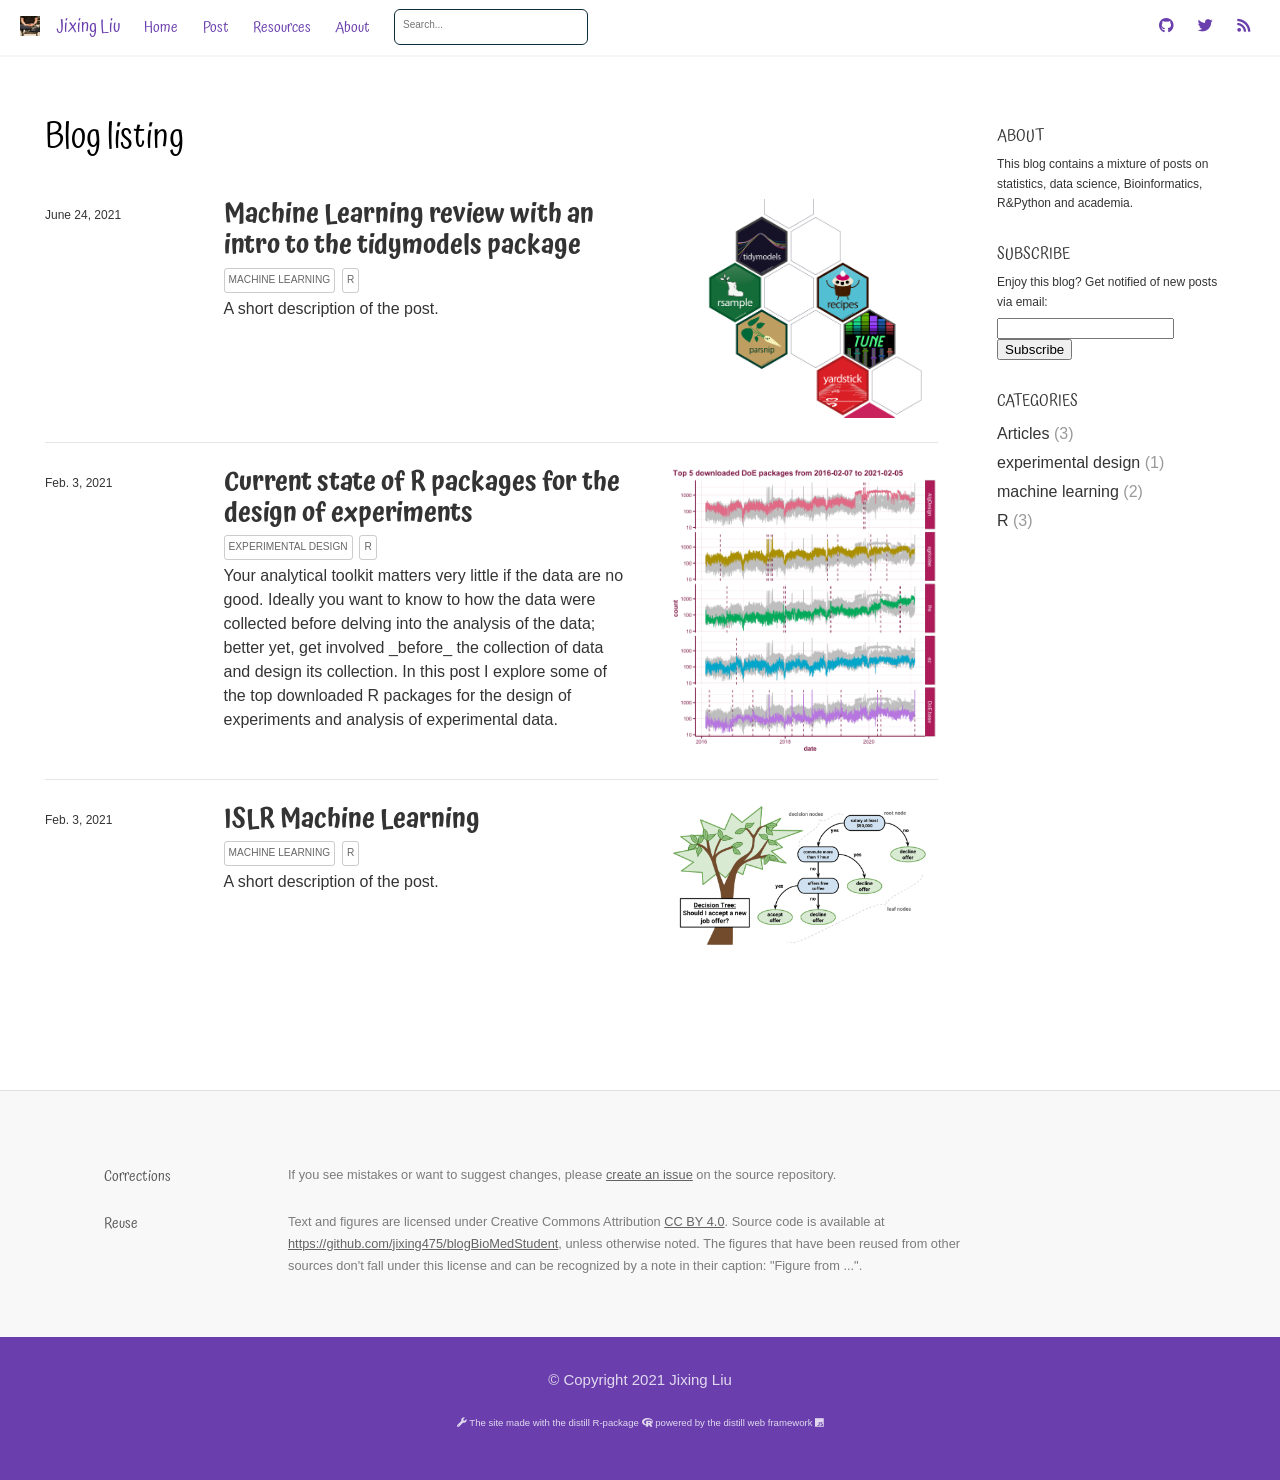
<file: docs/blog.html>
<!DOCTYPE html>

<html xmlns="http://www.w3.org/1999/xhtml" lang="" xml:lang="">

<head>
  <meta charset="utf-8"/>
  <meta name="viewport" content="width=device-width, initial-scale=1"/>
  <meta http-equiv="X-UA-Compatible" content="IE=Edge,chrome=1"/>
  <meta name="generator" content="distill" />
  <link rel="alternate" type="application/rss+xml" href="https://jixing475.github.io/blogBioMedStudent/blog.xml" />

  <style type="text/css">
  /* Hide doc at startup (prevent jankiness while JS renders/transforms) */
  body {
    visibility: hidden;
  }
  </style>

 <!--radix_placeholder_import_source-->
 <!--/radix_placeholder_import_source-->

<style type="text/css">code{white-space: pre;}</style>
<style type="text/css" data-origin="pandoc">
pre > code.sourceCode { white-space: pre; position: relative; }
pre > code.sourceCode > span { display: inline-block; line-height: 1.25; }
pre > code.sourceCode > span:empty { height: 1.2em; }
.sourceCode { overflow: visible; }
code.sourceCode > span { color: inherit; text-decoration: inherit; }
div.sourceCode { margin: 1em 0; }
pre.sourceCode { margin: 0; }
@media screen {
div.sourceCode { overflow: auto; }
}
@media print {
pre > code.sourceCode { white-space: pre-wrap; }
pre > code.sourceCode > span { text-indent: -5em; padding-left: 5em; }
}
pre.numberSource code
  { counter-reset: source-line 0; }
pre.numberSource code > span
  { position: relative; left: -4em; counter-increment: source-line; }
pre.numberSource code > span > a:first-child::before
  { content: counter(source-line);
    position: relative; left: -1em; text-align: right; vertical-align: baseline;
    border: none; display: inline-block;
    -webkit-touch-callout: none; -webkit-user-select: none;
    -khtml-user-select: none; -moz-user-select: none;
    -ms-user-select: none; user-select: none;
    padding: 0 4px; width: 4em;
    color: #aaaaaa;
  }
pre.numberSource { margin-left: 3em; border-left: 1px solid #aaaaaa;  padding-left: 4px; }
div.sourceCode
  {   }
@media screen {
pre > code.sourceCode > span > a:first-child::before { text-decoration: underline; }
}
code span.al { color: #ad0000; } /* Alert */
code span.an { color: #5e5e5e; } /* Annotation */
code span.at { color: #20794d; } /* Attribute */
code span.bn { color: #ad0000; } /* BaseN */
code span.bu { } /* BuiltIn */
code span.cf { color: #007ba5; } /* ControlFlow */
code span.ch { color: #20794d; } /* Char */
code span.cn { color: #8f5902; } /* Constant */
code span.co { color: #5e5e5e; } /* Comment */
code span.cv { color: #5e5e5e; font-style: italic; } /* CommentVar */
code span.do { color: #5e5e5e; font-style: italic; } /* Documentation */
code span.dt { color: #ad0000; } /* DataType */
code span.dv { color: #ad0000; } /* DecVal */
code span.er { color: #ad0000; } /* Error */
code span.ex { } /* Extension */
code span.fl { color: #ad0000; } /* Float */
code span.fu { color: #4758ab; } /* Function */
code span.im { } /* Import */
code span.in { color: #5e5e5e; } /* Information */
code span.kw { color: #007ba5; } /* Keyword */
code span.op { color: #5e5e5e; } /* Operator */
code span.ot { color: #007ba5; } /* Other */
code span.pp { color: #ad0000; } /* Preprocessor */
code span.sc { color: #20794d; } /* SpecialChar */
code span.ss { color: #20794d; } /* SpecialString */
code span.st { color: #20794d; } /* String */
code span.va { color: #111111; } /* Variable */
code span.vs { color: #20794d; } /* VerbatimString */
code span.wa { color: #5e5e5e; font-style: italic; } /* Warning */
</style>

  <!--radix_placeholder_meta_tags-->
  <title>Jixing Liu: Blog listing</title>

  <meta property="description" itemprop="description" content="This blog contains a mixture of posts on statistics, data science, Bioinformatics, R&amp;Python and academia."/>

  <link rel="license" href="https://creativecommons.org/licenses/by/4.0/"/>
  <link rel="icon" type="image/png" href="images/avatar.png"/>


  <!--  https://developers.facebook.com/docs/sharing/webmasters#markup -->
  <meta property="og:title" content="Jixing Liu: Blog listing"/>
  <meta property="og:type" content="article"/>
  <meta property="og:description" content="This blog contains a mixture of posts on statistics, data science, Bioinformatics, R&amp;Python and academia."/>
  <meta property="og:locale" content="en_US"/>
  <meta property="og:site_name" content="Jixing Liu"/>

  <!--  https://dev.twitter.com/cards/types/summary -->
  <meta property="twitter:card" content="summary"/>
  <meta property="twitter:title" content="Jixing Liu: Blog listing"/>
  <meta property="twitter:description" content="This blog contains a mixture of posts on statistics, data science, Bioinformatics, R&amp;Python and academia."/>
  <meta property="twitter:site" content="@statsgen"/>

  <!--/radix_placeholder_meta_tags-->
  <!--radix_placeholder_rmarkdown_metadata-->

  <script type="text/json" id="radix-rmarkdown-metadata">
  {"type":"list","attributes":{"names":{"type":"character","attributes":{},"value":["title","description","listing"]}},"value":[{"type":"character","attributes":{},"value":["Blog listing"]},{"type":"character","attributes":{},"value":["This blog contains a mixture of posts on statistics, data science, Bioinformatics, R&Python and academia. \n"]},{"type":"character","attributes":{},"value":["posts"]}]}
  </script>
  <!--/radix_placeholder_rmarkdown_metadata-->
  <!--radix_placeholder_navigation_in_header-->
  <meta name="distill:offset" content=""/>

  <script type="application/javascript">

    window.headroom_prevent_pin = false;

    window.document.addEventListener("DOMContentLoaded", function (event) {

      // initialize headroom for banner
      var header = $('header').get(0);
      var headerHeight = header.offsetHeight;
      var headroom = new Headroom(header, {
        tolerance: 5,
        onPin : function() {
          if (window.headroom_prevent_pin) {
            window.headroom_prevent_pin = false;
            headroom.unpin();
          }
        }
      });
      headroom.init();
      if(window.location.hash)
        headroom.unpin();
      $(header).addClass('headroom--transition');

      // offset scroll location for banner on hash change
      // (see: https://github.com/WickyNilliams/headroom.js/issues/38)
      window.addEventListener("hashchange", function(event) {
        window.scrollTo(0, window.pageYOffset - (headerHeight + 25));
      });

      // responsive menu
      $('.distill-site-header').each(function(i, val) {
        var topnav = $(this);
        var toggle = topnav.find('.nav-toggle');
        toggle.on('click', function() {
          topnav.toggleClass('responsive');
        });
      });

      // nav dropdowns
      $('.nav-dropbtn').click(function(e) {
        $(this).next('.nav-dropdown-content').toggleClass('nav-dropdown-active');
        $(this).parent().siblings('.nav-dropdown')
           .children('.nav-dropdown-content').removeClass('nav-dropdown-active');
      });
      $("body").click(function(e){
        $('.nav-dropdown-content').removeClass('nav-dropdown-active');
      });
      $(".nav-dropdown").click(function(e){
        e.stopPropagation();
      });
    });
  </script>

  <style type="text/css">

  /* Theme (user-documented overrideables for nav appearance) */

  .distill-site-nav {
    color: rgba(255, 255, 255, 0.8);
    background-color: #0F2E3D;
    font-size: 15px;
    font-weight: 300;
  }

  .distill-site-nav a {
    color: inherit;
    text-decoration: none;
  }

  .distill-site-nav a:hover {
    color: white;
  }

  @media print {
    .distill-site-nav {
      display: none;
    }
  }

  .distill-site-header {

  }

  .distill-site-footer {

  }


  /* Site Header */

  .distill-site-header {
    width: 100%;
    box-sizing: border-box;
    z-index: 3;
  }

  .distill-site-header .nav-left {
    display: inline-block;
    margin-left: 8px;
  }

  @media screen and (max-width: 768px) {
    .distill-site-header .nav-left {
      margin-left: 0;
    }
  }


  .distill-site-header .nav-right {
    float: right;
    margin-right: 8px;
  }

  .distill-site-header a,
  .distill-site-header .title {
    display: inline-block;
    text-align: center;
    padding: 14px 10px 14px 10px;
  }

  .distill-site-header .title {
    font-size: 18px;
    min-width: 150px;
  }

  .distill-site-header .logo {
    padding: 0;
  }

  .distill-site-header .logo img {
    display: none;
    max-height: 20px;
    width: auto;
    margin-bottom: -4px;
  }

  .distill-site-header .nav-image img {
    max-height: 18px;
    width: auto;
    display: inline-block;
    margin-bottom: -3px;
  }



  @media screen and (min-width: 1000px) {
    .distill-site-header .logo img {
      display: inline-block;
    }
    .distill-site-header .nav-left {
      margin-left: 20px;
    }
    .distill-site-header .nav-right {
      margin-right: 20px;
    }
    .distill-site-header .title {
      padding-left: 12px;
    }
  }


  .distill-site-header .nav-toggle {
    display: none;
  }

  .nav-dropdown {
    display: inline-block;
    position: relative;
  }

  .nav-dropdown .nav-dropbtn {
    border: none;
    outline: none;
    color: rgba(255, 255, 255, 0.8);
    padding: 16px 10px;
    background-color: transparent;
    font-family: inherit;
    font-size: inherit;
    font-weight: inherit;
    margin: 0;
    margin-top: 1px;
    z-index: 2;
  }

  .nav-dropdown-content {
    display: none;
    position: absolute;
    background-color: white;
    min-width: 200px;
    border: 1px solid rgba(0,0,0,0.15);
    border-radius: 4px;
    box-shadow: 0px 8px 16px 0px rgba(0,0,0,0.1);
    z-index: 1;
    margin-top: 2px;
    white-space: nowrap;
    padding-top: 4px;
    padding-bottom: 4px;
  }

  .nav-dropdown-content hr {
    margin-top: 4px;
    margin-bottom: 4px;
    border: none;
    border-bottom: 1px solid rgba(0, 0, 0, 0.1);
  }

  .nav-dropdown-active {
    display: block;
  }

  .nav-dropdown-content a, .nav-dropdown-content .nav-dropdown-header {
    color: black;
    padding: 6px 24px;
    text-decoration: none;
    display: block;
    text-align: left;
  }

  .nav-dropdown-content .nav-dropdown-header {
    display: block;
    padding: 5px 24px;
    padding-bottom: 0;
    text-transform: uppercase;
    font-size: 14px;
    color: #999999;
    white-space: nowrap;
  }

  .nav-dropdown:hover .nav-dropbtn {
    color: white;
  }

  .nav-dropdown-content a:hover {
    background-color: #ddd;
    color: black;
  }

  .nav-right .nav-dropdown-content {
    margin-left: -45%;
    right: 0;
  }

  @media screen and (max-width: 768px) {
    .distill-site-header a, .distill-site-header .nav-dropdown  {display: none;}
    .distill-site-header a.nav-toggle {
      float: right;
      display: block;
    }
    .distill-site-header .title {
      margin-left: 0;
    }
    .distill-site-header .nav-right {
      margin-right: 0;
    }
    .distill-site-header {
      overflow: hidden;
    }
    .nav-right .nav-dropdown-content {
      margin-left: 0;
    }
  }


  @media screen and (max-width: 768px) {
    .distill-site-header.responsive {position: relative; min-height: 500px; }
    .distill-site-header.responsive a.nav-toggle {
      position: absolute;
      right: 0;
      top: 0;
    }
    .distill-site-header.responsive a,
    .distill-site-header.responsive .nav-dropdown {
      display: block;
      text-align: left;
    }
    .distill-site-header.responsive .nav-left,
    .distill-site-header.responsive .nav-right {
      width: 100%;
    }
    .distill-site-header.responsive .nav-dropdown {float: none;}
    .distill-site-header.responsive .nav-dropdown-content {position: relative;}
    .distill-site-header.responsive .nav-dropdown .nav-dropbtn {
      display: block;
      width: 100%;
      text-align: left;
    }
  }

  /* Site Footer */

  .distill-site-footer {
    width: 100%;
    overflow: hidden;
    box-sizing: border-box;
    z-index: 3;
    margin-top: 30px;
    padding-top: 30px;
    padding-bottom: 30px;
    text-align: center;
  }

  /* Headroom */

  d-title {
    padding-top: 6rem;
  }

  @media print {
    d-title {
      padding-top: 4rem;
    }
  }

  .headroom {
    z-index: 1000;
    position: fixed;
    top: 0;
    left: 0;
    right: 0;
  }

  .headroom--transition {
    transition: all .4s ease-in-out;
  }

  .headroom--unpinned {
    top: -100px;
  }

  .headroom--pinned {
    top: 0;
  }

  /* adjust viewport for navbar height */
  /* helps vertically center bootstrap (non-distill) content */
  .min-vh-100 {
    min-height: calc(100vh - 100px) !important;
  }

  </style>

  <script src="site_libs/jquery-1.11.3/jquery.min.js"></script>
  <link href="site_libs/font-awesome-5.1.0/css/all.css" rel="stylesheet"/>
  <link href="site_libs/font-awesome-5.1.0/css/v4-shims.css" rel="stylesheet"/>
  <script src="site_libs/headroom-0.9.4/headroom.min.js"></script>
  <script src="site_libs/autocomplete-0.37.1/autocomplete.min.js"></script>
  <script src="site_libs/fuse-6.4.1/fuse.min.js"></script>

  <script type="application/javascript">

  function getMeta(metaName) {
    var metas = document.getElementsByTagName('meta');
    for (let i = 0; i < metas.length; i++) {
      if (metas[i].getAttribute('name') === metaName) {
        return metas[i].getAttribute('content');
      }
    }
    return '';
  }

  function offsetURL(url) {
    var offset = getMeta('distill:offset');
    return offset ? offset + '/' + url : url;
  }

  function createFuseIndex() {

    // create fuse index
    var options = {
      keys: [
        { name: 'title', weight: 20 },
        { name: 'categories', weight: 15 },
        { name: 'description', weight: 10 },
        { name: 'contents', weight: 5 },
      ],
      ignoreLocation: true,
      threshold: 0
    };
    var fuse = new window.Fuse([], options);

    // fetch the main search.json
    return fetch(offsetURL('search.json'))
      .then(function(response) {
        if (response.status == 200) {
          return response.json().then(function(json) {
            // index main articles
            json.articles.forEach(function(article) {
              fuse.add(article);
            });
            // download collections and index their articles
            return Promise.all(json.collections.map(function(collection) {
              return fetch(offsetURL(collection)).then(function(response) {
                if (response.status === 200) {
                  return response.json().then(function(articles) {
                    articles.forEach(function(article) {
                      fuse.add(article);
                    });
                  })
                } else {
                  return Promise.reject(
                    new Error('Unexpected status from search index request: ' +
                              response.status)
                  );
                }
              });
            })).then(function() {
              return fuse;
            });
          });

        } else {
          return Promise.reject(
            new Error('Unexpected status from search index request: ' +
                        response.status)
          );
        }
      });
  }

  window.document.addEventListener("DOMContentLoaded", function (event) {

    // get search element (bail if we don't have one)
    var searchEl = window.document.getElementById('distill-search');
    if (!searchEl)
      return;

    createFuseIndex()
      .then(function(fuse) {

        // make search box visible
        searchEl.classList.remove('hidden');

        // initialize autocomplete
        var options = {
          autoselect: true,
          hint: false,
          minLength: 2,
        };
        window.autocomplete(searchEl, options, [{
          source: function(query, callback) {
            const searchOptions = {
              isCaseSensitive: false,
              shouldSort: true,
              minMatchCharLength: 2,
              limit: 10,
            };
            var results = fuse.search(query, searchOptions);
            callback(results
              .map(function(result) { return result.item; })
            );
          },
          templates: {
            suggestion: function(suggestion) {
              var img = suggestion.preview && Object.keys(suggestion.preview).length > 0
                ? `<img src="${offsetURL(suggestion.preview)}"</img>`
                : '';
              var html = `
                <div class="search-item">
                  <h3>${suggestion.title}</h3>
                  <div class="search-item-description">
                    ${suggestion.description || ''}
                  </div>
                  <div class="search-item-preview">
                    ${img}
                  </div>
                </div>
              `;
              return html;
            }
          }
        }]).on('autocomplete:selected', function(event, suggestion) {
          window.location.href = offsetURL(suggestion.path);
        });
        // remove inline display style on autocompleter (we want to
        // manage responsive display via css)
        $('.algolia-autocomplete').css("display", "");
      })
      .catch(function(error) {
        console.log(error);
      });

  });

  </script>

  <style type="text/css">

  .nav-search {
    font-size: x-small;
  }

  /* Algolioa Autocomplete */

  .algolia-autocomplete {
    display: inline-block;
    margin-left: 10px;
    vertical-align: sub;
    background-color: white;
    color: black;
    padding: 6px;
    padding-top: 8px;
    padding-bottom: 0;
    border-radius: 6px;
    border: 1px #0F2E3D solid;
    width: 180px;
  }


  @media screen and (max-width: 768px) {
    .distill-site-nav .algolia-autocomplete {
      display: none;
      visibility: hidden;
    }
    .distill-site-nav.responsive .algolia-autocomplete {
      display: inline-block;
      visibility: visible;
    }
    .distill-site-nav.responsive .algolia-autocomplete .aa-dropdown-menu {
      margin-left: 0;
      width: 400px;
      max-height: 400px;
    }
  }

  .algolia-autocomplete .aa-input, .algolia-autocomplete .aa-hint {
    width: 90%;
    outline: none;
    border: none;
  }

  .algolia-autocomplete .aa-hint {
    color: #999;
  }
  .algolia-autocomplete .aa-dropdown-menu {
    width: 550px;
    max-height: 70vh;
    overflow-x: visible;
    overflow-y: scroll;
    padding: 5px;
    margin-top: 3px;
    margin-left: -150px;
    background-color: #fff;
    border-radius: 5px;
    border: 1px solid #999;
    border-top: none;
  }

  .algolia-autocomplete .aa-dropdown-menu .aa-suggestion {
    cursor: pointer;
    padding: 5px 4px;
    border-bottom: 1px solid #eee;
  }

  .algolia-autocomplete .aa-dropdown-menu .aa-suggestion:last-of-type {
    border-bottom: none;
    margin-bottom: 2px;
  }

  .algolia-autocomplete .aa-dropdown-menu .aa-suggestion .search-item {
    overflow: hidden;
    font-size: 0.8em;
    line-height: 1.4em;
  }

  .algolia-autocomplete .aa-dropdown-menu .aa-suggestion .search-item h3 {
    font-size: 1rem;
    margin-block-start: 0;
    margin-block-end: 5px;
  }

  .algolia-autocomplete .aa-dropdown-menu .aa-suggestion .search-item-description {
    display: inline-block;
    overflow: hidden;
    height: 2.8em;
    width: 80%;
    margin-right: 4%;
  }

  .algolia-autocomplete .aa-dropdown-menu .aa-suggestion .search-item-preview {
    display: inline-block;
    width: 15%;
  }

  .algolia-autocomplete .aa-dropdown-menu .aa-suggestion .search-item-preview img {
    height: 3em;
    width: auto;
    display: none;
  }

  .algolia-autocomplete .aa-dropdown-menu .aa-suggestion .search-item-preview img[src] {
    display: initial;
  }

  .algolia-autocomplete .aa-dropdown-menu .aa-suggestion.aa-cursor {
    background-color: #eee;
  }
  .algolia-autocomplete .aa-dropdown-menu .aa-suggestion em {
    font-weight: bold;
    font-style: normal;
  }

  </style>


  <!--/radix_placeholder_navigation_in_header-->
  <!--radix_placeholder_distill-->

  <style type="text/css">

  body {
    background-color: white;
  }

  .pandoc-table {
    width: 100%;
  }

  .pandoc-table>caption {
    margin-bottom: 10px;
  }

  .pandoc-table th:not([align]) {
    text-align: left;
  }

  .pagedtable-footer {
    font-size: 15px;
  }

  d-byline .byline {
    grid-template-columns: 2fr 2fr;
  }

  d-byline .byline h3 {
    margin-block-start: 1.5em;
  }

  d-byline .byline .authors-affiliations h3 {
    margin-block-start: 0.5em;
  }

  .authors-affiliations .orcid-id {
    width: 16px;
    height:16px;
    margin-left: 4px;
    margin-right: 4px;
    vertical-align: middle;
    padding-bottom: 2px;
  }

  d-title .dt-tags {
    margin-top: 1em;
    grid-column: text;
  }

  .dt-tags .dt-tag {
    text-decoration: none;
    display: inline-block;
    color: rgba(0,0,0,0.6);
    padding: 0em 0.4em;
    margin-right: 0.5em;
    margin-bottom: 0.4em;
    font-size: 70%;
    border: 1px solid rgba(0,0,0,0.2);
    border-radius: 3px;
    text-transform: uppercase;
    font-weight: 500;
  }

  d-article table.gt_table td,
  d-article table.gt_table th {
    border-bottom: none;
  }

  .html-widget {
    margin-bottom: 2.0em;
  }

  .l-screen-inset {
    padding-right: 16px;
  }

  .l-screen .caption {
    margin-left: 10px;
  }

  .shaded {
    background: rgb(247, 247, 247);
    padding-top: 20px;
    padding-bottom: 20px;
    border-top: 1px solid rgba(0, 0, 0, 0.1);
    border-bottom: 1px solid rgba(0, 0, 0, 0.1);
  }

  .shaded .html-widget {
    margin-bottom: 0;
    border: 1px solid rgba(0, 0, 0, 0.1);
  }

  .shaded .shaded-content {
    background: white;
  }

  .text-output {
    margin-top: 0;
    line-height: 1.5em;
  }

  .hidden {
    display: none !important;
  }

  d-article {
    padding-top: 2.5rem;
    padding-bottom: 30px;
  }

  d-appendix {
    padding-top: 30px;
  }

  d-article>p>img {
    width: 100%;
  }

  d-article h2 {
    margin: 1rem 0 1.5rem 0;
  }

  d-article h3 {
    margin-top: 1.5rem;
  }

  d-article iframe {
    border: 1px solid rgba(0, 0, 0, 0.1);
    margin-bottom: 2.0em;
    width: 100%;
  }

  /* Tweak code blocks */

  d-article div.sourceCode code,
  d-article pre code {
    font-family: Consolas, Monaco, 'Andale Mono', 'Ubuntu Mono', monospace;
  }

  d-article pre,
  d-article div.sourceCode,
  d-article div.sourceCode pre {
    overflow: auto;
  }

  d-article div.sourceCode {
    background-color: white;
  }

  d-article div.sourceCode pre {
    padding-left: 10px;
    font-size: 12px;
    border-left: 2px solid rgba(0,0,0,0.1);
  }

  d-article pre {
    font-size: 12px;
    color: black;
    background: none;
    margin-top: 0;
    text-align: left;
    white-space: pre;
    word-spacing: normal;
    word-break: normal;
    word-wrap: normal;
    line-height: 1.5;

    -moz-tab-size: 4;
    -o-tab-size: 4;
    tab-size: 4;

    -webkit-hyphens: none;
    -moz-hyphens: none;
    -ms-hyphens: none;
    hyphens: none;
  }

  d-article pre a {
    border-bottom: none;
  }

  d-article pre a:hover {
    border-bottom: none;
    text-decoration: underline;
  }

  d-article details {
    grid-column: text;
    margin-bottom: 0.8em;
  }

  @media(min-width: 768px) {

  d-article pre,
  d-article div.sourceCode,
  d-article div.sourceCode pre {
    overflow: visible !important;
  }

  d-article div.sourceCode pre {
    padding-left: 18px;
    font-size: 14px;
  }

  d-article pre {
    font-size: 14px;
  }

  }

  figure img.external {
    background: white;
    border: 1px solid rgba(0, 0, 0, 0.1);
    box-shadow: 0 1px 8px rgba(0, 0, 0, 0.1);
    padding: 18px;
    box-sizing: border-box;
  }

  /* CSS for d-contents */

  .d-contents {
    grid-column: text;
    color: rgba(0,0,0,0.8);
    font-size: 0.9em;
    padding-bottom: 1em;
    margin-bottom: 1em;
    padding-bottom: 0.5em;
    margin-bottom: 1em;
    padding-left: 0.25em;
    justify-self: start;
  }

  @media(min-width: 1000px) {
    .d-contents.d-contents-float {
      height: 0;
      grid-column-start: 1;
      grid-column-end: 4;
      justify-self: center;
      padding-right: 3em;
      padding-left: 2em;
    }
  }

  .d-contents nav h3 {
    font-size: 18px;
    margin-top: 0;
    margin-bottom: 1em;
  }

  .d-contents li {
    list-style-type: none
  }

  .d-contents nav > ul {
    padding-left: 0;
  }

  .d-contents ul {
    padding-left: 1em
  }

  .d-contents nav ul li {
    margin-top: 0.6em;
    margin-bottom: 0.2em;
  }

  .d-contents nav a {
    font-size: 13px;
    border-bottom: none;
    text-decoration: none
    color: rgba(0, 0, 0, 0.8);
  }

  .d-contents nav a:hover {
    text-decoration: underline solid rgba(0, 0, 0, 0.6)
  }

  .d-contents nav > ul > li > a {
    font-weight: 600;
  }

  .d-contents nav > ul > li > ul {
    font-weight: inherit;
  }

  .d-contents nav > ul > li > ul > li {
    margin-top: 0.2em;
  }


  .d-contents nav ul {
    margin-top: 0;
    margin-bottom: 0.25em;
  }

  .d-article-with-toc h2:nth-child(2) {
    margin-top: 0;
  }


  /* Figure */

  .figure {
    position: relative;
    margin-bottom: 2.5em;
    margin-top: 1.5em;
  }

  .figure img {
    width: 100%;
  }

  .figure .caption {
    color: rgba(0, 0, 0, 0.6);
    font-size: 12px;
    line-height: 1.5em;
  }

  .figure img.external {
    background: white;
    border: 1px solid rgba(0, 0, 0, 0.1);
    box-shadow: 0 1px 8px rgba(0, 0, 0, 0.1);
    padding: 18px;
    box-sizing: border-box;
  }

  .figure .caption a {
    color: rgba(0, 0, 0, 0.6);
  }

  .figure .caption b,
  .figure .caption strong, {
    font-weight: 600;
    color: rgba(0, 0, 0, 1.0);
  }

  /* Citations */

  d-article .citation {
    color: inherit;
    cursor: inherit;
  }

  div.hanging-indent{
    margin-left: 1em; text-indent: -1em;
  }

  /* Citation hover box */

  .tippy-box[data-theme~=light-border] {
    background-color: rgba(250, 250, 250, 0.95);
  }

  .tippy-content > p {
    margin-bottom: 0;
    padding: 2px;
  }


  /* Tweak 1000px media break to show more text */

  @media(min-width: 1000px) {
    .base-grid,
    distill-header,
    d-title,
    d-abstract,
    d-article,
    d-appendix,
    distill-appendix,
    d-byline,
    d-footnote-list,
    d-citation-list,
    distill-footer {
      grid-template-columns: [screen-start] 1fr [page-start kicker-start] 80px [middle-start] 50px [text-start kicker-end] 65px 65px 65px 65px 65px 65px 65px 65px [text-end gutter-start] 65px [middle-end] 65px [page-end gutter-end] 1fr [screen-end];
      grid-column-gap: 16px;
    }

    .grid {
      grid-column-gap: 16px;
    }

    d-article {
      font-size: 1.06rem;
      line-height: 1.7em;
    }
    figure .caption, .figure .caption, figure figcaption {
      font-size: 13px;
    }
  }

  @media(min-width: 1180px) {
    .base-grid,
    distill-header,
    d-title,
    d-abstract,
    d-article,
    d-appendix,
    distill-appendix,
    d-byline,
    d-footnote-list,
    d-citation-list,
    distill-footer {
      grid-template-columns: [screen-start] 1fr [page-start kicker-start] 60px [middle-start] 60px [text-start kicker-end] 60px 60px 60px 60px 60px 60px 60px 60px [text-end gutter-start] 60px [middle-end] 60px [page-end gutter-end] 1fr [screen-end];
      grid-column-gap: 32px;
    }

    .grid {
      grid-column-gap: 32px;
    }
  }


  /* Get the citation styles for the appendix (not auto-injected on render since
     we do our own rendering of the citation appendix) */

  d-appendix .citation-appendix,
  .d-appendix .citation-appendix {
    font-size: 11px;
    line-height: 15px;
    border-left: 1px solid rgba(0, 0, 0, 0.1);
    padding-left: 18px;
    border: 1px solid rgba(0,0,0,0.1);
    background: rgba(0, 0, 0, 0.02);
    padding: 10px 18px;
    border-radius: 3px;
    color: rgba(150, 150, 150, 1);
    overflow: hidden;
    margin-top: -12px;
    white-space: pre-wrap;
    word-wrap: break-word;
  }

  /* Include appendix styles here so they can be overridden */

  d-appendix {
    contain: layout style;
    font-size: 0.8em;
    line-height: 1.7em;
    margin-top: 60px;
    margin-bottom: 0;
    border-top: 1px solid rgba(0, 0, 0, 0.1);
    color: rgba(0,0,0,0.5);
    padding-top: 60px;
    padding-bottom: 48px;
  }

  d-appendix h3 {
    grid-column: page-start / text-start;
    font-size: 15px;
    font-weight: 500;
    margin-top: 1em;
    margin-bottom: 0;
    color: rgba(0,0,0,0.65);
  }

  d-appendix h3 + * {
    margin-top: 1em;
  }

  d-appendix ol {
    padding: 0 0 0 15px;
  }

  @media (min-width: 768px) {
    d-appendix ol {
      padding: 0 0 0 30px;
      margin-left: -30px;
    }
  }

  d-appendix li {
    margin-bottom: 1em;
  }

  d-appendix a {
    color: rgba(0, 0, 0, 0.6);
  }

  d-appendix > * {
    grid-column: text;
  }

  d-appendix > d-footnote-list,
  d-appendix > d-citation-list,
  d-appendix > distill-appendix {
    grid-column: screen;
  }

  /* Include footnote styles here so they can be overridden */

  d-footnote-list {
    contain: layout style;
  }

  d-footnote-list > * {
    grid-column: text;
  }

  d-footnote-list a.footnote-backlink {
    color: rgba(0,0,0,0.3);
    padding-left: 0.5em;
  }



  /* Anchor.js */

  .anchorjs-link {
    /*transition: all .25s linear; */
    text-decoration: none;
    border-bottom: none;
  }
  *:hover > .anchorjs-link {
    margin-left: -1.125em !important;
    text-decoration: none;
    border-bottom: none;
  }

  /* Social footer */

  .social_footer {
    margin-top: 30px;
    margin-bottom: 0;
    color: rgba(0,0,0,0.67);
  }

  .disqus-comments {
    margin-right: 30px;
  }

  .disqus-comment-count {
    border-bottom: 1px solid rgba(0, 0, 0, 0.4);
    cursor: pointer;
  }

  #disqus_thread {
    margin-top: 30px;
  }

  .article-sharing a {
    border-bottom: none;
    margin-right: 8px;
  }

  .article-sharing a:hover {
    border-bottom: none;
  }

  .sidebar-section.subscribe {
    font-size: 12px;
    line-height: 1.6em;
  }

  .subscribe p {
    margin-bottom: 0.5em;
  }


  .article-footer .subscribe {
    font-size: 15px;
    margin-top: 45px;
  }


  .sidebar-section.custom {
    font-size: 12px;
    line-height: 1.6em;
  }

  .custom p {
    margin-bottom: 0.5em;
  }

  /* Styles for listing layout (hide title) */
  .layout-listing d-title, .layout-listing .d-title {
    display: none;
  }

  /* Styles for posts lists (not auto-injected) */


  .posts-with-sidebar {
    padding-left: 45px;
    padding-right: 45px;
  }

  .posts-list .description h2,
  .posts-list .description p {
    font-family: -apple-system, BlinkMacSystemFont, "Segoe UI", Roboto, Oxygen, Ubuntu, Cantarell, "Fira Sans", "Droid Sans", "Helvetica Neue", Arial, sans-serif;
  }

  .posts-list .description h2 {
    font-weight: 700;
    border-bottom: none;
    padding-bottom: 0;
  }

  .posts-list h2.post-tag {
    border-bottom: 1px solid rgba(0, 0, 0, 0.2);
    padding-bottom: 12px;
  }
  .posts-list {
    margin-top: 60px;
    margin-bottom: 24px;
  }

  .posts-list .post-preview {
    text-decoration: none;
    overflow: hidden;
    display: block;
    border-bottom: 1px solid rgba(0, 0, 0, 0.1);
    padding: 24px 0;
  }

  .post-preview-last {
    border-bottom: none !important;
  }

  .posts-list .posts-list-caption {
    grid-column: screen;
    font-weight: 400;
  }

  .posts-list .post-preview h2 {
    margin: 0 0 6px 0;
    line-height: 1.2em;
    font-style: normal;
    font-size: 24px;
  }

  .posts-list .post-preview p {
    margin: 0 0 12px 0;
    line-height: 1.4em;
    font-size: 16px;
  }

  .posts-list .post-preview .thumbnail {
    box-sizing: border-box;
    margin-bottom: 24px;
    position: relative;
    max-width: 500px;
  }
  .posts-list .post-preview img {
    width: 100%;
    display: block;
  }

  .posts-list .metadata {
    font-size: 12px;
    line-height: 1.4em;
    margin-bottom: 18px;
  }

  .posts-list .metadata > * {
    display: inline-block;
  }

  .posts-list .metadata .publishedDate {
    margin-right: 2em;
  }

  .posts-list .metadata .dt-authors {
    display: block;
    margin-top: 0.3em;
    margin-right: 2em;
  }

  .posts-list .dt-tags {
    display: block;
    line-height: 1em;
  }

  .posts-list .dt-tags .dt-tag {
    display: inline-block;
    color: rgba(0,0,0,0.6);
    padding: 0.3em 0.4em;
    margin-right: 0.2em;
    margin-bottom: 0.4em;
    font-size: 60%;
    border: 1px solid rgba(0,0,0,0.2);
    border-radius: 3px;
    text-transform: uppercase;
    font-weight: 500;
  }

  .posts-list img {
    opacity: 1;
  }

  .posts-list img[data-src] {
    opacity: 0;
  }

  .posts-more {
    clear: both;
  }


  .posts-sidebar {
    font-size: 16px;
  }

  .posts-sidebar h3 {
    font-size: 16px;
    margin-top: 0;
    margin-bottom: 0.5em;
    font-weight: 400;
    text-transform: uppercase;
  }

  .sidebar-section {
    margin-bottom: 30px;
  }

  .categories ul {
    list-style-type: none;
    margin: 0;
    padding: 0;
  }

  .categories li {
    color: rgba(0, 0, 0, 0.8);
    margin-bottom: 0;
  }

  .categories li>a {
    border-bottom: none;
  }

  .categories li>a:hover {
    border-bottom: 1px solid rgba(0, 0, 0, 0.4);
  }

  .categories .active {
    font-weight: 600;
  }

  .categories .category-count {
    color: rgba(0, 0, 0, 0.4);
  }


  @media(min-width: 768px) {
    .posts-list .post-preview h2 {
      font-size: 26px;
    }
    .posts-list .post-preview .thumbnail {
      float: right;
      width: 30%;
      margin-bottom: 0;
    }
    .posts-list .post-preview .description {
      float: left;
      width: 45%;
    }
    .posts-list .post-preview .metadata {
      float: left;
      width: 20%;
      margin-top: 8px;
    }
    .posts-list .post-preview p {
      margin: 0 0 12px 0;
      line-height: 1.5em;
      font-size: 16px;
    }
    .posts-with-sidebar .posts-list {
      float: left;
      width: 75%;
    }
    .posts-with-sidebar .posts-sidebar {
      float: right;
      width: 20%;
      margin-top: 60px;
      padding-top: 24px;
      padding-bottom: 24px;
    }
  }


  /* Improve display for browsers without grid (IE/Edge <= 15) */

  .downlevel {
    line-height: 1.6em;
    font-family: -apple-system, BlinkMacSystemFont, "Segoe UI", Roboto, Oxygen, Ubuntu, Cantarell, "Fira Sans", "Droid Sans", "Helvetica Neue", Arial, sans-serif;
    margin: 0;
  }

  .downlevel .d-title {
    padding-top: 6rem;
    padding-bottom: 1.5rem;
  }

  .downlevel .d-title h1 {
    font-size: 50px;
    font-weight: 700;
    line-height: 1.1em;
    margin: 0 0 0.5rem;
  }

  .downlevel .d-title p {
    font-weight: 300;
    font-size: 1.2rem;
    line-height: 1.55em;
    margin-top: 0;
  }

  .downlevel .d-byline {
    padding-top: 0.8em;
    padding-bottom: 0.8em;
    font-size: 0.8rem;
    line-height: 1.8em;
  }

  .downlevel .section-separator {
    border: none;
    border-top: 1px solid rgba(0, 0, 0, 0.1);
  }

  .downlevel .d-article {
    font-size: 1.06rem;
    line-height: 1.7em;
    padding-top: 1rem;
    padding-bottom: 2rem;
  }


  .downlevel .d-appendix {
    padding-left: 0;
    padding-right: 0;
    max-width: none;
    font-size: 0.8em;
    line-height: 1.7em;
    margin-bottom: 0;
    color: rgba(0,0,0,0.5);
    padding-top: 40px;
    padding-bottom: 48px;
  }

  .downlevel .footnotes ol {
    padding-left: 13px;
  }

  .downlevel .base-grid,
  .downlevel .distill-header,
  .downlevel .d-title,
  .downlevel .d-abstract,
  .downlevel .d-article,
  .downlevel .d-appendix,
  .downlevel .distill-appendix,
  .downlevel .d-byline,
  .downlevel .d-footnote-list,
  .downlevel .d-citation-list,
  .downlevel .distill-footer,
  .downlevel .appendix-bottom,
  .downlevel .posts-container {
    padding-left: 40px;
    padding-right: 40px;
  }

  @media(min-width: 768px) {
    .downlevel .base-grid,
    .downlevel .distill-header,
    .downlevel .d-title,
    .downlevel .d-abstract,
    .downlevel .d-article,
    .downlevel .d-appendix,
    .downlevel .distill-appendix,
    .downlevel .d-byline,
    .downlevel .d-footnote-list,
    .downlevel .d-citation-list,
    .downlevel .distill-footer,
    .downlevel .appendix-bottom,
    .downlevel .posts-container {
    padding-left: 150px;
    padding-right: 150px;
    max-width: 900px;
  }
  }

  .downlevel pre code {
    display: block;
    border-left: 2px solid rgba(0, 0, 0, .1);
    padding: 0 0 0 20px;
    font-size: 14px;
  }

  .downlevel code, .downlevel pre {
    color: black;
    background: none;
    font-family: Consolas, Monaco, 'Andale Mono', 'Ubuntu Mono', monospace;
    text-align: left;
    white-space: pre;
    word-spacing: normal;
    word-break: normal;
    word-wrap: normal;
    line-height: 1.5;

    -moz-tab-size: 4;
    -o-tab-size: 4;
    tab-size: 4;

    -webkit-hyphens: none;
    -moz-hyphens: none;
    -ms-hyphens: none;
    hyphens: none;
  }

  .downlevel .posts-list .post-preview {
    color: inherit;
  }



  </style>

  <script type="application/javascript">

  function is_downlevel_browser() {
    if (bowser.isUnsupportedBrowser({ msie: "12", msedge: "16"},
                                   window.navigator.userAgent)) {
      return true;
    } else {
      return window.load_distill_framework === undefined;
    }
  }

  // show body when load is complete
  function on_load_complete() {

    // add anchors
    if (window.anchors) {
      window.anchors.options.placement = 'left';
      window.anchors.add('d-article > h2, d-article > h3, d-article > h4, d-article > h5');
    }


    // set body to visible
    document.body.style.visibility = 'visible';

    // force redraw for leaflet widgets
    if (window.HTMLWidgets) {
      var maps = window.HTMLWidgets.findAll(".leaflet");
      $.each(maps, function(i, el) {
        var map = this.getMap();
        map.invalidateSize();
        map.eachLayer(function(layer) {
          if (layer instanceof L.TileLayer)
            layer.redraw();
        });
      });
    }

    // trigger 'shown' so htmlwidgets resize
    $('d-article').trigger('shown');
  }

  function init_distill() {

    init_common();

    // create front matter
    var front_matter = $('<d-front-matter></d-front-matter>');
    $('#distill-front-matter').wrap(front_matter);

    // create d-title
    $('.d-title').changeElementType('d-title');

    // create d-byline
    var byline = $('<d-byline></d-byline>');
    $('.d-byline').replaceWith(byline);

    // create d-article
    var article = $('<d-article></d-article>');
    $('.d-article').wrap(article).children().unwrap();

    // move posts container into article
    $('.posts-container').appendTo($('d-article'));

    // create d-appendix
    $('.d-appendix').changeElementType('d-appendix');

    // flag indicating that we have appendix items
    var appendix = $('.appendix-bottom').children('h3').length > 0;

    // replace footnotes with <d-footnote>
    $('.footnote-ref').each(function(i, val) {
      appendix = true;
      var href = $(this).attr('href');
      var id = href.replace('#', '');
      var fn = $('#' + id);
      var fn_p = $('#' + id + '>p');
      fn_p.find('.footnote-back').remove();
      var text = fn_p.html();
      var dtfn = $('<d-footnote></d-footnote>');
      dtfn.html(text);
      $(this).replaceWith(dtfn);
    });
    // remove footnotes
    $('.footnotes').remove();

    // move refs into #references-listing
    $('#references-listing').replaceWith($('#refs'));

    $('h1.appendix, h2.appendix').each(function(i, val) {
      $(this).changeElementType('h3');
    });
    $('h3.appendix').each(function(i, val) {
      var id = $(this).attr('id');
      $('.d-contents a[href="#' + id + '"]').parent().remove();
      appendix = true;
      $(this).nextUntil($('h1, h2, h3')).addBack().appendTo($('d-appendix'));
    });

    // show d-appendix if we have appendix content
    $("d-appendix").css('display', appendix ? 'grid' : 'none');

    // localize layout chunks to just output
    $('.layout-chunk').each(function(i, val) {

      // capture layout
      var layout = $(this).attr('data-layout');

      // apply layout to markdown level block elements
      var elements = $(this).children().not('details, div.sourceCode, pre, script');
      elements.each(function(i, el) {
        var layout_div = $('<div class="' + layout + '"></div>');
        if (layout_div.hasClass('shaded')) {
          var shaded_content = $('<div class="shaded-content"></div>');
          $(this).wrap(shaded_content);
          $(this).parent().wrap(layout_div);
        } else {
          $(this).wrap(layout_div);
        }
      });


      // unwrap the layout-chunk div
      $(this).children().unwrap();
    });

    // remove code block used to force  highlighting css
    $('.distill-force-highlighting-css').parent().remove();

    // remove empty line numbers inserted by pandoc when using a
    // custom syntax highlighting theme
    $('code.sourceCode a:empty').remove();

    // load distill framework
    load_distill_framework();

    // wait for window.distillRunlevel == 4 to do post processing
    function distill_post_process() {

      if (!window.distillRunlevel || window.distillRunlevel < 4)
        return;

      // hide author/affiliations entirely if we have no authors
      var front_matter = JSON.parse($("#distill-front-matter").html());
      var have_authors = front_matter.authors && front_matter.authors.length > 0;
      if (!have_authors)
        $('d-byline').addClass('hidden');

      // article with toc class
      $('.d-contents').parent().addClass('d-article-with-toc');

      // strip links that point to #
      $('.authors-affiliations').find('a[href="#"]').removeAttr('href');

      // add orcid ids
      $('.authors-affiliations').find('.author').each(function(i, el) {
        var orcid_id = front_matter.authors[i].orcidID;
        if (orcid_id) {
          var a = $('<a></a>');
          a.attr('href', 'https://orcid.org/' + orcid_id);
          var img = $('<img></img>');
          img.addClass('orcid-id');
          img.attr('alt', 'ORCID ID');
          img.attr('src','[data-uri]');
          a.append(img);
          $(this).append(a);
        }
      });

      // hide elements of author/affiliations grid that have no value
      function hide_byline_column(caption) {
        $('d-byline').find('h3:contains("' + caption + '")').parent().css('visibility', 'hidden');
      }

      // affiliations
      var have_affiliations = false;
      for (var i = 0; i<front_matter.authors.length; ++i) {
        var author = front_matter.authors[i];
        if (author.affiliation !== "&nbsp;") {
          have_affiliations = true;
          break;
        }
      }
      if (!have_affiliations)
        $('d-byline').find('h3:contains("Affiliations")').css('visibility', 'hidden');

      // published date
      if (!front_matter.publishedDate)
        hide_byline_column("Published");

      // document object identifier
      var doi = $('d-byline').find('h3:contains("DOI")');
      var doi_p = doi.next().empty();
      if (!front_matter.doi) {
        // if we have a citation and valid citationText then link to that
        if ($('#citation').length > 0 && front_matter.citationText) {
          doi.html('Citation');
          $('<a href="#citation"></a>')
            .text(front_matter.citationText)
            .appendTo(doi_p);
        } else {
          hide_byline_column("DOI");
        }
      } else {
        $('<a></a>')
           .attr('href', "https://doi.org/" + front_matter.doi)
           .html(front_matter.doi)
           .appendTo(doi_p);
      }

       // change plural form of authors/affiliations
      if (front_matter.authors.length === 1) {
        var grid = $('.authors-affiliations');
        grid.children('h3:contains("Authors")').text('Author');
        grid.children('h3:contains("Affiliations")').text('Affiliation');
      }

      // remove d-appendix and d-footnote-list local styles
      $('d-appendix > style:first-child').remove();
      $('d-footnote-list > style:first-child').remove();

      // move appendix-bottom entries to the bottom
      $('.appendix-bottom').appendTo('d-appendix').children().unwrap();
      $('.appendix-bottom').remove();

      // hoverable references
      $('span.citation[data-cites]').each(function() {
        var refHtml = $('#ref-' + $(this).attr('data-cites')).html();
        window.tippy(this, {
          allowHTML: true,
          content: refHtml,
          maxWidth: 500,
          interactive: true,
          interactiveBorder: 10,
          theme: 'light-border',
          placement: 'bottom-start'
        });
      });

      // clear polling timer
      clearInterval(tid);

      // show body now that everything is ready
      on_load_complete();
    }

    var tid = setInterval(distill_post_process, 50);
    distill_post_process();

  }

  function init_downlevel() {

    init_common();

     // insert hr after d-title
    $('.d-title').after($('<hr class="section-separator"/>'));

    // check if we have authors
    var front_matter = JSON.parse($("#distill-front-matter").html());
    var have_authors = front_matter.authors && front_matter.authors.length > 0;

    // manage byline/border
    if (!have_authors)
      $('.d-byline').remove();
    $('.d-byline').after($('<hr class="section-separator"/>'));
    $('.d-byline a').remove();

    // remove toc
    $('.d-contents').remove();

    // move appendix elements
    $('h1.appendix, h2.appendix').each(function(i, val) {
      $(this).changeElementType('h3');
    });
    $('h3.appendix').each(function(i, val) {
      $(this).nextUntil($('h1, h2, h3')).addBack().appendTo($('.d-appendix'));
    });


    // inject headers into references and footnotes
    var refs_header = $('<h3></h3>');
    refs_header.text('References');
    $('#refs').prepend(refs_header);

    var footnotes_header = $('<h3></h3');
    footnotes_header.text('Footnotes');
    $('.footnotes').children('hr').first().replaceWith(footnotes_header);

    // move appendix-bottom entries to the bottom
    $('.appendix-bottom').appendTo('.d-appendix').children().unwrap();
    $('.appendix-bottom').remove();

    // remove appendix if it's empty
    if ($('.d-appendix').children().length === 0)
      $('.d-appendix').remove();

    // prepend separator above appendix
    $('.d-appendix').before($('<hr class="section-separator" style="clear: both"/>'));

    // trim code
    $('pre>code').each(function(i, val) {
      $(this).html($.trim($(this).html()));
    });

    // move posts-container right before article
    $('.posts-container').insertBefore($('.d-article'));

    $('body').addClass('downlevel');

    on_load_complete();
  }


  function init_common() {

    // jquery plugin to change element types
    (function($) {
      $.fn.changeElementType = function(newType) {
        var attrs = {};

        $.each(this[0].attributes, function(idx, attr) {
          attrs[attr.nodeName] = attr.nodeValue;
        });

        this.replaceWith(function() {
          return $("<" + newType + "/>", attrs).append($(this).contents());
        });
      };
    })(jQuery);

    // prevent underline for linked images
    $('a > img').parent().css({'border-bottom' : 'none'});

    // mark non-body figures created by knitr chunks as 100% width
    $('.layout-chunk').each(function(i, val) {
      var figures = $(this).find('img, .html-widget');
      if ($(this).attr('data-layout') !== "l-body") {
        figures.css('width', '100%');
      } else {
        figures.css('max-width', '100%');
        figures.filter("[width]").each(function(i, val) {
          var fig = $(this);
          fig.css('width', fig.attr('width') + 'px');
        });

      }
    });

    // auto-append index.html to post-preview links in file: protocol
    // and in rstudio ide preview
    $('.post-preview').each(function(i, val) {
      if (window.location.protocol === "file:")
        $(this).attr('href', $(this).attr('href') + "index.html");
    });

    // get rid of index.html references in header
    if (window.location.protocol !== "file:") {
      $('.distill-site-header a[href]').each(function(i,val) {
        $(this).attr('href', $(this).attr('href').replace("index.html", "./"));
      });
    }

    // add class to pandoc style tables
    $('tr.header').parent('thead').parent('table').addClass('pandoc-table');
    $('.kable-table').children('table').addClass('pandoc-table');

    // add figcaption style to table captions
    $('caption').parent('table').addClass("figcaption");

    // initialize posts list
    if (window.init_posts_list)
      window.init_posts_list();

    // implmement disqus comment link
    $('.disqus-comment-count').click(function() {
      window.headroom_prevent_pin = true;
      $('#disqus_thread').toggleClass('hidden');
      if (!$('#disqus_thread').hasClass('hidden')) {
        var offset = $(this).offset();
        $(window).resize();
        $('html, body').animate({
          scrollTop: offset.top - 35
        });
      }
    });
  }

  document.addEventListener('DOMContentLoaded', function() {
    if (is_downlevel_browser())
      init_downlevel();
    else
      window.addEventListener('WebComponentsReady', init_distill);
  });

  </script>

  <style type="text/css">
  /* base variables */

  /* Edit the CSS properties in this file to create a custom
     Distill theme. Only edit values in the right column
     for each row; values shown are the CSS defaults.
     To return any property to the default,
     you may set its value to: unset
     All rows must end with a semi-colon.                      */

  /* Optional: embed custom fonts here with `@import`          */
  /* This must remain at the top of this file.                 */



  html {
    /*-- Main font sizes --*/
    --title-size:      50px;
    --body-size:       1.06rem;
    --code-size:       14px;
    --aside-size:      12px;
    --fig-cap-size:    13px;
    /*-- Main font colors --*/
    --title-color:     #000000;
    --header-color:    rgba(0, 0, 0, 0.8);
    --body-color:      rgba(0, 0, 0, 0.8);
    --aside-color:     rgba(0, 0, 0, 0.6);
    --fig-cap-color:   rgba(0, 0, 0, 0.6);
    /*-- Specify custom fonts ~~~ must be imported above   --*/
    --heading-font:    sans-serif;
    --mono-font:       monospace;
    --body-font:       sans-serif;
    --navbar-font:     sans-serif;  /* websites + blogs only */
  }

  /*-- ARTICLE METADATA --*/
  d-byline {
    --heading-size:    0.6rem;
    --heading-color:   rgba(0, 0, 0, 0.5);
    --body-size:       0.8rem;
    --body-color:      rgba(0, 0, 0, 0.8);
  }

  /*-- ARTICLE TABLE OF CONTENTS --*/
  .d-contents {
    --heading-size:    18px;
    --contents-size:   13px;
  }

  /*-- ARTICLE APPENDIX --*/
  d-appendix {
    --heading-size:    15px;
    --heading-color:   rgba(0, 0, 0, 0.65);
    --text-size:       0.8em;
    --text-color:      rgba(0, 0, 0, 0.5);
  }

  /*-- WEBSITE HEADER + FOOTER --*/
  /* These properties only apply to Distill sites and blogs  */

  .distill-site-header {
    --title-size:       18px;
    --text-color:       rgba(255, 255, 255, 0.8);
    --text-size:        15px;
    --hover-color:      white;
    --bkgd-color:       #0F2E3D;
  }

  .distill-site-footer {
    --text-color:       rgba(255, 255, 255, 0.8);
    --text-size:        15px;
    --hover-color:      white;
    --bkgd-color:       #0F2E3D;
  }

  /*-- Additional custom styles --*/
  /* Add any additional CSS rules below                      */
  </style>
  <style type="text/css">/* atma-regular - latin */
    @font-face {
      font-family: 'Atma';
      font-style: normal;
      font-weight: 400;
      src: url('../fonts/atma-v6-latin-regular.eot'); /* IE9 Compat Modes */
        src: local(''),
      url('../fonts/atma-v6-latin-regular.eot?#iefix') format('embedded-opentype'), /* IE6-IE8 */
        url('../fonts/atma-v6-latin-regular.woff2') format('woff2'), /* Super Modern Browsers */
        url('../fonts/atma-v6-latin-regular.woff') format('woff'), /* Modern Browsers */
        url('../fonts/atma-v6-latin-regular.ttf') format('truetype'), /* Safari, Android, iOS */
        url('../fonts/atma-v6-latin-regular.svg#Atma') format('svg'); /* Legacy iOS */
    }
  /* atma-600 - latin */
    @font-face {
      font-family: 'Atma';
      font-style: normal;
      font-weight: 600;
      src: url('../fonts/atma-v6-latin-600.eot'); /* IE9 Compat Modes */
        src: local(''),
      url('../fonts/atma-v6-latin-600.eot?#iefix') format('embedded-opentype'), /* IE6-IE8 */
        url('../fonts/atma-v6-latin-600.woff2') format('woff2'), /* Super Modern Browsers */
        url('../fonts/atma-v6-latin-600.woff') format('woff'), /* Modern Browsers */
        url('../fonts/atma-v6-latin-600.ttf') format('truetype'), /* Safari, Android, iOS */
        url('../fonts/atma-v6-latin-600.svg#Atma') format('svg'); /* Legacy iOS */
    }

  /* base variables */
    
    /* Edit the CSS properties in this file to create a custom
  Distill theme. Only edit values in the right column
  for each row; values shown are the CSS defaults.
  To return any property to the default,
  you may set its value to: unset
  All rows must end with a semi-colon.                      */
    
    /* Optional: embed custom fonts here with `@import`          */
    /* This must remain at the top of this file.                 */
    
    
    
    html {
      /*-- Main font sizes --*/
      --title-size:      50px;
      --body-size:       1.06rem;
      --code-size:       14px;
      --aside-size:      12px;
      --fig-cap-size:    13px;
      /*-- Main font colors --*/
      --title-color:     white;
      --header-color:    rgba(0, 0, 0, 0.8);
      --body-color:      rgba(0, 0, 0, 0.8);
      --aside-color:     rgba(0, 0, 0, 0.6);
      --fig-cap-color:   rgba(0, 0, 0, 0.6);
      /*-- Specify custom fonts ~~~ must be imported above   --*/
        --heading-font:    Atma;
      --mono-font:       monospace;
      --body-font:       sans-serif;
      --navbar-font:     Atma;  /* websites + blogs only */
    }

  /*-- ARTICLE METADATA --*/
    d-byline {
      --heading-size:    0.6rem;
      --heading-color:   rgba(173, 0, 89, 0.5);
      --body-size:       0.8rem;
      --body-color:      rgba(173, 0, 89, 0.8);
    }

  /*-- ARTICLE TABLE OF CONTENTS --*/
    .d-contents {
      --heading-size:    18px;
      --contents-size:   13px;
    }

  /*-- ARTICLE APPENDIX --*/
    d-appendix {
      --heading-size:    15px;
      --heading-color:   rgba(0, 0, 0, 0.65);
      --text-size:       0.8em;
      --text-color:      rgba(0, 0, 0, 0.5);
    }

  /*-- WEBSITE HEADER + FOOTER --*/
    /* These properties only apply to Distill sites and blogs  */
    
    .distill-site-header {
      --title-size:       18px;
      --text-color:       #6A3FAD;
      --text-size:        15px;
      --hover-color:      black;
      --bkgd-color:       white;
    }

  .distill-site-footer {
    --text-color:       rgba(255, 255, 255, 0.8);
    --text-size:        15px;
    --hover-color:      rgba(0, 0, 0, 1);
    --bkgd-color:       #6A3FAD;
  }

  /*-- Additional custom styles --*/
    /* Add any additional CSS rules below                      */
    
    nav {
      border-bottom: 2px solid rgba(222, 222, 222, 0.3);
    }


  .distill-site-header .title {
    min-width: 0px;
  }
  /*原主题颜色: rgba(106, 63, 173, 1)*/
  /*原主题颜色: #6A3FAD  */
  /*现主题颜色: #6A3FAD */

  /*更换步骤: 1: rgba(106, 63, 173, 1)  ➡  rgba(106, 63, 173, 1)*/
  /*更换步骤: 2: #6A3FAD  ➡  #6A3FAD */
  d-title {
    background-color: rgba(106, 63, 173, 1);
    color: white;
  }

  .posts-list > h1 {
    color: black!important;
  }

  d-title a {
    color: white;
  }

  d-byline {
    background-color: #f6e5ee;
  }

  d-appendix {
    background-color: #F8F8F8;
  }

  d-appendix .citation-appendix {
    color: black;
  }

  .distill-site-footer {
    margin-top: 0;
  }

  @media print {
    d-byline {
      --heading-color:   rgba(0, 0, 0, 0.5);
      --body-color:      rgba(0, 0, 0, 0.8);
    }
    d-title {
      --title-color: rgba(0, 0, 0, 1);
      color: rgba(0, 0, 0, 0.8);
    }
  }

  /*  category tag color  */ 
    .dt-tags .dt-tag {
      color: rgba(255, 255, 255, 0.6);
      border-color: rgba(255, 255, 255, 0.6);
    }

  /*  code color highlights and bg */ 
    d-article div.sourceCode pre {
      border-left: 2px solid rgba(121,0,62,0.1);
      background-color: #fff5f6!important;
        padding-top: 10px;
      padding-bottom: 10px;
      overflow-x: auto!important;
    }

  /* scroll bar color */
    
    ::-webkit-scrollbar {
      width: 8px;
      height: 8px;
    }

  ::-webkit-scrollbar-track {
    -webkit-box-shadow: inset 0 0 6px rgba(0,0,0,0.3); 
    -webkit-border-radius: 5px;
    border-radius: 5px;
  }

  ::-webkit-scrollbar-thumb {
    -webkit-border-radius: 5px;
    border-radius: 5px;
    background: rgba(173, 0, 89, 0.8); 
    -webkit-box-shadow: inset 0 0 6px rgba(0,0,0,0.5); 
  }

  /* end scroll bar color */
    
    d-article pre {
      background-color: #e3e3e3;
        padding: 10px;
    }

  code span.fu, code span.kw {
    color: #6A3FAD;
  }

  div.sourceCode {
    margin: 0;
  }

  pre, d-article pre {
    margin: 0;
  }</style>
  <style type="text/css">
  /* base style */

  /* FONT FAMILIES */

  :root {
    --heading-default: -apple-system, BlinkMacSystemFont, "Segoe UI", Roboto, Oxygen, Ubuntu, Cantarell, "Fira Sans", "Droid Sans", "Helvetica Neue", Arial, sans-serif;
    --mono-default: Consolas, Monaco, 'Andale Mono', 'Ubuntu Mono', monospace;
    --body-default: -apple-system, BlinkMacSystemFont, "Segoe UI", Roboto, Oxygen, Ubuntu, Cantarell, "Fira Sans", "Droid Sans", "Helvetica Neue", Arial, sans-serif;
  }

  body,
  .posts-list .post-preview p,
  .posts-list .description p {
    font-family: var(--body-font), var(--body-default);
  }

  h1, h2, h3, h4, h5, h6,
  .posts-list .post-preview h2,
  .posts-list .description h2 {
    font-family: var(--heading-font), var(--heading-default);
  }

  d-article div.sourceCode code,
  d-article pre code {
    font-family: var(--mono-font), var(--mono-default);
  }


  /*-- TITLE --*/
  d-title h1,
  .posts-list > h1 {
    color: var(--title-color, black);
  }

  d-title h1 {
    font-size: var(--title-size, 50px);
  }

  /*-- HEADERS --*/
  d-article h1,
  d-article h2,
  d-article h3,
  d-article h4,
  d-article h5,
  d-article h6 {
    color: var(--header-color, rgba(0, 0, 0, 0.8));
  }

  /*-- BODY --*/
  d-article > p,  /* only text inside of <p> tags */
  d-article > ul, /* lists */
  d-article > ol {
    color: var(--body-color, rgba(0, 0, 0, 0.8));
    font-size: var(--body-size, 1.06rem);
  }


  /*-- CODE --*/
  d-article div.sourceCode code,
  d-article pre code {
    font-size: var(--code-size, 14px);
  }

  /*-- ASIDE --*/
  d-article aside {
    font-size: var(--aside-size, 12px);
    color: var(--aside-color, rgba(0, 0, 0, 0.6));
  }

  /*-- FIGURE CAPTIONS --*/
  figure .caption,
  figure figcaption,
  .figure .caption {
    font-size: var(--fig-cap-size, 13px);
    color: var(--fig-cap-color, rgba(0, 0, 0, 0.6));
  }

  /*-- METADATA --*/
  d-byline h3 {
    font-size: var(--heading-size, 0.6rem);
    color: var(--heading-color, rgba(0, 0, 0, 0.5));
  }

  d-byline {
    font-size: var(--body-size, 0.8rem);
    color: var(--body-color, rgba(0, 0, 0, 0.8));
  }

  d-byline a,
  d-article d-byline a {
    color: var(--body-color, rgba(0, 0, 0, 0.8));
  }

  /*-- TABLE OF CONTENTS --*/
  .d-contents nav h3 {
    font-size: var(--heading-size, 18px);
  }

  .d-contents nav a {
    font-size: var(--contents-size, 13px);
  }

  /*-- APPENDIX --*/
  d-appendix h3 {
    font-size: var(--heading-size, 15px);
    color: var(--heading-color, rgba(0, 0, 0, 0.65));
  }

  d-appendix {
    font-size: var(--text-size, 0.8em);
    color: var(--text-color, rgba(0, 0, 0, 0.5));
  }

  d-appendix d-footnote-list a.footnote-backlink {
    color: var(--text-color, rgba(0, 0, 0, 0.5));
  }

  /*-- WEBSITE HEADER + FOOTER --*/
  .distill-site-header .title {
    font-size: var(--title-size, 18px);
    font-family: var(--navbar-font), var(--heading-default);
  }

  .distill-site-header a,
  .nav-dropdown .nav-dropbtn {
    font-family: var(--navbar-font), var(--heading-default);
  }

  .nav-dropdown .nav-dropbtn {
    color: var(--text-color, rgba(255, 255, 255, 0.8));
    font-size: var(--text-size, 15px);
  }

  .distill-site-header a:hover,
  .nav-dropdown:hover .nav-dropbtn {
    color: var(--hover-color, white);
  }

  .distill-site-header {
    font-size: var(--text-size, 15px);
    color: var(--text-color, rgba(255, 255, 255, 0.8));
    background-color: var(--bkgd-color, #0F2E3D);
  }

  .distill-site-footer {
    font-size: var(--text-size, 15px);
    color: var(--text-color, rgba(255, 255, 255, 0.8));
    background-color: var(--bkgd-color, #0F2E3D);
  }

  .distill-site-footer a:hover {
    color: var(--hover-color, white);
  }</style>
  <!--/radix_placeholder_distill-->
  <script src="site_libs/header-attrs-2.9.1/header-attrs.js"></script>
  <script src="site_libs/popper-2.6.0/popper.min.js"></script>
  <link href="site_libs/tippy-6.2.7/tippy.css" rel="stylesheet" />
  <link href="site_libs/tippy-6.2.7/tippy-light-border.css" rel="stylesheet" />
  <script src="site_libs/tippy-6.2.7/tippy.umd.min.js"></script>
  <script src="site_libs/anchor-4.2.2/anchor.min.js"></script>
  <script src="site_libs/bowser-1.9.3/bowser.min.js"></script>
  <script src="site_libs/webcomponents-2.0.0/webcomponents.js"></script>
  <script src="site_libs/distill-2.2.21/template.v2.js"></script>
  <!--radix_placeholder_site_in_header-->
  <script type="text/javascript" cookie-consent="tracking" async src="https://www.googletagmanager.com/gtag/js?id=UA-77195073-2"></script>
  <script type="text/javascript" cookie-consent="tracking">
  window.dataLayer = window.dataLayer || [];
  function gtag(){dataLayer.push(arguments);}
  gtag('js', new Date());
  gtag('config', 'UA-77195073-2');
  </script>
  <!--/radix_placeholder_site_in_header-->


</head>

<body class="layout-listing">

<!--radix_placeholder_front_matter-->

<script id="distill-front-matter" type="text/json">
{"title":"Blog listing","description":"This blog contains a mixture of posts on statistics, data science, Bioinformatics, R&Python and academia.","authors":[]}
</script>

<!--/radix_placeholder_front_matter-->
<!--radix_placeholder_navigation_before_body-->
<header class="header header--fixed" role="banner">
<nav class="distill-site-nav distill-site-header">
<div class="nav-left">
<a class="logo" href="https://jixing.org/">
<img src="images/avatar.png" alt="Logo"/>
</a>
<a href="index.html" class="title">Jixing Liu</a>
<a href="index.html">Home</a>
<a href="blog.html">Post</a>
<a href="resources.html">Resources</a>
<a href="about.html">About</a>
<input id="distill-search" class="nav-search hidden" type="text" placeholder="Search..."/>
</div>
<div class="nav-right">
<a href="https://github.com/jixing475">
<i class="fab fa-github" aria-hidden="true"></i>
</a>
<a href="https://twitter.com/studentZero475">
<i class="fab fa-twitter" aria-hidden="true"></i>
</a>
<a href="blog.xml">
<i class="fa fa-rss" aria-hidden="true"></i>
</a>
<a href="javascript:void(0);" class="nav-toggle">&#9776;</a>
</div>
</nav>
</header>
<!--/radix_placeholder_navigation_before_body-->
<!--radix_placeholder_site_before_body-->
<!--/radix_placeholder_site_before_body-->
<!--radix_placeholder_article_listing-->


<script type="application/javascript">

function init_posts_list() {

  function load_image(img) {
    var src = $(img).attr('data-src');
    if (src) {
      $(img).attr('src', src);
      $(img).load(function() {
        img.removeAttribute('data-src');
      });
    }
  }

  function set_posts_visible(posts, visible) {
    if (visible) {

      // show bottom border by default
      $(posts).removeClass('post-preview-last');

      // apply limits if need be
      var max_posts = 25;
      var apply_limits = $('.posts-container').hasClass('posts-apply-limit');
      if (apply_limits && posts.length > max_posts) {
        posts = $(posts).slice(0, max_posts);
      } else {
        $('.posts-more a').addClass('hidden');
      }

      // apply last style
      $(posts.slice(-1)[0]).addClass('post-preview-last');

      $(posts).removeClass('hidden');
      $(posts).find('img[data-src]').each(function(i, img) {
        load_image(img);
      });
    } else {
      $(posts).addClass('hidden');
    }
  }

  function apply_hash_filter() {

    // clear active state
    $('.categories .active').removeClass('active');

    // mark all posts invisible to start
    set_posts_visible($('.posts-list').children('a'), false);

    // if we have a hash filter
    if (window.location.hash && window.location.hash.startsWith("#category:")) {

      // mark posts that match the category visible
      var page_category = window.location.hash.replace(/^#category:/, "");
      var posts = $('.post-metadata').map(function(idx, script) {
        var metadata = $.parseJSON($(script).html());
        var post = null;
        $.each(metadata.categories, function(idx, category) {
          category = category.replace(/ /g,"_");
          if ((page_category || '').toLowerCase() === "articles" || category === page_category) {
            post = $(script).parent().get();
            return false;
          }
        });
        return post;
      });
      set_posts_visible(posts, true);

      // mark the hash active
      $('.categories li>a[href="' + window.location.hash + '"]').addClass('active');

      // update the list_caption
      var list_caption = $('.posts-list-caption');
      var caption = (page_category || '').toLowerCase() === "articles"
        ? list_caption.attr('data-caption')
        : ('Category: ' + page_category.replace(/_/g," "));
      list_caption.text(caption);

    } else {

      // no hash filter, make all posts visible (subject to max display)
      set_posts_visible($('.posts-list').children(), true);

      // reset list caption
      var list_caption = $('.posts-list-caption');
      list_caption.text(list_caption.attr('data-caption'));


    }
  }

  // more articles
  function apply_post_limits(apply) {
    if (apply) {
      $('.posts-container').addClass('posts-apply-limit');
      $('.posts-more a').removeClass('hidden');
    } else {
      $('.posts-container').removeClass('posts-apply-limit');
      $('.posts-more a').addClass('hidden');
    }
  }

  // click handling for tags
  $('.dt-tag').click(function(ev) {
    window.location.hash = '#category:' + $(this).text().replace(/ /g, "_");
    return false;
  })

  // hash filter handling
  apply_hash_filter();
  $(window).on('hashchange',function() {
    apply_post_limits(true);
    apply_hash_filter();
  });

  // more articles link
  $('.posts-more a').click(function(e) {
    e.preventDefault();
    apply_post_limits(false);
    apply_hash_filter();
    return false;
  });

}

</script>



<div class="posts-container posts-with-sidebar posts-apply-limit l-screen-inset">
<div class="posts-list">
<h1 class="posts-list-caption" data-caption="Blog listing">Blog listing</h1>
<a href="posts/2021-06-24-ml-review/" class="post-preview">
<script class="post-metadata" type="text/json">{"categories":["machine learning","R"]}</script>
<div class="metadata">
<div class="publishedDate">June 24, 2021</div>
</div>
<div class="thumbnail">
<img src="posts/2021-06-24-ml-review/ml-review_images/image-20210624170933171.png"/>
</div>
<div class="description">
<h2>Machine Learning review with an intro to the tidymodels package</h2>
<div class="dt-tags">
<div class="dt-tag">machine learning</div>
<div class="dt-tag">R</div>
</div>
<p>A short description of the post.</p>
</div>
</a>
<a href="posts/2021-02-03-current-state-of-experimental-design-r-packages/" class="post-preview">
<script class="post-metadata" type="text/json">{"categories":["experimental design","R"]}</script>
<div class="metadata">
<div class="publishedDate">Feb. 3, 2021</div>
</div>
<div class="thumbnail">
<img src="posts/2021-02-03-current-state-of-experimental-design-r-packages/figures/download-timeplot-1.png"/>
</div>
<div class="description">
<h2>Current state of R packages for the design of experiments</h2>
<div class="dt-tags">
<div class="dt-tag">experimental design</div>
<div class="dt-tag">R</div>
</div>
<p>Your analytical toolkit matters very little if the data are no good. Ideally you want to know to how the data were collected before delving into the analysis of the data; better yet, get involved _before_ the collection of data and design its collection. In this post I explore some of the top downloaded R packages for the design of experiments and analysis of experimental data.</p>
</div>
</a>
<a href="posts/2021-06-17-islrtreebasedmethods/" class="post-preview">
<script class="post-metadata" type="text/json">{"categories":["machine learning","R"]}</script>
<div class="metadata">
<div class="publishedDate">Feb. 3, 2021</div>
</div>
<div class="thumbnail">
<img src="posts/2021-06-17-islrtreebasedmethods/islrtreebasedmethods_photo/image-20210617171443567.png"/>
</div>
<div class="description">
<h2>ISLR Machine Learning </h2>
<div class="dt-tags">
<div class="dt-tag">machine learning</div>
<div class="dt-tag">R</div>
</div>
<p>A short description of the post.</p>
</div>
</a>
</div>
<div class="posts-sidebar">
<div><div class="sidebar-section custom">
  <h3>About</h3>
  This blog contains a mixture of 
  posts on statistics, data science, 
  Bioinformatics, R&Python and academia.
</div></div>
<div class="sidebar-section subscribe">
<h3>Subscribe</h3>
<form method='post' action='https://blogtrottr.com'>
  <p>Enjoy this blog? Get notified of new posts via email:</p>
  <input type='text' name='btr_email' />
  <input type='hidden' name='btr_url'
         value='https://emitanaka.org/blog.xml'/>
  <input type='hidden' name='schedule_type' value='0' />
  <input type='submit' value='Subscribe' />
</form>
</div>
<div class="sidebar-section categories">
<h3>Categories</h3>
<ul>
<li>
<a href="#category:Articles">Articles</a>
<span class="category-count">(3)</span>
</li>
<li>
<a href="#category:experimental_design">experimental design</a>
<span class="category-count">(1)</span>
</li>
<li>
<a href="#category:machine_learning">machine learning</a>
<span class="category-count">(2)</span>
</li>
<li>
<a href="#category:R">R</a>
<span class="category-count">(3)</span>
</li>
</ul>
</div>
</div>
<div class="posts-more">
<a href="#">More articles &raquo;</a>
</div>
</div>
<!--/radix_placeholder_article_listing-->

<div class="d-title">
<h1>Blog listing</h1>
<!--radix_placeholder_categories-->
<!--/radix_placeholder_categories-->
<p><p>This blog contains a mixture of posts on statistics, data science, Bioinformatics, R&amp;Python and academia.</p></p>
</div>


<div class="d-article">
<div class="sourceCode" id="cb1"><pre class="sourceCode r distill-force-highlighting-css"><code class="sourceCode r"></code></pre></div>
<!--radix_placeholder_article_footer-->
<!--/radix_placeholder_article_footer-->
</div>

<div class="d-appendix">
</div>


<!--radix_placeholder_site_after_body-->
<!--/radix_placeholder_site_after_body-->
<!--radix_placeholder_appendices-->
<div class="appendix-bottom">
<h3 id="updates-and-corrections">Corrections</h3>
<p>If you see mistakes or want to suggest changes, please <a href="https://github.com/jixing475/blogBioMedStudent/issues/new">create an issue</a> on the source repository.</p>
<h3 id="reuse">Reuse</h3>
<p>Text and figures are licensed under Creative Commons Attribution <a rel="license" href="https://creativecommons.org/licenses/by/4.0/">CC BY 4.0</a>. Source code is available at <a href="https://github.com/jixing475/blogBioMedStudent">https://github.com/jixing475/blogBioMedStudent</a>, unless otherwise noted. The figures that have been reused from other sources don't fall under this license and can be recognized by a note in their caption: "Figure from ...".</p>
</div>
<!--/radix_placeholder_appendices-->
<!--radix_placeholder_navigation_after_body-->
<div class="distill-site-nav distill-site-footer">
<p>© Copyright 2021 Jixing Liu</p>
<p><span style="font-size:0.6rem;"><i class="fas fa-wrench"></i> The site made with the distill R-package <i class="fab fa-r-project"></i> powered by the distill web framework <i class="fab fa-js"></i></span></p>
</div>
<!--/radix_placeholder_navigation_after_body-->


</body>

</html>
</file>
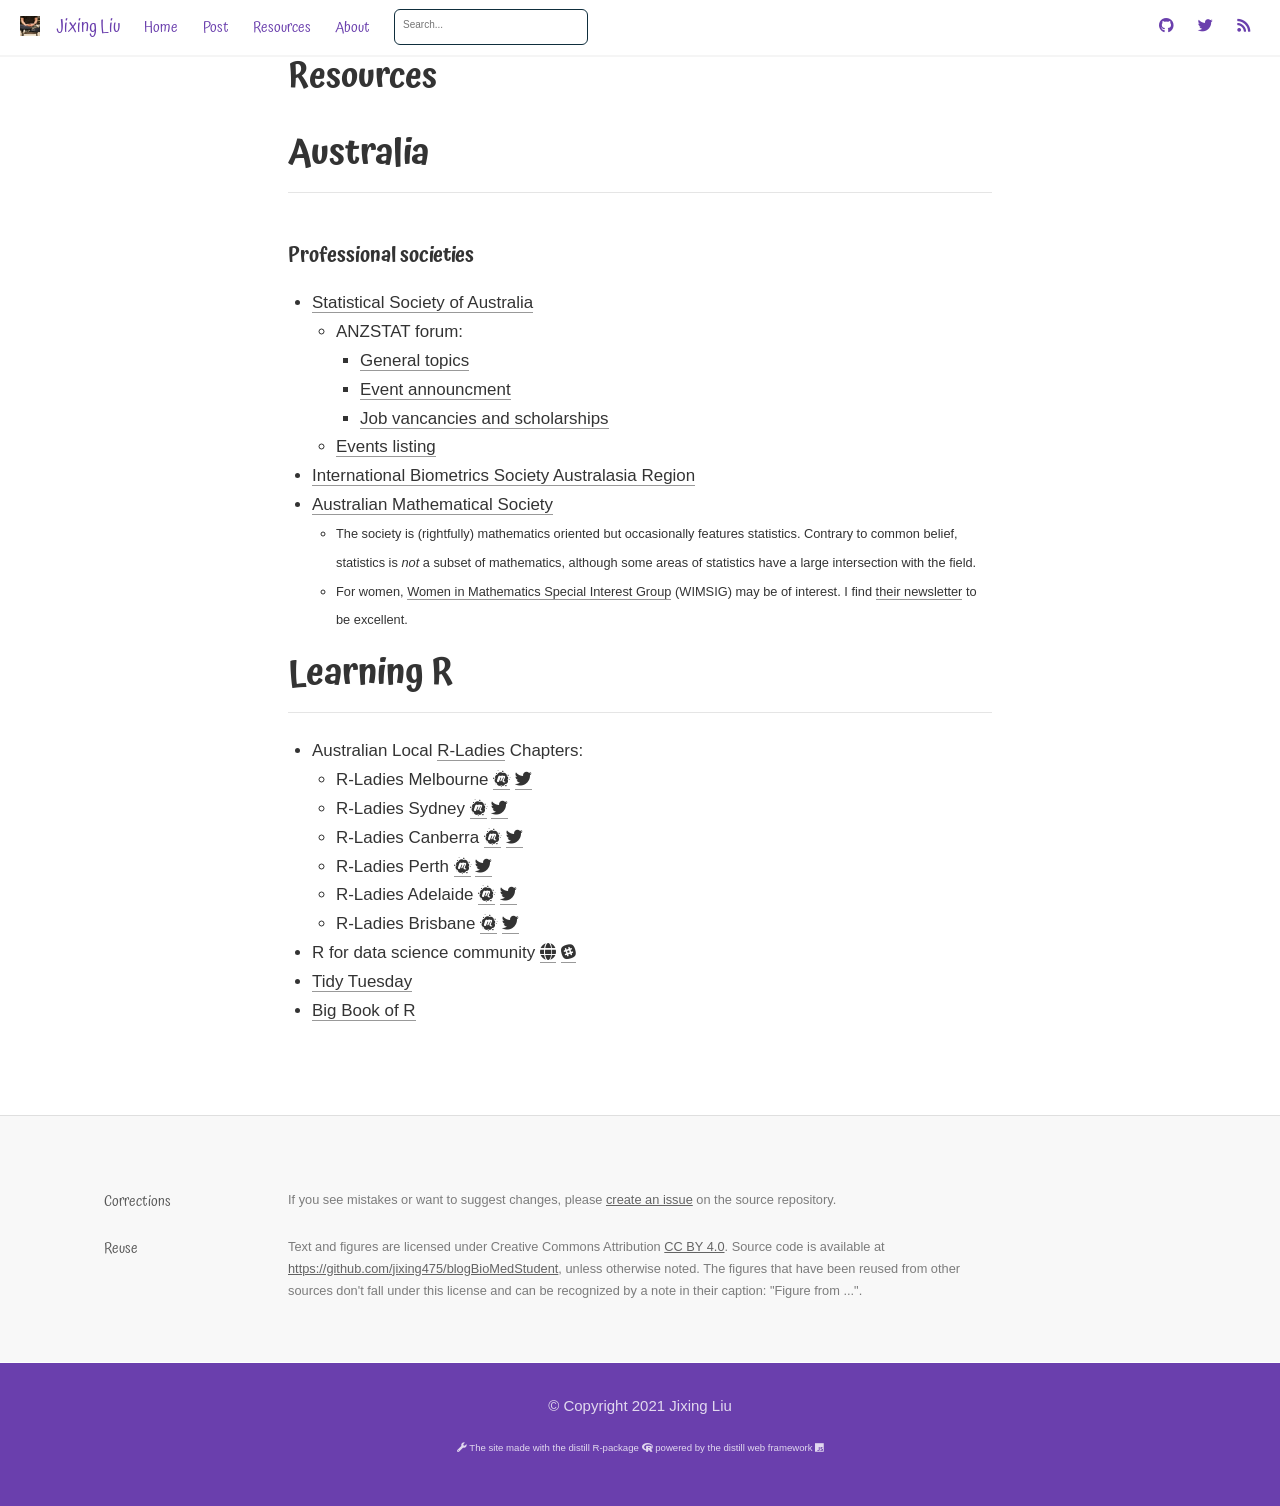
<file: docs/resources.html>
<!DOCTYPE html>

<html xmlns="http://www.w3.org/1999/xhtml" lang="" xml:lang="">

<head>
  <meta charset="utf-8"/>
  <meta name="viewport" content="width=device-width, initial-scale=1"/>
  <meta http-equiv="X-UA-Compatible" content="IE=Edge,chrome=1"/>
  <meta name="generator" content="distill" />

  <style type="text/css">
  /* Hide doc at startup (prevent jankiness while JS renders/transforms) */
  body {
    visibility: hidden;
  }
  </style>

 <!--radix_placeholder_import_source-->
 <!--/radix_placeholder_import_source-->

<style type="text/css">code{white-space: pre;}</style>
<style type="text/css" data-origin="pandoc">
pre > code.sourceCode { white-space: pre; position: relative; }
pre > code.sourceCode > span { display: inline-block; line-height: 1.25; }
pre > code.sourceCode > span:empty { height: 1.2em; }
.sourceCode { overflow: visible; }
code.sourceCode > span { color: inherit; text-decoration: inherit; }
div.sourceCode { margin: 1em 0; }
pre.sourceCode { margin: 0; }
@media screen {
div.sourceCode { overflow: auto; }
}
@media print {
pre > code.sourceCode { white-space: pre-wrap; }
pre > code.sourceCode > span { text-indent: -5em; padding-left: 5em; }
}
pre.numberSource code
  { counter-reset: source-line 0; }
pre.numberSource code > span
  { position: relative; left: -4em; counter-increment: source-line; }
pre.numberSource code > span > a:first-child::before
  { content: counter(source-line);
    position: relative; left: -1em; text-align: right; vertical-align: baseline;
    border: none; display: inline-block;
    -webkit-touch-callout: none; -webkit-user-select: none;
    -khtml-user-select: none; -moz-user-select: none;
    -ms-user-select: none; user-select: none;
    padding: 0 4px; width: 4em;
    color: #aaaaaa;
  }
pre.numberSource { margin-left: 3em; border-left: 1px solid #aaaaaa;  padding-left: 4px; }
div.sourceCode
  {   }
@media screen {
pre > code.sourceCode > span > a:first-child::before { text-decoration: underline; }
}
code span.al { color: #ad0000; } /* Alert */
code span.an { color: #5e5e5e; } /* Annotation */
code span.at { color: #20794d; } /* Attribute */
code span.bn { color: #ad0000; } /* BaseN */
code span.bu { } /* BuiltIn */
code span.cf { color: #007ba5; } /* ControlFlow */
code span.ch { color: #20794d; } /* Char */
code span.cn { color: #8f5902; } /* Constant */
code span.co { color: #5e5e5e; } /* Comment */
code span.cv { color: #5e5e5e; font-style: italic; } /* CommentVar */
code span.do { color: #5e5e5e; font-style: italic; } /* Documentation */
code span.dt { color: #ad0000; } /* DataType */
code span.dv { color: #ad0000; } /* DecVal */
code span.er { color: #ad0000; } /* Error */
code span.ex { } /* Extension */
code span.fl { color: #ad0000; } /* Float */
code span.fu { color: #4758ab; } /* Function */
code span.im { } /* Import */
code span.in { color: #5e5e5e; } /* Information */
code span.kw { color: #007ba5; } /* Keyword */
code span.op { color: #5e5e5e; } /* Operator */
code span.ot { color: #007ba5; } /* Other */
code span.pp { color: #ad0000; } /* Preprocessor */
code span.sc { color: #20794d; } /* SpecialChar */
code span.ss { color: #20794d; } /* SpecialString */
code span.st { color: #20794d; } /* String */
code span.va { color: #111111; } /* Variable */
code span.vs { color: #20794d; } /* VerbatimString */
code span.wa { color: #5e5e5e; font-style: italic; } /* Warning */
</style>

  <!--radix_placeholder_meta_tags-->
  <title>Jixing Liu: Resources</title>

  <meta property="description" itemprop="description" content="This section contains some resources that are perhaps useful for others."/>

  <link rel="license" href="https://creativecommons.org/licenses/by/4.0/"/>
  <link rel="icon" type="image/png" href="images/avatar.png"/>


  <!--  https://developers.facebook.com/docs/sharing/webmasters#markup -->
  <meta property="og:title" content="Jixing Liu: Resources"/>
  <meta property="og:type" content="article"/>
  <meta property="og:description" content="This section contains some resources that are perhaps useful for others."/>
  <meta property="og:locale" content="en_US"/>
  <meta property="og:site_name" content="Jixing Liu"/>

  <!--  https://dev.twitter.com/cards/types/summary -->
  <meta property="twitter:card" content="summary"/>
  <meta property="twitter:title" content="Jixing Liu: Resources"/>
  <meta property="twitter:description" content="This section contains some resources that are perhaps useful for others."/>
  <meta property="twitter:site" content="@statsgen"/>

  <!--/radix_placeholder_meta_tags-->
  <!--radix_placeholder_rmarkdown_metadata-->

  <script type="text/json" id="radix-rmarkdown-metadata">
  {"type":"list","attributes":{"names":{"type":"character","attributes":{},"value":["title","description"]}},"value":[{"type":"character","attributes":{},"value":["Resources"]},{"type":"character","attributes":{},"value":["This section contains some resources that are perhaps useful for others."]}]}
  </script>
  <!--/radix_placeholder_rmarkdown_metadata-->
  <!--radix_placeholder_navigation_in_header-->
  <meta name="distill:offset" content=""/>

  <script type="application/javascript">

    window.headroom_prevent_pin = false;

    window.document.addEventListener("DOMContentLoaded", function (event) {

      // initialize headroom for banner
      var header = $('header').get(0);
      var headerHeight = header.offsetHeight;
      var headroom = new Headroom(header, {
        tolerance: 5,
        onPin : function() {
          if (window.headroom_prevent_pin) {
            window.headroom_prevent_pin = false;
            headroom.unpin();
          }
        }
      });
      headroom.init();
      if(window.location.hash)
        headroom.unpin();
      $(header).addClass('headroom--transition');

      // offset scroll location for banner on hash change
      // (see: https://github.com/WickyNilliams/headroom.js/issues/38)
      window.addEventListener("hashchange", function(event) {
        window.scrollTo(0, window.pageYOffset - (headerHeight + 25));
      });

      // responsive menu
      $('.distill-site-header').each(function(i, val) {
        var topnav = $(this);
        var toggle = topnav.find('.nav-toggle');
        toggle.on('click', function() {
          topnav.toggleClass('responsive');
        });
      });

      // nav dropdowns
      $('.nav-dropbtn').click(function(e) {
        $(this).next('.nav-dropdown-content').toggleClass('nav-dropdown-active');
        $(this).parent().siblings('.nav-dropdown')
           .children('.nav-dropdown-content').removeClass('nav-dropdown-active');
      });
      $("body").click(function(e){
        $('.nav-dropdown-content').removeClass('nav-dropdown-active');
      });
      $(".nav-dropdown").click(function(e){
        e.stopPropagation();
      });
    });
  </script>

  <style type="text/css">

  /* Theme (user-documented overrideables for nav appearance) */

  .distill-site-nav {
    color: rgba(255, 255, 255, 0.8);
    background-color: #0F2E3D;
    font-size: 15px;
    font-weight: 300;
  }

  .distill-site-nav a {
    color: inherit;
    text-decoration: none;
  }

  .distill-site-nav a:hover {
    color: white;
  }

  @media print {
    .distill-site-nav {
      display: none;
    }
  }

  .distill-site-header {

  }

  .distill-site-footer {

  }


  /* Site Header */

  .distill-site-header {
    width: 100%;
    box-sizing: border-box;
    z-index: 3;
  }

  .distill-site-header .nav-left {
    display: inline-block;
    margin-left: 8px;
  }

  @media screen and (max-width: 768px) {
    .distill-site-header .nav-left {
      margin-left: 0;
    }
  }


  .distill-site-header .nav-right {
    float: right;
    margin-right: 8px;
  }

  .distill-site-header a,
  .distill-site-header .title {
    display: inline-block;
    text-align: center;
    padding: 14px 10px 14px 10px;
  }

  .distill-site-header .title {
    font-size: 18px;
    min-width: 150px;
  }

  .distill-site-header .logo {
    padding: 0;
  }

  .distill-site-header .logo img {
    display: none;
    max-height: 20px;
    width: auto;
    margin-bottom: -4px;
  }

  .distill-site-header .nav-image img {
    max-height: 18px;
    width: auto;
    display: inline-block;
    margin-bottom: -3px;
  }



  @media screen and (min-width: 1000px) {
    .distill-site-header .logo img {
      display: inline-block;
    }
    .distill-site-header .nav-left {
      margin-left: 20px;
    }
    .distill-site-header .nav-right {
      margin-right: 20px;
    }
    .distill-site-header .title {
      padding-left: 12px;
    }
  }


  .distill-site-header .nav-toggle {
    display: none;
  }

  .nav-dropdown {
    display: inline-block;
    position: relative;
  }

  .nav-dropdown .nav-dropbtn {
    border: none;
    outline: none;
    color: rgba(255, 255, 255, 0.8);
    padding: 16px 10px;
    background-color: transparent;
    font-family: inherit;
    font-size: inherit;
    font-weight: inherit;
    margin: 0;
    margin-top: 1px;
    z-index: 2;
  }

  .nav-dropdown-content {
    display: none;
    position: absolute;
    background-color: white;
    min-width: 200px;
    border: 1px solid rgba(0,0,0,0.15);
    border-radius: 4px;
    box-shadow: 0px 8px 16px 0px rgba(0,0,0,0.1);
    z-index: 1;
    margin-top: 2px;
    white-space: nowrap;
    padding-top: 4px;
    padding-bottom: 4px;
  }

  .nav-dropdown-content hr {
    margin-top: 4px;
    margin-bottom: 4px;
    border: none;
    border-bottom: 1px solid rgba(0, 0, 0, 0.1);
  }

  .nav-dropdown-active {
    display: block;
  }

  .nav-dropdown-content a, .nav-dropdown-content .nav-dropdown-header {
    color: black;
    padding: 6px 24px;
    text-decoration: none;
    display: block;
    text-align: left;
  }

  .nav-dropdown-content .nav-dropdown-header {
    display: block;
    padding: 5px 24px;
    padding-bottom: 0;
    text-transform: uppercase;
    font-size: 14px;
    color: #999999;
    white-space: nowrap;
  }

  .nav-dropdown:hover .nav-dropbtn {
    color: white;
  }

  .nav-dropdown-content a:hover {
    background-color: #ddd;
    color: black;
  }

  .nav-right .nav-dropdown-content {
    margin-left: -45%;
    right: 0;
  }

  @media screen and (max-width: 768px) {
    .distill-site-header a, .distill-site-header .nav-dropdown  {display: none;}
    .distill-site-header a.nav-toggle {
      float: right;
      display: block;
    }
    .distill-site-header .title {
      margin-left: 0;
    }
    .distill-site-header .nav-right {
      margin-right: 0;
    }
    .distill-site-header {
      overflow: hidden;
    }
    .nav-right .nav-dropdown-content {
      margin-left: 0;
    }
  }


  @media screen and (max-width: 768px) {
    .distill-site-header.responsive {position: relative; min-height: 500px; }
    .distill-site-header.responsive a.nav-toggle {
      position: absolute;
      right: 0;
      top: 0;
    }
    .distill-site-header.responsive a,
    .distill-site-header.responsive .nav-dropdown {
      display: block;
      text-align: left;
    }
    .distill-site-header.responsive .nav-left,
    .distill-site-header.responsive .nav-right {
      width: 100%;
    }
    .distill-site-header.responsive .nav-dropdown {float: none;}
    .distill-site-header.responsive .nav-dropdown-content {position: relative;}
    .distill-site-header.responsive .nav-dropdown .nav-dropbtn {
      display: block;
      width: 100%;
      text-align: left;
    }
  }

  /* Site Footer */

  .distill-site-footer {
    width: 100%;
    overflow: hidden;
    box-sizing: border-box;
    z-index: 3;
    margin-top: 30px;
    padding-top: 30px;
    padding-bottom: 30px;
    text-align: center;
  }

  /* Headroom */

  d-title {
    padding-top: 6rem;
  }

  @media print {
    d-title {
      padding-top: 4rem;
    }
  }

  .headroom {
    z-index: 1000;
    position: fixed;
    top: 0;
    left: 0;
    right: 0;
  }

  .headroom--transition {
    transition: all .4s ease-in-out;
  }

  .headroom--unpinned {
    top: -100px;
  }

  .headroom--pinned {
    top: 0;
  }

  /* adjust viewport for navbar height */
  /* helps vertically center bootstrap (non-distill) content */
  .min-vh-100 {
    min-height: calc(100vh - 100px) !important;
  }

  </style>

  <script src="site_libs/jquery-1.11.3/jquery.min.js"></script>
  <link href="site_libs/font-awesome-5.1.0/css/all.css" rel="stylesheet"/>
  <link href="site_libs/font-awesome-5.1.0/css/v4-shims.css" rel="stylesheet"/>
  <script src="site_libs/headroom-0.9.4/headroom.min.js"></script>
  <script src="site_libs/autocomplete-0.37.1/autocomplete.min.js"></script>
  <script src="site_libs/fuse-6.4.1/fuse.min.js"></script>

  <script type="application/javascript">

  function getMeta(metaName) {
    var metas = document.getElementsByTagName('meta');
    for (let i = 0; i < metas.length; i++) {
      if (metas[i].getAttribute('name') === metaName) {
        return metas[i].getAttribute('content');
      }
    }
    return '';
  }

  function offsetURL(url) {
    var offset = getMeta('distill:offset');
    return offset ? offset + '/' + url : url;
  }

  function createFuseIndex() {

    // create fuse index
    var options = {
      keys: [
        { name: 'title', weight: 20 },
        { name: 'categories', weight: 15 },
        { name: 'description', weight: 10 },
        { name: 'contents', weight: 5 },
      ],
      ignoreLocation: true,
      threshold: 0
    };
    var fuse = new window.Fuse([], options);

    // fetch the main search.json
    return fetch(offsetURL('search.json'))
      .then(function(response) {
        if (response.status == 200) {
          return response.json().then(function(json) {
            // index main articles
            json.articles.forEach(function(article) {
              fuse.add(article);
            });
            // download collections and index their articles
            return Promise.all(json.collections.map(function(collection) {
              return fetch(offsetURL(collection)).then(function(response) {
                if (response.status === 200) {
                  return response.json().then(function(articles) {
                    articles.forEach(function(article) {
                      fuse.add(article);
                    });
                  })
                } else {
                  return Promise.reject(
                    new Error('Unexpected status from search index request: ' +
                              response.status)
                  );
                }
              });
            })).then(function() {
              return fuse;
            });
          });

        } else {
          return Promise.reject(
            new Error('Unexpected status from search index request: ' +
                        response.status)
          );
        }
      });
  }

  window.document.addEventListener("DOMContentLoaded", function (event) {

    // get search element (bail if we don't have one)
    var searchEl = window.document.getElementById('distill-search');
    if (!searchEl)
      return;

    createFuseIndex()
      .then(function(fuse) {

        // make search box visible
        searchEl.classList.remove('hidden');

        // initialize autocomplete
        var options = {
          autoselect: true,
          hint: false,
          minLength: 2,
        };
        window.autocomplete(searchEl, options, [{
          source: function(query, callback) {
            const searchOptions = {
              isCaseSensitive: false,
              shouldSort: true,
              minMatchCharLength: 2,
              limit: 10,
            };
            var results = fuse.search(query, searchOptions);
            callback(results
              .map(function(result) { return result.item; })
            );
          },
          templates: {
            suggestion: function(suggestion) {
              var img = suggestion.preview && Object.keys(suggestion.preview).length > 0
                ? `<img src="${offsetURL(suggestion.preview)}"</img>`
                : '';
              var html = `
                <div class="search-item">
                  <h3>${suggestion.title}</h3>
                  <div class="search-item-description">
                    ${suggestion.description || ''}
                  </div>
                  <div class="search-item-preview">
                    ${img}
                  </div>
                </div>
              `;
              return html;
            }
          }
        }]).on('autocomplete:selected', function(event, suggestion) {
          window.location.href = offsetURL(suggestion.path);
        });
        // remove inline display style on autocompleter (we want to
        // manage responsive display via css)
        $('.algolia-autocomplete').css("display", "");
      })
      .catch(function(error) {
        console.log(error);
      });

  });

  </script>

  <style type="text/css">

  .nav-search {
    font-size: x-small;
  }

  /* Algolioa Autocomplete */

  .algolia-autocomplete {
    display: inline-block;
    margin-left: 10px;
    vertical-align: sub;
    background-color: white;
    color: black;
    padding: 6px;
    padding-top: 8px;
    padding-bottom: 0;
    border-radius: 6px;
    border: 1px #0F2E3D solid;
    width: 180px;
  }


  @media screen and (max-width: 768px) {
    .distill-site-nav .algolia-autocomplete {
      display: none;
      visibility: hidden;
    }
    .distill-site-nav.responsive .algolia-autocomplete {
      display: inline-block;
      visibility: visible;
    }
    .distill-site-nav.responsive .algolia-autocomplete .aa-dropdown-menu {
      margin-left: 0;
      width: 400px;
      max-height: 400px;
    }
  }

  .algolia-autocomplete .aa-input, .algolia-autocomplete .aa-hint {
    width: 90%;
    outline: none;
    border: none;
  }

  .algolia-autocomplete .aa-hint {
    color: #999;
  }
  .algolia-autocomplete .aa-dropdown-menu {
    width: 550px;
    max-height: 70vh;
    overflow-x: visible;
    overflow-y: scroll;
    padding: 5px;
    margin-top: 3px;
    margin-left: -150px;
    background-color: #fff;
    border-radius: 5px;
    border: 1px solid #999;
    border-top: none;
  }

  .algolia-autocomplete .aa-dropdown-menu .aa-suggestion {
    cursor: pointer;
    padding: 5px 4px;
    border-bottom: 1px solid #eee;
  }

  .algolia-autocomplete .aa-dropdown-menu .aa-suggestion:last-of-type {
    border-bottom: none;
    margin-bottom: 2px;
  }

  .algolia-autocomplete .aa-dropdown-menu .aa-suggestion .search-item {
    overflow: hidden;
    font-size: 0.8em;
    line-height: 1.4em;
  }

  .algolia-autocomplete .aa-dropdown-menu .aa-suggestion .search-item h3 {
    font-size: 1rem;
    margin-block-start: 0;
    margin-block-end: 5px;
  }

  .algolia-autocomplete .aa-dropdown-menu .aa-suggestion .search-item-description {
    display: inline-block;
    overflow: hidden;
    height: 2.8em;
    width: 80%;
    margin-right: 4%;
  }

  .algolia-autocomplete .aa-dropdown-menu .aa-suggestion .search-item-preview {
    display: inline-block;
    width: 15%;
  }

  .algolia-autocomplete .aa-dropdown-menu .aa-suggestion .search-item-preview img {
    height: 3em;
    width: auto;
    display: none;
  }

  .algolia-autocomplete .aa-dropdown-menu .aa-suggestion .search-item-preview img[src] {
    display: initial;
  }

  .algolia-autocomplete .aa-dropdown-menu .aa-suggestion.aa-cursor {
    background-color: #eee;
  }
  .algolia-autocomplete .aa-dropdown-menu .aa-suggestion em {
    font-weight: bold;
    font-style: normal;
  }

  </style>


  <!--/radix_placeholder_navigation_in_header-->
  <!--radix_placeholder_distill-->

  <style type="text/css">

  body {
    background-color: white;
  }

  .pandoc-table {
    width: 100%;
  }

  .pandoc-table>caption {
    margin-bottom: 10px;
  }

  .pandoc-table th:not([align]) {
    text-align: left;
  }

  .pagedtable-footer {
    font-size: 15px;
  }

  d-byline .byline {
    grid-template-columns: 2fr 2fr;
  }

  d-byline .byline h3 {
    margin-block-start: 1.5em;
  }

  d-byline .byline .authors-affiliations h3 {
    margin-block-start: 0.5em;
  }

  .authors-affiliations .orcid-id {
    width: 16px;
    height:16px;
    margin-left: 4px;
    margin-right: 4px;
    vertical-align: middle;
    padding-bottom: 2px;
  }

  d-title .dt-tags {
    margin-top: 1em;
    grid-column: text;
  }

  .dt-tags .dt-tag {
    text-decoration: none;
    display: inline-block;
    color: rgba(0,0,0,0.6);
    padding: 0em 0.4em;
    margin-right: 0.5em;
    margin-bottom: 0.4em;
    font-size: 70%;
    border: 1px solid rgba(0,0,0,0.2);
    border-radius: 3px;
    text-transform: uppercase;
    font-weight: 500;
  }

  d-article table.gt_table td,
  d-article table.gt_table th {
    border-bottom: none;
  }

  .html-widget {
    margin-bottom: 2.0em;
  }

  .l-screen-inset {
    padding-right: 16px;
  }

  .l-screen .caption {
    margin-left: 10px;
  }

  .shaded {
    background: rgb(247, 247, 247);
    padding-top: 20px;
    padding-bottom: 20px;
    border-top: 1px solid rgba(0, 0, 0, 0.1);
    border-bottom: 1px solid rgba(0, 0, 0, 0.1);
  }

  .shaded .html-widget {
    margin-bottom: 0;
    border: 1px solid rgba(0, 0, 0, 0.1);
  }

  .shaded .shaded-content {
    background: white;
  }

  .text-output {
    margin-top: 0;
    line-height: 1.5em;
  }

  .hidden {
    display: none !important;
  }

  d-article {
    padding-top: 2.5rem;
    padding-bottom: 30px;
  }

  d-appendix {
    padding-top: 30px;
  }

  d-article>p>img {
    width: 100%;
  }

  d-article h2 {
    margin: 1rem 0 1.5rem 0;
  }

  d-article h3 {
    margin-top: 1.5rem;
  }

  d-article iframe {
    border: 1px solid rgba(0, 0, 0, 0.1);
    margin-bottom: 2.0em;
    width: 100%;
  }

  /* Tweak code blocks */

  d-article div.sourceCode code,
  d-article pre code {
    font-family: Consolas, Monaco, 'Andale Mono', 'Ubuntu Mono', monospace;
  }

  d-article pre,
  d-article div.sourceCode,
  d-article div.sourceCode pre {
    overflow: auto;
  }

  d-article div.sourceCode {
    background-color: white;
  }

  d-article div.sourceCode pre {
    padding-left: 10px;
    font-size: 12px;
    border-left: 2px solid rgba(0,0,0,0.1);
  }

  d-article pre {
    font-size: 12px;
    color: black;
    background: none;
    margin-top: 0;
    text-align: left;
    white-space: pre;
    word-spacing: normal;
    word-break: normal;
    word-wrap: normal;
    line-height: 1.5;

    -moz-tab-size: 4;
    -o-tab-size: 4;
    tab-size: 4;

    -webkit-hyphens: none;
    -moz-hyphens: none;
    -ms-hyphens: none;
    hyphens: none;
  }

  d-article pre a {
    border-bottom: none;
  }

  d-article pre a:hover {
    border-bottom: none;
    text-decoration: underline;
  }

  d-article details {
    grid-column: text;
    margin-bottom: 0.8em;
  }

  @media(min-width: 768px) {

  d-article pre,
  d-article div.sourceCode,
  d-article div.sourceCode pre {
    overflow: visible !important;
  }

  d-article div.sourceCode pre {
    padding-left: 18px;
    font-size: 14px;
  }

  d-article pre {
    font-size: 14px;
  }

  }

  figure img.external {
    background: white;
    border: 1px solid rgba(0, 0, 0, 0.1);
    box-shadow: 0 1px 8px rgba(0, 0, 0, 0.1);
    padding: 18px;
    box-sizing: border-box;
  }

  /* CSS for d-contents */

  .d-contents {
    grid-column: text;
    color: rgba(0,0,0,0.8);
    font-size: 0.9em;
    padding-bottom: 1em;
    margin-bottom: 1em;
    padding-bottom: 0.5em;
    margin-bottom: 1em;
    padding-left: 0.25em;
    justify-self: start;
  }

  @media(min-width: 1000px) {
    .d-contents.d-contents-float {
      height: 0;
      grid-column-start: 1;
      grid-column-end: 4;
      justify-self: center;
      padding-right: 3em;
      padding-left: 2em;
    }
  }

  .d-contents nav h3 {
    font-size: 18px;
    margin-top: 0;
    margin-bottom: 1em;
  }

  .d-contents li {
    list-style-type: none
  }

  .d-contents nav > ul {
    padding-left: 0;
  }

  .d-contents ul {
    padding-left: 1em
  }

  .d-contents nav ul li {
    margin-top: 0.6em;
    margin-bottom: 0.2em;
  }

  .d-contents nav a {
    font-size: 13px;
    border-bottom: none;
    text-decoration: none
    color: rgba(0, 0, 0, 0.8);
  }

  .d-contents nav a:hover {
    text-decoration: underline solid rgba(0, 0, 0, 0.6)
  }

  .d-contents nav > ul > li > a {
    font-weight: 600;
  }

  .d-contents nav > ul > li > ul {
    font-weight: inherit;
  }

  .d-contents nav > ul > li > ul > li {
    margin-top: 0.2em;
  }


  .d-contents nav ul {
    margin-top: 0;
    margin-bottom: 0.25em;
  }

  .d-article-with-toc h2:nth-child(2) {
    margin-top: 0;
  }


  /* Figure */

  .figure {
    position: relative;
    margin-bottom: 2.5em;
    margin-top: 1.5em;
  }

  .figure img {
    width: 100%;
  }

  .figure .caption {
    color: rgba(0, 0, 0, 0.6);
    font-size: 12px;
    line-height: 1.5em;
  }

  .figure img.external {
    background: white;
    border: 1px solid rgba(0, 0, 0, 0.1);
    box-shadow: 0 1px 8px rgba(0, 0, 0, 0.1);
    padding: 18px;
    box-sizing: border-box;
  }

  .figure .caption a {
    color: rgba(0, 0, 0, 0.6);
  }

  .figure .caption b,
  .figure .caption strong, {
    font-weight: 600;
    color: rgba(0, 0, 0, 1.0);
  }

  /* Citations */

  d-article .citation {
    color: inherit;
    cursor: inherit;
  }

  div.hanging-indent{
    margin-left: 1em; text-indent: -1em;
  }

  /* Citation hover box */

  .tippy-box[data-theme~=light-border] {
    background-color: rgba(250, 250, 250, 0.95);
  }

  .tippy-content > p {
    margin-bottom: 0;
    padding: 2px;
  }


  /* Tweak 1000px media break to show more text */

  @media(min-width: 1000px) {
    .base-grid,
    distill-header,
    d-title,
    d-abstract,
    d-article,
    d-appendix,
    distill-appendix,
    d-byline,
    d-footnote-list,
    d-citation-list,
    distill-footer {
      grid-template-columns: [screen-start] 1fr [page-start kicker-start] 80px [middle-start] 50px [text-start kicker-end] 65px 65px 65px 65px 65px 65px 65px 65px [text-end gutter-start] 65px [middle-end] 65px [page-end gutter-end] 1fr [screen-end];
      grid-column-gap: 16px;
    }

    .grid {
      grid-column-gap: 16px;
    }

    d-article {
      font-size: 1.06rem;
      line-height: 1.7em;
    }
    figure .caption, .figure .caption, figure figcaption {
      font-size: 13px;
    }
  }

  @media(min-width: 1180px) {
    .base-grid,
    distill-header,
    d-title,
    d-abstract,
    d-article,
    d-appendix,
    distill-appendix,
    d-byline,
    d-footnote-list,
    d-citation-list,
    distill-footer {
      grid-template-columns: [screen-start] 1fr [page-start kicker-start] 60px [middle-start] 60px [text-start kicker-end] 60px 60px 60px 60px 60px 60px 60px 60px [text-end gutter-start] 60px [middle-end] 60px [page-end gutter-end] 1fr [screen-end];
      grid-column-gap: 32px;
    }

    .grid {
      grid-column-gap: 32px;
    }
  }


  /* Get the citation styles for the appendix (not auto-injected on render since
     we do our own rendering of the citation appendix) */

  d-appendix .citation-appendix,
  .d-appendix .citation-appendix {
    font-size: 11px;
    line-height: 15px;
    border-left: 1px solid rgba(0, 0, 0, 0.1);
    padding-left: 18px;
    border: 1px solid rgba(0,0,0,0.1);
    background: rgba(0, 0, 0, 0.02);
    padding: 10px 18px;
    border-radius: 3px;
    color: rgba(150, 150, 150, 1);
    overflow: hidden;
    margin-top: -12px;
    white-space: pre-wrap;
    word-wrap: break-word;
  }

  /* Include appendix styles here so they can be overridden */

  d-appendix {
    contain: layout style;
    font-size: 0.8em;
    line-height: 1.7em;
    margin-top: 60px;
    margin-bottom: 0;
    border-top: 1px solid rgba(0, 0, 0, 0.1);
    color: rgba(0,0,0,0.5);
    padding-top: 60px;
    padding-bottom: 48px;
  }

  d-appendix h3 {
    grid-column: page-start / text-start;
    font-size: 15px;
    font-weight: 500;
    margin-top: 1em;
    margin-bottom: 0;
    color: rgba(0,0,0,0.65);
  }

  d-appendix h3 + * {
    margin-top: 1em;
  }

  d-appendix ol {
    padding: 0 0 0 15px;
  }

  @media (min-width: 768px) {
    d-appendix ol {
      padding: 0 0 0 30px;
      margin-left: -30px;
    }
  }

  d-appendix li {
    margin-bottom: 1em;
  }

  d-appendix a {
    color: rgba(0, 0, 0, 0.6);
  }

  d-appendix > * {
    grid-column: text;
  }

  d-appendix > d-footnote-list,
  d-appendix > d-citation-list,
  d-appendix > distill-appendix {
    grid-column: screen;
  }

  /* Include footnote styles here so they can be overridden */

  d-footnote-list {
    contain: layout style;
  }

  d-footnote-list > * {
    grid-column: text;
  }

  d-footnote-list a.footnote-backlink {
    color: rgba(0,0,0,0.3);
    padding-left: 0.5em;
  }



  /* Anchor.js */

  .anchorjs-link {
    /*transition: all .25s linear; */
    text-decoration: none;
    border-bottom: none;
  }
  *:hover > .anchorjs-link {
    margin-left: -1.125em !important;
    text-decoration: none;
    border-bottom: none;
  }

  /* Social footer */

  .social_footer {
    margin-top: 30px;
    margin-bottom: 0;
    color: rgba(0,0,0,0.67);
  }

  .disqus-comments {
    margin-right: 30px;
  }

  .disqus-comment-count {
    border-bottom: 1px solid rgba(0, 0, 0, 0.4);
    cursor: pointer;
  }

  #disqus_thread {
    margin-top: 30px;
  }

  .article-sharing a {
    border-bottom: none;
    margin-right: 8px;
  }

  .article-sharing a:hover {
    border-bottom: none;
  }

  .sidebar-section.subscribe {
    font-size: 12px;
    line-height: 1.6em;
  }

  .subscribe p {
    margin-bottom: 0.5em;
  }


  .article-footer .subscribe {
    font-size: 15px;
    margin-top: 45px;
  }


  .sidebar-section.custom {
    font-size: 12px;
    line-height: 1.6em;
  }

  .custom p {
    margin-bottom: 0.5em;
  }

  /* Styles for listing layout (hide title) */
  .layout-listing d-title, .layout-listing .d-title {
    display: none;
  }

  /* Styles for posts lists (not auto-injected) */


  .posts-with-sidebar {
    padding-left: 45px;
    padding-right: 45px;
  }

  .posts-list .description h2,
  .posts-list .description p {
    font-family: -apple-system, BlinkMacSystemFont, "Segoe UI", Roboto, Oxygen, Ubuntu, Cantarell, "Fira Sans", "Droid Sans", "Helvetica Neue", Arial, sans-serif;
  }

  .posts-list .description h2 {
    font-weight: 700;
    border-bottom: none;
    padding-bottom: 0;
  }

  .posts-list h2.post-tag {
    border-bottom: 1px solid rgba(0, 0, 0, 0.2);
    padding-bottom: 12px;
  }
  .posts-list {
    margin-top: 60px;
    margin-bottom: 24px;
  }

  .posts-list .post-preview {
    text-decoration: none;
    overflow: hidden;
    display: block;
    border-bottom: 1px solid rgba(0, 0, 0, 0.1);
    padding: 24px 0;
  }

  .post-preview-last {
    border-bottom: none !important;
  }

  .posts-list .posts-list-caption {
    grid-column: screen;
    font-weight: 400;
  }

  .posts-list .post-preview h2 {
    margin: 0 0 6px 0;
    line-height: 1.2em;
    font-style: normal;
    font-size: 24px;
  }

  .posts-list .post-preview p {
    margin: 0 0 12px 0;
    line-height: 1.4em;
    font-size: 16px;
  }

  .posts-list .post-preview .thumbnail {
    box-sizing: border-box;
    margin-bottom: 24px;
    position: relative;
    max-width: 500px;
  }
  .posts-list .post-preview img {
    width: 100%;
    display: block;
  }

  .posts-list .metadata {
    font-size: 12px;
    line-height: 1.4em;
    margin-bottom: 18px;
  }

  .posts-list .metadata > * {
    display: inline-block;
  }

  .posts-list .metadata .publishedDate {
    margin-right: 2em;
  }

  .posts-list .metadata .dt-authors {
    display: block;
    margin-top: 0.3em;
    margin-right: 2em;
  }

  .posts-list .dt-tags {
    display: block;
    line-height: 1em;
  }

  .posts-list .dt-tags .dt-tag {
    display: inline-block;
    color: rgba(0,0,0,0.6);
    padding: 0.3em 0.4em;
    margin-right: 0.2em;
    margin-bottom: 0.4em;
    font-size: 60%;
    border: 1px solid rgba(0,0,0,0.2);
    border-radius: 3px;
    text-transform: uppercase;
    font-weight: 500;
  }

  .posts-list img {
    opacity: 1;
  }

  .posts-list img[data-src] {
    opacity: 0;
  }

  .posts-more {
    clear: both;
  }


  .posts-sidebar {
    font-size: 16px;
  }

  .posts-sidebar h3 {
    font-size: 16px;
    margin-top: 0;
    margin-bottom: 0.5em;
    font-weight: 400;
    text-transform: uppercase;
  }

  .sidebar-section {
    margin-bottom: 30px;
  }

  .categories ul {
    list-style-type: none;
    margin: 0;
    padding: 0;
  }

  .categories li {
    color: rgba(0, 0, 0, 0.8);
    margin-bottom: 0;
  }

  .categories li>a {
    border-bottom: none;
  }

  .categories li>a:hover {
    border-bottom: 1px solid rgba(0, 0, 0, 0.4);
  }

  .categories .active {
    font-weight: 600;
  }

  .categories .category-count {
    color: rgba(0, 0, 0, 0.4);
  }


  @media(min-width: 768px) {
    .posts-list .post-preview h2 {
      font-size: 26px;
    }
    .posts-list .post-preview .thumbnail {
      float: right;
      width: 30%;
      margin-bottom: 0;
    }
    .posts-list .post-preview .description {
      float: left;
      width: 45%;
    }
    .posts-list .post-preview .metadata {
      float: left;
      width: 20%;
      margin-top: 8px;
    }
    .posts-list .post-preview p {
      margin: 0 0 12px 0;
      line-height: 1.5em;
      font-size: 16px;
    }
    .posts-with-sidebar .posts-list {
      float: left;
      width: 75%;
    }
    .posts-with-sidebar .posts-sidebar {
      float: right;
      width: 20%;
      margin-top: 60px;
      padding-top: 24px;
      padding-bottom: 24px;
    }
  }


  /* Improve display for browsers without grid (IE/Edge <= 15) */

  .downlevel {
    line-height: 1.6em;
    font-family: -apple-system, BlinkMacSystemFont, "Segoe UI", Roboto, Oxygen, Ubuntu, Cantarell, "Fira Sans", "Droid Sans", "Helvetica Neue", Arial, sans-serif;
    margin: 0;
  }

  .downlevel .d-title {
    padding-top: 6rem;
    padding-bottom: 1.5rem;
  }

  .downlevel .d-title h1 {
    font-size: 50px;
    font-weight: 700;
    line-height: 1.1em;
    margin: 0 0 0.5rem;
  }

  .downlevel .d-title p {
    font-weight: 300;
    font-size: 1.2rem;
    line-height: 1.55em;
    margin-top: 0;
  }

  .downlevel .d-byline {
    padding-top: 0.8em;
    padding-bottom: 0.8em;
    font-size: 0.8rem;
    line-height: 1.8em;
  }

  .downlevel .section-separator {
    border: none;
    border-top: 1px solid rgba(0, 0, 0, 0.1);
  }

  .downlevel .d-article {
    font-size: 1.06rem;
    line-height: 1.7em;
    padding-top: 1rem;
    padding-bottom: 2rem;
  }


  .downlevel .d-appendix {
    padding-left: 0;
    padding-right: 0;
    max-width: none;
    font-size: 0.8em;
    line-height: 1.7em;
    margin-bottom: 0;
    color: rgba(0,0,0,0.5);
    padding-top: 40px;
    padding-bottom: 48px;
  }

  .downlevel .footnotes ol {
    padding-left: 13px;
  }

  .downlevel .base-grid,
  .downlevel .distill-header,
  .downlevel .d-title,
  .downlevel .d-abstract,
  .downlevel .d-article,
  .downlevel .d-appendix,
  .downlevel .distill-appendix,
  .downlevel .d-byline,
  .downlevel .d-footnote-list,
  .downlevel .d-citation-list,
  .downlevel .distill-footer,
  .downlevel .appendix-bottom,
  .downlevel .posts-container {
    padding-left: 40px;
    padding-right: 40px;
  }

  @media(min-width: 768px) {
    .downlevel .base-grid,
    .downlevel .distill-header,
    .downlevel .d-title,
    .downlevel .d-abstract,
    .downlevel .d-article,
    .downlevel .d-appendix,
    .downlevel .distill-appendix,
    .downlevel .d-byline,
    .downlevel .d-footnote-list,
    .downlevel .d-citation-list,
    .downlevel .distill-footer,
    .downlevel .appendix-bottom,
    .downlevel .posts-container {
    padding-left: 150px;
    padding-right: 150px;
    max-width: 900px;
  }
  }

  .downlevel pre code {
    display: block;
    border-left: 2px solid rgba(0, 0, 0, .1);
    padding: 0 0 0 20px;
    font-size: 14px;
  }

  .downlevel code, .downlevel pre {
    color: black;
    background: none;
    font-family: Consolas, Monaco, 'Andale Mono', 'Ubuntu Mono', monospace;
    text-align: left;
    white-space: pre;
    word-spacing: normal;
    word-break: normal;
    word-wrap: normal;
    line-height: 1.5;

    -moz-tab-size: 4;
    -o-tab-size: 4;
    tab-size: 4;

    -webkit-hyphens: none;
    -moz-hyphens: none;
    -ms-hyphens: none;
    hyphens: none;
  }

  .downlevel .posts-list .post-preview {
    color: inherit;
  }



  </style>

  <script type="application/javascript">

  function is_downlevel_browser() {
    if (bowser.isUnsupportedBrowser({ msie: "12", msedge: "16"},
                                   window.navigator.userAgent)) {
      return true;
    } else {
      return window.load_distill_framework === undefined;
    }
  }

  // show body when load is complete
  function on_load_complete() {

    // add anchors
    if (window.anchors) {
      window.anchors.options.placement = 'left';
      window.anchors.add('d-article > h2, d-article > h3, d-article > h4, d-article > h5');
    }


    // set body to visible
    document.body.style.visibility = 'visible';

    // force redraw for leaflet widgets
    if (window.HTMLWidgets) {
      var maps = window.HTMLWidgets.findAll(".leaflet");
      $.each(maps, function(i, el) {
        var map = this.getMap();
        map.invalidateSize();
        map.eachLayer(function(layer) {
          if (layer instanceof L.TileLayer)
            layer.redraw();
        });
      });
    }

    // trigger 'shown' so htmlwidgets resize
    $('d-article').trigger('shown');
  }

  function init_distill() {

    init_common();

    // create front matter
    var front_matter = $('<d-front-matter></d-front-matter>');
    $('#distill-front-matter').wrap(front_matter);

    // create d-title
    $('.d-title').changeElementType('d-title');

    // create d-byline
    var byline = $('<d-byline></d-byline>');
    $('.d-byline').replaceWith(byline);

    // create d-article
    var article = $('<d-article></d-article>');
    $('.d-article').wrap(article).children().unwrap();

    // move posts container into article
    $('.posts-container').appendTo($('d-article'));

    // create d-appendix
    $('.d-appendix').changeElementType('d-appendix');

    // flag indicating that we have appendix items
    var appendix = $('.appendix-bottom').children('h3').length > 0;

    // replace footnotes with <d-footnote>
    $('.footnote-ref').each(function(i, val) {
      appendix = true;
      var href = $(this).attr('href');
      var id = href.replace('#', '');
      var fn = $('#' + id);
      var fn_p = $('#' + id + '>p');
      fn_p.find('.footnote-back').remove();
      var text = fn_p.html();
      var dtfn = $('<d-footnote></d-footnote>');
      dtfn.html(text);
      $(this).replaceWith(dtfn);
    });
    // remove footnotes
    $('.footnotes').remove();

    // move refs into #references-listing
    $('#references-listing').replaceWith($('#refs'));

    $('h1.appendix, h2.appendix').each(function(i, val) {
      $(this).changeElementType('h3');
    });
    $('h3.appendix').each(function(i, val) {
      var id = $(this).attr('id');
      $('.d-contents a[href="#' + id + '"]').parent().remove();
      appendix = true;
      $(this).nextUntil($('h1, h2, h3')).addBack().appendTo($('d-appendix'));
    });

    // show d-appendix if we have appendix content
    $("d-appendix").css('display', appendix ? 'grid' : 'none');

    // localize layout chunks to just output
    $('.layout-chunk').each(function(i, val) {

      // capture layout
      var layout = $(this).attr('data-layout');

      // apply layout to markdown level block elements
      var elements = $(this).children().not('details, div.sourceCode, pre, script');
      elements.each(function(i, el) {
        var layout_div = $('<div class="' + layout + '"></div>');
        if (layout_div.hasClass('shaded')) {
          var shaded_content = $('<div class="shaded-content"></div>');
          $(this).wrap(shaded_content);
          $(this).parent().wrap(layout_div);
        } else {
          $(this).wrap(layout_div);
        }
      });


      // unwrap the layout-chunk div
      $(this).children().unwrap();
    });

    // remove code block used to force  highlighting css
    $('.distill-force-highlighting-css').parent().remove();

    // remove empty line numbers inserted by pandoc when using a
    // custom syntax highlighting theme
    $('code.sourceCode a:empty').remove();

    // load distill framework
    load_distill_framework();

    // wait for window.distillRunlevel == 4 to do post processing
    function distill_post_process() {

      if (!window.distillRunlevel || window.distillRunlevel < 4)
        return;

      // hide author/affiliations entirely if we have no authors
      var front_matter = JSON.parse($("#distill-front-matter").html());
      var have_authors = front_matter.authors && front_matter.authors.length > 0;
      if (!have_authors)
        $('d-byline').addClass('hidden');

      // article with toc class
      $('.d-contents').parent().addClass('d-article-with-toc');

      // strip links that point to #
      $('.authors-affiliations').find('a[href="#"]').removeAttr('href');

      // add orcid ids
      $('.authors-affiliations').find('.author').each(function(i, el) {
        var orcid_id = front_matter.authors[i].orcidID;
        if (orcid_id) {
          var a = $('<a></a>');
          a.attr('href', 'https://orcid.org/' + orcid_id);
          var img = $('<img></img>');
          img.addClass('orcid-id');
          img.attr('alt', 'ORCID ID');
          img.attr('src','[data-uri]');
          a.append(img);
          $(this).append(a);
        }
      });

      // hide elements of author/affiliations grid that have no value
      function hide_byline_column(caption) {
        $('d-byline').find('h3:contains("' + caption + '")').parent().css('visibility', 'hidden');
      }

      // affiliations
      var have_affiliations = false;
      for (var i = 0; i<front_matter.authors.length; ++i) {
        var author = front_matter.authors[i];
        if (author.affiliation !== "&nbsp;") {
          have_affiliations = true;
          break;
        }
      }
      if (!have_affiliations)
        $('d-byline').find('h3:contains("Affiliations")').css('visibility', 'hidden');

      // published date
      if (!front_matter.publishedDate)
        hide_byline_column("Published");

      // document object identifier
      var doi = $('d-byline').find('h3:contains("DOI")');
      var doi_p = doi.next().empty();
      if (!front_matter.doi) {
        // if we have a citation and valid citationText then link to that
        if ($('#citation').length > 0 && front_matter.citationText) {
          doi.html('Citation');
          $('<a href="#citation"></a>')
            .text(front_matter.citationText)
            .appendTo(doi_p);
        } else {
          hide_byline_column("DOI");
        }
      } else {
        $('<a></a>')
           .attr('href', "https://doi.org/" + front_matter.doi)
           .html(front_matter.doi)
           .appendTo(doi_p);
      }

       // change plural form of authors/affiliations
      if (front_matter.authors.length === 1) {
        var grid = $('.authors-affiliations');
        grid.children('h3:contains("Authors")').text('Author');
        grid.children('h3:contains("Affiliations")').text('Affiliation');
      }

      // remove d-appendix and d-footnote-list local styles
      $('d-appendix > style:first-child').remove();
      $('d-footnote-list > style:first-child').remove();

      // move appendix-bottom entries to the bottom
      $('.appendix-bottom').appendTo('d-appendix').children().unwrap();
      $('.appendix-bottom').remove();

      // hoverable references
      $('span.citation[data-cites]').each(function() {
        var refHtml = $('#ref-' + $(this).attr('data-cites')).html();
        window.tippy(this, {
          allowHTML: true,
          content: refHtml,
          maxWidth: 500,
          interactive: true,
          interactiveBorder: 10,
          theme: 'light-border',
          placement: 'bottom-start'
        });
      });

      // clear polling timer
      clearInterval(tid);

      // show body now that everything is ready
      on_load_complete();
    }

    var tid = setInterval(distill_post_process, 50);
    distill_post_process();

  }

  function init_downlevel() {

    init_common();

     // insert hr after d-title
    $('.d-title').after($('<hr class="section-separator"/>'));

    // check if we have authors
    var front_matter = JSON.parse($("#distill-front-matter").html());
    var have_authors = front_matter.authors && front_matter.authors.length > 0;

    // manage byline/border
    if (!have_authors)
      $('.d-byline').remove();
    $('.d-byline').after($('<hr class="section-separator"/>'));
    $('.d-byline a').remove();

    // remove toc
    $('.d-contents').remove();

    // move appendix elements
    $('h1.appendix, h2.appendix').each(function(i, val) {
      $(this).changeElementType('h3');
    });
    $('h3.appendix').each(function(i, val) {
      $(this).nextUntil($('h1, h2, h3')).addBack().appendTo($('.d-appendix'));
    });


    // inject headers into references and footnotes
    var refs_header = $('<h3></h3>');
    refs_header.text('References');
    $('#refs').prepend(refs_header);

    var footnotes_header = $('<h3></h3');
    footnotes_header.text('Footnotes');
    $('.footnotes').children('hr').first().replaceWith(footnotes_header);

    // move appendix-bottom entries to the bottom
    $('.appendix-bottom').appendTo('.d-appendix').children().unwrap();
    $('.appendix-bottom').remove();

    // remove appendix if it's empty
    if ($('.d-appendix').children().length === 0)
      $('.d-appendix').remove();

    // prepend separator above appendix
    $('.d-appendix').before($('<hr class="section-separator" style="clear: both"/>'));

    // trim code
    $('pre>code').each(function(i, val) {
      $(this).html($.trim($(this).html()));
    });

    // move posts-container right before article
    $('.posts-container').insertBefore($('.d-article'));

    $('body').addClass('downlevel');

    on_load_complete();
  }


  function init_common() {

    // jquery plugin to change element types
    (function($) {
      $.fn.changeElementType = function(newType) {
        var attrs = {};

        $.each(this[0].attributes, function(idx, attr) {
          attrs[attr.nodeName] = attr.nodeValue;
        });

        this.replaceWith(function() {
          return $("<" + newType + "/>", attrs).append($(this).contents());
        });
      };
    })(jQuery);

    // prevent underline for linked images
    $('a > img').parent().css({'border-bottom' : 'none'});

    // mark non-body figures created by knitr chunks as 100% width
    $('.layout-chunk').each(function(i, val) {
      var figures = $(this).find('img, .html-widget');
      if ($(this).attr('data-layout') !== "l-body") {
        figures.css('width', '100%');
      } else {
        figures.css('max-width', '100%');
        figures.filter("[width]").each(function(i, val) {
          var fig = $(this);
          fig.css('width', fig.attr('width') + 'px');
        });

      }
    });

    // auto-append index.html to post-preview links in file: protocol
    // and in rstudio ide preview
    $('.post-preview').each(function(i, val) {
      if (window.location.protocol === "file:")
        $(this).attr('href', $(this).attr('href') + "index.html");
    });

    // get rid of index.html references in header
    if (window.location.protocol !== "file:") {
      $('.distill-site-header a[href]').each(function(i,val) {
        $(this).attr('href', $(this).attr('href').replace("index.html", "./"));
      });
    }

    // add class to pandoc style tables
    $('tr.header').parent('thead').parent('table').addClass('pandoc-table');
    $('.kable-table').children('table').addClass('pandoc-table');

    // add figcaption style to table captions
    $('caption').parent('table').addClass("figcaption");

    // initialize posts list
    if (window.init_posts_list)
      window.init_posts_list();

    // implmement disqus comment link
    $('.disqus-comment-count').click(function() {
      window.headroom_prevent_pin = true;
      $('#disqus_thread').toggleClass('hidden');
      if (!$('#disqus_thread').hasClass('hidden')) {
        var offset = $(this).offset();
        $(window).resize();
        $('html, body').animate({
          scrollTop: offset.top - 35
        });
      }
    });
  }

  document.addEventListener('DOMContentLoaded', function() {
    if (is_downlevel_browser())
      init_downlevel();
    else
      window.addEventListener('WebComponentsReady', init_distill);
  });

  </script>

  <style type="text/css">
  /* base variables */

  /* Edit the CSS properties in this file to create a custom
     Distill theme. Only edit values in the right column
     for each row; values shown are the CSS defaults.
     To return any property to the default,
     you may set its value to: unset
     All rows must end with a semi-colon.                      */

  /* Optional: embed custom fonts here with `@import`          */
  /* This must remain at the top of this file.                 */



  html {
    /*-- Main font sizes --*/
    --title-size:      50px;
    --body-size:       1.06rem;
    --code-size:       14px;
    --aside-size:      12px;
    --fig-cap-size:    13px;
    /*-- Main font colors --*/
    --title-color:     #000000;
    --header-color:    rgba(0, 0, 0, 0.8);
    --body-color:      rgba(0, 0, 0, 0.8);
    --aside-color:     rgba(0, 0, 0, 0.6);
    --fig-cap-color:   rgba(0, 0, 0, 0.6);
    /*-- Specify custom fonts ~~~ must be imported above   --*/
    --heading-font:    sans-serif;
    --mono-font:       monospace;
    --body-font:       sans-serif;
    --navbar-font:     sans-serif;  /* websites + blogs only */
  }

  /*-- ARTICLE METADATA --*/
  d-byline {
    --heading-size:    0.6rem;
    --heading-color:   rgba(0, 0, 0, 0.5);
    --body-size:       0.8rem;
    --body-color:      rgba(0, 0, 0, 0.8);
  }

  /*-- ARTICLE TABLE OF CONTENTS --*/
  .d-contents {
    --heading-size:    18px;
    --contents-size:   13px;
  }

  /*-- ARTICLE APPENDIX --*/
  d-appendix {
    --heading-size:    15px;
    --heading-color:   rgba(0, 0, 0, 0.65);
    --text-size:       0.8em;
    --text-color:      rgba(0, 0, 0, 0.5);
  }

  /*-- WEBSITE HEADER + FOOTER --*/
  /* These properties only apply to Distill sites and blogs  */

  .distill-site-header {
    --title-size:       18px;
    --text-color:       rgba(255, 255, 255, 0.8);
    --text-size:        15px;
    --hover-color:      white;
    --bkgd-color:       #0F2E3D;
  }

  .distill-site-footer {
    --text-color:       rgba(255, 255, 255, 0.8);
    --text-size:        15px;
    --hover-color:      white;
    --bkgd-color:       #0F2E3D;
  }

  /*-- Additional custom styles --*/
  /* Add any additional CSS rules below                      */
  </style>
  <style type="text/css">/* atma-regular - latin */
    @font-face {
      font-family: 'Atma';
      font-style: normal;
      font-weight: 400;
      src: url('../fonts/atma-v6-latin-regular.eot'); /* IE9 Compat Modes */
        src: local(''),
      url('../fonts/atma-v6-latin-regular.eot?#iefix') format('embedded-opentype'), /* IE6-IE8 */
        url('../fonts/atma-v6-latin-regular.woff2') format('woff2'), /* Super Modern Browsers */
        url('../fonts/atma-v6-latin-regular.woff') format('woff'), /* Modern Browsers */
        url('../fonts/atma-v6-latin-regular.ttf') format('truetype'), /* Safari, Android, iOS */
        url('../fonts/atma-v6-latin-regular.svg#Atma') format('svg'); /* Legacy iOS */
    }
  /* atma-600 - latin */
    @font-face {
      font-family: 'Atma';
      font-style: normal;
      font-weight: 600;
      src: url('../fonts/atma-v6-latin-600.eot'); /* IE9 Compat Modes */
        src: local(''),
      url('../fonts/atma-v6-latin-600.eot?#iefix') format('embedded-opentype'), /* IE6-IE8 */
        url('../fonts/atma-v6-latin-600.woff2') format('woff2'), /* Super Modern Browsers */
        url('../fonts/atma-v6-latin-600.woff') format('woff'), /* Modern Browsers */
        url('../fonts/atma-v6-latin-600.ttf') format('truetype'), /* Safari, Android, iOS */
        url('../fonts/atma-v6-latin-600.svg#Atma') format('svg'); /* Legacy iOS */
    }

  /* base variables */
    
    /* Edit the CSS properties in this file to create a custom
  Distill theme. Only edit values in the right column
  for each row; values shown are the CSS defaults.
  To return any property to the default,
  you may set its value to: unset
  All rows must end with a semi-colon.                      */
    
    /* Optional: embed custom fonts here with `@import`          */
    /* This must remain at the top of this file.                 */
    
    
    
    html {
      /*-- Main font sizes --*/
      --title-size:      50px;
      --body-size:       1.06rem;
      --code-size:       14px;
      --aside-size:      12px;
      --fig-cap-size:    13px;
      /*-- Main font colors --*/
      --title-color:     white;
      --header-color:    rgba(0, 0, 0, 0.8);
      --body-color:      rgba(0, 0, 0, 0.8);
      --aside-color:     rgba(0, 0, 0, 0.6);
      --fig-cap-color:   rgba(0, 0, 0, 0.6);
      /*-- Specify custom fonts ~~~ must be imported above   --*/
        --heading-font:    Atma;
      --mono-font:       monospace;
      --body-font:       sans-serif;
      --navbar-font:     Atma;  /* websites + blogs only */
    }

  /*-- ARTICLE METADATA --*/
    d-byline {
      --heading-size:    0.6rem;
      --heading-color:   rgba(173, 0, 89, 0.5);
      --body-size:       0.8rem;
      --body-color:      rgba(173, 0, 89, 0.8);
    }

  /*-- ARTICLE TABLE OF CONTENTS --*/
    .d-contents {
      --heading-size:    18px;
      --contents-size:   13px;
    }

  /*-- ARTICLE APPENDIX --*/
    d-appendix {
      --heading-size:    15px;
      --heading-color:   rgba(0, 0, 0, 0.65);
      --text-size:       0.8em;
      --text-color:      rgba(0, 0, 0, 0.5);
    }

  /*-- WEBSITE HEADER + FOOTER --*/
    /* These properties only apply to Distill sites and blogs  */
    
    .distill-site-header {
      --title-size:       18px;
      --text-color:       #6A3FAD;
      --text-size:        15px;
      --hover-color:      black;
      --bkgd-color:       white;
    }

  .distill-site-footer {
    --text-color:       rgba(255, 255, 255, 0.8);
    --text-size:        15px;
    --hover-color:      rgba(0, 0, 0, 1);
    --bkgd-color:       #6A3FAD;
  }

  /*-- Additional custom styles --*/
    /* Add any additional CSS rules below                      */
    
    nav {
      border-bottom: 2px solid rgba(222, 222, 222, 0.3);
    }


  .distill-site-header .title {
    min-width: 0px;
  }
  /*原主题颜色: rgba(106, 63, 173, 1)*/
  /*原主题颜色: #6A3FAD  */
  /*现主题颜色: #6A3FAD */

  /*更换步骤: 1: rgba(106, 63, 173, 1)  ➡  rgba(106, 63, 173, 1)*/
  /*更换步骤: 2: #6A3FAD  ➡  #6A3FAD */
  d-title {
    background-color: rgba(106, 63, 173, 1);
    color: white;
  }

  .posts-list > h1 {
    color: black!important;
  }

  d-title a {
    color: white;
  }

  d-byline {
    background-color: #f6e5ee;
  }

  d-appendix {
    background-color: #F8F8F8;
  }

  d-appendix .citation-appendix {
    color: black;
  }

  .distill-site-footer {
    margin-top: 0;
  }

  @media print {
    d-byline {
      --heading-color:   rgba(0, 0, 0, 0.5);
      --body-color:      rgba(0, 0, 0, 0.8);
    }
    d-title {
      --title-color: rgba(0, 0, 0, 1);
      color: rgba(0, 0, 0, 0.8);
    }
  }

  /*  category tag color  */ 
    .dt-tags .dt-tag {
      color: rgba(255, 255, 255, 0.6);
      border-color: rgba(255, 255, 255, 0.6);
    }

  /*  code color highlights and bg */ 
    d-article div.sourceCode pre {
      border-left: 2px solid rgba(121,0,62,0.1);
      background-color: #fff5f6!important;
        padding-top: 10px;
      padding-bottom: 10px;
      overflow-x: auto!important;
    }

  /* scroll bar color */
    
    ::-webkit-scrollbar {
      width: 8px;
      height: 8px;
    }

  ::-webkit-scrollbar-track {
    -webkit-box-shadow: inset 0 0 6px rgba(0,0,0,0.3); 
    -webkit-border-radius: 5px;
    border-radius: 5px;
  }

  ::-webkit-scrollbar-thumb {
    -webkit-border-radius: 5px;
    border-radius: 5px;
    background: rgba(173, 0, 89, 0.8); 
    -webkit-box-shadow: inset 0 0 6px rgba(0,0,0,0.5); 
  }

  /* end scroll bar color */
    
    d-article pre {
      background-color: #e3e3e3;
        padding: 10px;
    }

  code span.fu, code span.kw {
    color: #6A3FAD;
  }

  div.sourceCode {
    margin: 0;
  }

  pre, d-article pre {
    margin: 0;
  }</style>
  <style type="text/css">
  /* base style */

  /* FONT FAMILIES */

  :root {
    --heading-default: -apple-system, BlinkMacSystemFont, "Segoe UI", Roboto, Oxygen, Ubuntu, Cantarell, "Fira Sans", "Droid Sans", "Helvetica Neue", Arial, sans-serif;
    --mono-default: Consolas, Monaco, 'Andale Mono', 'Ubuntu Mono', monospace;
    --body-default: -apple-system, BlinkMacSystemFont, "Segoe UI", Roboto, Oxygen, Ubuntu, Cantarell, "Fira Sans", "Droid Sans", "Helvetica Neue", Arial, sans-serif;
  }

  body,
  .posts-list .post-preview p,
  .posts-list .description p {
    font-family: var(--body-font), var(--body-default);
  }

  h1, h2, h3, h4, h5, h6,
  .posts-list .post-preview h2,
  .posts-list .description h2 {
    font-family: var(--heading-font), var(--heading-default);
  }

  d-article div.sourceCode code,
  d-article pre code {
    font-family: var(--mono-font), var(--mono-default);
  }


  /*-- TITLE --*/
  d-title h1,
  .posts-list > h1 {
    color: var(--title-color, black);
  }

  d-title h1 {
    font-size: var(--title-size, 50px);
  }

  /*-- HEADERS --*/
  d-article h1,
  d-article h2,
  d-article h3,
  d-article h4,
  d-article h5,
  d-article h6 {
    color: var(--header-color, rgba(0, 0, 0, 0.8));
  }

  /*-- BODY --*/
  d-article > p,  /* only text inside of <p> tags */
  d-article > ul, /* lists */
  d-article > ol {
    color: var(--body-color, rgba(0, 0, 0, 0.8));
    font-size: var(--body-size, 1.06rem);
  }


  /*-- CODE --*/
  d-article div.sourceCode code,
  d-article pre code {
    font-size: var(--code-size, 14px);
  }

  /*-- ASIDE --*/
  d-article aside {
    font-size: var(--aside-size, 12px);
    color: var(--aside-color, rgba(0, 0, 0, 0.6));
  }

  /*-- FIGURE CAPTIONS --*/
  figure .caption,
  figure figcaption,
  .figure .caption {
    font-size: var(--fig-cap-size, 13px);
    color: var(--fig-cap-color, rgba(0, 0, 0, 0.6));
  }

  /*-- METADATA --*/
  d-byline h3 {
    font-size: var(--heading-size, 0.6rem);
    color: var(--heading-color, rgba(0, 0, 0, 0.5));
  }

  d-byline {
    font-size: var(--body-size, 0.8rem);
    color: var(--body-color, rgba(0, 0, 0, 0.8));
  }

  d-byline a,
  d-article d-byline a {
    color: var(--body-color, rgba(0, 0, 0, 0.8));
  }

  /*-- TABLE OF CONTENTS --*/
  .d-contents nav h3 {
    font-size: var(--heading-size, 18px);
  }

  .d-contents nav a {
    font-size: var(--contents-size, 13px);
  }

  /*-- APPENDIX --*/
  d-appendix h3 {
    font-size: var(--heading-size, 15px);
    color: var(--heading-color, rgba(0, 0, 0, 0.65));
  }

  d-appendix {
    font-size: var(--text-size, 0.8em);
    color: var(--text-color, rgba(0, 0, 0, 0.5));
  }

  d-appendix d-footnote-list a.footnote-backlink {
    color: var(--text-color, rgba(0, 0, 0, 0.5));
  }

  /*-- WEBSITE HEADER + FOOTER --*/
  .distill-site-header .title {
    font-size: var(--title-size, 18px);
    font-family: var(--navbar-font), var(--heading-default);
  }

  .distill-site-header a,
  .nav-dropdown .nav-dropbtn {
    font-family: var(--navbar-font), var(--heading-default);
  }

  .nav-dropdown .nav-dropbtn {
    color: var(--text-color, rgba(255, 255, 255, 0.8));
    font-size: var(--text-size, 15px);
  }

  .distill-site-header a:hover,
  .nav-dropdown:hover .nav-dropbtn {
    color: var(--hover-color, white);
  }

  .distill-site-header {
    font-size: var(--text-size, 15px);
    color: var(--text-color, rgba(255, 255, 255, 0.8));
    background-color: var(--bkgd-color, #0F2E3D);
  }

  .distill-site-footer {
    font-size: var(--text-size, 15px);
    color: var(--text-color, rgba(255, 255, 255, 0.8));
    background-color: var(--bkgd-color, #0F2E3D);
  }

  .distill-site-footer a:hover {
    color: var(--hover-color, white);
  }</style>
  <!--/radix_placeholder_distill-->
  <script src="site_libs/header-attrs-2.9.1/header-attrs.js"></script>
  <script src="site_libs/popper-2.6.0/popper.min.js"></script>
  <link href="site_libs/tippy-6.2.7/tippy.css" rel="stylesheet" />
  <link href="site_libs/tippy-6.2.7/tippy-light-border.css" rel="stylesheet" />
  <script src="site_libs/tippy-6.2.7/tippy.umd.min.js"></script>
  <script src="site_libs/anchor-4.2.2/anchor.min.js"></script>
  <script src="site_libs/bowser-1.9.3/bowser.min.js"></script>
  <script src="site_libs/webcomponents-2.0.0/webcomponents.js"></script>
  <script src="site_libs/distill-2.2.21/template.v2.js"></script>
  <!--radix_placeholder_site_in_header-->
  <script type="text/javascript" cookie-consent="tracking" async src="https://www.googletagmanager.com/gtag/js?id=UA-77195073-2"></script>
  <script type="text/javascript" cookie-consent="tracking">
  window.dataLayer = window.dataLayer || [];
  function gtag(){dataLayer.push(arguments);}
  gtag('js', new Date());
  gtag('config', 'UA-77195073-2');
  </script>
  <!--/radix_placeholder_site_in_header-->


</head>

<body>

<!--radix_placeholder_front_matter-->

<script id="distill-front-matter" type="text/json">
{"title":"Resources","description":"This section contains some resources that are perhaps useful for others.","authors":[]}
</script>

<!--/radix_placeholder_front_matter-->
<!--radix_placeholder_navigation_before_body-->
<header class="header header--fixed" role="banner">
<nav class="distill-site-nav distill-site-header">
<div class="nav-left">
<a class="logo" href="https://jixing.org/">
<img src="images/avatar.png" alt="Logo"/>
</a>
<a href="index.html" class="title">Jixing Liu</a>
<a href="index.html">Home</a>
<a href="blog.html">Post</a>
<a href="resources.html">Resources</a>
<a href="about.html">About</a>
<input id="distill-search" class="nav-search hidden" type="text" placeholder="Search..."/>
</div>
<div class="nav-right">
<a href="https://github.com/jixing475">
<i class="fab fa-github" aria-hidden="true"></i>
</a>
<a href="https://twitter.com/studentZero475">
<i class="fab fa-twitter" aria-hidden="true"></i>
</a>
<a href="blog.xml">
<i class="fa fa-rss" aria-hidden="true"></i>
</a>
<a href="javascript:void(0);" class="nav-toggle">&#9776;</a>
</div>
</nav>
</header>
<!--/radix_placeholder_navigation_before_body-->
<!--radix_placeholder_site_before_body-->
<!--/radix_placeholder_site_before_body-->

<div class="d-title">
<h1>Resources</h1>
<!--radix_placeholder_categories-->
<!--/radix_placeholder_categories-->
<p><p>This section contains some resources that are perhaps useful for others.</p></p>
</div>


<div class="d-article">
<style>
d-title {
 display:none;
}
d-article li, d-article ul {
  margin-bottom: 0em;
}
.small {
  font-size: 0.8rem;
}
</style>
<h1 id="resources">Resources</h1>
<h2 id="australia">Australia</h2>
<h3 id="professional-societies">Professional societies</h3>
<ul>
<li><a href="https://www.statsoc.org.au/">Statistical Society of Australia</a>
<ul>
<li>ANZSTAT forum:
<ul>
<li><a href="https://www.statsoc.org.au/Forum-general-topics">General topics</a></li>
<li><a href="https://www.statsoc.org.au/forum-event-announcements">Event announcment</a></li>
<li><a href="https://www.statsoc.org.au/forum-job-vacancies">Job vancancies and scholarships</a></li>
</ul></li>
<li><a href="https://www.statsoc.org.au/Events-listing">Events listing</a></li>
</ul></li>
<li><a href="http://biometrics.org.au/">International Biometrics Society Australasia Region</a></li>
<li><a href="https://austms.org.au/">Australian Mathematical Society</a>
<div class="small">
<ul>
<li>The society is (rightfully) mathematics oriented but occasionally features statistics. Contrary to common belief, statistics is <em>not</em> a subset of mathematics, although some areas of statistics have a large intersection with the field.</li>
<li>For women, <a href="https://austms.org.au/special-interest-groups/wimsig/">Women in Mathematics Special Interest Group</a> (WIMSIG) may be of interest. I find <a href="https://austms.org.au/special-interest-groups/wimsig/wimsig-news/">their newsletter</a> to be excellent.</li>
</ul>
</div></li>
</ul>
<h2 id="learning-r">Learning R</h2>
<ul>
<li>Australian Local <a href="https://rladies.org/">R-Ladies</a> Chapters:
<ul>
<li>R-Ladies Melbourne <a href="https://www.meetup.com/en-AU/rladies-melbourne/"><i class="fab fa-meetup"></i></a> <a href="https://twitter.com/RLadiesMelb"><i class="fab fa-twitter"></i></a></li>
<li>R-Ladies Sydney <a href="https://www.meetup.com/en-AU/rladies-sydney/"><i class="fab fa-meetup"></i></a> <a href="https://twitter.com/RLadiesSydney"><i class="fab fa-twitter"></i></a></li>
<li>R-Ladies Canberra <a href="https://www.meetup.com/en-AU/rladies-canberra/"><i class="fab fa-meetup"></i></a> <a href="https://twitter.com/RLadiesCanberra"><i class="fab fa-twitter"></i></a></li>
<li>R-Ladies Perth <a href="https://www.meetup.com/en-AU/rladies-perth/"><i class="fab fa-meetup"></i></a> <a href="https://twitter.com/RLadiesPerth"><i class="fab fa-twitter"></i></a></li>
<li>R-Ladies Adelaide <a href="https://www.meetup.com/en-AU/rladies-adelaide/"><i class="fab fa-meetup"></i></a> <a href="https://twitter.com/RLadiesAdelaide"><i class="fab fa-twitter"></i></a></li>
<li>R-Ladies Brisbane <a href="https://www.meetup.com/en-AU/rladies-brisbane/"><i class="fab fa-meetup"></i></a> <a href="https://twitter.com/RLadiesBrisbane"><i class="fab fa-twitter"></i></a></li>
</ul></li>
<li>R for data science community <a href="https://www.rfordatasci.com/"><i class="fas fa-globe"></i></a> <a href="https://rfordatascience.slack.com/join/shared_invite/zt-n46lijeb-2RRzQ70U34eH530~PyZsmg#/shared-invite/email"><i class="fab fa-slack"></i></a></li>
<li><a href="https://github.com/rfordatascience/tidytuesday">Tidy Tuesday</a></li>
<li><a href="https://www.bigbookofr.com/">Big Book of R</a></li>
</ul>
<div class="sourceCode" id="cb1"><pre class="sourceCode r distill-force-highlighting-css"><code class="sourceCode r"></code></pre></div>
<!--radix_placeholder_article_footer-->
<!--/radix_placeholder_article_footer-->
</div>

<div class="d-appendix">
</div>


<!--radix_placeholder_site_after_body-->
<!--/radix_placeholder_site_after_body-->
<!--radix_placeholder_appendices-->
<div class="appendix-bottom">
<h3 id="updates-and-corrections">Corrections</h3>
<p>If you see mistakes or want to suggest changes, please <a href="https://github.com/jixing475/blogBioMedStudent/issues/new">create an issue</a> on the source repository.</p>
<h3 id="reuse">Reuse</h3>
<p>Text and figures are licensed under Creative Commons Attribution <a rel="license" href="https://creativecommons.org/licenses/by/4.0/">CC BY 4.0</a>. Source code is available at <a href="https://github.com/jixing475/blogBioMedStudent">https://github.com/jixing475/blogBioMedStudent</a>, unless otherwise noted. The figures that have been reused from other sources don't fall under this license and can be recognized by a note in their caption: "Figure from ...".</p>
</div>
<!--/radix_placeholder_appendices-->
<!--radix_placeholder_navigation_after_body-->
<div class="distill-site-nav distill-site-footer">
<p>© Copyright 2021 Jixing Liu</p>
<p><span style="font-size:0.6rem;"><i class="fas fa-wrench"></i> The site made with the distill R-package <i class="fab fa-r-project"></i> powered by the distill web framework <i class="fab fa-js"></i></span></p>
</div>
<!--/radix_placeholder_navigation_after_body-->


</body>

</html>
</file>
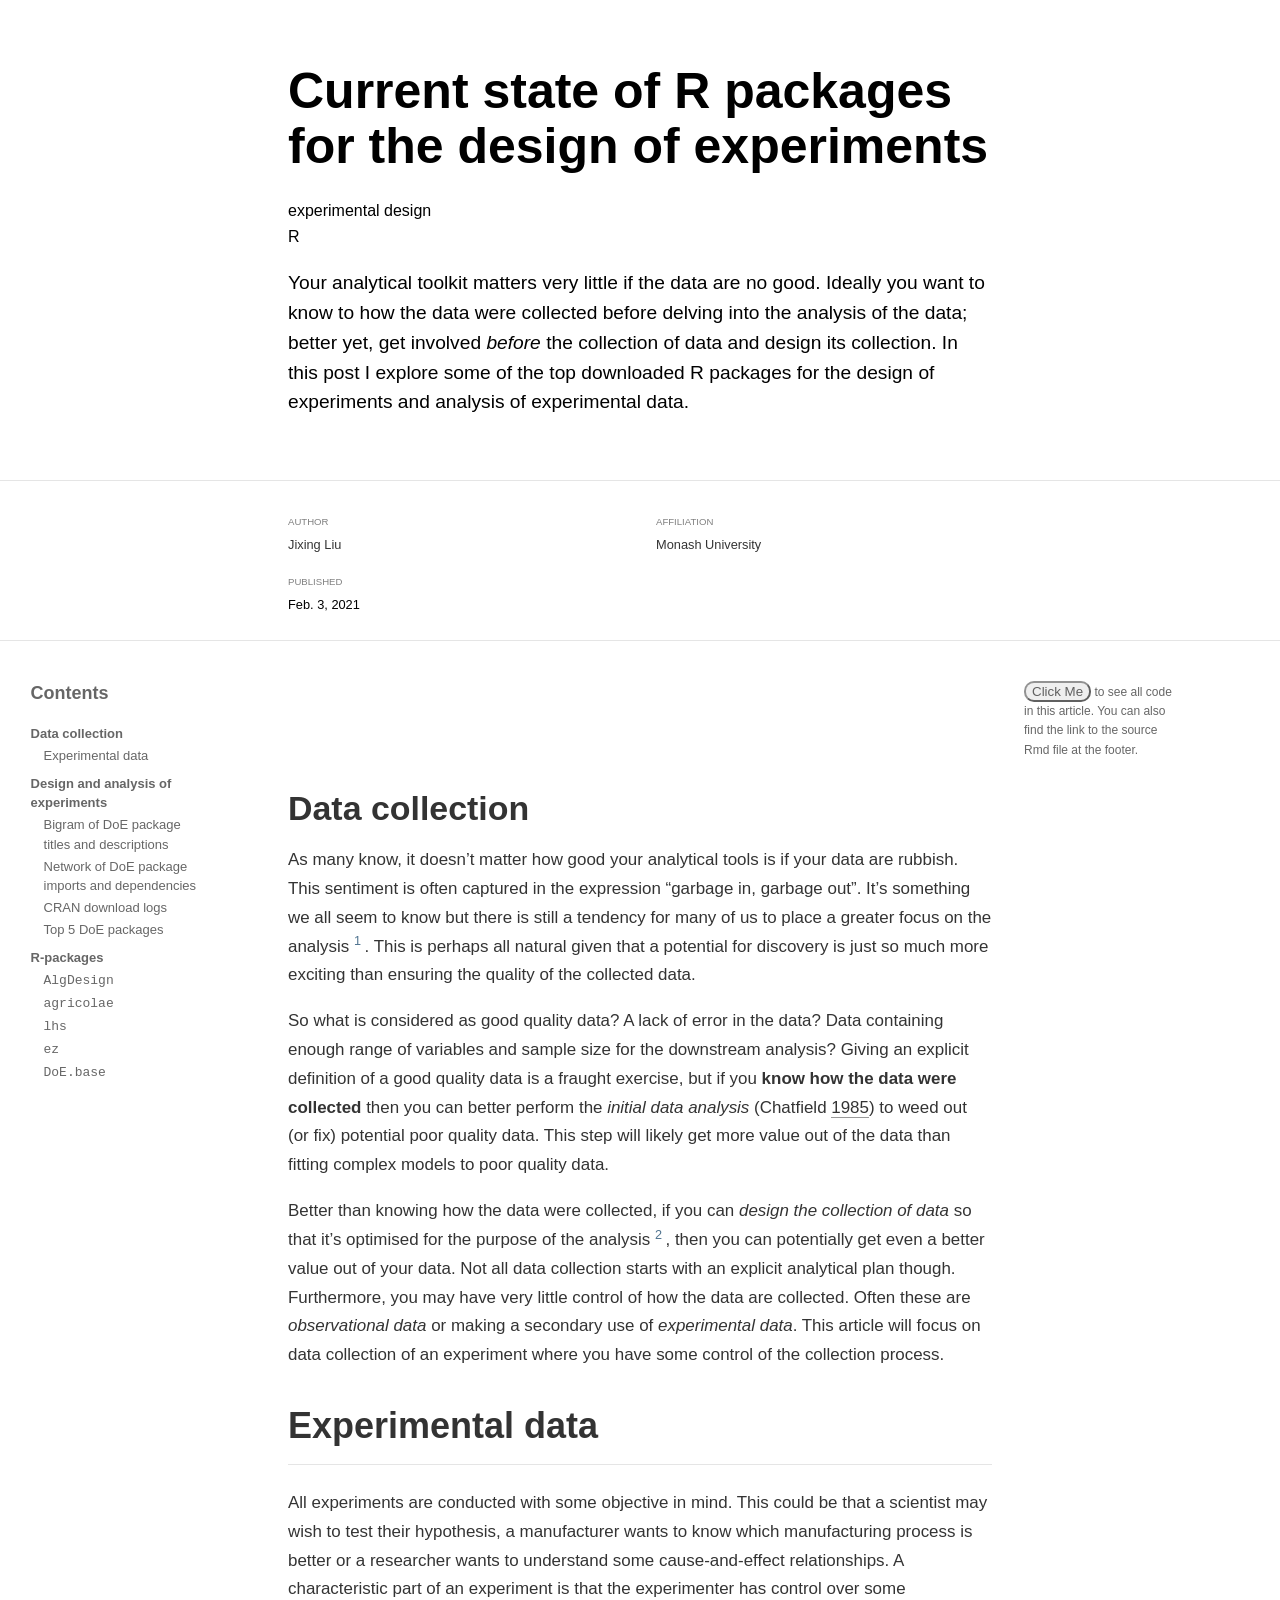
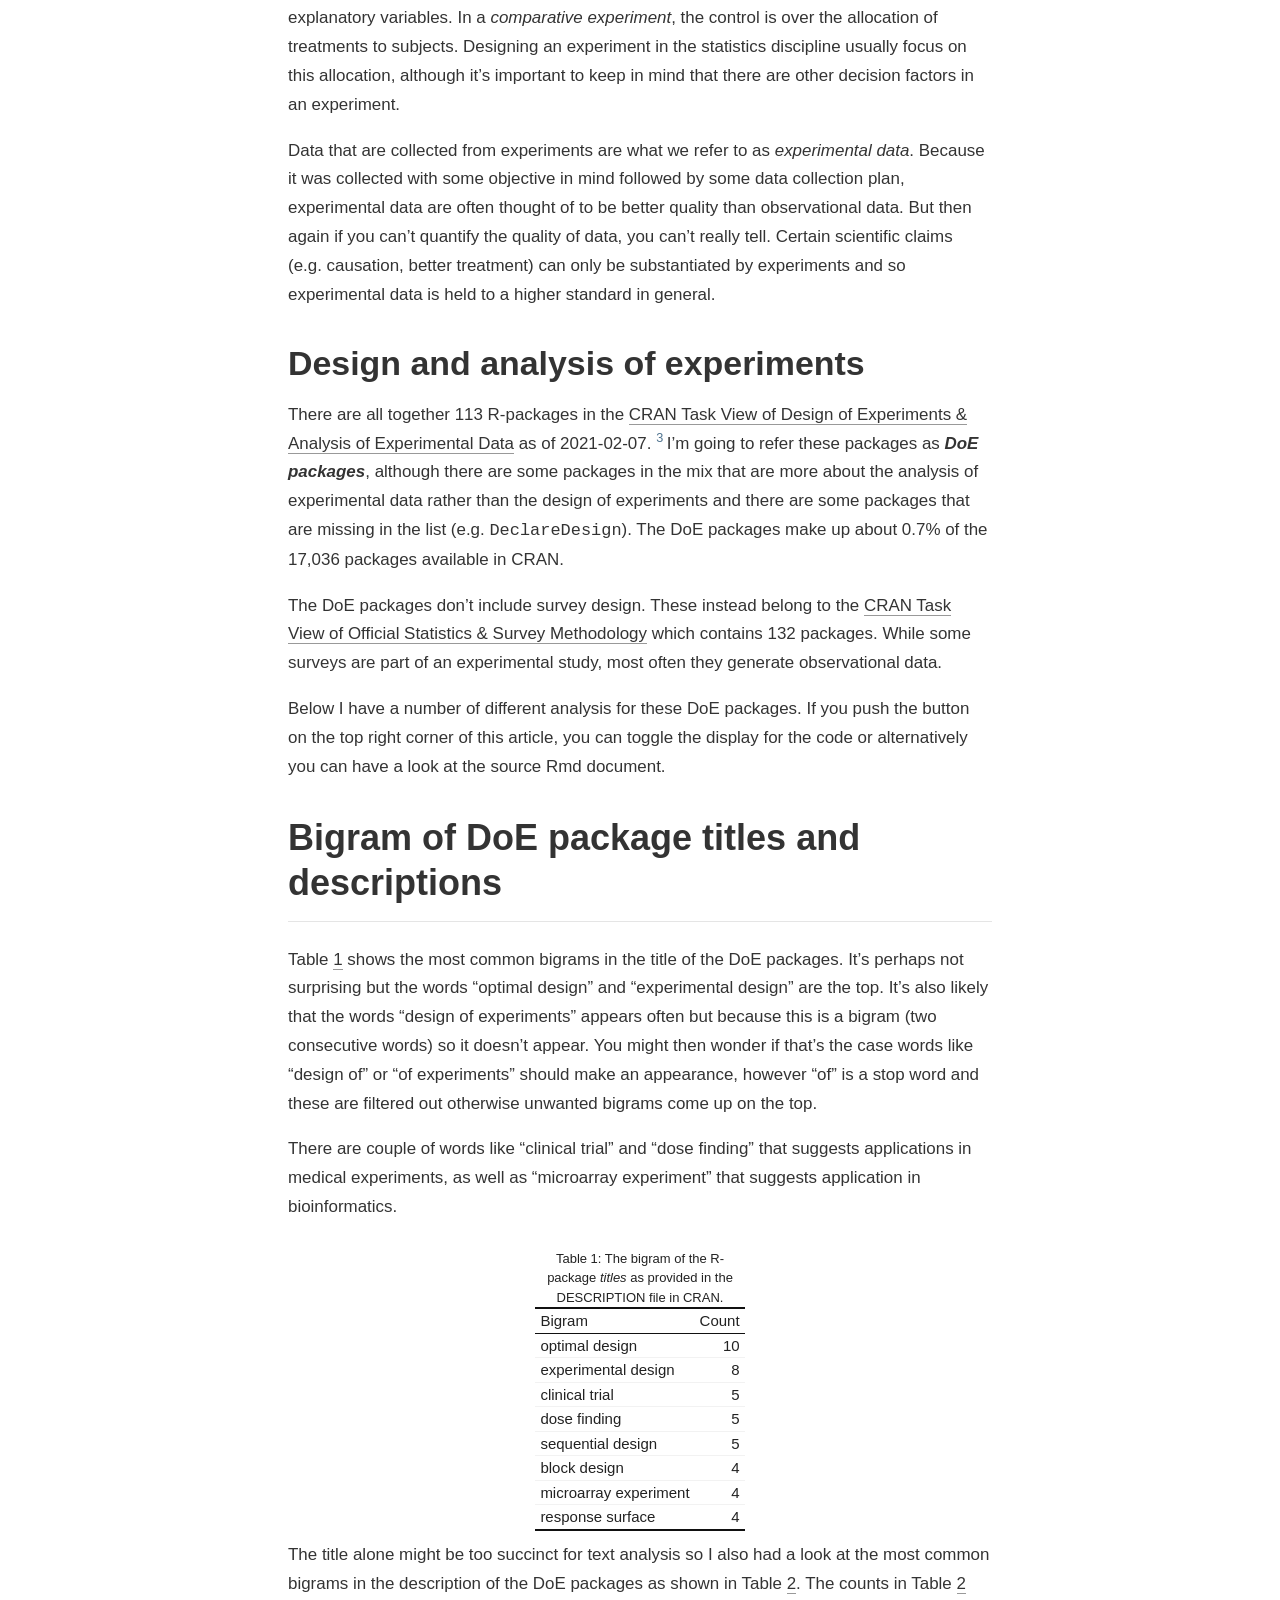
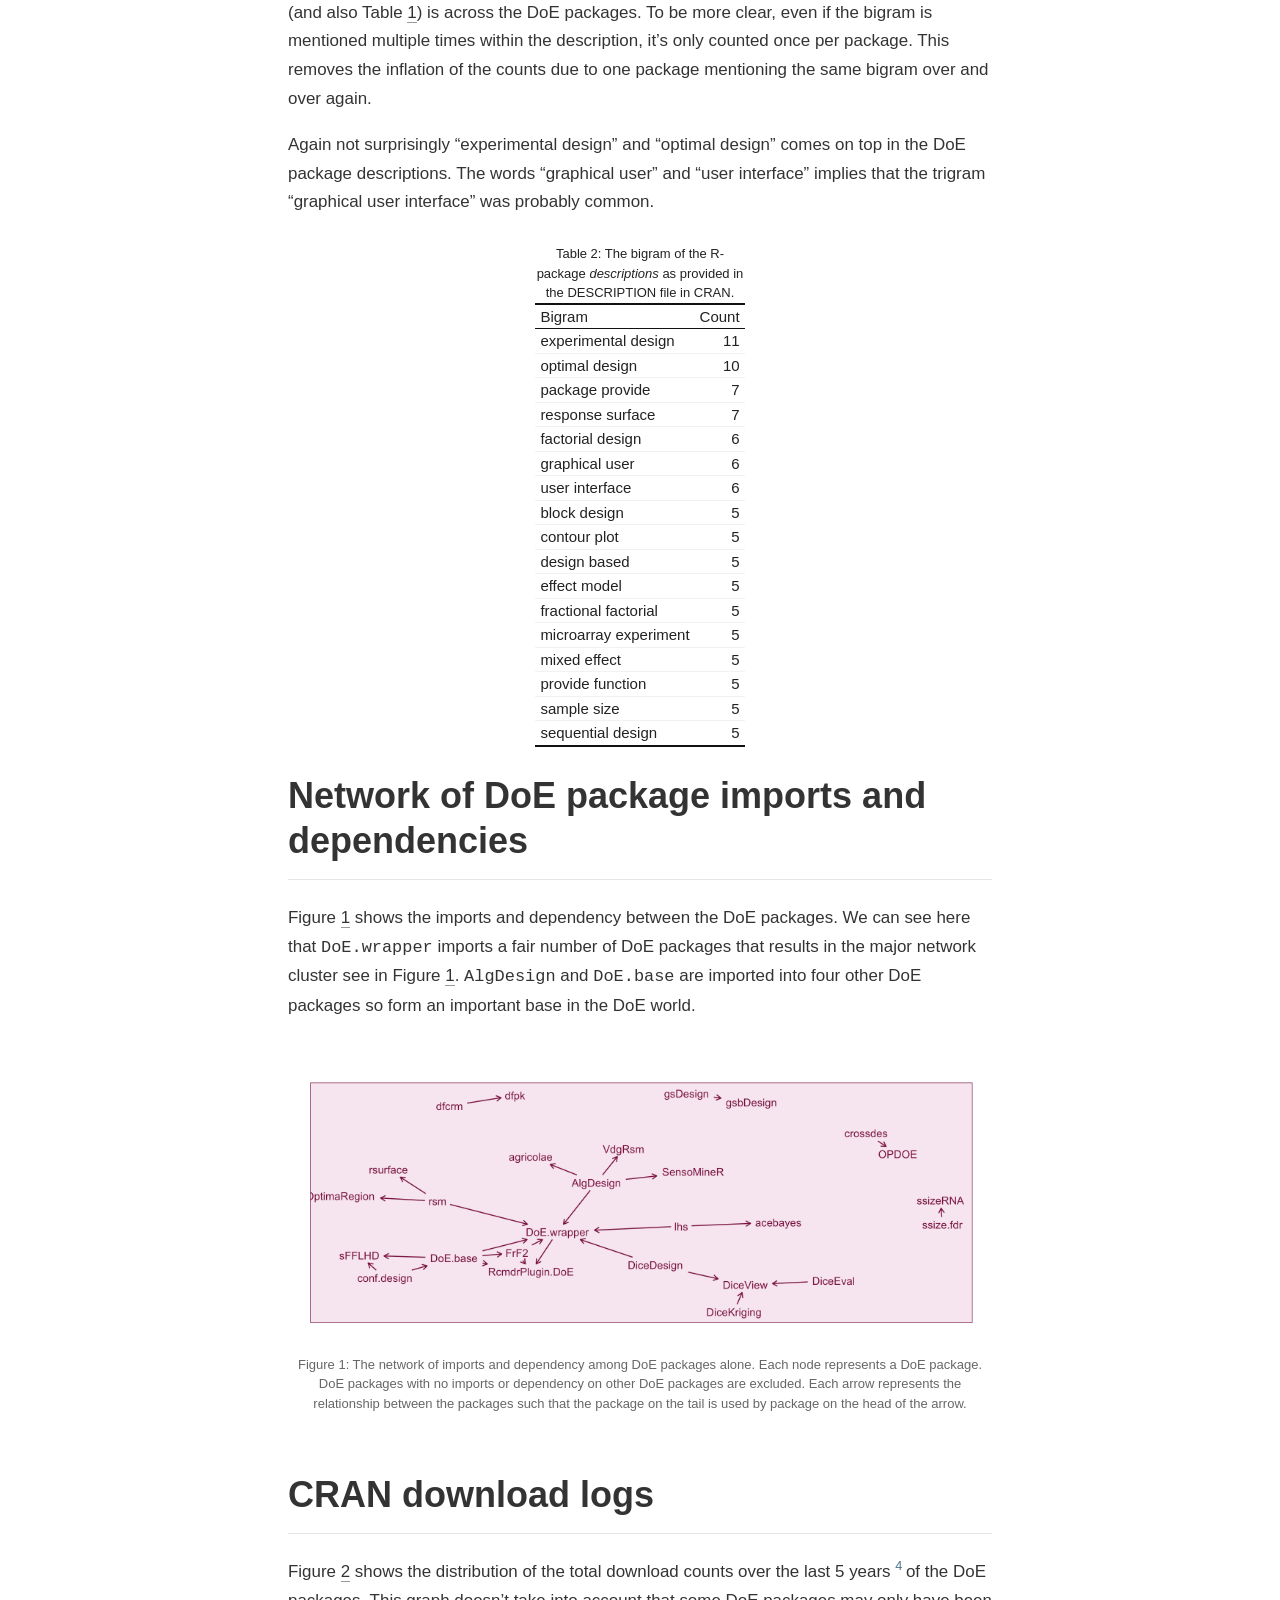
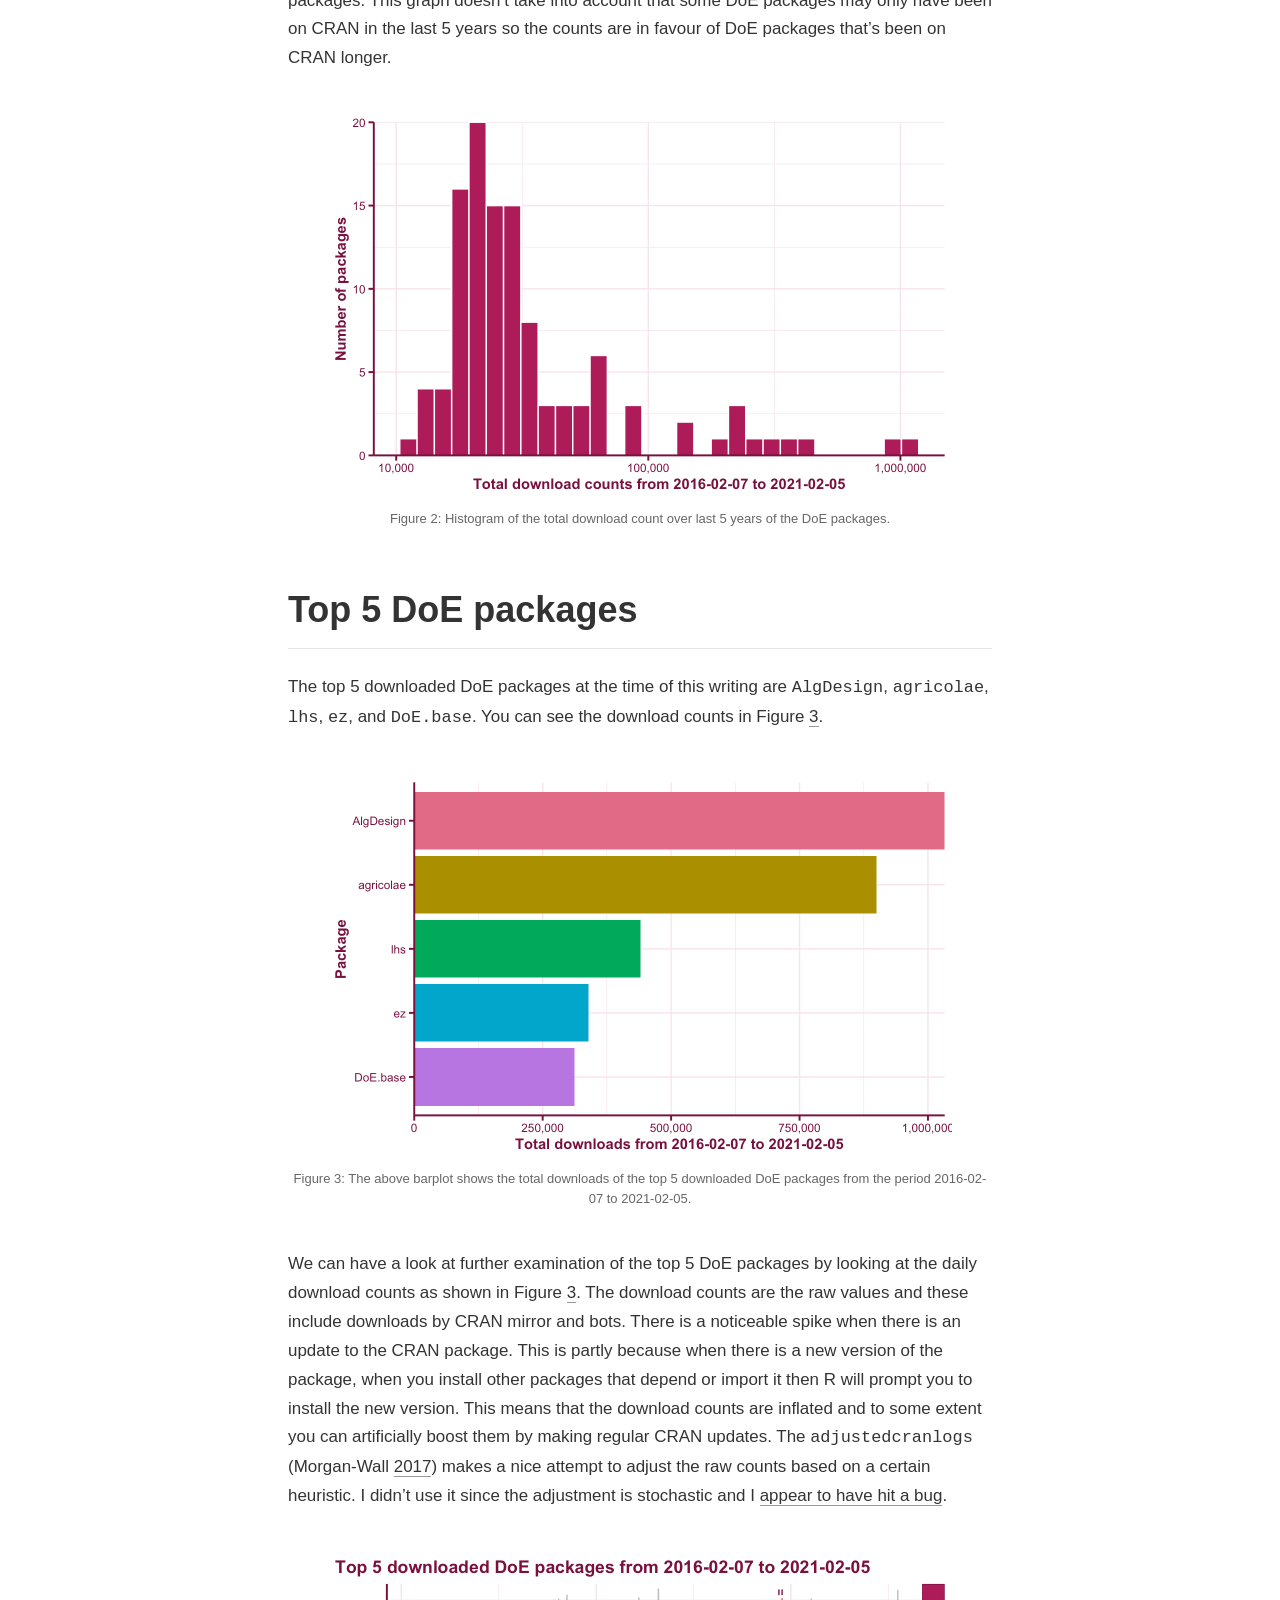
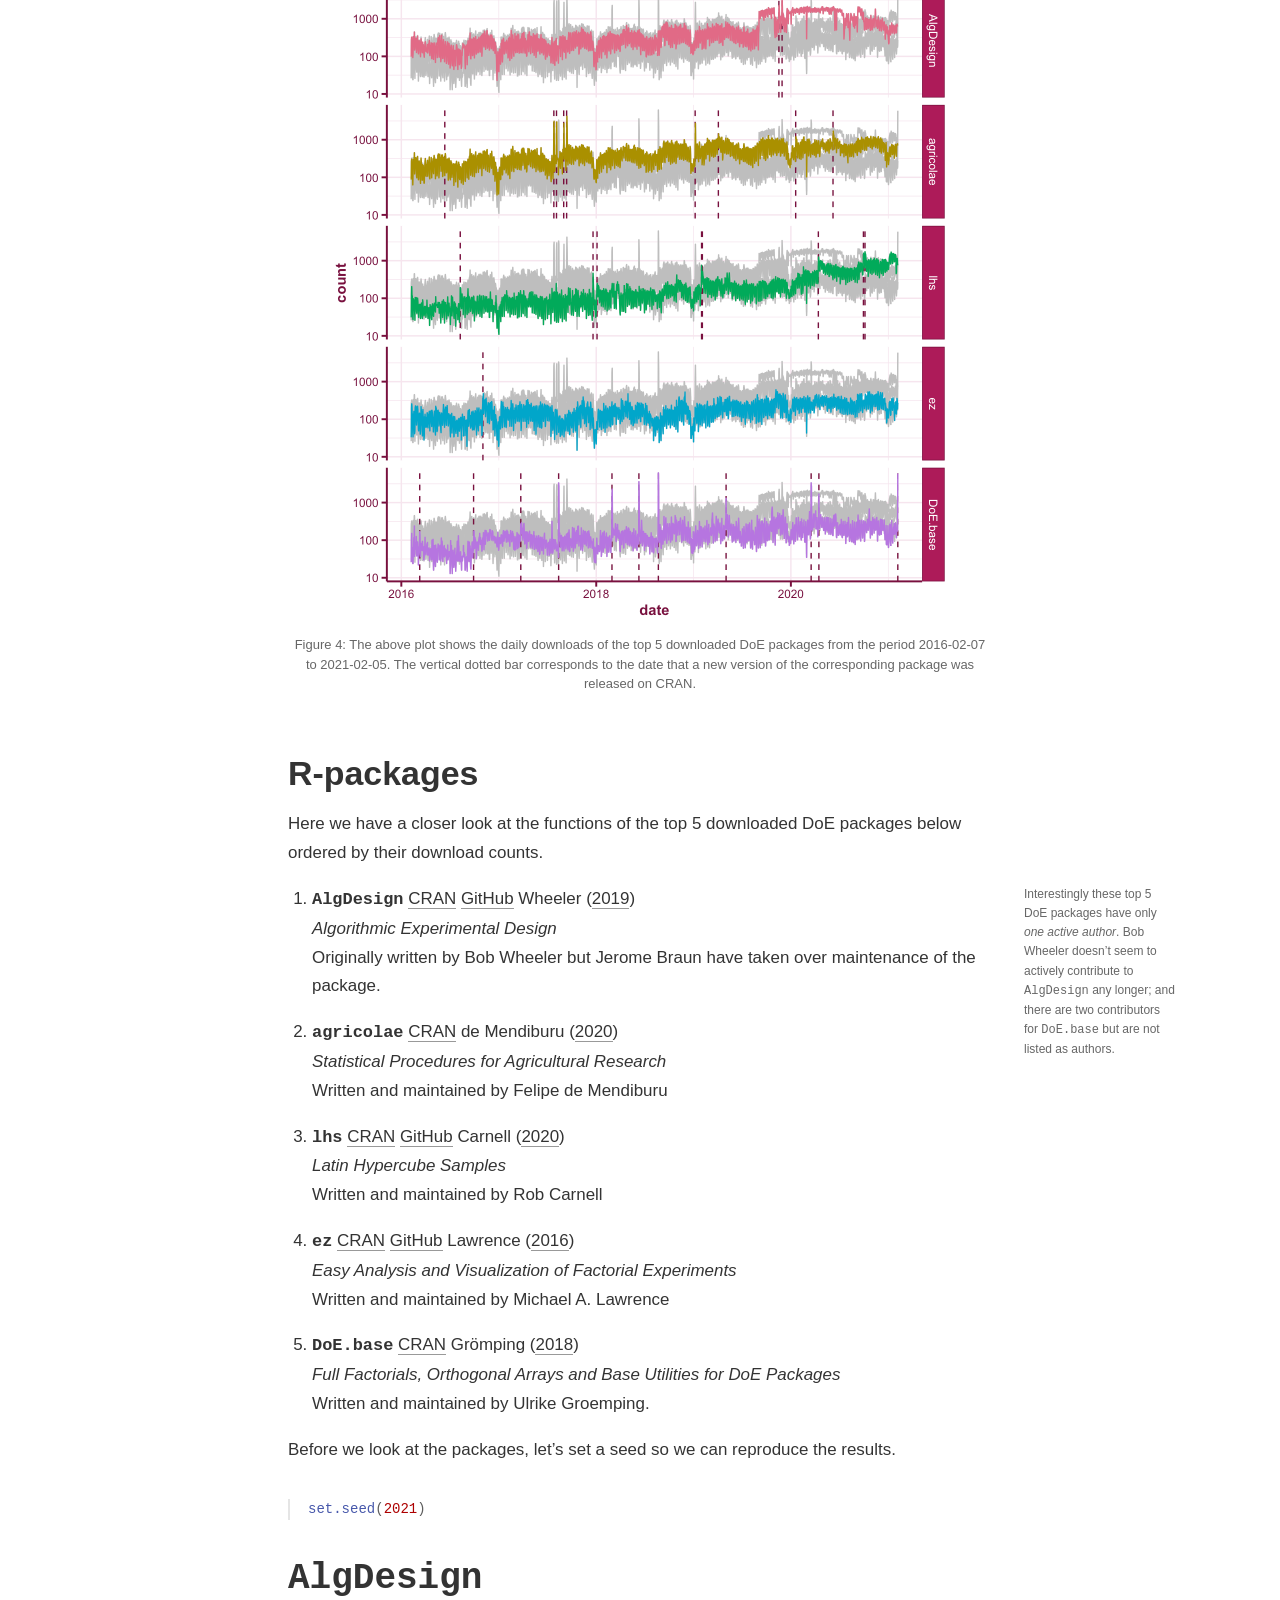
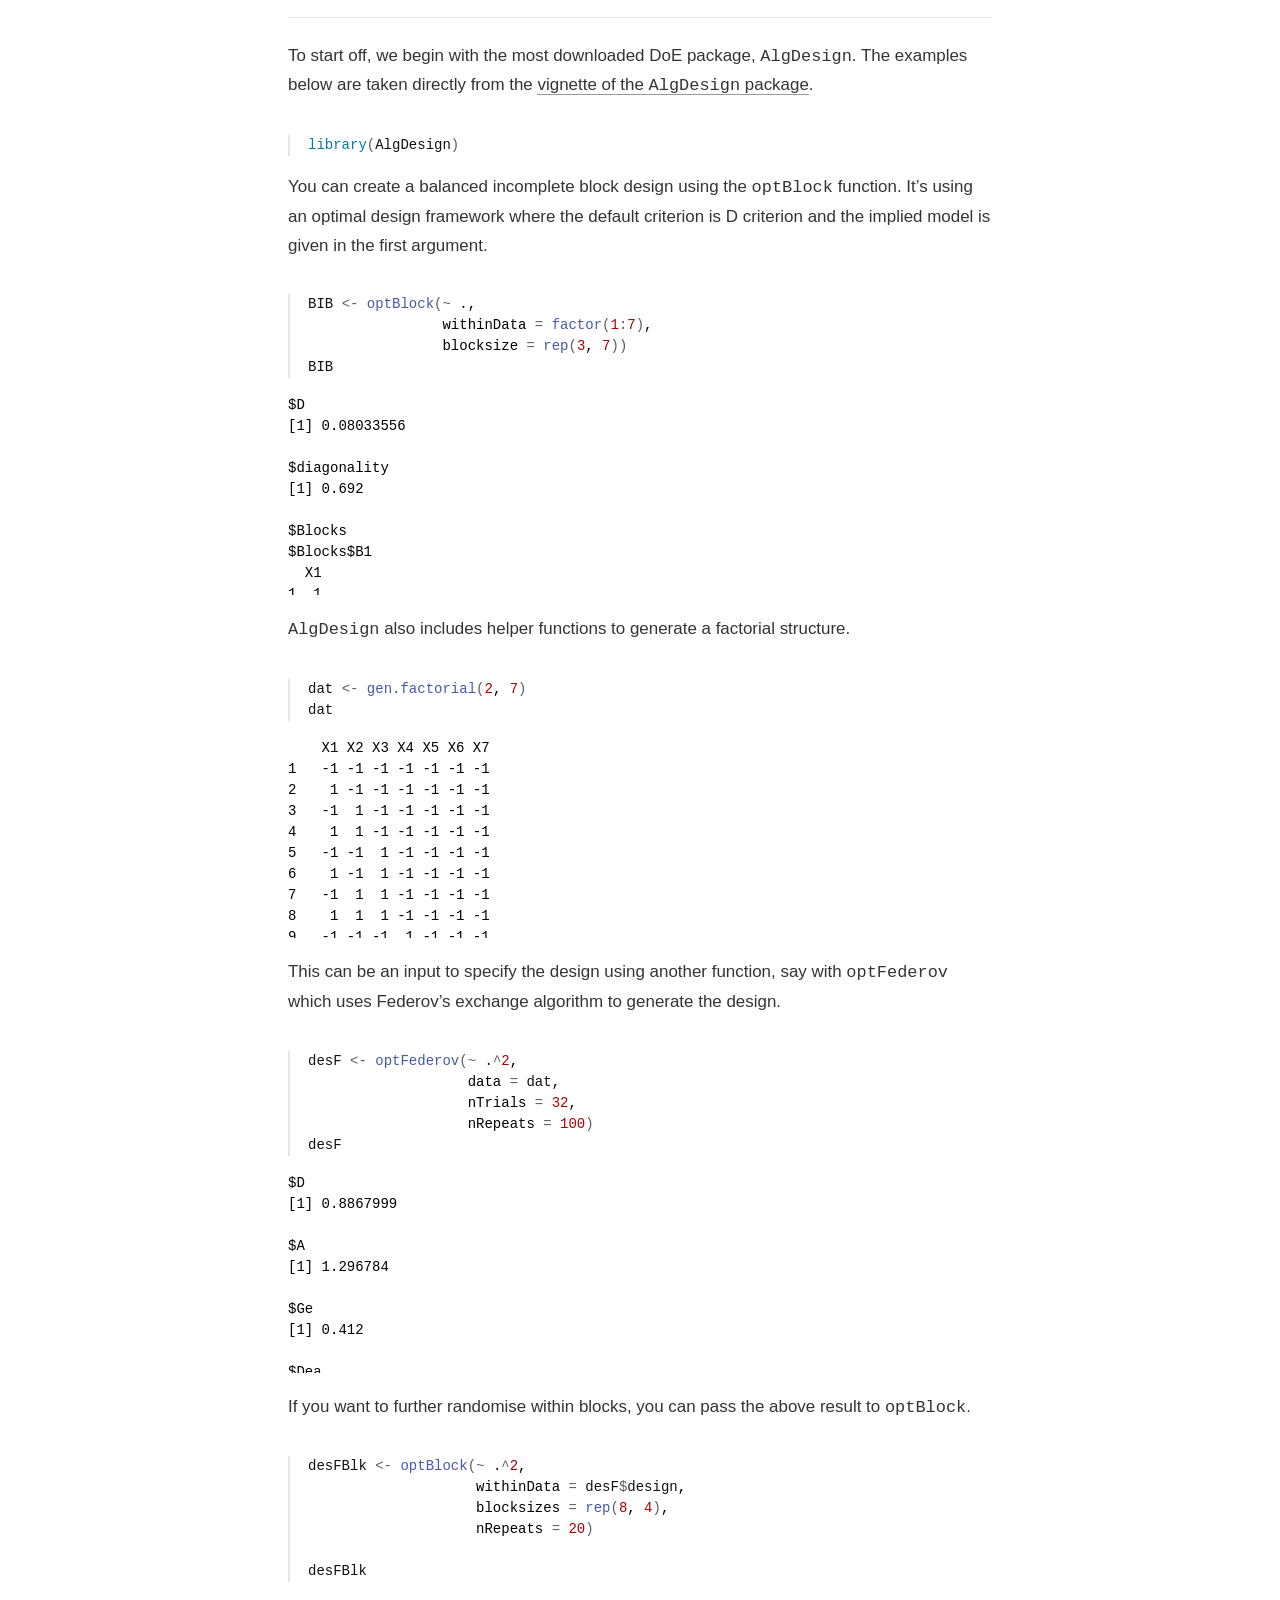
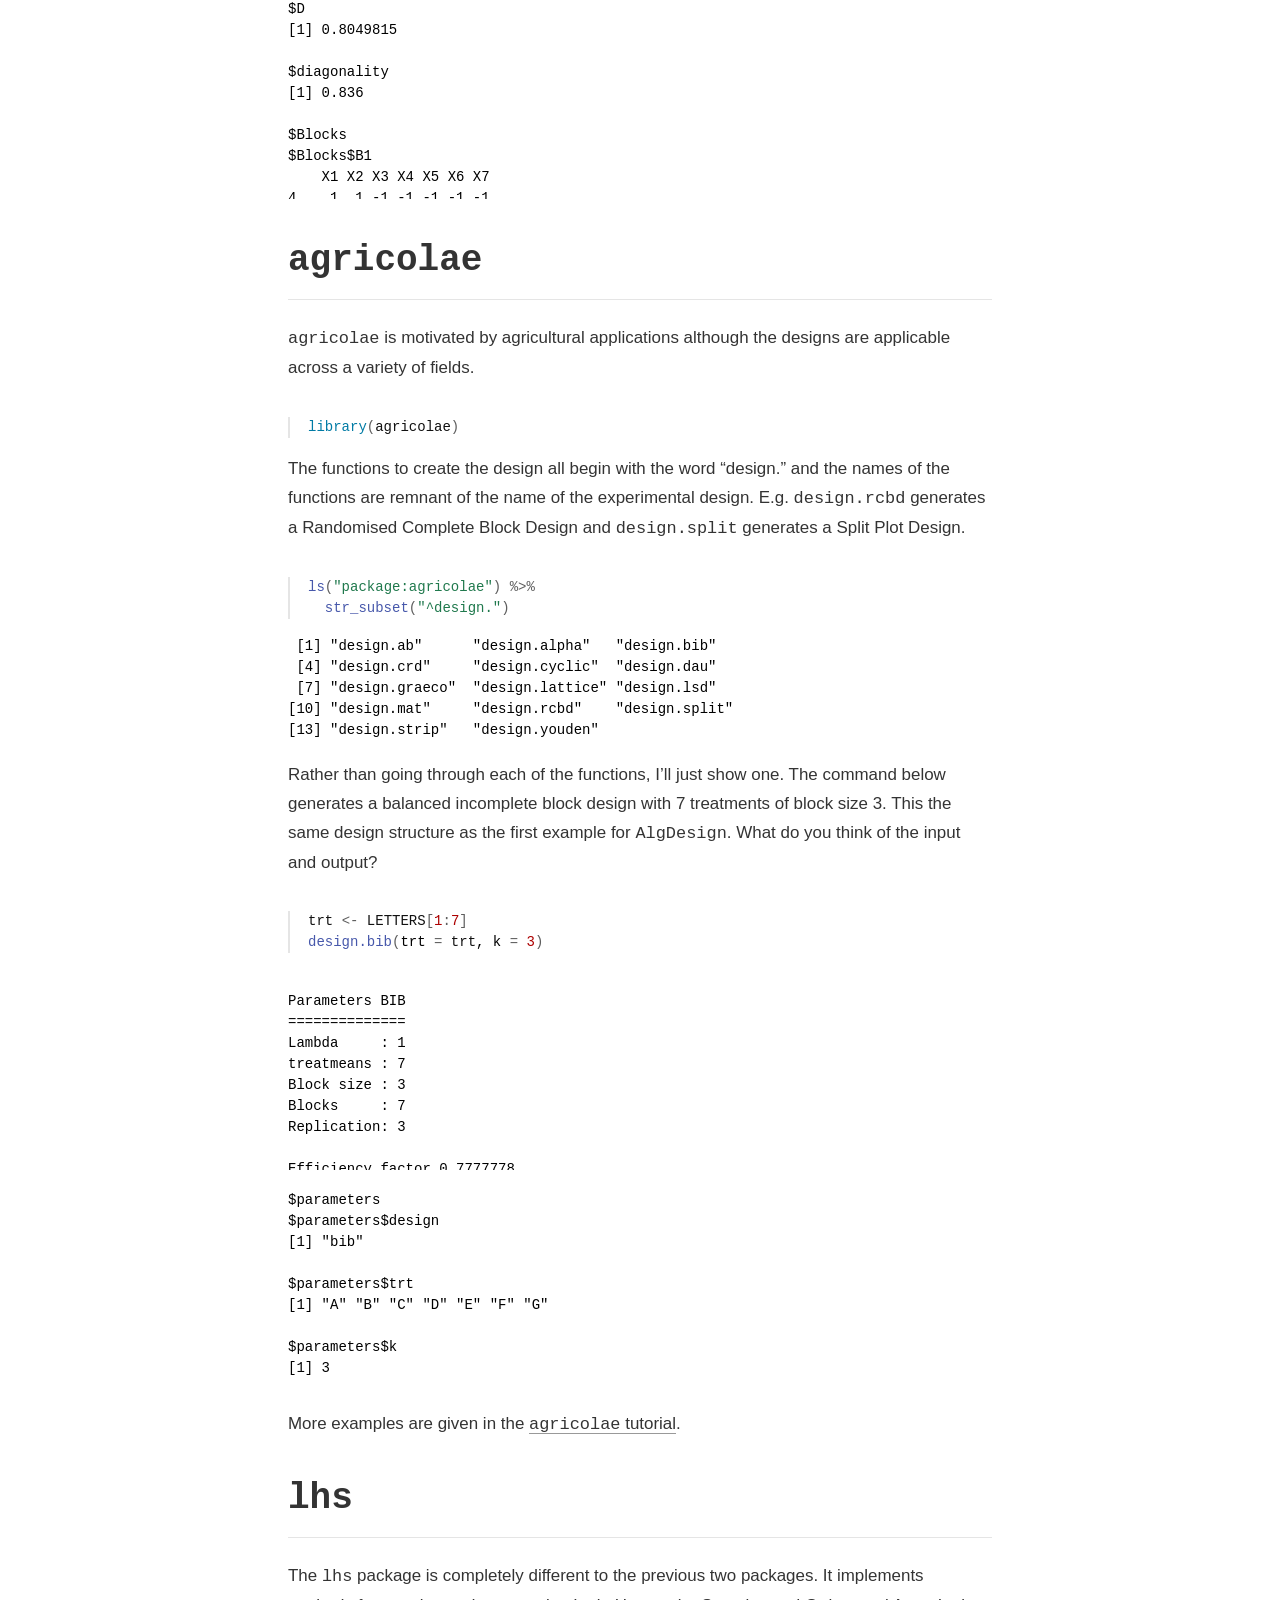
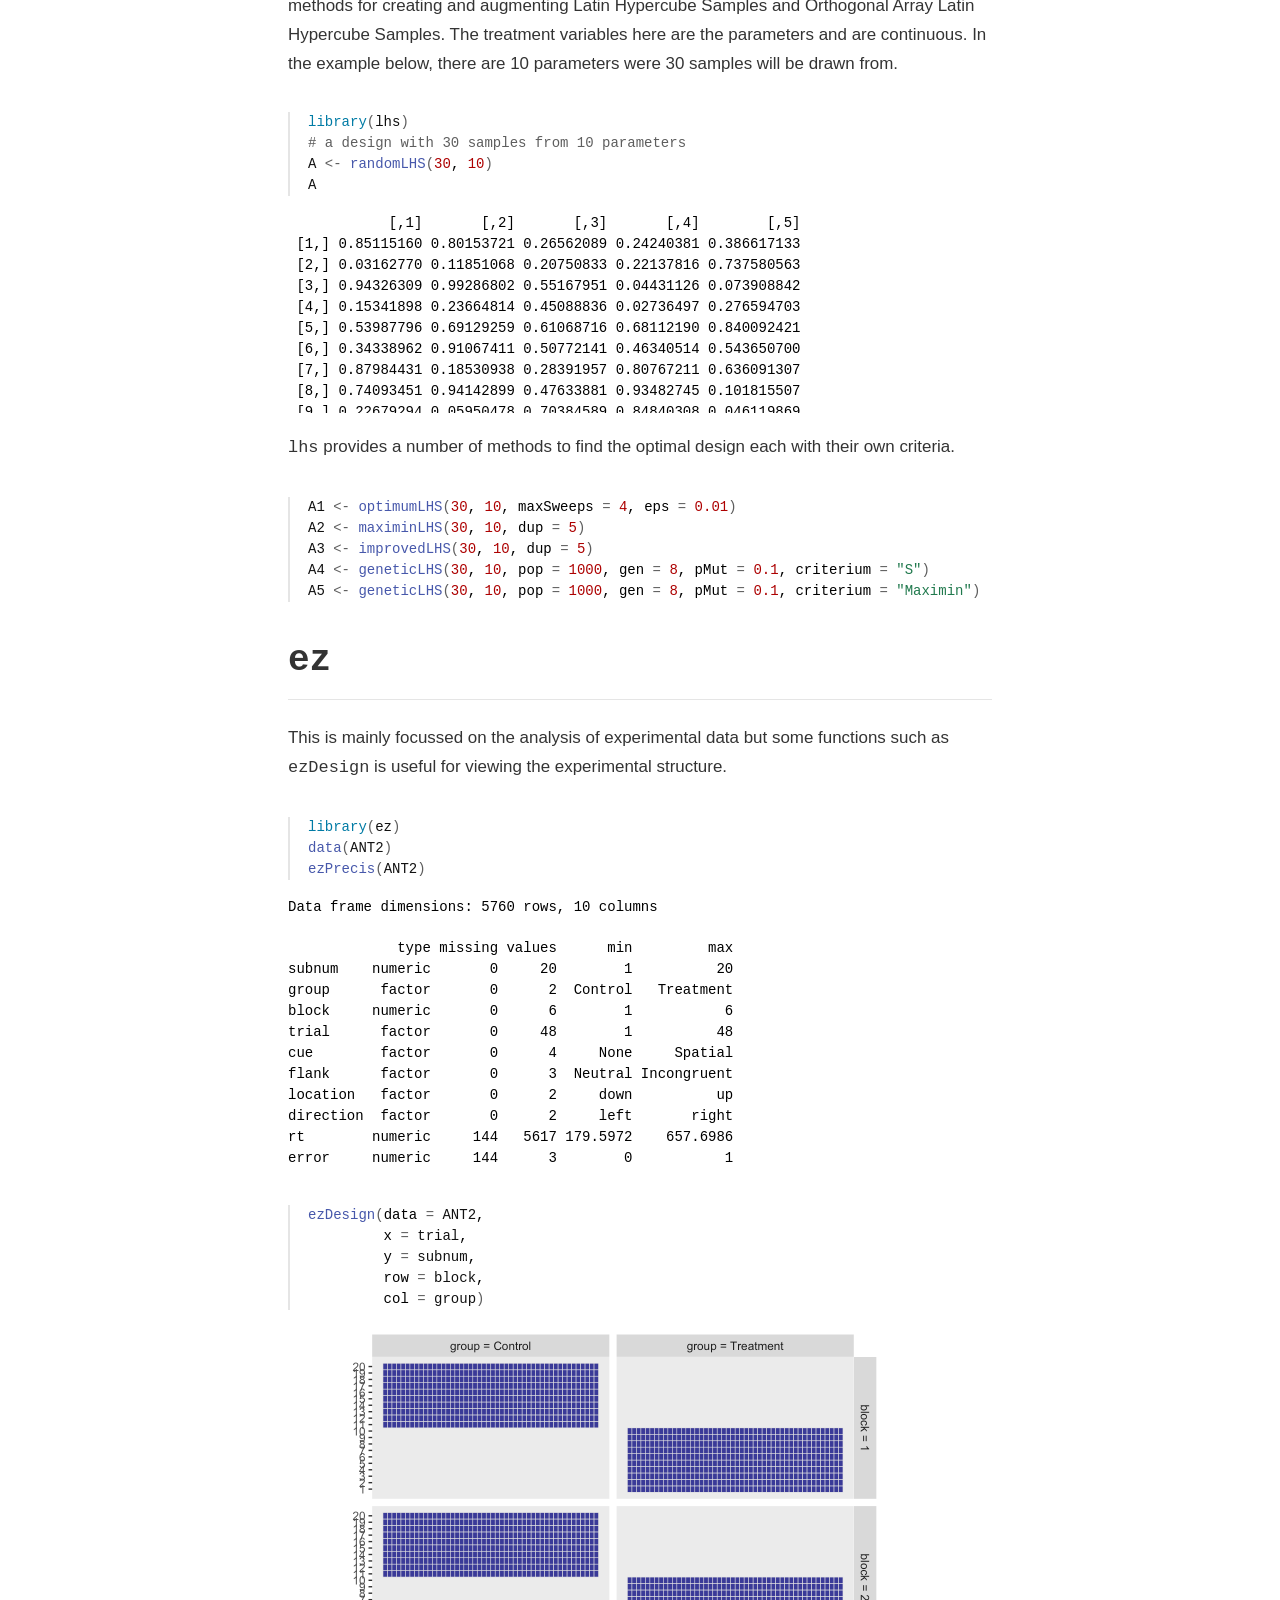
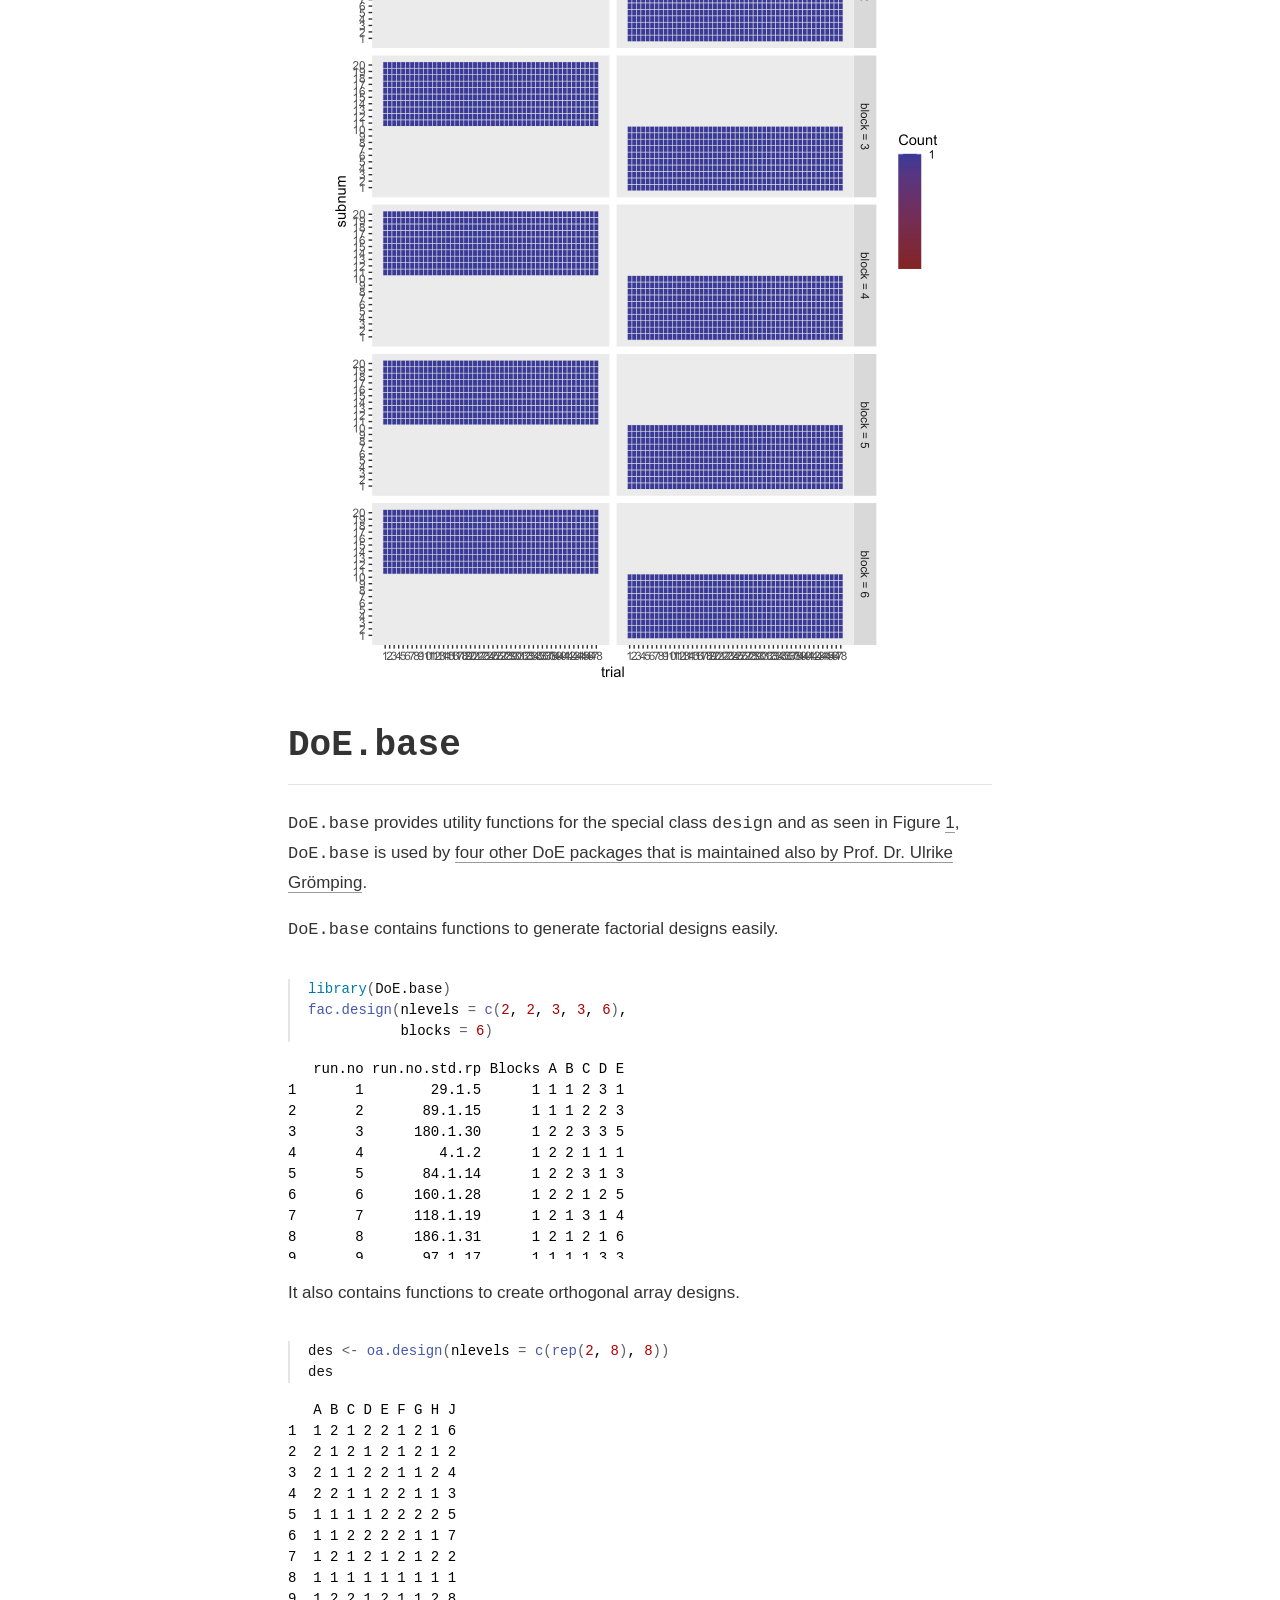
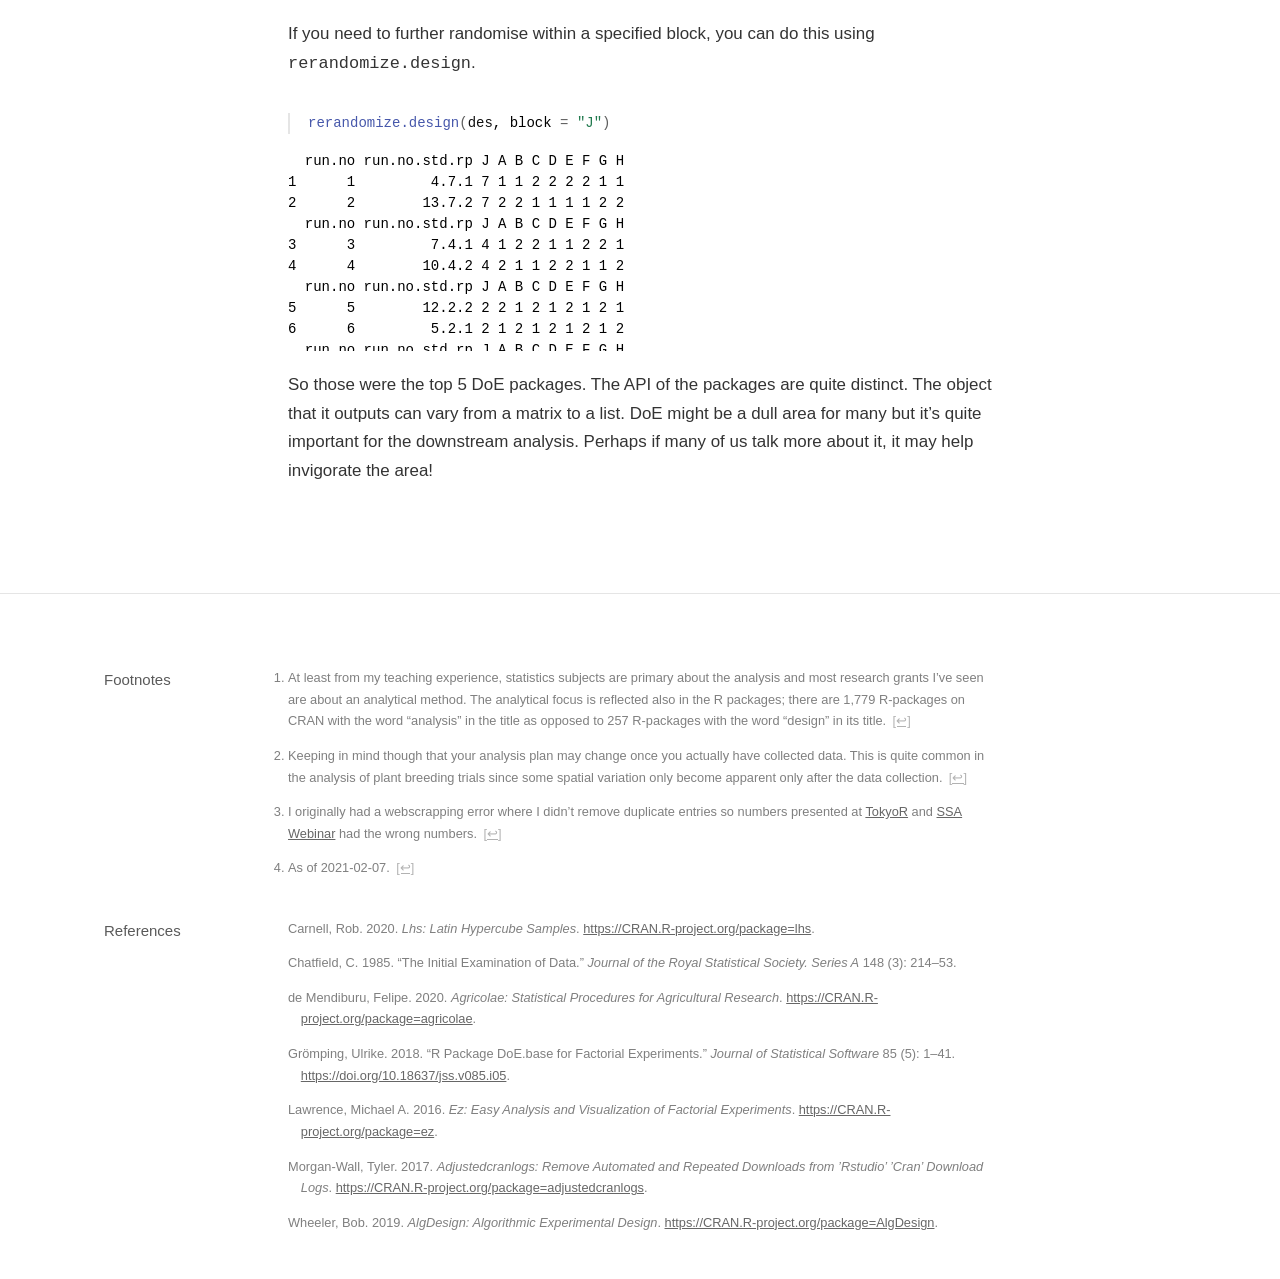
<file: _posts/2021-02-03-current-state-of-experimental-design-r-packages/current-state-of-experimental-design-r-packages.html>
<!DOCTYPE html>

<html xmlns="http://www.w3.org/1999/xhtml" lang="" xml:lang="">

<head>
  <meta charset="utf-8"/>
  <meta name="viewport" content="width=device-width, initial-scale=1"/>
  <meta http-equiv="X-UA-Compatible" content="IE=Edge,chrome=1"/>
  <meta name="generator" content="distill" />

  <style type="text/css">
  /* Hide doc at startup (prevent jankiness while JS renders/transforms) */
  body {
    visibility: hidden;
  }
  </style>

 <!--radix_placeholder_import_source-->
 <!--/radix_placeholder_import_source-->

<style type="text/css">code{white-space: pre;}</style>
<style type="text/css" data-origin="pandoc">
pre > code.sourceCode { white-space: pre; position: relative; }
pre > code.sourceCode > span { display: inline-block; line-height: 1.25; }
pre > code.sourceCode > span:empty { height: 1.2em; }
code.sourceCode > span { color: inherit; text-decoration: inherit; }
div.sourceCode { margin: 1em 0; }
pre.sourceCode { margin: 0; }
@media screen {
div.sourceCode { overflow: auto; }
}
@media print {
pre > code.sourceCode { white-space: pre-wrap; }
pre > code.sourceCode > span { text-indent: -5em; padding-left: 5em; }
}
pre.numberSource code
  { counter-reset: source-line 0; }
pre.numberSource code > span
  { position: relative; left: -4em; counter-increment: source-line; }
pre.numberSource code > span > a:first-child::before
  { content: counter(source-line);
    position: relative; left: -1em; text-align: right; vertical-align: baseline;
    border: none; display: inline-block;
    -webkit-touch-callout: none; -webkit-user-select: none;
    -khtml-user-select: none; -moz-user-select: none;
    -ms-user-select: none; user-select: none;
    padding: 0 4px; width: 4em;
    color: #aaaaaa;
  }
pre.numberSource { margin-left: 3em; border-left: 1px solid #aaaaaa;  padding-left: 4px; }
div.sourceCode
  {   }
@media screen {
pre > code.sourceCode > span > a:first-child::before { text-decoration: underline; }
}
code span.al { color: #ad0000; } /* Alert */
code span.an { color: #5e5e5e; } /* Annotation */
code span.at { color: #20794d; } /* Attribute */
code span.bn { color: #ad0000; } /* BaseN */
code span.bu { } /* BuiltIn */
code span.cf { color: #007ba5; } /* ControlFlow */
code span.ch { color: #20794d; } /* Char */
code span.cn { color: #8f5902; } /* Constant */
code span.co { color: #5e5e5e; } /* Comment */
code span.cv { color: #5e5e5e; font-style: italic; } /* CommentVar */
code span.do { color: #5e5e5e; font-style: italic; } /* Documentation */
code span.dt { color: #ad0000; } /* DataType */
code span.dv { color: #ad0000; } /* DecVal */
code span.er { color: #ad0000; } /* Error */
code span.ex { } /* Extension */
code span.fl { color: #ad0000; } /* Float */
code span.fu { color: #4758ab; } /* Function */
code span.im { } /* Import */
code span.in { color: #5e5e5e; } /* Information */
code span.kw { color: #007ba5; } /* Keyword */
code span.op { color: #5e5e5e; } /* Operator */
code span.ot { color: #007ba5; } /* Other */
code span.pp { color: #ad0000; } /* Preprocessor */
code span.sc { color: #20794d; } /* SpecialChar */
code span.ss { color: #20794d; } /* SpecialString */
code span.st { color: #20794d; } /* String */
code span.va { color: #111111; } /* Variable */
code span.vs { color: #20794d; } /* VerbatimString */
code span.wa { color: #5e5e5e; font-style: italic; } /* Warning */
</style>

  <!--radix_placeholder_meta_tags-->
  <title>Current state of R packages for the design of experiments</title>

  <meta property="description" itemprop="description" content="Your analytical toolkit matters very little if the data are no good. Ideally you want to know to how the data were collected before delving into the analysis of the data; better yet, get involved _before_ the collection of data and design its collection. In this post I explore some of the top downloaded R packages for the design of experiments and analysis of experimental data."/>


  <!--  https://schema.org/Article -->
  <meta property="article:published" itemprop="datePublished" content="2021-02-03"/>
  <meta property="article:created" itemprop="dateCreated" content="2021-02-03"/>
  <meta name="article:author" content="Jixing Liu"/>

  <!--  https://developers.facebook.com/docs/sharing/webmasters#markup -->
  <meta property="og:title" content="Current state of R packages for the design of experiments"/>
  <meta property="og:type" content="article"/>
  <meta property="og:description" content="Your analytical toolkit matters very little if the data are no good. Ideally you want to know to how the data were collected before delving into the analysis of the data; better yet, get involved _before_ the collection of data and design its collection. In this post I explore some of the top downloaded R packages for the design of experiments and analysis of experimental data."/>
  <meta property="og:image" content="http://emitanaka.org/figures/download-timeplot-1.png"/>
  <meta property="og:image:width" content="1248"/>
  <meta property="og:image:height" content="1344"/>
  <meta property="og:locale" content="en_US"/>

  <!--  https://dev.twitter.com/cards/types/summary -->
  <meta property="twitter:card" content="summary_large_image"/>
  <meta property="twitter:title" content="Current state of R packages for the design of experiments"/>
  <meta property="twitter:description" content="Your analytical toolkit matters very little if the data are no good. Ideally you want to know to how the data were collected before delving into the analysis of the data; better yet, get involved _before_ the collection of data and design its collection. In this post I explore some of the top downloaded R packages for the design of experiments and analysis of experimental data."/>
  <meta property="twitter:image" content="http://emitanaka.org/figures/download-timeplot-1.png"/>
  <meta property="twitter:image:width" content="1248"/>
  <meta property="twitter:image:height" content="1344"/>
  <meta property="twitter:creator" content="@statsgen"/>

  <!--/radix_placeholder_meta_tags-->
  
  <meta name="citation_reference" content="citation_title=Agricolae: Statistical procedures for agricultural research;citation_publication_date=2020;citation_author=Felipe de Mendiburu"/>
  <meta name="citation_reference" content="citation_title=AlgDesign: Algorithmic experimental design;citation_publication_date=2019;citation_author=Bob Wheeler"/>
  <meta name="citation_reference" content="citation_title=Lhs: Latin hypercube samples;citation_publication_date=2020;citation_author=Rob Carnell"/>
  <meta name="citation_reference" content="citation_title=Ez: Easy analysis and visualization of factorial experiments;citation_publication_date=2016;citation_author=Michael A. Lawrence"/>
  <meta name="citation_reference" content="citation_title=R package &lt;span class=&quot;nocase&quot;&gt;DoE.base&lt;/span&gt; for factorial experiments;citation_publication_date=2018;citation_volume=85;citation_doi=10.18637/jss.v085.i05;citation_author=Ulrike Grömping"/>
  <meta name="citation_reference" content="citation_title=The initial examination of data;citation_publication_date=1985;citation_volume=148;citation_author=C Chatfield"/>
  <meta name="citation_reference" content="citation_title=Adjustedcranlogs: Remove automated and repeated downloads from ’rstudio’ ’cran’ download logs;citation_publication_date=2017;citation_author=Tyler Morgan-Wall"/>
  <!--radix_placeholder_rmarkdown_metadata-->

  <script type="text/json" id="radix-rmarkdown-metadata">
  {"type":"list","attributes":{"names":{"type":"character","attributes":{},"value":["title","description","author","date","draft","bibliography","base_url","twitter","categories","output"]}},"value":[{"type":"character","attributes":{},"value":["Current state of R packages for the design of experiments"]},{"type":"character","attributes":{},"value":["Your analytical toolkit matters very little if the data are no good. Ideally you want to know to how the data were collected before delving into the analysis of the data; better yet, get involved _before_ the collection of data and design its collection. In this post I explore some of the top downloaded R packages for the design of experiments and analysis of experimental data.\n"]},{"type":"list","attributes":{},"value":[{"type":"list","attributes":{"names":{"type":"character","attributes":{},"value":["name","url","affiliation","affiliation_url"]}},"value":[{"type":"character","attributes":{},"value":["Jixing Liu"]},{"type":"character","attributes":{},"value":["https://emitanaka.org"]},{"type":"character","attributes":{},"value":["Monash University"]},{"type":"character","attributes":{},"value":["https://numbat.space/"]}]}]},{"type":"character","attributes":{},"value":["2021-02-03"]},{"type":"logical","attributes":{},"value":[false]},{"type":"character","attributes":{},"value":["ref.bib"]},{"type":"character","attributes":{},"value":["http://emitanaka.org/"]},{"type":"list","attributes":{"names":{"type":"character","attributes":{},"value":["creator"]}},"value":[{"type":"character","attributes":{},"value":["@statsgen"]}]},{"type":"character","attributes":{},"value":["experimental design","R"]},{"type":"list","attributes":{"names":{"type":"character","attributes":{},"value":["distill::distill_article"]}},"value":[{"type":"list","attributes":{"names":{"type":"character","attributes":{},"value":["self_contained","highlight","toc","toc_float"]}},"value":[{"type":"logical","attributes":{},"value":[false]},{"type":"character","attributes":{},"value":["default"]},{"type":"logical","attributes":{},"value":[true]},{"type":"logical","attributes":{},"value":[true]}]}]}]}
  </script>
  <!--/radix_placeholder_rmarkdown_metadata-->
  
  <script type="text/json" id="radix-resource-manifest">
  {"type":"character","attributes":{},"value":["cache/__packages","cache/algdesign_bc085b1edb25cb4bee0ead0714d8a9eb.RData","cache/algdesign_bc085b1edb25cb4bee0ead0714d8a9eb.rdb","cache/algdesign_bc085b1edb25cb4bee0ead0714d8a9eb.rdx","cache/algdesign-BIBD_76ca1366c826c4da30c1b5e36e3cf507.RData","cache/algdesign-BIBD_76ca1366c826c4da30c1b5e36e3cf507.rdb","cache/algdesign-BIBD_76ca1366c826c4da30c1b5e36e3cf507.rdx","cache/bigram_df9b97f4348547d924b3285d69dd42b7.RData","cache/bigram_df9b97f4348547d924b3285d69dd42b7.rdb","cache/bigram_df9b97f4348547d924b3285d69dd42b7.rdx","cache/bigram-desc_e39ec38a14161a555a0d46d1a3af54a9.RData","cache/bigram-desc_e39ec38a14161a555a0d46d1a3af54a9.rdb","cache/bigram-desc_e39ec38a14161a555a0d46d1a3af54a9.rdx","cache/bigram-title_9be148bd0335ac299ed99b5369730809.RData","cache/bigram-title_9be148bd0335ac299ed99b5369730809.rdb","cache/bigram-title_9be148bd0335ac299ed99b5369730809.rdx","cache/cran-data_edf9b7459292b0f720b028b5d5b8386f.RData","cache/cran-data_edf9b7459292b0f720b028b5d5b8386f.rdb","cache/cran-data_edf9b7459292b0f720b028b5d5b8386f.rdx","cache/cran-titles_5b044ebdff1061510d04d4cf7a0d3027.RData","cache/cran-titles_5b044ebdff1061510d04d4cf7a0d3027.rdb","cache/cran-titles_5b044ebdff1061510d04d4cf7a0d3027.rdx","cache/data-collection_ed611235af529106244d4864297c23fc.RData","cache/data-collection_ed611235af529106244d4864297c23fc.rdb","cache/data-collection_ed611235af529106244d4864297c23fc.rdx","cache/doe-cran_f12147a2b09a68c6e86cc0f2ffe1171e.RData","cache/doe-cran_f12147a2b09a68c6e86cc0f2ffe1171e.rdb","cache/doe-cran_f12147a2b09a68c6e86cc0f2ffe1171e.rdx","cache/doe-network_70bc6411fa7dd7b3e8f7c30ad8b7fec5.RData","cache/doe-network_70bc6411fa7dd7b3e8f7c30ad8b7fec5.rdb","cache/doe-network_70bc6411fa7dd7b3e8f7c30ad8b7fec5.rdx","cache/download-barplot_859fd73658e851a8e8a4fc3f2b883bca.RData","cache/download-barplot_859fd73658e851a8e8a4fc3f2b883bca.rdb","cache/download-barplot_859fd73658e851a8e8a4fc3f2b883bca.rdx","cache/download-hist_e93e4947b557224c1244dadc8f668349.RData","cache/download-hist_e93e4947b557224c1244dadc8f668349.rdb","cache/download-hist_e93e4947b557224c1244dadc8f668349.rdx","cache/download-timeplot_ac8ae8ef9ab5ad1db304d0a9b2ccf0e1.RData","cache/download-timeplot_ac8ae8ef9ab5ad1db304d0a9b2ccf0e1.rdb","cache/download-timeplot_ac8ae8ef9ab5ad1db304d0a9b2ccf0e1.rdx","cache/pkg-updates_6913dd064c01ed54f108200beea9e702.RData","cache/pkg-updates_6913dd064c01ed54f108200beea9e702.rdb","cache/pkg-updates_6913dd064c01ed54f108200beea9e702.rdx","cache/setup_694621d99a016ce56ea717455dba783e.RData","cache/setup_694621d99a016ce56ea717455dba783e.rdb","cache/setup_694621d99a016ce56ea717455dba783e.rdx","cache/top5_e67598145cb1f53cb962586a6654ca53.RData","cache/top5_e67598145cb1f53cb962586a6654ca53.rdb","cache/top5_e67598145cb1f53cb962586a6654ca53.rdx","cache/unnamed-chunk-1_c4f14df6fdc3c64409e7144b637b1d04.RData","cache/unnamed-chunk-1_c4f14df6fdc3c64409e7144b637b1d04.rdb","cache/unnamed-chunk-1_c4f14df6fdc3c64409e7144b637b1d04.rdx","cache/unnamed-chunk-10_46a40f5a1453a2bf9dc4b51f699b4a79.RData","cache/unnamed-chunk-10_46a40f5a1453a2bf9dc4b51f699b4a79.rdb","cache/unnamed-chunk-10_46a40f5a1453a2bf9dc4b51f699b4a79.rdx","cache/unnamed-chunk-11_a33f069a8ae404f70b17ccabae70ccf5.RData","cache/unnamed-chunk-11_a33f069a8ae404f70b17ccabae70ccf5.rdb","cache/unnamed-chunk-11_a33f069a8ae404f70b17ccabae70ccf5.rdx","cache/unnamed-chunk-12_5ca69a615a669f15d4addd98a0368dbd.RData","cache/unnamed-chunk-12_5ca69a615a669f15d4addd98a0368dbd.rdb","cache/unnamed-chunk-12_5ca69a615a669f15d4addd98a0368dbd.rdx","cache/unnamed-chunk-13_3b4d4310838adaa2658db8415cd351a5.RData","cache/unnamed-chunk-13_3b4d4310838adaa2658db8415cd351a5.rdb","cache/unnamed-chunk-13_3b4d4310838adaa2658db8415cd351a5.rdx","cache/unnamed-chunk-14_eade147082d37dc5d1063f7bf1da3e3d.RData","cache/unnamed-chunk-14_eade147082d37dc5d1063f7bf1da3e3d.rdb","cache/unnamed-chunk-14_eade147082d37dc5d1063f7bf1da3e3d.rdx","cache/unnamed-chunk-15_655865cd701bdb515d493e0ba632899e.RData","cache/unnamed-chunk-15_655865cd701bdb515d493e0ba632899e.rdb","cache/unnamed-chunk-15_655865cd701bdb515d493e0ba632899e.rdx","cache/unnamed-chunk-16_dfc132857994096348b02d74f2960209.RData","cache/unnamed-chunk-16_dfc132857994096348b02d74f2960209.rdb","cache/unnamed-chunk-16_dfc132857994096348b02d74f2960209.rdx","cache/unnamed-chunk-17_4388f8917d68b03cc2a25efe1dcb70d9.RData","cache/unnamed-chunk-17_4388f8917d68b03cc2a25efe1dcb70d9.rdb","cache/unnamed-chunk-17_4388f8917d68b03cc2a25efe1dcb70d9.rdx","cache/unnamed-chunk-18_34d9746a9a9373b3afa268626bd91fd9.RData","cache/unnamed-chunk-18_34d9746a9a9373b3afa268626bd91fd9.rdb","cache/unnamed-chunk-18_34d9746a9a9373b3afa268626bd91fd9.rdx","cache/unnamed-chunk-19_51f9a5beec8951bfe71586a7dcf2a53c.RData","cache/unnamed-chunk-19_51f9a5beec8951bfe71586a7dcf2a53c.rdb","cache/unnamed-chunk-19_51f9a5beec8951bfe71586a7dcf2a53c.rdx","cache/unnamed-chunk-2_15079ad227363fe1072cd0f550a2f339.RData","cache/unnamed-chunk-2_15079ad227363fe1072cd0f550a2f339.rdb","cache/unnamed-chunk-2_15079ad227363fe1072cd0f550a2f339.rdx","cache/unnamed-chunk-3_f4eb7149f3e4e458312e2ba7e0b7d5be.RData","cache/unnamed-chunk-3_f4eb7149f3e4e458312e2ba7e0b7d5be.rdb","cache/unnamed-chunk-3_f4eb7149f3e4e458312e2ba7e0b7d5be.rdx","cache/unnamed-chunk-4_d95686dce25009317ea66efd59211e45.RData","cache/unnamed-chunk-4_d95686dce25009317ea66efd59211e45.rdb","cache/unnamed-chunk-4_d95686dce25009317ea66efd59211e45.rdx","cache/unnamed-chunk-5_37ba40ffeeecfd4286997feb8b263b00.RData","cache/unnamed-chunk-5_37ba40ffeeecfd4286997feb8b263b00.rdb","cache/unnamed-chunk-5_37ba40ffeeecfd4286997feb8b263b00.rdx","cache/unnamed-chunk-6_ee76bcaedd21f81f719722ff07cf7d4e.RData","cache/unnamed-chunk-6_ee76bcaedd21f81f719722ff07cf7d4e.rdb","cache/unnamed-chunk-6_ee76bcaedd21f81f719722ff07cf7d4e.rdx","cache/unnamed-chunk-7_4db34ff8343f7114bc9ed051bae45008.RData","cache/unnamed-chunk-7_4db34ff8343f7114bc9ed051bae45008.rdb","cache/unnamed-chunk-7_4db34ff8343f7114bc9ed051bae45008.rdx","cache/unnamed-chunk-8_49bc5f858019c82382d5fbb45b2813e7.RData","cache/unnamed-chunk-8_49bc5f858019c82382d5fbb45b2813e7.rdb","cache/unnamed-chunk-8_49bc5f858019c82382d5fbb45b2813e7.rdx","cache/unnamed-chunk-9_6345f057e86480826fc3298244e3e7a4.RData","cache/unnamed-chunk-9_6345f057e86480826fc3298244e3e7a4.rdb","cache/unnamed-chunk-9_6345f057e86480826fc3298244e3e7a4.rdx","current-state-of-experimental-design-r-packages_files/anchor-4.2.2/anchor.min.js","current-state-of-experimental-design-r-packages_files/bowser-1.9.3/bowser.min.js","current-state-of-experimental-design-r-packages_files/distill-2.2.21/template.v2.js","current-state-of-experimental-design-r-packages_files/header-attrs-2.6.6/header-attrs.js","current-state-of-experimental-design-r-packages_files/jquery-1.11.3/jquery.min.js","current-state-of-experimental-design-r-packages_files/kePrint-0.0.1/kePrint.js","current-state-of-experimental-design-r-packages_files/lightable-0.0.1/lightable.css","current-state-of-experimental-design-r-packages_files/popper-2.6.0/popper.min.js","current-state-of-experimental-design-r-packages_files/tippy-6.2.7/tippy-bundle.umd.min.js","current-state-of-experimental-design-r-packages_files/tippy-6.2.7/tippy-light-border.css","current-state-of-experimental-design-r-packages_files/tippy-6.2.7/tippy.css","current-state-of-experimental-design-r-packages_files/tippy-6.2.7/tippy.umd.min.js","current-state-of-experimental-design-r-packages_files/webcomponents-2.0.0/webcomponents.js","figures/doe-network-1.png","figures/download-barplot-1.png","figures/download-hist-1.png","figures/download-timeplot-1.png","figures/unnamed-chunk-10-1.png","figures/unnamed-chunk-11-1.png","figures/unnamed-chunk-12-1.png","figures/unnamed-chunk-13-1.png","figures/unnamed-chunk-14-1.png","figures/unnamed-chunk-15-1.png","ref.bib"]}
  </script>
  <!--radix_placeholder_navigation_in_header-->
  <!--/radix_placeholder_navigation_in_header-->
  <!--radix_placeholder_distill-->

  <style type="text/css">

  body {
    background-color: white;
  }

  .pandoc-table {
    width: 100%;
  }

  .pandoc-table>caption {
    margin-bottom: 10px;
  }

  .pandoc-table th:not([align]) {
    text-align: left;
  }

  .pagedtable-footer {
    font-size: 15px;
  }

  d-byline .byline {
    grid-template-columns: 2fr 2fr;
  }

  d-byline .byline h3 {
    margin-block-start: 1.5em;
  }

  d-byline .byline .authors-affiliations h3 {
    margin-block-start: 0.5em;
  }

  .authors-affiliations .orcid-id {
    width: 16px;
    height:16px;
    margin-left: 4px;
    margin-right: 4px;
    vertical-align: middle;
    padding-bottom: 2px;
  }

  d-title .dt-tags {
    margin-top: 1em;
    grid-column: text;
  }

  .dt-tags .dt-tag {
    text-decoration: none;
    display: inline-block;
    color: rgba(0,0,0,0.6);
    padding: 0em 0.4em;
    margin-right: 0.5em;
    margin-bottom: 0.4em;
    font-size: 70%;
    border: 1px solid rgba(0,0,0,0.2);
    border-radius: 3px;
    text-transform: uppercase;
    font-weight: 500;
  }

  d-article table.gt_table td,
  d-article table.gt_table th {
    border-bottom: none;
  }

  .html-widget {
    margin-bottom: 2.0em;
  }

  .l-screen-inset {
    padding-right: 16px;
  }

  .l-screen .caption {
    margin-left: 10px;
  }

  .shaded {
    background: rgb(247, 247, 247);
    padding-top: 20px;
    padding-bottom: 20px;
    border-top: 1px solid rgba(0, 0, 0, 0.1);
    border-bottom: 1px solid rgba(0, 0, 0, 0.1);
  }

  .shaded .html-widget {
    margin-bottom: 0;
    border: 1px solid rgba(0, 0, 0, 0.1);
  }

  .shaded .shaded-content {
    background: white;
  }

  .text-output {
    margin-top: 0;
    line-height: 1.5em;
  }

  .hidden {
    display: none !important;
  }

  d-article {
    padding-top: 2.5rem;
    padding-bottom: 30px;
  }

  d-appendix {
    padding-top: 30px;
  }

  d-article>p>img {
    width: 100%;
  }

  d-article h2 {
    margin: 1rem 0 1.5rem 0;
  }

  d-article h3 {
    margin-top: 1.5rem;
  }

  d-article iframe {
    border: 1px solid rgba(0, 0, 0, 0.1);
    margin-bottom: 2.0em;
    width: 100%;
  }

  /* Tweak code blocks */

  d-article div.sourceCode code,
  d-article pre code {
    font-family: Consolas, Monaco, 'Andale Mono', 'Ubuntu Mono', monospace;
  }

  d-article pre,
  d-article div.sourceCode,
  d-article div.sourceCode pre {
    overflow: auto;
  }

  d-article div.sourceCode {
    background-color: white;
  }

  d-article div.sourceCode pre {
    padding-left: 10px;
    font-size: 12px;
    border-left: 2px solid rgba(0,0,0,0.1);
  }

  d-article pre {
    font-size: 12px;
    color: black;
    background: none;
    margin-top: 0;
    text-align: left;
    white-space: pre;
    word-spacing: normal;
    word-break: normal;
    word-wrap: normal;
    line-height: 1.5;

    -moz-tab-size: 4;
    -o-tab-size: 4;
    tab-size: 4;

    -webkit-hyphens: none;
    -moz-hyphens: none;
    -ms-hyphens: none;
    hyphens: none;
  }

  d-article pre a {
    border-bottom: none;
  }

  d-article pre a:hover {
    border-bottom: none;
    text-decoration: underline;
  }

  d-article details {
    grid-column: text;
    margin-bottom: 0.8em;
  }

  @media(min-width: 768px) {

  d-article pre,
  d-article div.sourceCode,
  d-article div.sourceCode pre {
    overflow: visible !important;
  }

  d-article div.sourceCode pre {
    padding-left: 18px;
    font-size: 14px;
  }

  d-article pre {
    font-size: 14px;
  }

  }

  figure img.external {
    background: white;
    border: 1px solid rgba(0, 0, 0, 0.1);
    box-shadow: 0 1px 8px rgba(0, 0, 0, 0.1);
    padding: 18px;
    box-sizing: border-box;
  }

  /* CSS for d-contents */

  .d-contents {
    grid-column: text;
    color: rgba(0,0,0,0.8);
    font-size: 0.9em;
    padding-bottom: 1em;
    margin-bottom: 1em;
    padding-bottom: 0.5em;
    margin-bottom: 1em;
    padding-left: 0.25em;
    justify-self: start;
  }

  @media(min-width: 1000px) {
    .d-contents.d-contents-float {
      height: 0;
      grid-column-start: 1;
      grid-column-end: 4;
      justify-self: center;
      padding-right: 3em;
      padding-left: 2em;
    }
  }

  .d-contents nav h3 {
    font-size: 18px;
    margin-top: 0;
    margin-bottom: 1em;
  }

  .d-contents li {
    list-style-type: none
  }

  .d-contents nav > ul {
    padding-left: 0;
  }

  .d-contents ul {
    padding-left: 1em
  }

  .d-contents nav ul li {
    margin-top: 0.6em;
    margin-bottom: 0.2em;
  }

  .d-contents nav a {
    font-size: 13px;
    border-bottom: none;
    text-decoration: none
    color: rgba(0, 0, 0, 0.8);
  }

  .d-contents nav a:hover {
    text-decoration: underline solid rgba(0, 0, 0, 0.6)
  }

  .d-contents nav > ul > li > a {
    font-weight: 600;
  }

  .d-contents nav > ul > li > ul {
    font-weight: inherit;
  }

  .d-contents nav > ul > li > ul > li {
    margin-top: 0.2em;
  }


  .d-contents nav ul {
    margin-top: 0;
    margin-bottom: 0.25em;
  }

  .d-article-with-toc h2:nth-child(2) {
    margin-top: 0;
  }


  /* Figure */

  .figure {
    position: relative;
    margin-bottom: 2.5em;
    margin-top: 1.5em;
  }

  .figure img {
    width: 100%;
  }

  .figure .caption {
    color: rgba(0, 0, 0, 0.6);
    font-size: 12px;
    line-height: 1.5em;
  }

  .figure img.external {
    background: white;
    border: 1px solid rgba(0, 0, 0, 0.1);
    box-shadow: 0 1px 8px rgba(0, 0, 0, 0.1);
    padding: 18px;
    box-sizing: border-box;
  }

  .figure .caption a {
    color: rgba(0, 0, 0, 0.6);
  }

  .figure .caption b,
  .figure .caption strong, {
    font-weight: 600;
    color: rgba(0, 0, 0, 1.0);
  }

  /* Citations */

  d-article .citation {
    color: inherit;
    cursor: inherit;
  }

  div.hanging-indent{
    margin-left: 1em; text-indent: -1em;
  }

  /* Citation hover box */

  .tippy-box[data-theme~=light-border] {
    background-color: rgba(250, 250, 250, 0.95);
  }

  .tippy-content > p {
    margin-bottom: 0;
    padding: 2px;
  }


  /* Tweak 1000px media break to show more text */

  @media(min-width: 1000px) {
    .base-grid,
    distill-header,
    d-title,
    d-abstract,
    d-article,
    d-appendix,
    distill-appendix,
    d-byline,
    d-footnote-list,
    d-citation-list,
    distill-footer {
      grid-template-columns: [screen-start] 1fr [page-start kicker-start] 80px [middle-start] 50px [text-start kicker-end] 65px 65px 65px 65px 65px 65px 65px 65px [text-end gutter-start] 65px [middle-end] 65px [page-end gutter-end] 1fr [screen-end];
      grid-column-gap: 16px;
    }

    .grid {
      grid-column-gap: 16px;
    }

    d-article {
      font-size: 1.06rem;
      line-height: 1.7em;
    }
    figure .caption, .figure .caption, figure figcaption {
      font-size: 13px;
    }
  }

  @media(min-width: 1180px) {
    .base-grid,
    distill-header,
    d-title,
    d-abstract,
    d-article,
    d-appendix,
    distill-appendix,
    d-byline,
    d-footnote-list,
    d-citation-list,
    distill-footer {
      grid-template-columns: [screen-start] 1fr [page-start kicker-start] 60px [middle-start] 60px [text-start kicker-end] 60px 60px 60px 60px 60px 60px 60px 60px [text-end gutter-start] 60px [middle-end] 60px [page-end gutter-end] 1fr [screen-end];
      grid-column-gap: 32px;
    }

    .grid {
      grid-column-gap: 32px;
    }
  }


  /* Get the citation styles for the appendix (not auto-injected on render since
     we do our own rendering of the citation appendix) */

  d-appendix .citation-appendix,
  .d-appendix .citation-appendix {
    font-size: 11px;
    line-height: 15px;
    border-left: 1px solid rgba(0, 0, 0, 0.1);
    padding-left: 18px;
    border: 1px solid rgba(0,0,0,0.1);
    background: rgba(0, 0, 0, 0.02);
    padding: 10px 18px;
    border-radius: 3px;
    color: rgba(150, 150, 150, 1);
    overflow: hidden;
    margin-top: -12px;
    white-space: pre-wrap;
    word-wrap: break-word;
  }

  /* Include appendix styles here so they can be overridden */

  d-appendix {
    contain: layout style;
    font-size: 0.8em;
    line-height: 1.7em;
    margin-top: 60px;
    margin-bottom: 0;
    border-top: 1px solid rgba(0, 0, 0, 0.1);
    color: rgba(0,0,0,0.5);
    padding-top: 60px;
    padding-bottom: 48px;
  }

  d-appendix h3 {
    grid-column: page-start / text-start;
    font-size: 15px;
    font-weight: 500;
    margin-top: 1em;
    margin-bottom: 0;
    color: rgba(0,0,0,0.65);
  }

  d-appendix h3 + * {
    margin-top: 1em;
  }

  d-appendix ol {
    padding: 0 0 0 15px;
  }

  @media (min-width: 768px) {
    d-appendix ol {
      padding: 0 0 0 30px;
      margin-left: -30px;
    }
  }

  d-appendix li {
    margin-bottom: 1em;
  }

  d-appendix a {
    color: rgba(0, 0, 0, 0.6);
  }

  d-appendix > * {
    grid-column: text;
  }

  d-appendix > d-footnote-list,
  d-appendix > d-citation-list,
  d-appendix > distill-appendix {
    grid-column: screen;
  }

  /* Include footnote styles here so they can be overridden */

  d-footnote-list {
    contain: layout style;
  }

  d-footnote-list > * {
    grid-column: text;
  }

  d-footnote-list a.footnote-backlink {
    color: rgba(0,0,0,0.3);
    padding-left: 0.5em;
  }



  /* Anchor.js */

  .anchorjs-link {
    /*transition: all .25s linear; */
    text-decoration: none;
    border-bottom: none;
  }
  *:hover > .anchorjs-link {
    margin-left: -1.125em !important;
    text-decoration: none;
    border-bottom: none;
  }

  /* Social footer */

  .social_footer {
    margin-top: 30px;
    margin-bottom: 0;
    color: rgba(0,0,0,0.67);
  }

  .disqus-comments {
    margin-right: 30px;
  }

  .disqus-comment-count {
    border-bottom: 1px solid rgba(0, 0, 0, 0.4);
    cursor: pointer;
  }

  #disqus_thread {
    margin-top: 30px;
  }

  .article-sharing a {
    border-bottom: none;
    margin-right: 8px;
  }

  .article-sharing a:hover {
    border-bottom: none;
  }

  .sidebar-section.subscribe {
    font-size: 12px;
    line-height: 1.6em;
  }

  .subscribe p {
    margin-bottom: 0.5em;
  }


  .article-footer .subscribe {
    font-size: 15px;
    margin-top: 45px;
  }


  .sidebar-section.custom {
    font-size: 12px;
    line-height: 1.6em;
  }

  .custom p {
    margin-bottom: 0.5em;
  }

  /* Styles for listing layout (hide title) */
  .layout-listing d-title, .layout-listing .d-title {
    display: none;
  }

  /* Styles for posts lists (not auto-injected) */


  .posts-with-sidebar {
    padding-left: 45px;
    padding-right: 45px;
  }

  .posts-list .description h2,
  .posts-list .description p {
    font-family: -apple-system, BlinkMacSystemFont, "Segoe UI", Roboto, Oxygen, Ubuntu, Cantarell, "Fira Sans", "Droid Sans", "Helvetica Neue", Arial, sans-serif;
  }

  .posts-list .description h2 {
    font-weight: 700;
    border-bottom: none;
    padding-bottom: 0;
  }

  .posts-list h2.post-tag {
    border-bottom: 1px solid rgba(0, 0, 0, 0.2);
    padding-bottom: 12px;
  }
  .posts-list {
    margin-top: 60px;
    margin-bottom: 24px;
  }

  .posts-list .post-preview {
    text-decoration: none;
    overflow: hidden;
    display: block;
    border-bottom: 1px solid rgba(0, 0, 0, 0.1);
    padding: 24px 0;
  }

  .post-preview-last {
    border-bottom: none !important;
  }

  .posts-list .posts-list-caption {
    grid-column: screen;
    font-weight: 400;
  }

  .posts-list .post-preview h2 {
    margin: 0 0 6px 0;
    line-height: 1.2em;
    font-style: normal;
    font-size: 24px;
  }

  .posts-list .post-preview p {
    margin: 0 0 12px 0;
    line-height: 1.4em;
    font-size: 16px;
  }

  .posts-list .post-preview .thumbnail {
    box-sizing: border-box;
    margin-bottom: 24px;
    position: relative;
    max-width: 500px;
  }
  .posts-list .post-preview img {
    width: 100%;
    display: block;
  }

  .posts-list .metadata {
    font-size: 12px;
    line-height: 1.4em;
    margin-bottom: 18px;
  }

  .posts-list .metadata > * {
    display: inline-block;
  }

  .posts-list .metadata .publishedDate {
    margin-right: 2em;
  }

  .posts-list .metadata .dt-authors {
    display: block;
    margin-top: 0.3em;
    margin-right: 2em;
  }

  .posts-list .dt-tags {
    display: block;
    line-height: 1em;
  }

  .posts-list .dt-tags .dt-tag {
    display: inline-block;
    color: rgba(0,0,0,0.6);
    padding: 0.3em 0.4em;
    margin-right: 0.2em;
    margin-bottom: 0.4em;
    font-size: 60%;
    border: 1px solid rgba(0,0,0,0.2);
    border-radius: 3px;
    text-transform: uppercase;
    font-weight: 500;
  }

  .posts-list img {
    opacity: 1;
  }

  .posts-list img[data-src] {
    opacity: 0;
  }

  .posts-more {
    clear: both;
  }


  .posts-sidebar {
    font-size: 16px;
  }

  .posts-sidebar h3 {
    font-size: 16px;
    margin-top: 0;
    margin-bottom: 0.5em;
    font-weight: 400;
    text-transform: uppercase;
  }

  .sidebar-section {
    margin-bottom: 30px;
  }

  .categories ul {
    list-style-type: none;
    margin: 0;
    padding: 0;
  }

  .categories li {
    color: rgba(0, 0, 0, 0.8);
    margin-bottom: 0;
  }

  .categories li>a {
    border-bottom: none;
  }

  .categories li>a:hover {
    border-bottom: 1px solid rgba(0, 0, 0, 0.4);
  }

  .categories .active {
    font-weight: 600;
  }

  .categories .category-count {
    color: rgba(0, 0, 0, 0.4);
  }


  @media(min-width: 768px) {
    .posts-list .post-preview h2 {
      font-size: 26px;
    }
    .posts-list .post-preview .thumbnail {
      float: right;
      width: 30%;
      margin-bottom: 0;
    }
    .posts-list .post-preview .description {
      float: left;
      width: 45%;
    }
    .posts-list .post-preview .metadata {
      float: left;
      width: 20%;
      margin-top: 8px;
    }
    .posts-list .post-preview p {
      margin: 0 0 12px 0;
      line-height: 1.5em;
      font-size: 16px;
    }
    .posts-with-sidebar .posts-list {
      float: left;
      width: 75%;
    }
    .posts-with-sidebar .posts-sidebar {
      float: right;
      width: 20%;
      margin-top: 60px;
      padding-top: 24px;
      padding-bottom: 24px;
    }
  }


  /* Improve display for browsers without grid (IE/Edge <= 15) */

  .downlevel {
    line-height: 1.6em;
    font-family: -apple-system, BlinkMacSystemFont, "Segoe UI", Roboto, Oxygen, Ubuntu, Cantarell, "Fira Sans", "Droid Sans", "Helvetica Neue", Arial, sans-serif;
    margin: 0;
  }

  .downlevel .d-title {
    padding-top: 6rem;
    padding-bottom: 1.5rem;
  }

  .downlevel .d-title h1 {
    font-size: 50px;
    font-weight: 700;
    line-height: 1.1em;
    margin: 0 0 0.5rem;
  }

  .downlevel .d-title p {
    font-weight: 300;
    font-size: 1.2rem;
    line-height: 1.55em;
    margin-top: 0;
  }

  .downlevel .d-byline {
    padding-top: 0.8em;
    padding-bottom: 0.8em;
    font-size: 0.8rem;
    line-height: 1.8em;
  }

  .downlevel .section-separator {
    border: none;
    border-top: 1px solid rgba(0, 0, 0, 0.1);
  }

  .downlevel .d-article {
    font-size: 1.06rem;
    line-height: 1.7em;
    padding-top: 1rem;
    padding-bottom: 2rem;
  }


  .downlevel .d-appendix {
    padding-left: 0;
    padding-right: 0;
    max-width: none;
    font-size: 0.8em;
    line-height: 1.7em;
    margin-bottom: 0;
    color: rgba(0,0,0,0.5);
    padding-top: 40px;
    padding-bottom: 48px;
  }

  .downlevel .footnotes ol {
    padding-left: 13px;
  }

  .downlevel .base-grid,
  .downlevel .distill-header,
  .downlevel .d-title,
  .downlevel .d-abstract,
  .downlevel .d-article,
  .downlevel .d-appendix,
  .downlevel .distill-appendix,
  .downlevel .d-byline,
  .downlevel .d-footnote-list,
  .downlevel .d-citation-list,
  .downlevel .distill-footer,
  .downlevel .appendix-bottom,
  .downlevel .posts-container {
    padding-left: 40px;
    padding-right: 40px;
  }

  @media(min-width: 768px) {
    .downlevel .base-grid,
    .downlevel .distill-header,
    .downlevel .d-title,
    .downlevel .d-abstract,
    .downlevel .d-article,
    .downlevel .d-appendix,
    .downlevel .distill-appendix,
    .downlevel .d-byline,
    .downlevel .d-footnote-list,
    .downlevel .d-citation-list,
    .downlevel .distill-footer,
    .downlevel .appendix-bottom,
    .downlevel .posts-container {
    padding-left: 150px;
    padding-right: 150px;
    max-width: 900px;
  }
  }

  .downlevel pre code {
    display: block;
    border-left: 2px solid rgba(0, 0, 0, .1);
    padding: 0 0 0 20px;
    font-size: 14px;
  }

  .downlevel code, .downlevel pre {
    color: black;
    background: none;
    font-family: Consolas, Monaco, 'Andale Mono', 'Ubuntu Mono', monospace;
    text-align: left;
    white-space: pre;
    word-spacing: normal;
    word-break: normal;
    word-wrap: normal;
    line-height: 1.5;

    -moz-tab-size: 4;
    -o-tab-size: 4;
    tab-size: 4;

    -webkit-hyphens: none;
    -moz-hyphens: none;
    -ms-hyphens: none;
    hyphens: none;
  }

  .downlevel .posts-list .post-preview {
    color: inherit;
  }



  </style>

  <script type="application/javascript">

  function is_downlevel_browser() {
    if (bowser.isUnsupportedBrowser({ msie: "12", msedge: "16"},
                                   window.navigator.userAgent)) {
      return true;
    } else {
      return window.load_distill_framework === undefined;
    }
  }

  // show body when load is complete
  function on_load_complete() {

    // add anchors
    if (window.anchors) {
      window.anchors.options.placement = 'left';
      window.anchors.add('d-article > h2, d-article > h3, d-article > h4, d-article > h5');
    }


    // set body to visible
    document.body.style.visibility = 'visible';

    // force redraw for leaflet widgets
    if (window.HTMLWidgets) {
      var maps = window.HTMLWidgets.findAll(".leaflet");
      $.each(maps, function(i, el) {
        var map = this.getMap();
        map.invalidateSize();
        map.eachLayer(function(layer) {
          if (layer instanceof L.TileLayer)
            layer.redraw();
        });
      });
    }

    // trigger 'shown' so htmlwidgets resize
    $('d-article').trigger('shown');
  }

  function init_distill() {

    init_common();

    // create front matter
    var front_matter = $('<d-front-matter></d-front-matter>');
    $('#distill-front-matter').wrap(front_matter);

    // create d-title
    $('.d-title').changeElementType('d-title');

    // create d-byline
    var byline = $('<d-byline></d-byline>');
    $('.d-byline').replaceWith(byline);

    // create d-article
    var article = $('<d-article></d-article>');
    $('.d-article').wrap(article).children().unwrap();

    // move posts container into article
    $('.posts-container').appendTo($('d-article'));

    // create d-appendix
    $('.d-appendix').changeElementType('d-appendix');

    // flag indicating that we have appendix items
    var appendix = $('.appendix-bottom').children('h3').length > 0;

    // replace footnotes with <d-footnote>
    $('.footnote-ref').each(function(i, val) {
      appendix = true;
      var href = $(this).attr('href');
      var id = href.replace('#', '');
      var fn = $('#' + id);
      var fn_p = $('#' + id + '>p');
      fn_p.find('.footnote-back').remove();
      var text = fn_p.html();
      var dtfn = $('<d-footnote></d-footnote>');
      dtfn.html(text);
      $(this).replaceWith(dtfn);
    });
    // remove footnotes
    $('.footnotes').remove();

    // move refs into #references-listing
    $('#references-listing').replaceWith($('#refs'));

    $('h1.appendix, h2.appendix').each(function(i, val) {
      $(this).changeElementType('h3');
    });
    $('h3.appendix').each(function(i, val) {
      var id = $(this).attr('id');
      $('.d-contents a[href="#' + id + '"]').parent().remove();
      appendix = true;
      $(this).nextUntil($('h1, h2, h3')).addBack().appendTo($('d-appendix'));
    });

    // show d-appendix if we have appendix content
    $("d-appendix").css('display', appendix ? 'grid' : 'none');

    // localize layout chunks to just output
    $('.layout-chunk').each(function(i, val) {

      // capture layout
      var layout = $(this).attr('data-layout');

      // apply layout to markdown level block elements
      var elements = $(this).children().not('details, div.sourceCode, pre, script');
      elements.each(function(i, el) {
        var layout_div = $('<div class="' + layout + '"></div>');
        if (layout_div.hasClass('shaded')) {
          var shaded_content = $('<div class="shaded-content"></div>');
          $(this).wrap(shaded_content);
          $(this).parent().wrap(layout_div);
        } else {
          $(this).wrap(layout_div);
        }
      });


      // unwrap the layout-chunk div
      $(this).children().unwrap();
    });

    // remove code block used to force  highlighting css
    $('.distill-force-highlighting-css').parent().remove();

    // remove empty line numbers inserted by pandoc when using a
    // custom syntax highlighting theme
    $('code.sourceCode a:empty').remove();

    // load distill framework
    load_distill_framework();

    // wait for window.distillRunlevel == 4 to do post processing
    function distill_post_process() {

      if (!window.distillRunlevel || window.distillRunlevel < 4)
        return;

      // hide author/affiliations entirely if we have no authors
      var front_matter = JSON.parse($("#distill-front-matter").html());
      var have_authors = front_matter.authors && front_matter.authors.length > 0;
      if (!have_authors)
        $('d-byline').addClass('hidden');

      // article with toc class
      $('.d-contents').parent().addClass('d-article-with-toc');

      // strip links that point to #
      $('.authors-affiliations').find('a[href="#"]').removeAttr('href');

      // add orcid ids
      $('.authors-affiliations').find('.author').each(function(i, el) {
        var orcid_id = front_matter.authors[i].orcidID;
        if (orcid_id) {
          var a = $('<a></a>');
          a.attr('href', 'https://orcid.org/' + orcid_id);
          var img = $('<img></img>');
          img.addClass('orcid-id');
          img.attr('alt', 'ORCID ID');
          img.attr('src','[data-uri]');
          a.append(img);
          $(this).append(a);
        }
      });

      // hide elements of author/affiliations grid that have no value
      function hide_byline_column(caption) {
        $('d-byline').find('h3:contains("' + caption + '")').parent().css('visibility', 'hidden');
      }

      // affiliations
      var have_affiliations = false;
      for (var i = 0; i<front_matter.authors.length; ++i) {
        var author = front_matter.authors[i];
        if (author.affiliation !== "&nbsp;") {
          have_affiliations = true;
          break;
        }
      }
      if (!have_affiliations)
        $('d-byline').find('h3:contains("Affiliations")').css('visibility', 'hidden');

      // published date
      if (!front_matter.publishedDate)
        hide_byline_column("Published");

      // document object identifier
      var doi = $('d-byline').find('h3:contains("DOI")');
      var doi_p = doi.next().empty();
      if (!front_matter.doi) {
        // if we have a citation and valid citationText then link to that
        if ($('#citation').length > 0 && front_matter.citationText) {
          doi.html('Citation');
          $('<a href="#citation"></a>')
            .text(front_matter.citationText)
            .appendTo(doi_p);
        } else {
          hide_byline_column("DOI");
        }
      } else {
        $('<a></a>')
           .attr('href', "https://doi.org/" + front_matter.doi)
           .html(front_matter.doi)
           .appendTo(doi_p);
      }

       // change plural form of authors/affiliations
      if (front_matter.authors.length === 1) {
        var grid = $('.authors-affiliations');
        grid.children('h3:contains("Authors")').text('Author');
        grid.children('h3:contains("Affiliations")').text('Affiliation');
      }

      // remove d-appendix and d-footnote-list local styles
      $('d-appendix > style:first-child').remove();
      $('d-footnote-list > style:first-child').remove();

      // move appendix-bottom entries to the bottom
      $('.appendix-bottom').appendTo('d-appendix').children().unwrap();
      $('.appendix-bottom').remove();

      // hoverable references
      $('span.citation[data-cites]').each(function() {
        var refHtml = $('#ref-' + $(this).attr('data-cites')).html();
        window.tippy(this, {
          allowHTML: true,
          content: refHtml,
          maxWidth: 500,
          interactive: true,
          interactiveBorder: 10,
          theme: 'light-border',
          placement: 'bottom-start'
        });
      });

      // clear polling timer
      clearInterval(tid);

      // show body now that everything is ready
      on_load_complete();
    }

    var tid = setInterval(distill_post_process, 50);
    distill_post_process();

  }

  function init_downlevel() {

    init_common();

     // insert hr after d-title
    $('.d-title').after($('<hr class="section-separator"/>'));

    // check if we have authors
    var front_matter = JSON.parse($("#distill-front-matter").html());
    var have_authors = front_matter.authors && front_matter.authors.length > 0;

    // manage byline/border
    if (!have_authors)
      $('.d-byline').remove();
    $('.d-byline').after($('<hr class="section-separator"/>'));
    $('.d-byline a').remove();

    // remove toc
    $('.d-contents').remove();

    // move appendix elements
    $('h1.appendix, h2.appendix').each(function(i, val) {
      $(this).changeElementType('h3');
    });
    $('h3.appendix').each(function(i, val) {
      $(this).nextUntil($('h1, h2, h3')).addBack().appendTo($('.d-appendix'));
    });


    // inject headers into references and footnotes
    var refs_header = $('<h3></h3>');
    refs_header.text('References');
    $('#refs').prepend(refs_header);

    var footnotes_header = $('<h3></h3');
    footnotes_header.text('Footnotes');
    $('.footnotes').children('hr').first().replaceWith(footnotes_header);

    // move appendix-bottom entries to the bottom
    $('.appendix-bottom').appendTo('.d-appendix').children().unwrap();
    $('.appendix-bottom').remove();

    // remove appendix if it's empty
    if ($('.d-appendix').children().length === 0)
      $('.d-appendix').remove();

    // prepend separator above appendix
    $('.d-appendix').before($('<hr class="section-separator" style="clear: both"/>'));

    // trim code
    $('pre>code').each(function(i, val) {
      $(this).html($.trim($(this).html()));
    });

    // move posts-container right before article
    $('.posts-container').insertBefore($('.d-article'));

    $('body').addClass('downlevel');

    on_load_complete();
  }


  function init_common() {

    // jquery plugin to change element types
    (function($) {
      $.fn.changeElementType = function(newType) {
        var attrs = {};

        $.each(this[0].attributes, function(idx, attr) {
          attrs[attr.nodeName] = attr.nodeValue;
        });

        this.replaceWith(function() {
          return $("<" + newType + "/>", attrs).append($(this).contents());
        });
      };
    })(jQuery);

    // prevent underline for linked images
    $('a > img').parent().css({'border-bottom' : 'none'});

    // mark non-body figures created by knitr chunks as 100% width
    $('.layout-chunk').each(function(i, val) {
      var figures = $(this).find('img, .html-widget');
      if ($(this).attr('data-layout') !== "l-body") {
        figures.css('width', '100%');
      } else {
        figures.css('max-width', '100%');
        figures.filter("[width]").each(function(i, val) {
          var fig = $(this);
          fig.css('width', fig.attr('width') + 'px');
        });

      }
    });

    // auto-append index.html to post-preview links in file: protocol
    // and in rstudio ide preview
    $('.post-preview').each(function(i, val) {
      if (window.location.protocol === "file:")
        $(this).attr('href', $(this).attr('href') + "index.html");
    });

    // get rid of index.html references in header
    if (window.location.protocol !== "file:") {
      $('.distill-site-header a[href]').each(function(i,val) {
        $(this).attr('href', $(this).attr('href').replace("index.html", "./"));
      });
    }

    // add class to pandoc style tables
    $('tr.header').parent('thead').parent('table').addClass('pandoc-table');
    $('.kable-table').children('table').addClass('pandoc-table');

    // add figcaption style to table captions
    $('caption').parent('table').addClass("figcaption");

    // initialize posts list
    if (window.init_posts_list)
      window.init_posts_list();

    // implmement disqus comment link
    $('.disqus-comment-count').click(function() {
      window.headroom_prevent_pin = true;
      $('#disqus_thread').toggleClass('hidden');
      if (!$('#disqus_thread').hasClass('hidden')) {
        var offset = $(this).offset();
        $(window).resize();
        $('html, body').animate({
          scrollTop: offset.top - 35
        });
      }
    });
  }

  document.addEventListener('DOMContentLoaded', function() {
    if (is_downlevel_browser())
      init_downlevel();
    else
      window.addEventListener('WebComponentsReady', init_distill);
  });

  </script>

  <!--/radix_placeholder_distill-->
  <script src="current-state-of-experimental-design-r-packages_files/header-attrs-2.6.6/header-attrs.js"></script>
  <script src="current-state-of-experimental-design-r-packages_files/kePrint-0.0.1/kePrint.js"></script>
  <link href="current-state-of-experimental-design-r-packages_files/lightable-0.0.1/lightable.css" rel="stylesheet" />
  <script src="current-state-of-experimental-design-r-packages_files/jquery-1.11.3/jquery.min.js"></script>
  <script src="current-state-of-experimental-design-r-packages_files/popper-2.6.0/popper.min.js"></script>
  <link href="current-state-of-experimental-design-r-packages_files/tippy-6.2.7/tippy.css" rel="stylesheet" />
  <link href="current-state-of-experimental-design-r-packages_files/tippy-6.2.7/tippy-light-border.css" rel="stylesheet" />
  <script src="current-state-of-experimental-design-r-packages_files/tippy-6.2.7/tippy.umd.min.js"></script>
  <script src="current-state-of-experimental-design-r-packages_files/anchor-4.2.2/anchor.min.js"></script>
  <script src="current-state-of-experimental-design-r-packages_files/bowser-1.9.3/bowser.min.js"></script>
  <script src="current-state-of-experimental-design-r-packages_files/webcomponents-2.0.0/webcomponents.js"></script>
  <script src="current-state-of-experimental-design-r-packages_files/distill-2.2.21/template.v2.js"></script>
  <!--radix_placeholder_site_in_header-->
  <!--/radix_placeholder_site_in_header-->


</head>

<body>

<!--radix_placeholder_front_matter-->

<script id="distill-front-matter" type="text/json">
{"title":"Current state of R packages for the design of experiments","description":"Your analytical toolkit matters very little if the data are no good. Ideally you want to know to how the data were collected before delving into the analysis of the data; better yet, get involved _before_ the collection of data and design its collection. In this post I explore some of the top downloaded R packages for the design of experiments and analysis of experimental data.","authors":[{"author":"Jixing Liu","authorURL":"https://emitanaka.org","affiliation":"Monash University","affiliationURL":"https://numbat.space/","orcidID":""}],"publishedDate":"2021-02-03T00:00:00.000+00:00","citationText":"Tanaka, 2021"}
</script>

<!--/radix_placeholder_front_matter-->
<!--radix_placeholder_navigation_before_body-->
<!--/radix_placeholder_navigation_before_body-->
<!--radix_placeholder_site_before_body-->
<!--/radix_placeholder_site_before_body-->

<div class="d-title">
<h1>Current state of R packages for the design of experiments</h1>
<!--radix_placeholder_categories-->
<div class="dt-tags">
<div class="dt=tag">experimental design</div>
<div class="dt=tag">R</div>
</div>
<!--/radix_placeholder_categories-->
<p><p>Your analytical toolkit matters very little if the data are no good. Ideally you want to know to how the data were collected before delving into the analysis of the data; better yet, get involved <em>before</em> the collection of data and design its collection. In this post I explore some of the top downloaded R packages for the design of experiments and analysis of experimental data.</p></p>
</div>

<div class="d-byline">
  Jixing Liu <a href="https://emitanaka.org" class="uri">https://emitanaka.org</a> (Monash University)<a href="https://numbat.space/" class="uri">https://numbat.space/</a>
  
<br/>2021-02-03
</div>

<div class="d-article">
<div class="d-contents d-contents-float">
<nav class="l-text toc figcaption" id="TOC">
<h3>Contents</h3>
<ul>
<li><a href="#data-collection">Data collection</a>
<ul>
<li><a href="#experimental-data">Experimental data</a></li>
</ul></li>
<li><a href="#design-and-analysis-of-experiments">Design and analysis of experiments</a>
<ul>
<li><a href="#bigram-of-doe-package-titles-and-descriptions">Bigram of DoE package titles and descriptions</a></li>
<li><a href="#network-of-doe-package-imports-and-dependencies">Network of DoE package imports and dependencies</a></li>
<li><a href="#cran-download-logs">CRAN download logs</a></li>
<li><a href="#top-5-doe-packages">Top 5 DoE packages</a></li>
</ul></li>
<li><a href="#r-packages">R-packages</a>
<ul>
<li><a href="#algdesign"><code>AlgDesign</code></a></li>
<li><a href="#agricolae"><code>agricolae</code></a></li>
<li><a href="#lhs"><code>lhs</code></a></li>
<li><a href="#ez"><code>ez</code></a></li>
<li><a href="#doe.base"><code>DoE.base</code></a></li>
</ul></li>
</ul>
</nav>
</div>
<div class="layout-chunk" data-layout="l-body">
<div class="toggle-code">
<style type="text/css">
.toggle-code {
  display: none;
}

button {
  border-radius: 10px;
  color: var(--aside-color, rgba(0, 0, 0, 0.6));
  border-color: var(--aside-color, rgba(0, 0, 0, 0.6));
}

.scroll-output {
  height: 200px;
  overflow-y: scroll!important;
}
</style>
</div>
</div>
<aside>
<p>
<button onclick="showscript()">
Click Me
</button>
to see all code in this article. You can also find the link to the source Rmd file at the footer.
</p>
</aside>
<div class="layout-chunk" data-layout="l-body">
<div class="toggle-code">
<div class="sourceCode">
<pre class="sourceCode r"><code class="sourceCode r"><span class='kw'><a href='https://rdrr.io/r/base/library.html'>library</a></span><span class='op'>(</span><span class='va'><a href='http://tidyverse.tidyverse.org'>tidyverse</a></span><span class='op'>)</span>
<span class='kw'><a href='https://rdrr.io/r/base/library.html'>library</a></span><span class='op'>(</span><span class='va'><a href='http://rvest.tidyverse.org/'>rvest</a></span><span class='op'>)</span>
<span class='kw'><a href='https://rdrr.io/r/base/library.html'>library</a></span><span class='op'>(</span><span class='va'><a href='https://lubridate.tidyverse.org'>lubridate</a></span><span class='op'>)</span>
<span class='kw'><a href='https://rdrr.io/r/base/library.html'>library</a></span><span class='op'>(</span><span class='va'><a href='https://github.com/r-hub/cranlogs'>cranlogs</a></span><span class='op'>)</span>
<span class='kw'><a href='https://rdrr.io/r/base/library.html'>library</a></span><span class='op'>(</span><span class='va'><a href='https://github.com/tidyverse/glue'>glue</a></span><span class='op'>)</span>
<span class='kw'><a href='https://rdrr.io/r/base/library.html'>library</a></span><span class='op'>(</span><span class='va'><a href='https://scales.r-lib.org'>scales</a></span><span class='op'>)</span>
<span class='kw'><a href='https://rdrr.io/r/base/library.html'>library</a></span><span class='op'>(</span><span class='va'><a href='http://colorspace.R-Forge.R-project.org'>colorspace</a></span><span class='op'>)</span>
<span class='kw'><a href='https://rdrr.io/r/base/library.html'>library</a></span><span class='op'>(</span><span class='va'><a href='https://github.com/juliasilge/tidytext'>tidytext</a></span><span class='op'>)</span>
<span class='kw'><a href='https://rdrr.io/r/base/library.html'>library</a></span><span class='op'>(</span><span class='va'><a href='http://gitlab.com/hrbrmstr/pluralize'>pluralize</a></span><span class='op'>)</span>
<span class='kw'><a href='https://rdrr.io/r/base/library.html'>library</a></span><span class='op'>(</span><span class='va'><a href='http://haozhu233.github.io/kableExtra/'>kableExtra</a></span><span class='op'>)</span>
<span class='kw'><a href='https://rdrr.io/r/base/library.html'>library</a></span><span class='op'>(</span><span class='va'><a href='https://igraph.org'>igraph</a></span><span class='op'>)</span>
<span class='kw'><a href='https://rdrr.io/r/base/library.html'>library</a></span><span class='op'>(</span><span class='va'><a href='https://ggraph.data-imaginist.com'>ggraph</a></span><span class='op'>)</span>

<span class='va'>myggtheme</span> <span class='op'>&lt;-</span> 
  <span class='fu'>theme</span><span class='op'>(</span>panel.background <span class='op'>=</span> <span class='fu'>element_rect</span><span class='op'>(</span>fill <span class='op'>=</span> <span class='cn'>NA</span><span class='op'>)</span>,
        panel.grid <span class='op'>=</span> <span class='fu'>element_line</span><span class='op'>(</span>color <span class='op'>=</span> <span class='st'>"#f6e5ee"</span><span class='op'>)</span>,
        axis.text <span class='op'>=</span> <span class='fu'>element_text</span><span class='op'>(</span>color <span class='op'>=</span> <span class='st'>"#6A3FAD"</span><span class='op'>)</span>,
        axis.line <span class='op'>=</span> <span class='fu'>element_line</span><span class='op'>(</span>color <span class='op'>=</span> <span class='st'>"#6A3FAD"</span>, size <span class='op'>=</span> <span class='fl'>0.7</span><span class='op'>)</span>,
        axis.ticks.length <span class='op'>=</span> <span class='fu'>unit</span><span class='op'>(</span><span class='fl'>1.4</span>, <span class='st'>"mm"</span><span class='op'>)</span>,
        axis.ticks <span class='op'>=</span> <span class='fu'>element_line</span><span class='op'>(</span>color <span class='op'>=</span> <span class='st'>"#6A3FAD"</span>, size <span class='op'>=</span> <span class='fl'>0.7</span><span class='op'>)</span>,
        axis.title <span class='op'>=</span> <span class='fu'>element_text</span><span class='op'>(</span>color <span class='op'>=</span> <span class='st'>"#6A3FAD"</span>, face <span class='op'>=</span> <span class='st'>"bold"</span><span class='op'>)</span>,
        strip.background <span class='op'>=</span> <span class='fu'>element_rect</span><span class='op'>(</span>color <span class='op'>=</span> <span class='st'>"#6A3FAD"</span>,
                                        fill <span class='op'>=</span> <span class='st'>"#6A3FAD"</span><span class='op'>)</span>,
        strip.text <span class='op'>=</span> <span class='fu'>element_text</span><span class='op'>(</span>color <span class='op'>=</span> <span class='st'>"white"</span><span class='op'>)</span>,
        plot.title.position <span class='op'>=</span> <span class='st'>"plot"</span>,
        plot.title <span class='op'>=</span> <span class='fu'>element_text</span><span class='op'>(</span>color <span class='op'>=</span> <span class='st'>"#6A3FAD"</span>, face <span class='op'>=</span> <span class='st'>"bold"</span><span class='op'>)</span><span class='op'>)</span> 
</code></pre>
</div>
</div>
</div>
<div class="layout-chunk" data-layout="l-body">
<div class="toggle-code">
<div class="sourceCode">
<pre class="sourceCode r"><code class="sourceCode r"><span class='co'># Thanks to Dirk Eddelbuettel's answer on SO:</span>
<span class='co'># https://stackoverflow.com/questions/11560865/list-and-description-of-all-packages-in-cran-from-within-r</span>
<span class='va'>url</span> <span class='op'>&lt;-</span> <span class='fu'><a href='https://rdrr.io/r/base/paste.html'>paste0</a></span><span class='op'>(</span><span class='fu'><a href='https://rdrr.io/r/base/options.html'>getOption</a></span><span class='op'>(</span><span class='st'>"repos"</span><span class='op'>)</span><span class='op'>[</span><span class='st'>"CRAN"</span><span class='op'>]</span>, <span class='st'>"web/packages/packages.rds"</span><span class='op'>)</span>
<span class='va'>db</span> <span class='op'>&lt;-</span> <span class='fu'><a href='https://rdrr.io/r/base/readRDS.html'>readRDS</a></span><span class='op'>(</span><span class='fu'><a href='https://rdrr.io/r/base/connections.html'>url</a></span><span class='op'>(</span><span class='va'>url</span><span class='op'>)</span><span class='op'>)</span> <span class='op'>%&gt;%</span> 
  <span class='fu'><a href='https://rdrr.io/r/base/as.data.frame.html'>as.data.frame</a></span><span class='op'>(</span><span class='op'>)</span>
</code></pre>
</div>
</div>
</div>
<div class="layout-chunk" data-layout="l-body">
<div class="toggle-code">
<div class="sourceCode">
<pre class="sourceCode r"><code class="sourceCode r"><span class='va'>nanalysis</span> <span class='op'>&lt;-</span> <span class='va'>db</span> <span class='op'>%&gt;%</span> 
  <span class='fu'><a href='https://rdrr.io/r/stats/filter.html'>filter</a></span><span class='op'>(</span><span class='fu'>str_detect</span><span class='op'>(</span><span class='fu'><a href='https://rdrr.io/r/base/chartr.html'>tolower</a></span><span class='op'>(</span><span class='va'>Title</span><span class='op'>)</span>, <span class='st'>"analysis"</span><span class='op'>)</span><span class='op'>)</span> <span class='op'>%&gt;%</span> 
  <span class='fu'><a href='https://rdrr.io/r/base/nrow.html'>nrow</a></span><span class='op'>(</span><span class='op'>)</span>

<span class='va'>ndesign</span> <span class='op'>&lt;-</span> <span class='va'>db</span> <span class='op'>%&gt;%</span> 
  <span class='fu'><a href='https://rdrr.io/r/stats/filter.html'>filter</a></span><span class='op'>(</span><span class='fu'>str_detect</span><span class='op'>(</span><span class='fu'><a href='https://rdrr.io/r/base/chartr.html'>tolower</a></span><span class='op'>(</span><span class='va'>Title</span><span class='op'>)</span>, <span class='st'>"design"</span><span class='op'>)</span><span class='op'>)</span> <span class='op'>%&gt;%</span> 
  <span class='fu'><a href='https://rdrr.io/r/base/nrow.html'>nrow</a></span><span class='op'>(</span><span class='op'>)</span>
</code></pre>
</div>
</div>
</div>
<h1 id="data-collection">Data collection</h1>
<p>As many know, it doesn’t matter how good your analytical tools is if your data are rubbish. This sentiment is often captured in the expression “garbage in, garbage out”. It’s something we all seem to know but there is still a tendency for many of us to place a greater focus on the analysis<a href="#fn1" class="footnote-ref" id="fnref1" role="doc-noteref"><sup>1</sup></a>. This is perhaps all natural given that a potential for discovery is just so much more exciting than ensuring the quality of the collected data.</p>
<p>So what is considered as good quality data? A lack of error in the data? Data containing enough range of variables and sample size for the downstream analysis? Giving an explicit definition of a good quality data is a fraught exercise, but if you <strong>know how the data were collected</strong> then you can better perform the <em>initial data analysis</em> <span class="citation" data-cites="Chatfield1985-yz">(Chatfield <a href="#ref-Chatfield1985-yz" role="doc-biblioref">1985</a>)</span> to weed out (or fix) potential poor quality data. This step will likely get more value out of the data than fitting complex models to poor quality data.</p>
<p>Better than knowing how the data were collected, if you can <em>design the collection of data</em> so that it’s optimised for the purpose of the analysis<a href="#fn2" class="footnote-ref" id="fnref2" role="doc-noteref"><sup>2</sup></a>, then you can potentially get even a better value out of your data. Not all data collection starts with an explicit analytical plan though. Furthermore, you may have very little control of how the data are collected. Often these are <em>observational data</em> or making a secondary use of <em>experimental data</em>. This article will focus on data collection of an experiment where you have some control of the collection process.</p>
<h2 id="experimental-data">Experimental data</h2>
<p>All experiments are conducted with some objective in mind. This could be that a scientist may wish to test their hypothesis, a manufacturer wants to know which manufacturing process is better or a researcher wants to understand some cause-and-effect relationships. A characteristic part of an experiment is that the experimenter has control over some explanatory variables. In a <em>comparative experiment</em>, the control is over the allocation of treatments to subjects. Designing an experiment in the statistics discipline usually focus on this allocation, although it’s important to keep in mind that there are other decision factors in an experiment.</p>
<p>Data that are collected from experiments are what we refer to as <em>experimental data</em>. Because it was collected with some objective in mind followed by some data collection plan, experimental data are often thought of to be better quality than observational data. But then again if you can’t quantify the quality of data, you can’t really tell. Certain scientific claims (e.g. causation, better treatment) can only be substantiated by experiments and so experimental data is held to a higher standard in general.</p>
<h1 id="design-and-analysis-of-experiments">Design and analysis of experiments</h1>
<div class="layout-chunk" data-layout="l-body">
<div class="toggle-code">
<div class="sourceCode">
<pre class="sourceCode r"><code class="sourceCode r"><span class='va'>dat_DoE</span> <span class='op'>&lt;-</span> <span class='fu'>read_html</span><span class='op'>(</span><span class='st'>"https://cran.r-project.org/web/views/ExperimentalDesign.html"</span><span class='op'>)</span>
<span class='va'>date_download</span> <span class='op'>&lt;-</span> <span class='fu'><a href='https://rdrr.io/r/base/Sys.time.html'>Sys.Date</a></span><span class='op'>(</span><span class='op'>)</span>
<span class='va'>cran_names</span> <span class='op'>&lt;-</span> <span class='fu'><a href='https://rdrr.io/r/utils/available.packages.html'>available.packages</a></span><span class='op'>(</span><span class='op'>)</span> <span class='op'>%&gt;%</span> 
  <span class='fu'><a href='https://rdrr.io/r/base/colnames.html'>rownames</a></span><span class='op'>(</span><span class='op'>)</span> <span class='op'>%&gt;%</span> 
  <span class='fu'><a href='https://rdrr.io/r/base/unique.html'>unique</a></span><span class='op'>(</span><span class='op'>)</span> <span class='co'># it should be unique</span>
<span class='va'>doe_pkgs</span> <span class='op'>&lt;-</span> <span class='va'>dat_DoE</span> <span class='op'>%&gt;%</span> 
  <span class='fu'><a href='https://rvest.tidyverse.org/reference/html_nodes.html'>html_nodes</a></span><span class='op'>(</span><span class='st'>"li"</span><span class='op'>)</span> <span class='op'>%&gt;%</span> 
  <span class='fu'><a href='https://rvest.tidyverse.org/reference/html_nodes.html'>html_nodes</a></span><span class='op'>(</span><span class='st'>"a"</span><span class='op'>)</span> <span class='op'>%&gt;%</span> 
  <span class='fu'><a href='https://rvest.tidyverse.org/reference/html_text.html'>html_text</a></span><span class='op'>(</span><span class='op'>)</span> <span class='op'>%&gt;%</span> 
  <span class='va'>.</span><span class='op'>[</span><span class='va'>.</span> <span class='op'>%in%</span> <span class='va'>cran_names</span><span class='op'>]</span> <span class='op'>%&gt;%</span> 
  <span class='fu'><a href='https://rdrr.io/r/base/unique.html'>unique</a></span><span class='op'>(</span><span class='op'>)</span>

<span class='va'>dat_survey</span> <span class='op'>&lt;-</span> <span class='fu'>read_html</span><span class='op'>(</span><span class='st'>"https://cran.r-project.org/web/views/OfficialStatistics.html"</span><span class='op'>)</span>
<span class='va'>survey_pkgs</span> <span class='op'>&lt;-</span> <span class='va'>dat_survey</span> <span class='op'>%&gt;%</span> 
  <span class='fu'><a href='https://rvest.tidyverse.org/reference/html_nodes.html'>html_nodes</a></span><span class='op'>(</span><span class='st'>"li"</span><span class='op'>)</span> <span class='op'>%&gt;%</span> 
  <span class='fu'><a href='https://rvest.tidyverse.org/reference/html_nodes.html'>html_nodes</a></span><span class='op'>(</span><span class='st'>"a"</span><span class='op'>)</span> <span class='op'>%&gt;%</span> 
  <span class='fu'><a href='https://rvest.tidyverse.org/reference/html_text.html'>html_text</a></span><span class='op'>(</span><span class='op'>)</span> <span class='op'>%&gt;%</span> 
  <span class='va'>.</span><span class='op'>[</span><span class='va'>.</span> <span class='op'>%in%</span> <span class='va'>cran_names</span><span class='op'>]</span> <span class='op'>%&gt;%</span> 
  <span class='fu'><a href='https://rdrr.io/r/base/unique.html'>unique</a></span><span class='op'>(</span><span class='op'>)</span>
</code></pre>
</div>
</div>
</div>
<p>There are all together 113 R-packages in the <a href="https://cran.r-project.org/web/views/ExperimentalDesign.html">CRAN Task View of Design of Experiments &amp; Analysis of Experimental Data</a> as of 2021-02-07.<a href="#fn3" class="footnote-ref" id="fnref3" role="doc-noteref"><sup>3</sup></a> I’m going to refer these packages as <strong><em>DoE packages</em></strong>, although there are some packages in the mix that are more about the analysis of experimental data rather than the design of experiments and there are some packages that are missing in the list (e.g. <code>DeclareDesign</code>). The DoE packages make up about 0.7% of the 17,036 packages available in CRAN.</p>
<p>The DoE packages don’t include survey design. These instead belong to the <a href="https://cran.r-project.org/web/views/OfficialStatistics.html">CRAN Task View of Official Statistics &amp; Survey Methodology</a> which contains 132 packages. While some surveys are part of an experimental study, most often they generate observational data.</p>
<p>Below I have a number of different analysis for these DoE packages. If you push the button on the top right corner of this article, you can toggle the display for the code or alternatively you can have a look at the source Rmd document.</p>
<h2 id="bigram-of-doe-package-titles-and-descriptions">Bigram of DoE package titles and descriptions</h2>
<div class="layout-chunk" data-layout="l-body">
<div class="toggle-code">
<div class="sourceCode">
<pre class="sourceCode r"><code class="sourceCode r"><span class='va'>stop_words_ext</span> <span class='op'>&lt;-</span> <span class='fu'><a href='https://rdrr.io/r/base/c.html'>c</a></span><span class='op'>(</span><span class='va'>stop_words</span><span class='op'>$</span><span class='va'>word</span>, <span class='st'>"doi"</span><span class='op'>)</span>

<span class='va'>doe_db</span> <span class='op'>&lt;-</span> <span class='va'>db</span> <span class='op'>%&gt;%</span> 
  <span class='fu'><a href='https://rdrr.io/r/stats/filter.html'>filter</a></span><span class='op'>(</span><span class='va'>Package</span> <span class='op'>%in%</span> <span class='va'>doe_pkgs</span><span class='op'>)</span> <span class='op'>%&gt;%</span> 
  <span class='fu'>mutate</span><span class='op'>(</span>Description <span class='op'>=</span> <span class='fu'>str_replace_all</span><span class='op'>(</span><span class='va'>Description</span>, <span class='st'>"\n"</span>, <span class='st'>" "</span><span class='op'>)</span>,
         Description <span class='op'>=</span> <span class='fu'>str_squish</span><span class='op'>(</span><span class='va'>Description</span><span class='op'>)</span>,
         Title <span class='op'>=</span> <span class='fu'>str_replace_all</span><span class='op'>(</span><span class='va'>Title</span>, <span class='st'>"\n"</span>, <span class='st'>" "</span><span class='op'>)</span><span class='op'>)</span>

<span class='va'>bigram_tab</span> <span class='op'>&lt;-</span> <span class='kw'>function</span><span class='op'>(</span><span class='va'>data</span>, <span class='va'>col</span><span class='op'>)</span> <span class='op'>{</span>
  <span class='va'>data</span> <span class='op'>%&gt;%</span> 
    <span class='fu'><a href='https://rdrr.io/pkg/tidytext/man/unnest_tokens.html'>unnest_tokens</a></span><span class='op'>(</span><span class='va'>word</span>, <span class='op'>{</span><span class='op'>{</span><span class='va'>col</span><span class='op'>}</span><span class='op'>}</span>, token <span class='op'>=</span> <span class='st'>"ngrams"</span>, n <span class='op'>=</span> <span class='fl'>2</span><span class='op'>)</span> <span class='op'>%&gt;%</span> 
    <span class='fu'>separate</span><span class='op'>(</span><span class='va'>word</span>, <span class='fu'><a href='https://rdrr.io/r/base/c.html'>c</a></span><span class='op'>(</span><span class='st'>"word1"</span>, <span class='st'>"word2"</span><span class='op'>)</span>, sep <span class='op'>=</span> <span class='st'>" "</span><span class='op'>)</span> <span class='op'>%&gt;%</span> 
    <span class='fu'>mutate</span><span class='op'>(</span>word1 <span class='op'>=</span> <span class='fu'><a href='https://rdrr.io/pkg/pluralize/man/singularize.html'>singularize</a></span><span class='op'>(</span><span class='va'>word1</span><span class='op'>)</span>,
           word2 <span class='op'>=</span> <span class='fu'><a href='https://rdrr.io/pkg/pluralize/man/singularize.html'>singularize</a></span><span class='op'>(</span><span class='va'>word2</span><span class='op'>)</span><span class='op'>)</span> <span class='op'>%&gt;%</span> 
    <span class='co'># don't count the same bigram within the same package</span>
    <span class='fu'>distinct</span><span class='op'>(</span><span class='va'>Package</span>, <span class='va'>word1</span>, <span class='va'>word2</span><span class='op'>)</span> <span class='op'>%&gt;%</span> 
    <span class='fu'><a href='https://rdrr.io/r/stats/filter.html'>filter</a></span><span class='op'>(</span><span class='op'>!</span><span class='va'>word1</span> <span class='op'>%in%</span> <span class='va'>stop_words_ext</span>,
           <span class='op'>!</span><span class='va'>word2</span> <span class='op'>%in%</span> <span class='va'>stop_words_ext</span>,
           <span class='op'>!</span><span class='fu'>str_detect</span><span class='op'>(</span><span class='va'>word1</span>, <span class='st'>"^[0-9.]+$"</span><span class='op'>)</span>,
           <span class='op'>!</span><span class='fu'>str_detect</span><span class='op'>(</span><span class='va'>word2</span>, <span class='st'>"^[0-9.]+$"</span><span class='op'>)</span><span class='op'>)</span> <span class='op'>%&gt;%</span> 
    <span class='fu'>count</span><span class='op'>(</span><span class='va'>word1</span>, <span class='va'>word2</span>, sort <span class='op'>=</span> <span class='cn'>TRUE</span><span class='op'>)</span>  
<span class='op'>}</span>
</code></pre>
</div>
</div>
</div>
<div class="layout-chunk" data-layout="l-body">
<div class="toggle-code">
<div class="sourceCode">
<pre class="sourceCode r"><code class="sourceCode r"><span class='fu'>bigram_tab</span><span class='op'>(</span><span class='va'>doe_db</span>, <span class='va'>Description</span><span class='op'>)</span> <span class='op'>%&gt;%</span> 
  <span class='fu'><a href='https://rdrr.io/r/stats/filter.html'>filter</a></span><span class='op'>(</span><span class='va'>n</span> <span class='op'>&gt;</span> <span class='fl'>4</span><span class='op'>)</span> <span class='op'>%&gt;%</span> 
  <span class='fu'>mutate</span><span class='op'>(</span>word <span class='op'>=</span> <span class='fu'><a href='https://rdrr.io/r/base/paste.html'>paste</a></span><span class='op'>(</span><span class='va'>word1</span>, <span class='va'>word2</span><span class='op'>)</span><span class='op'>)</span> <span class='op'>%&gt;%</span> 
  <span class='fu'>select</span><span class='op'>(</span><span class='va'>word</span>, <span class='va'>n</span><span class='op'>)</span> <span class='op'>%&gt;%</span> 
  <span class='fu'><a href='https://rdrr.io/pkg/kableExtra/man/kbl.html'>kbl</a></span><span class='op'>(</span>caption <span class='op'>=</span> <span class='st'>"The bigram of the R-package _descriptions_ as provided in the DESCRIPTION file in CRAN."</span>, 
               col.names <span class='op'>=</span> <span class='fu'><a href='https://rdrr.io/r/base/c.html'>c</a></span><span class='op'>(</span><span class='st'>"Bigram"</span>, <span class='st'>"Count"</span><span class='op'>)</span><span class='op'>)</span> <span class='op'>%&gt;%</span> 
  <span class='fu'><a href='https://rdrr.io/pkg/kableExtra/man/kable_classic.html'>kable_classic</a></span><span class='op'>(</span>full_width <span class='op'>=</span> <span class='cn'>FALSE</span><span class='op'>)</span>
</code></pre>
</div>
</div>
</div>
<div class="layout-chunk" data-layout="l-body">
<div class="toggle-code">
<div class="sourceCode">
<pre class="sourceCode r"><code class="sourceCode r"><span class='fu'>bigram_tab</span><span class='op'>(</span><span class='va'>doe_db</span>, <span class='va'>Title</span><span class='op'>)</span> <span class='op'>%&gt;%</span> 
  <span class='fu'><a href='https://rdrr.io/r/stats/filter.html'>filter</a></span><span class='op'>(</span><span class='va'>n</span> <span class='op'>&gt;</span> <span class='fl'>3</span><span class='op'>)</span> <span class='op'>%&gt;%</span> 
  <span class='fu'>mutate</span><span class='op'>(</span>word <span class='op'>=</span> <span class='fu'><a href='https://rdrr.io/r/base/paste.html'>paste</a></span><span class='op'>(</span><span class='va'>word1</span>, <span class='va'>word2</span><span class='op'>)</span><span class='op'>)</span> <span class='op'>%&gt;%</span> 
  <span class='fu'>select</span><span class='op'>(</span><span class='va'>word</span>, <span class='va'>n</span><span class='op'>)</span> <span class='op'>%&gt;%</span> 
  <span class='fu'><a href='https://rdrr.io/pkg/kableExtra/man/kbl.html'>kbl</a></span><span class='op'>(</span>caption <span class='op'>=</span> <span class='st'>"The bigram of the R-package _titles_ as provided in the DESCRIPTION file in CRAN."</span>, 
               col.names <span class='op'>=</span> <span class='fu'><a href='https://rdrr.io/r/base/c.html'>c</a></span><span class='op'>(</span><span class='st'>"Bigram"</span>, <span class='st'>"Count"</span><span class='op'>)</span><span class='op'>)</span> <span class='op'>%&gt;%</span> 
  <span class='fu'><a href='https://rdrr.io/pkg/kableExtra/man/kable_classic.html'>kable_classic</a></span><span class='op'>(</span>full_width <span class='op'>=</span> <span class='cn'>FALSE</span><span class='op'>)</span>
</code></pre>
</div>
</div>
</div>
<p>Table <a href="#tab:bigram-title">1</a> shows the most common bigrams in the title of the DoE packages. It’s perhaps not surprising but the words “optimal design” and “experimental design” are the top. It’s also likely that the words “design of experiments” appears often but because this is a bigram (two consecutive words) so it doesn’t appear. You might then wonder if that’s the case words like “design of” or “of experiments” should make an appearance, however “of” is a stop word and these are filtered out otherwise unwanted bigrams come up on the top.</p>
<p>There are couple of words like “clinical trial” and “dose finding” that suggests applications in medical experiments, as well as “microarray experiment” that suggests application in bioinformatics.</p>
<div class="layout-chunk" data-layout="l-body">
<table class=" lightable-classic" style="font-family: &quot;Arial Narrow&quot;, &quot;Source Sans Pro&quot;, sans-serif; width: auto !important; margin-left: auto; margin-right: auto;">
<caption>
<span id="tab:bigram-title">Table 1: </span>The bigram of the R-package <em>titles</em> as provided in the DESCRIPTION file in CRAN.
</caption>
<thead>
<tr>
<th style="text-align:left;">
Bigram
</th>
<th style="text-align:right;">
Count
</th>
</tr>
</thead>
<tbody>
<tr>
<td style="text-align:left;">
optimal design
</td>
<td style="text-align:right;">
10
</td>
</tr>
<tr>
<td style="text-align:left;">
experimental design
</td>
<td style="text-align:right;">
8
</td>
</tr>
<tr>
<td style="text-align:left;">
clinical trial
</td>
<td style="text-align:right;">
5
</td>
</tr>
<tr>
<td style="text-align:left;">
dose finding
</td>
<td style="text-align:right;">
5
</td>
</tr>
<tr>
<td style="text-align:left;">
sequential design
</td>
<td style="text-align:right;">
5
</td>
</tr>
<tr>
<td style="text-align:left;">
block design
</td>
<td style="text-align:right;">
4
</td>
</tr>
<tr>
<td style="text-align:left;">
microarray experiment
</td>
<td style="text-align:right;">
4
</td>
</tr>
<tr>
<td style="text-align:left;">
response surface
</td>
<td style="text-align:right;">
4
</td>
</tr>
</tbody>
</table>
</div>
<p>The title alone might be too succinct for text analysis so I also had a look at the most common bigrams in the description of the DoE packages as shown in Table <a href="#tab:bigram-desc">2</a>. The counts in Table <a href="#tab:bigram-desc">2</a> (and also Table <a href="#tab:bigram-title">1</a>) is across the DoE packages. To be more clear, even if the bigram is mentioned multiple times within the description, it’s only counted once per package. This removes the inflation of the counts due to one package mentioning the same bigram over and over again.</p>
<p>Again not surprisingly “experimental design” and “optimal design” comes on top in the DoE package descriptions. The words “graphical user” and “user interface” implies that the trigram “graphical user interface” was probably common.</p>
<div class="layout-chunk" data-layout="l-body">
<table class=" lightable-classic" style="font-family: &quot;Arial Narrow&quot;, &quot;Source Sans Pro&quot;, sans-serif; width: auto !important; margin-left: auto; margin-right: auto;">
<caption>
<span id="tab:bigram-desc">Table 2: </span>The bigram of the R-package <em>descriptions</em> as provided in the DESCRIPTION file in CRAN.
</caption>
<thead>
<tr>
<th style="text-align:left;">
Bigram
</th>
<th style="text-align:right;">
Count
</th>
</tr>
</thead>
<tbody>
<tr>
<td style="text-align:left;">
experimental design
</td>
<td style="text-align:right;">
11
</td>
</tr>
<tr>
<td style="text-align:left;">
optimal design
</td>
<td style="text-align:right;">
10
</td>
</tr>
<tr>
<td style="text-align:left;">
package provide
</td>
<td style="text-align:right;">
7
</td>
</tr>
<tr>
<td style="text-align:left;">
response surface
</td>
<td style="text-align:right;">
7
</td>
</tr>
<tr>
<td style="text-align:left;">
factorial design
</td>
<td style="text-align:right;">
6
</td>
</tr>
<tr>
<td style="text-align:left;">
graphical user
</td>
<td style="text-align:right;">
6
</td>
</tr>
<tr>
<td style="text-align:left;">
user interface
</td>
<td style="text-align:right;">
6
</td>
</tr>
<tr>
<td style="text-align:left;">
block design
</td>
<td style="text-align:right;">
5
</td>
</tr>
<tr>
<td style="text-align:left;">
contour plot
</td>
<td style="text-align:right;">
5
</td>
</tr>
<tr>
<td style="text-align:left;">
design based
</td>
<td style="text-align:right;">
5
</td>
</tr>
<tr>
<td style="text-align:left;">
effect model
</td>
<td style="text-align:right;">
5
</td>
</tr>
<tr>
<td style="text-align:left;">
fractional factorial
</td>
<td style="text-align:right;">
5
</td>
</tr>
<tr>
<td style="text-align:left;">
microarray experiment
</td>
<td style="text-align:right;">
5
</td>
</tr>
<tr>
<td style="text-align:left;">
mixed effect
</td>
<td style="text-align:right;">
5
</td>
</tr>
<tr>
<td style="text-align:left;">
provide function
</td>
<td style="text-align:right;">
5
</td>
</tr>
<tr>
<td style="text-align:left;">
sample size
</td>
<td style="text-align:right;">
5
</td>
</tr>
<tr>
<td style="text-align:left;">
sequential design
</td>
<td style="text-align:right;">
5
</td>
</tr>
</tbody>
</table>
</div>
<h2 id="network-of-doe-package-imports-and-dependencies">Network of DoE package imports and dependencies</h2>
<div class="layout-chunk" data-layout="l-body">
<div class="toggle-code">
<div class="sourceCode">
<pre class="sourceCode r"><code class="sourceCode r"><span class='va'>doe_imports</span> <span class='op'>&lt;-</span> <span class='va'>doe_db</span> <span class='op'>%&gt;%</span> 
  <span class='fu'>mutate</span><span class='op'>(</span>Depends <span class='op'>=</span> <span class='fu'>str_replace_all</span><span class='op'>(</span><span class='va'>Depends</span>, <span class='st'>"\n"</span>, <span class='st'>" "</span><span class='op'>)</span>,
         Depends <span class='op'>=</span> <span class='fu'>str_replace_all</span><span class='op'>(</span><span class='va'>Depends</span>, <span class='fu'>fixed</span><span class='op'>(</span><span class='st'>"("</span><span class='op'>)</span>, <span class='st'>" ("</span><span class='op'>)</span>,
         Imports <span class='op'>=</span> <span class='fu'>str_replace_all</span><span class='op'>(</span><span class='va'>Imports</span>, <span class='st'>"\n"</span>, <span class='st'>" "</span><span class='op'>)</span>,
         Imports <span class='op'>=</span> <span class='fu'>str_replace_all</span><span class='op'>(</span><span class='va'>Imports</span>, <span class='fu'>fixed</span><span class='op'>(</span><span class='st'>"("</span><span class='op'>)</span>, <span class='st'>" ("</span><span class='op'>)</span>,
         imports <span class='op'>=</span> <span class='fu'>str_c</span><span class='op'>(</span><span class='va'>Depends</span>, <span class='va'>Imports</span>, sep <span class='op'>=</span> <span class='st'>","</span><span class='op'>)</span>,
         imports <span class='op'>=</span> <span class='fu'>str_split</span><span class='op'>(</span><span class='va'>imports</span>, <span class='st'>","</span><span class='op'>)</span>,
         imports <span class='op'>=</span> <span class='fu'>map</span><span class='op'>(</span><span class='va'>imports</span>, <span class='op'>~</span><span class='op'>{</span>
                    <span class='fu'>str_squish</span><span class='op'>(</span><span class='va'>.x</span><span class='op'>)</span> <span class='op'>%&gt;%</span> 
                      <span class='fu'>word</span><span class='op'>(</span><span class='op'>)</span> <span class='op'>%&gt;%</span> 
                      <span class='va'>.</span><span class='op'>[</span><span class='va'>.</span><span class='op'>!=</span><span class='st'>""</span><span class='op'>]</span><span class='op'>}</span>
           <span class='op'>)</span>,
         imports_doe <span class='op'>=</span> <span class='fu'>map</span><span class='op'>(</span><span class='va'>imports</span>, <span class='op'>~</span><span class='va'>.x</span><span class='op'>[</span><span class='va'>.x</span> <span class='op'>%in%</span> <span class='va'>doe_pkgs</span><span class='op'>]</span><span class='op'>)</span><span class='op'>)</span> <span class='op'>%&gt;%</span> 
  <span class='fu'>select</span><span class='op'>(</span><span class='va'>Package</span>, <span class='va'>imports_doe</span><span class='op'>)</span> <span class='op'>%&gt;%</span> 
  <span class='fu'>unnest_longer</span><span class='op'>(</span><span class='va'>imports_doe</span><span class='op'>)</span> <span class='op'>%&gt;%</span> 
  <span class='fu'><a href='https://rdrr.io/r/stats/filter.html'>filter</a></span><span class='op'>(</span><span class='op'>!</span><span class='fu'><a href='https://rdrr.io/r/base/NA.html'>is.na</a></span><span class='op'>(</span><span class='va'>imports_doe</span><span class='op'>)</span><span class='op'>)</span> <span class='op'>%&gt;%</span> 
  <span class='fu'>rename</span><span class='op'>(</span>from <span class='op'>=</span> <span class='va'>imports_doe</span>, to <span class='op'>=</span> <span class='va'>Package</span><span class='op'>)</span> <span class='op'>%&gt;%</span> 
  <span class='fu'>select</span><span class='op'>(</span><span class='va'>from</span>, <span class='va'>to</span><span class='op'>)</span>
</code></pre>
</div>
</div>
</div>
<p>Figure <a href="#fig:doe-network">1</a> shows the imports and dependency between the DoE packages. We can see here that <code>DoE.wrapper</code> imports a fair number of DoE packages that results in the major network cluster see in Figure <a href="#fig:doe-network">1</a>. <code>AlgDesign</code> and <code>DoE.base</code> are imported into four other DoE packages so form an important base in the DoE world.</p>
<div class="layout-chunk" data-layout="l-body">
<div class="toggle-code">
<div class="sourceCode">
<pre class="sourceCode r"><code class="sourceCode r"><span class='fu'><a href='https://rdrr.io/pkg/igraph/man/graph_from_data_frame.html'>graph_from_data_frame</a></span><span class='op'>(</span><span class='va'>doe_imports</span><span class='op'>)</span> <span class='op'>%&gt;%</span> 
  <span class='fu'><a href='https://ggraph.data-imaginist.com/reference/ggraph.html'>ggraph</a></span><span class='op'>(</span>layout <span class='op'>=</span> <span class='st'>'fr'</span><span class='op'>)</span> <span class='op'>+</span>
  <span class='fu'><a href='https://ggraph.data-imaginist.com/reference/geom_edge_link.html'>geom_edge_link</a></span><span class='op'>(</span><span class='fu'>aes</span><span class='op'>(</span>start_cap <span class='op'>=</span> <span class='fu'><a href='https://ggraph.data-imaginist.com/reference/geometry.html'>label_rect</a></span><span class='op'>(</span><span class='va'>node1.name</span><span class='op'>)</span>,
                     end_cap <span class='op'>=</span> <span class='fu'><a href='https://ggraph.data-imaginist.com/reference/geometry.html'>label_rect</a></span><span class='op'>(</span><span class='va'>node2.name</span><span class='op'>)</span><span class='op'>)</span>, 
                 arrow <span class='op'>=</span> <span class='fu'>arrow</span><span class='op'>(</span>length <span class='op'>=</span> <span class='fu'>unit</span><span class='op'>(</span><span class='fl'>2</span>, <span class='st'>'mm'</span><span class='op'>)</span><span class='op'>)</span>,
                 color <span class='op'>=</span> <span class='st'>"#6A3FAD"</span><span class='op'>)</span> <span class='op'>+</span> 
  <span class='fu'><a href='https://ggraph.data-imaginist.com/reference/geom_node_text.html'>geom_node_text</a></span><span class='op'>(</span><span class='fu'>aes</span><span class='op'>(</span>label <span class='op'>=</span> <span class='va'>name</span><span class='op'>)</span>,
                 color <span class='op'>=</span> <span class='st'>"#6A3FAD"</span><span class='op'>)</span> <span class='op'>+</span>
  <span class='fu'>theme</span><span class='op'>(</span>panel.background <span class='op'>=</span> <span class='fu'>element_rect</span><span class='op'>(</span>fill <span class='op'>=</span> <span class='st'>"#f6e5ee"</span>,
                                        color <span class='op'>=</span> <span class='st'>"#6A3FAD"</span><span class='op'>)</span>,
        plot.margin <span class='op'>=</span> <span class='fu'>margin</span><span class='op'>(</span><span class='fl'>20</span>, <span class='fl'>20</span>, <span class='fl'>20</span>, <span class='fl'>20</span><span class='op'>)</span><span class='op'>)</span>
</code></pre>
</div>
</div>
</div>

<div class="layout-chunk" data-layout="l-body">
<div class="figure" style="text-align: center"><span id="fig:doe-network"></span>
<img src="figures/doe-network-1.png" alt="The network of imports and dependency among DoE packages alone. Each node represents a DoE package. DoE packages with no imports or dependency on other DoE packages are excluded. Each arrow represents the relationship between the packages such that the package on the tail is used by package on the head of the arrow." width="960" />
<p class="caption">
Figure 1: The network of imports and dependency among DoE packages alone. Each node represents a DoE package. DoE packages with no imports or dependency on other DoE packages are excluded. Each arrow represents the relationship between the packages such that the package on the tail is used by package on the head of the arrow.
</p>
</div>
</div>
<h2 id="cran-download-logs">CRAN download logs</h2>
<div class="layout-chunk" data-layout="l-body">
<div class="toggle-code">
<div class="sourceCode">
<pre class="sourceCode r"><code class="sourceCode r"><span class='va'>end</span> <span class='op'>&lt;-</span> <span class='fu'><a href='https://rdrr.io/r/base/Sys.time.html'>Sys.Date</a></span><span class='op'>(</span><span class='op'>)</span> <span class='op'>-</span> <span class='fl'>2</span> <span class='co'># usually 1-2 days are not available yet</span>
<span class='va'>start</span> <span class='op'>&lt;-</span> <span class='va'>end</span> <span class='op'>-</span> <span class='fu'><a href='http://lubridate.tidyverse.org/reference/period.html'>years</a></span><span class='op'>(</span><span class='fl'>5</span><span class='op'>)</span> <span class='op'>+</span> <span class='fu'><a href='http://lubridate.tidyverse.org/reference/period.html'>days</a></span><span class='op'>(</span><span class='fl'>2</span><span class='op'>)</span>
<span class='va'>dldat</span> <span class='op'>&lt;-</span> <span class='fu'><a href='https://r-hub.github.io/cranlogs/reference/cran_downloads.html'>cran_downloads</a></span><span class='op'>(</span><span class='va'>doe_pkgs</span>, from <span class='op'>=</span> <span class='va'>start</span>, to <span class='op'>=</span> <span class='va'>end</span><span class='op'>)</span>
</code></pre>
</div>
</div>
</div>
<div class="layout-chunk" data-layout="l-body">
<div class="toggle-code">
<div class="sourceCode">
<pre class="sourceCode r"><code class="sourceCode r"><span class='va'>dldat</span> <span class='op'>%&gt;%</span> 
    <span class='fu'>group_by</span><span class='op'>(</span><span class='va'>package</span><span class='op'>)</span> <span class='op'>%&gt;%</span> 
    <span class='fu'>summarise</span><span class='op'>(</span>total <span class='op'>=</span> <span class='fu'><a href='https://rdrr.io/r/base/sum.html'>sum</a></span><span class='op'>(</span><span class='va'>count</span><span class='op'>)</span><span class='op'>)</span> <span class='op'>%&gt;%</span>
  <span class='fu'>ggplot</span><span class='op'>(</span><span class='fu'>aes</span><span class='op'>(</span><span class='va'>total</span><span class='op'>)</span><span class='op'>)</span> <span class='op'>+</span> 
  <span class='fu'>geom_histogram</span><span class='op'>(</span>color <span class='op'>=</span> <span class='st'>"white"</span>, fill <span class='op'>=</span> <span class='st'>"#6A3FAD"</span><span class='op'>)</span> <span class='op'>+</span> 
  <span class='fu'>scale_x_log10</span><span class='op'>(</span>label <span class='op'>=</span> <span class='va'>comma</span><span class='op'>)</span> <span class='op'>+</span> 
  <span class='va'>myggtheme</span> <span class='op'>+</span> 
  <span class='fu'>labs</span><span class='op'>(</span>x <span class='op'>=</span> <span class='fu'><a href='https://glue.tidyverse.org/reference/glue.html'>glue</a></span><span class='op'>(</span><span class='st'>"Total download counts from {start} to {end}"</span><span class='op'>)</span>,
       y <span class='op'>=</span> <span class='st'>"Number of packages"</span><span class='op'>)</span> <span class='op'>+</span>
  <span class='fu'>scale_y_continuous</span><span class='op'>(</span>expand <span class='op'>=</span> <span class='fu'><a href='https://rdrr.io/r/base/c.html'>c</a></span><span class='op'>(</span><span class='fl'>0</span>, <span class='fl'>0</span><span class='op'>)</span><span class='op'>)</span>
</code></pre>
</div>
</div>
</div>
<p>Figure <a href="#fig:download-hist">2</a> shows the distribution of the total download counts over the last 5 years<a href="#fn4" class="footnote-ref" id="fnref4" role="doc-noteref"><sup>4</sup></a> of the DoE packages. This graph doesn’t take into account that some DoE packages may only have been on CRAN in the last 5 years so the counts are in favour of DoE packages that’s been on CRAN longer.</p>

<div class="layout-chunk" data-layout="l-body">
<div class="figure" style="text-align: center"><span id="fig:download-hist"></span>
<img src="figures/download-hist-1.png" alt="Histogram of the total download count over last 5 years of the DoE packages." width="624" />
<p class="caption">
Figure 2: Histogram of the total download count over last 5 years of the DoE packages.
</p>
</div>
</div>
<h2 id="top-5-doe-packages">Top 5 DoE packages</h2>
<div class="layout-chunk" data-layout="l-body">
<div class="toggle-code">
<div class="sourceCode">
<pre class="sourceCode r"><code class="sourceCode r"><span class='va'>ntop</span> <span class='op'>&lt;-</span> <span class='fl'>5</span>

<span class='va'>top5sum_df</span> <span class='op'>&lt;-</span> <span class='va'>dldat</span> <span class='op'>%&gt;%</span> 
  <span class='fu'>group_by</span><span class='op'>(</span><span class='va'>package</span><span class='op'>)</span> <span class='op'>%&gt;%</span> 
  <span class='fu'>summarise</span><span class='op'>(</span>total <span class='op'>=</span> <span class='fu'><a href='https://rdrr.io/r/base/sum.html'>sum</a></span><span class='op'>(</span><span class='va'>count</span><span class='op'>)</span><span class='op'>)</span> <span class='op'>%&gt;%</span> 
  <span class='fu'>ungroup</span><span class='op'>(</span><span class='op'>)</span> <span class='op'>%&gt;%</span> 
  <span class='fu'>slice_max</span><span class='op'>(</span>order_by <span class='op'>=</span> <span class='va'>total</span>, n <span class='op'>=</span> <span class='va'>ntop</span><span class='op'>)</span>

<span class='va'>top5</span> <span class='op'>&lt;-</span> <span class='va'>top5sum_df</span> <span class='op'>%&gt;%</span> 
  <span class='fu'>pull</span><span class='op'>(</span><span class='va'>package</span><span class='op'>)</span> 

<span class='va'>top5_df</span> <span class='op'>&lt;-</span> <span class='va'>dldat</span> <span class='op'>%&gt;%</span> 
  <span class='fu'><a href='https://rdrr.io/r/stats/filter.html'>filter</a></span><span class='op'>(</span><span class='va'>package</span> <span class='op'>%in%</span> <span class='va'>top5</span><span class='op'>)</span> <span class='op'>%&gt;%</span> 
  <span class='fu'>mutate</span><span class='op'>(</span>package <span class='op'>=</span> <span class='fu'>fct_reorder</span><span class='op'>(</span><span class='va'>package</span>, <span class='va'>count</span>, <span class='kw'>function</span><span class='op'>(</span><span class='va'>x</span><span class='op'>)</span> <span class='op'>-</span><span class='fu'><a href='https://rdrr.io/r/base/sum.html'>sum</a></span><span class='op'>(</span><span class='va'>x</span><span class='op'>)</span><span class='op'>)</span><span class='op'>)</span> 
</code></pre>
</div>
</div>
</div>
<p>The top 5 downloaded DoE packages at the time of this writing are <code>AlgDesign</code>, <code>agricolae</code>, <code>lhs</code>, <code>ez</code>, and <code>DoE.base</code>. You can see the download counts in Figure <a href="#fig:download-barplot">3</a>.</p>
<div class="layout-chunk" data-layout="l-body">
<div class="toggle-code">
<div class="sourceCode">
<pre class="sourceCode r"><code class="sourceCode r"><span class='va'>top5sum_df</span> <span class='op'>%&gt;%</span> 
  <span class='fu'>mutate</span><span class='op'>(</span>package <span class='op'>=</span> <span class='fu'>fct_reorder</span><span class='op'>(</span><span class='va'>package</span>, <span class='va'>total</span><span class='op'>)</span><span class='op'>)</span> <span class='op'>%&gt;%</span> 
  <span class='fu'>ggplot</span><span class='op'>(</span><span class='fu'>aes</span><span class='op'>(</span><span class='va'>total</span>, <span class='va'>package</span><span class='op'>)</span><span class='op'>)</span> <span class='op'>+</span>
  <span class='fu'>geom_col</span><span class='op'>(</span><span class='fu'>aes</span><span class='op'>(</span>fill <span class='op'>=</span> <span class='va'>package</span><span class='op'>)</span><span class='op'>)</span> <span class='op'>+</span>
  <span class='fu'>labs</span><span class='op'>(</span>x <span class='op'>=</span> <span class='fu'><a href='https://glue.tidyverse.org/reference/glue.html'>glue</a></span><span class='op'>(</span><span class='st'>"Total downloads from {start} to {end}"</span><span class='op'>)</span>,
       y <span class='op'>=</span> <span class='st'>"Package"</span><span class='op'>)</span> <span class='op'>+</span> 
  <span class='fu'>scale_x_continuous</span><span class='op'>(</span>labels <span class='op'>=</span> <span class='va'>comma</span>, expand <span class='op'>=</span> <span class='fu'><a href='https://rdrr.io/r/base/c.html'>c</a></span><span class='op'>(</span><span class='fl'>0</span>, <span class='fl'>0</span><span class='op'>)</span><span class='op'>)</span> <span class='op'>+</span>
  <span class='va'>myggtheme</span> <span class='op'>+</span> 
  <span class='fu'><a href='http://colorspace.R-Forge.R-project.org//reference/scale_colour_discrete_qualitative.html'>scale_fill_discrete_qualitative</a></span><span class='op'>(</span>rev <span class='op'>=</span> <span class='cn'>TRUE</span><span class='op'>)</span> <span class='op'>+</span> 
  <span class='fu'>guides</span><span class='op'>(</span>fill <span class='op'>=</span> <span class='cn'>FALSE</span><span class='op'>)</span>
</code></pre>
</div>
</div>
</div>

<div class="layout-chunk" data-layout="l-body">
<div class="figure" style="text-align: center"><span id="fig:download-barplot"></span>
<img src="figures/download-barplot-1.png" alt="The above barplot shows the total downloads of the top 5 downloaded DoE packages from the period 2016-02-07 to 2021-02-05." width="624" />
<p class="caption">
Figure 3: The above barplot shows the total downloads of the top 5 downloaded DoE packages from the period 2016-02-07 to 2021-02-05.
</p>
</div>
</div>
<p>We can have a look at further examination of the top 5 DoE packages by looking at the daily download counts as shown in Figure <a href="#fig:download-barplot">3</a>. The download counts are the raw values and these include downloads by CRAN mirror and bots. There is a noticeable spike when there is an update to the CRAN package. This is partly because when there is a new version of the package, when you install other packages that depend or import it then R will prompt you to install the new version. This means that the download counts are inflated and to some extent you can artificially boost them by making regular CRAN updates. The <code>adjustedcranlogs</code> <span class="citation" data-cites="adjustedcranlogs">(Morgan-Wall <a href="#ref-adjustedcranlogs" role="doc-biblioref">2017</a>)</span> makes a nice attempt to adjust the raw counts based on a certain heuristic. I didn’t use it since the adjustment is stochastic and I <a href="https://github.com/tylermorganwall/adjustedcranlogs/issues/6">appear to have hit a bug</a>.</p>
<div class="layout-chunk" data-layout="l-body">
<div class="toggle-code">
<div class="sourceCode">
<pre class="sourceCode r"><code class="sourceCode r"><span class='va'>pkg_url</span> <span class='op'>&lt;-</span> <span class='st'>"https://cran.r-project.org/web/packages/{pkg}/index.html"</span>
<span class='va'>pkg_archive</span> <span class='op'>&lt;-</span> <span class='st'>"https://cran.r-project.org/src/contrib/Archive/{pkg}/"</span>
<span class='va'>pkg_updates</span> <span class='op'>&lt;-</span> <span class='fu'>map</span><span class='op'>(</span><span class='va'>top5</span>, <span class='kw'>function</span><span class='op'>(</span><span class='va'>pkg</span><span class='op'>)</span> <span class='op'>{</span>
    <span class='va'>last_update</span> <span class='op'>&lt;-</span> <span class='fu'>read_html</span><span class='op'>(</span><span class='fu'><a href='https://glue.tidyverse.org/reference/glue.html'>glue</a></span><span class='op'>(</span><span class='va'>pkg_url</span><span class='op'>)</span><span class='op'>)</span> <span class='op'>%&gt;%</span> 
      <span class='fu'><a href='https://rvest.tidyverse.org/reference/html_table.html'>html_table</a></span><span class='op'>(</span><span class='op'>)</span> <span class='op'>%&gt;%</span> 
      <span class='va'>.</span><span class='op'>[[</span><span class='fl'>1</span><span class='op'>]</span><span class='op'>]</span> <span class='op'>%&gt;%</span> 
      <span class='fu'><a href='https://rdrr.io/r/stats/filter.html'>filter</a></span><span class='op'>(</span><span class='va'>X1</span><span class='op'>==</span><span class='st'>"Published:"</span><span class='op'>)</span> <span class='op'>%&gt;%</span> 
      <span class='fu'>pull</span><span class='op'>(</span><span class='va'>X2</span><span class='op'>)</span> <span class='op'>%&gt;%</span> 
      <span class='fu'><a href='http://lubridate.tidyverse.org/reference/ymd.html'>ymd</a></span><span class='op'>(</span><span class='op'>)</span>
      
    <span class='va'>archive_dates</span> <span class='op'>&lt;-</span> <span class='kw'><a href='https://rdrr.io/r/base/conditions.html'>tryCatch</a></span><span class='op'>(</span><span class='op'>{</span> 
        <span class='fu'>read_html</span><span class='op'>(</span><span class='fu'><a href='https://glue.tidyverse.org/reference/glue.html'>glue</a></span><span class='op'>(</span><span class='va'>pkg_archive</span><span class='op'>)</span><span class='op'>)</span> <span class='op'>%&gt;%</span> 
          <span class='fu'><a href='https://rvest.tidyverse.org/reference/html_table.html'>html_table</a></span><span class='op'>(</span><span class='op'>)</span> <span class='op'>%&gt;%</span>
          <span class='va'>.</span><span class='op'>[[</span><span class='fl'>1</span><span class='op'>]</span><span class='op'>]</span> <span class='op'>%&gt;%</span> 
          <span class='fu'>pull</span><span class='op'>(</span><span class='va'>`Last modified`</span><span class='op'>)</span> <span class='op'>%&gt;%</span> 
          <span class='fu'><a href='http://lubridate.tidyverse.org/reference/ymd_hms.html'>ymd_hm</a></span><span class='op'>(</span><span class='op'>)</span> <span class='op'>%&gt;%</span> 
          <span class='fu'><a href='https://rdrr.io/r/stats/na.fail.html'>na.omit</a></span><span class='op'>(</span><span class='op'>)</span> <span class='op'>%&gt;%</span> 
          <span class='fu'><a href='https://rdrr.io/r/base/as.Date.html'>as.Date</a></span><span class='op'>(</span><span class='op'>)</span>
      <span class='op'>}</span>, error <span class='op'>=</span> <span class='kw'>function</span><span class='op'>(</span><span class='va'>e</span><span class='op'>)</span> <span class='op'>{</span>
        <span class='cn'>NULL</span>
      <span class='op'>}</span><span class='op'>)</span>
    <span class='fu'><a href='https://rdrr.io/r/base/c.html'>c</a></span><span class='op'>(</span><span class='va'>archive_dates</span>, <span class='va'>last_update</span><span class='op'>)</span>
  <span class='op'>}</span><span class='op'>)</span>
<span class='fu'><a href='https://rdrr.io/r/base/names.html'>names</a></span><span class='op'>(</span><span class='va'>pkg_updates</span><span class='op'>)</span> <span class='op'>&lt;-</span> <span class='va'>top5</span>

<span class='va'>updates</span> <span class='op'>&lt;-</span> <span class='fu'><a href='https://rdrr.io/r/base/unlist.html'>unlist</a></span><span class='op'>(</span><span class='va'>pkg_updates</span><span class='op'>)</span> <span class='op'>%&gt;%</span> 
  <span class='fu'>enframe</span><span class='op'>(</span><span class='st'>"package"</span>, <span class='st'>"update"</span><span class='op'>)</span> <span class='op'>%&gt;%</span> 
  <span class='co'># unlist converts date to integers</span>
  <span class='fu'>mutate</span><span class='op'>(</span>update <span class='op'>=</span> <span class='fu'><a href='https://rdrr.io/r/base/as.Date.html'>as.Date</a></span><span class='op'>(</span><span class='va'>update</span>, origin <span class='op'>=</span> <span class='st'>"1970-01-01"</span><span class='op'>)</span>,
         <span class='co'># need to get rid of the numbers appended to pkg names</span>
         package <span class='op'>=</span> <span class='fu'>str_extract</span><span class='op'>(</span><span class='va'>package</span>, <span class='fu'><a href='https://rdrr.io/r/base/paste.html'>paste0</a></span><span class='op'>(</span><span class='va'>top5</span>, collapse<span class='op'>=</span><span class='st'>"|"</span><span class='op'>)</span><span class='op'>)</span>,
         package <span class='op'>=</span> <span class='fu'><a href='https://rdrr.io/r/base/factor.html'>factor</a></span><span class='op'>(</span><span class='va'>package</span>, levels <span class='op'>=</span> <span class='va'>top5</span><span class='op'>)</span><span class='op'>)</span> <span class='op'>%&gt;%</span> 
  <span class='fu'><a href='https://rdrr.io/r/stats/filter.html'>filter</a></span><span class='op'>(</span><span class='fu'>between</span><span class='op'>(</span><span class='va'>update</span>, <span class='va'>start</span>, <span class='va'>end</span><span class='op'>)</span><span class='op'>)</span>
</code></pre>
</div>
</div>
</div>
<div class="layout-chunk" data-layout="l-body">
<div class="toggle-code">
<div class="sourceCode">
<pre class="sourceCode r"><code class="sourceCode r"><span class='fu'>ggplot</span><span class='op'>(</span><span class='va'>top5_df</span>, <span class='fu'>aes</span><span class='op'>(</span><span class='va'>date</span>, <span class='va'>count</span>, color <span class='op'>=</span> <span class='va'>package</span><span class='op'>)</span><span class='op'>)</span> <span class='op'>+</span>
  <span class='co'># add shadow lines</span>
  <span class='fu'>geom_line</span><span class='op'>(</span>data <span class='op'>=</span> <span class='fu'>rename</span><span class='op'>(</span><span class='va'>top5_df</span>, package2 <span class='op'>=</span> <span class='va'>package</span><span class='op'>)</span>, 
            color <span class='op'>=</span> <span class='st'>"gray"</span>, <span class='fu'>aes</span><span class='op'>(</span>group <span class='op'>=</span> <span class='va'>package2</span><span class='op'>)</span><span class='op'>)</span> <span class='op'>+</span>
  <span class='co'># add date when package was updated</span>
  <span class='fu'>geom_vline</span><span class='op'>(</span>data <span class='op'>=</span> <span class='va'>updates</span>, <span class='fu'>aes</span><span class='op'>(</span>xintercept <span class='op'>=</span> <span class='va'>update</span><span class='op'>)</span>,
             linetype <span class='op'>=</span> <span class='st'>"dashed"</span>, color <span class='op'>=</span> <span class='st'>"#6A3FAD"</span><span class='op'>)</span> <span class='op'>+</span> 
  <span class='co'># the trend line</span>
  <span class='fu'>geom_line</span><span class='op'>(</span><span class='op'>)</span> <span class='op'>+</span>
  <span class='fu'>scale_y_log10</span><span class='op'>(</span><span class='op'>)</span> <span class='op'>+</span>
  <span class='fu'>facet_grid</span><span class='op'>(</span><span class='va'>package</span> <span class='op'>~</span> <span class='va'>.</span><span class='op'>)</span> <span class='op'>+</span> 
  <span class='fu'>labs</span><span class='op'>(</span>title <span class='op'>=</span> <span class='fu'><a href='https://glue.tidyverse.org/reference/glue.html'>glue</a></span><span class='op'>(</span><span class='st'>"Top 5 downloaded DoE packages from {start} to {end}"</span><span class='op'>)</span><span class='op'>)</span> <span class='op'>+</span> 
  <span class='fu'><a href='http://colorspace.R-Forge.R-project.org//reference/scale_colour_discrete_qualitative.html'>scale_color_discrete_qualitative</a></span><span class='op'>(</span><span class='op'>)</span> <span class='op'>+</span>
  <span class='fu'>guides</span><span class='op'>(</span>color <span class='op'>=</span> <span class='cn'>FALSE</span><span class='op'>)</span> <span class='op'>+</span>
  <span class='va'>myggtheme</span>
</code></pre>
</div>
</div>
</div>

<div class="layout-chunk" data-layout="l-body">
<div class="figure" style="text-align: center"><span id="fig:download-timeplot"></span>
<img src="figures/download-timeplot-1.png" alt="The above plot shows the daily downloads of the top 5 downloaded DoE packages from the period 2016-02-07 to 2021-02-05. The vertical dotted bar corresponds to the date that a new version of the corresponding package was released on CRAN." width="624" data-distill-preview=1 />
<p class="caption">
Figure 4: The above plot shows the daily downloads of the top 5 downloaded DoE packages from the period 2016-02-07 to 2021-02-05. The vertical dotted bar corresponds to the date that a new version of the corresponding package was released on CRAN.
</p>
</div>
</div>
<h1 id="r-packages">R-packages</h1>
<p>Here we have a closer look at the functions of the top 5 downloaded DoE packages below ordered by their download counts.</p>
<ol type="1">
<li><strong><code>AlgDesign</code></strong> <a href="https://cran.r-project.org/web/packages/AlgDesign/index.html"><i class="fab fa-r-project"></i> CRAN</a> <a href="https://github.com/jvbraun/AlgDesign"><i class="fab fa-github"></i> GitHub</a> <i class="fas fa-book"></i> <span class="citation" data-cites="AlgDesign">Wheeler (<a href="#ref-AlgDesign" role="doc-biblioref">2019</a>)</span><br />
<em>Algorithmic Experimental Design</em><br />
Originally written by <i class="fas fa-user"></i> Bob Wheeler but <i class="fas fa-user"></i> Jerome Braun have taken over maintenance of the package.</li>
<li><strong><code>agricolae</code></strong> <a href="https://cran.r-project.org/web/packages/agricolae/index.html"><i class="fab fa-r-project"></i> CRAN</a> <i class="fas fa-book"></i> <span class="citation" data-cites="agricolae">de Mendiburu (<a href="#ref-agricolae" role="doc-biblioref">2020</a>)</span><br />
<em>Statistical Procedures for Agricultural Research</em><br />
Written and maintained by <i class="fas fa-user"></i> Felipe de Mendiburu</li>
<li><strong><code>lhs</code></strong> <a href="https://cran.r-project.org/web/packages/lhs/index.html"><i class="fab fa-r-project"></i> CRAN</a> <a href="https://github.com/bertcarnell/lhs"><i class="fab fa-github"></i> GitHub</a> <i class="fas fa-book"></i> <span class="citation" data-cites="lhs">Carnell (<a href="#ref-lhs" role="doc-biblioref">2020</a>)</span><br />
<em>Latin Hypercube Samples</em><br />
Written and maintained by <i class="fas fa-user"></i> Rob Carnell</li>
<li><strong><code>ez</code></strong> <a href="https://cran.r-project.org/web/packages/ez/index.html"><i class="fab fa-r-project"></i> CRAN</a> <a href="https://github.com/mike-lawrence/ez"><i class="fab fa-github"></i> GitHub</a> <i class="fas fa-book"></i> <span class="citation" data-cites="ez">Lawrence (<a href="#ref-ez" role="doc-biblioref">2016</a>)</span><br />
<em>Easy Analysis and Visualization of Factorial Experiments</em><br />
Written and maintained by <i class="fas fa-user"></i> Michael A. Lawrence</li>
<li><strong><code>DoE.base</code></strong> <a href="https://cran.r-project.org/web/packages/DoE.base/index.html"><i class="fab fa-r-project"></i> CRAN</a> <i class="fas fa-book"></i> <span class="citation" data-cites="DoE.base">Grömping (<a href="#ref-DoE.base" role="doc-biblioref">2018</a>)</span><br />
<em>Full Factorials, Orthogonal Arrays and Base Utilities for DoE Packages</em><br />
Written and maintained by <i class="fas fa-user"></i> Ulrike Groemping.</li>
</ol>
<aside>
Interestingly these top 5 DoE packages have only <em>one active author</em>. Bob Wheeler doesn’t seem to actively contribute to <code>AlgDesign</code> any longer; and there are two contributors for <code>DoE.base</code> but are not listed as authors.
</aside>
<p>Before we look at the packages, let’s set a seed so we can reproduce the results.</p>
<div class="layout-chunk" data-layout="l-body">
<div class="sourceCode">
<pre class="sourceCode r"><code class="sourceCode r"><span class='fu'><a href='https://rdrr.io/r/base/Random.html'>set.seed</a></span><span class='op'>(</span><span class='fl'>2021</span><span class='op'>)</span>
</code></pre>
</div>
</div>
<h2 id="algdesign"><code>AlgDesign</code></h2>
<p>To start off, we begin with the most downloaded DoE package, <code>AlgDesign</code>. The examples below are taken directly from the <a href="https://cran.r-project.org/web/packages/AlgDesign/vignettes/AlgDesign.pdf">vignette of the <code>AlgDesign</code> package</a>.</p>
<div class="layout-chunk" data-layout="l-body">
<div class="sourceCode">
<pre class="sourceCode r"><code class="sourceCode r"><span class='kw'><a href='https://rdrr.io/r/base/library.html'>library</a></span><span class='op'>(</span><span class='va'><a href='https://github.com/jvbraun/AlgDesign'>AlgDesign</a></span><span class='op'>)</span>
</code></pre>
</div>
</div>
<p>You can create a balanced incomplete block design using the <code>optBlock</code> function. It’s using an optimal design framework where the default criterion is D criterion and the implied model is given in the first argument.</p>
<div class="layout-chunk" data-layout="l-body">
<div class="sourceCode">
<pre class="sourceCode r"><code class="sourceCode r"><span class='va'>BIB</span> <span class='op'>&lt;-</span> <span class='fu'><a href='https://rdrr.io/pkg/AlgDesign/man/blockOpt.html'>optBlock</a></span><span class='op'>(</span><span class='op'>~</span> <span class='va'>.</span>, 
                withinData <span class='op'>=</span> <span class='fu'><a href='https://rdrr.io/r/base/factor.html'>factor</a></span><span class='op'>(</span><span class='fl'>1</span><span class='op'>:</span><span class='fl'>7</span><span class='op'>)</span>, 
                blocksize <span class='op'>=</span> <span class='fu'><a href='https://rdrr.io/r/base/rep.html'>rep</a></span><span class='op'>(</span><span class='fl'>3</span>, <span class='fl'>7</span><span class='op'>)</span><span class='op'>)</span>
<span class='va'>BIB</span>
</code></pre>
</div>
<pre class="scroll-output"><code>$D
[1] 0.08033556

$diagonality
[1] 0.692

$Blocks
$Blocks$B1
  X1
1  1
3  3
4  4

$Blocks$B2
  X1
2  2
4  4
5  5

$Blocks$B3
  X1
4  4
6  6
7  7

$Blocks$B4
  X1
3  3
5  5
6  6

$Blocks$B5
  X1
2  2
3  3
7  7

$Blocks$B6
  X1
1  1
2  2
6  6

$Blocks$B7
  X1
1  1
5  5
7  7


$design
   X1
1   1
3   3
4   4
2   2
41  4
5   5
42  4
6   6
7   7
31  3
51  5
61  6
21  2
32  3
71  7
11  1
22  2
62  6
12  1
52  5
72  7

$rows
 [1] 1 3 4 2 4 5 4 6 7 3 5 6 2 3 7 1 2 6 1 5 7</code></pre>
</div>
<p><code>AlgDesign</code> also includes helper functions to generate a factorial structure.</p>
<div class="layout-chunk" data-layout="l-body">
<div class="sourceCode">
<pre class="sourceCode r"><code class="sourceCode r"><span class='va'>dat</span> <span class='op'>&lt;-</span> <span class='fu'>gen.factorial</span><span class='op'>(</span><span class='fl'>2</span>, <span class='fl'>7</span><span class='op'>)</span>
<span class='va'>dat</span>
</code></pre>
</div>
<pre class="scroll-output"><code>    X1 X2 X3 X4 X5 X6 X7
1   -1 -1 -1 -1 -1 -1 -1
2    1 -1 -1 -1 -1 -1 -1
3   -1  1 -1 -1 -1 -1 -1
4    1  1 -1 -1 -1 -1 -1
5   -1 -1  1 -1 -1 -1 -1
6    1 -1  1 -1 -1 -1 -1
7   -1  1  1 -1 -1 -1 -1
8    1  1  1 -1 -1 -1 -1
9   -1 -1 -1  1 -1 -1 -1
10   1 -1 -1  1 -1 -1 -1
11  -1  1 -1  1 -1 -1 -1
12   1  1 -1  1 -1 -1 -1
13  -1 -1  1  1 -1 -1 -1
14   1 -1  1  1 -1 -1 -1
15  -1  1  1  1 -1 -1 -1
16   1  1  1  1 -1 -1 -1
17  -1 -1 -1 -1  1 -1 -1
18   1 -1 -1 -1  1 -1 -1
19  -1  1 -1 -1  1 -1 -1
20   1  1 -1 -1  1 -1 -1
21  -1 -1  1 -1  1 -1 -1
22   1 -1  1 -1  1 -1 -1
23  -1  1  1 -1  1 -1 -1
24   1  1  1 -1  1 -1 -1
25  -1 -1 -1  1  1 -1 -1
26   1 -1 -1  1  1 -1 -1
27  -1  1 -1  1  1 -1 -1
28   1  1 -1  1  1 -1 -1
29  -1 -1  1  1  1 -1 -1
30   1 -1  1  1  1 -1 -1
31  -1  1  1  1  1 -1 -1
32   1  1  1  1  1 -1 -1
33  -1 -1 -1 -1 -1  1 -1
34   1 -1 -1 -1 -1  1 -1
35  -1  1 -1 -1 -1  1 -1
36   1  1 -1 -1 -1  1 -1
37  -1 -1  1 -1 -1  1 -1
38   1 -1  1 -1 -1  1 -1
39  -1  1  1 -1 -1  1 -1
40   1  1  1 -1 -1  1 -1
41  -1 -1 -1  1 -1  1 -1
42   1 -1 -1  1 -1  1 -1
43  -1  1 -1  1 -1  1 -1
44   1  1 -1  1 -1  1 -1
45  -1 -1  1  1 -1  1 -1
46   1 -1  1  1 -1  1 -1
47  -1  1  1  1 -1  1 -1
48   1  1  1  1 -1  1 -1
49  -1 -1 -1 -1  1  1 -1
50   1 -1 -1 -1  1  1 -1
51  -1  1 -1 -1  1  1 -1
52   1  1 -1 -1  1  1 -1
53  -1 -1  1 -1  1  1 -1
54   1 -1  1 -1  1  1 -1
55  -1  1  1 -1  1  1 -1
56   1  1  1 -1  1  1 -1
57  -1 -1 -1  1  1  1 -1
58   1 -1 -1  1  1  1 -1
59  -1  1 -1  1  1  1 -1
60   1  1 -1  1  1  1 -1
61  -1 -1  1  1  1  1 -1
62   1 -1  1  1  1  1 -1
63  -1  1  1  1  1  1 -1
64   1  1  1  1  1  1 -1
65  -1 -1 -1 -1 -1 -1  1
66   1 -1 -1 -1 -1 -1  1
67  -1  1 -1 -1 -1 -1  1
68   1  1 -1 -1 -1 -1  1
69  -1 -1  1 -1 -1 -1  1
70   1 -1  1 -1 -1 -1  1
71  -1  1  1 -1 -1 -1  1
72   1  1  1 -1 -1 -1  1
73  -1 -1 -1  1 -1 -1  1
74   1 -1 -1  1 -1 -1  1
75  -1  1 -1  1 -1 -1  1
76   1  1 -1  1 -1 -1  1
77  -1 -1  1  1 -1 -1  1
78   1 -1  1  1 -1 -1  1
79  -1  1  1  1 -1 -1  1
80   1  1  1  1 -1 -1  1
81  -1 -1 -1 -1  1 -1  1
82   1 -1 -1 -1  1 -1  1
83  -1  1 -1 -1  1 -1  1
84   1  1 -1 -1  1 -1  1
85  -1 -1  1 -1  1 -1  1
86   1 -1  1 -1  1 -1  1
87  -1  1  1 -1  1 -1  1
88   1  1  1 -1  1 -1  1
89  -1 -1 -1  1  1 -1  1
90   1 -1 -1  1  1 -1  1
91  -1  1 -1  1  1 -1  1
92   1  1 -1  1  1 -1  1
93  -1 -1  1  1  1 -1  1
94   1 -1  1  1  1 -1  1
95  -1  1  1  1  1 -1  1
96   1  1  1  1  1 -1  1
97  -1 -1 -1 -1 -1  1  1
98   1 -1 -1 -1 -1  1  1
99  -1  1 -1 -1 -1  1  1
100  1  1 -1 -1 -1  1  1
101 -1 -1  1 -1 -1  1  1
102  1 -1  1 -1 -1  1  1
103 -1  1  1 -1 -1  1  1
104  1  1  1 -1 -1  1  1
105 -1 -1 -1  1 -1  1  1
106  1 -1 -1  1 -1  1  1
107 -1  1 -1  1 -1  1  1
108  1  1 -1  1 -1  1  1
109 -1 -1  1  1 -1  1  1
110  1 -1  1  1 -1  1  1
111 -1  1  1  1 -1  1  1
112  1  1  1  1 -1  1  1
113 -1 -1 -1 -1  1  1  1
114  1 -1 -1 -1  1  1  1
115 -1  1 -1 -1  1  1  1
116  1  1 -1 -1  1  1  1
117 -1 -1  1 -1  1  1  1
118  1 -1  1 -1  1  1  1
119 -1  1  1 -1  1  1  1
120  1  1  1 -1  1  1  1
121 -1 -1 -1  1  1  1  1
122  1 -1 -1  1  1  1  1
123 -1  1 -1  1  1  1  1
124  1  1 -1  1  1  1  1
125 -1 -1  1  1  1  1  1
126  1 -1  1  1  1  1  1
127 -1  1  1  1  1  1  1
128  1  1  1  1  1  1  1</code></pre>
</div>
<p>This can be an input to specify the design using another function, say with <code>optFederov</code> which uses Federov’s exchange algorithm to generate the design.</p>
<div class="layout-chunk" data-layout="l-body">
<div class="sourceCode">
<pre class="sourceCode r"><code class="sourceCode r"><span class='va'>desF</span> <span class='op'>&lt;-</span> <span class='fu'>optFederov</span><span class='op'>(</span><span class='op'>~</span> <span class='va'>.</span><span class='op'>^</span><span class='fl'>2</span>, 
                   data <span class='op'>=</span> <span class='va'>dat</span>,
                   nTrials <span class='op'>=</span> <span class='fl'>32</span>,
                   nRepeats <span class='op'>=</span> <span class='fl'>100</span><span class='op'>)</span>
<span class='va'>desF</span>
</code></pre>
</div>
<pre class="scroll-output"><code>$D
[1] 0.8867999

$A
[1] 1.296784

$Ge
[1] 0.412

$Dea
[1] 0.241

$design
    X1 X2 X3 X4 X5 X6 X7
4    1  1 -1 -1 -1 -1 -1
5   -1 -1  1 -1 -1 -1 -1
10   1 -1 -1  1 -1 -1 -1
11  -1  1 -1  1 -1 -1 -1
16   1  1  1  1 -1 -1 -1
17  -1 -1 -1 -1  1 -1 -1
23  -1  1  1 -1  1 -1 -1
28   1  1 -1  1  1 -1 -1
30   1 -1  1  1  1 -1 -1
33  -1 -1 -1 -1 -1  1 -1
38   1 -1  1 -1 -1  1 -1
44   1  1 -1  1 -1  1 -1
50   1 -1 -1 -1  1  1 -1
51  -1  1 -1 -1  1  1 -1
56   1  1  1 -1  1  1 -1
61  -1 -1  1  1  1  1 -1
66   1 -1 -1 -1 -1 -1  1
67  -1  1 -1 -1 -1 -1  1
72   1  1  1 -1 -1 -1  1
76   1  1 -1  1 -1 -1  1
77  -1 -1  1  1 -1 -1  1
84   1  1 -1 -1  1 -1  1
86   1 -1  1 -1  1 -1  1
90   1 -1 -1  1  1 -1  1
95  -1  1  1  1  1 -1  1
100  1  1 -1 -1 -1  1  1
105 -1 -1 -1  1 -1  1  1
110  1 -1  1  1 -1  1  1
111 -1  1  1  1 -1  1  1
117 -1 -1  1 -1  1  1  1
123 -1  1 -1  1  1  1  1
128  1  1  1  1  1  1  1

$rows
 [1]   4   5  10  11  16  17  23  28  30  33  38  44  50  51  56  61
[17]  66  67  72  76  77  84  86  90  95 100 105 110 111 117 123 128</code></pre>
</div>
<p>If you want to further randomise within blocks, you can pass the above result to <code>optBlock</code>.</p>
<div class="layout-chunk" data-layout="l-body">
<div class="sourceCode">
<pre class="sourceCode r"><code class="sourceCode r"><span class='va'>desFBlk</span> <span class='op'>&lt;-</span> <span class='fu'>optBlock</span><span class='op'>(</span><span class='op'>~</span> <span class='va'>.</span><span class='op'>^</span><span class='fl'>2</span>, 
                    withinData <span class='op'>=</span> <span class='va'>desF</span><span class='op'>$</span><span class='va'>design</span>,
                    blocksizes <span class='op'>=</span> <span class='fu'><a href='https://rdrr.io/r/base/rep.html'>rep</a></span><span class='op'>(</span><span class='fl'>8</span>, <span class='fl'>4</span><span class='op'>)</span>,
                    nRepeats <span class='op'>=</span> <span class='fl'>20</span><span class='op'>)</span>

<span class='va'>desFBlk</span>
</code></pre>
</div>
<pre class="scroll-output"><code>$D
[1] 0.8049815

$diagonality
[1] 0.836

$Blocks
$Blocks$B1
    X1 X2 X3 X4 X5 X6 X7
4    1  1 -1 -1 -1 -1 -1
17  -1 -1 -1 -1  1 -1 -1
23  -1  1  1 -1  1 -1 -1
33  -1 -1 -1 -1 -1  1 -1
77  -1 -1  1  1 -1 -1  1
84   1  1 -1 -1  1 -1  1
90   1 -1 -1  1  1 -1  1
123 -1  1 -1  1  1  1  1

$Blocks$B2
    X1 X2 X3 X4 X5 X6 X7
10   1 -1 -1  1 -1 -1 -1
16   1  1  1  1 -1 -1 -1
28   1  1 -1  1  1 -1 -1
50   1 -1 -1 -1  1  1 -1
61  -1 -1  1  1  1  1 -1
67  -1  1 -1 -1 -1 -1  1
86   1 -1  1 -1  1 -1  1
100  1  1 -1 -1 -1  1  1

$Blocks$B3
    X1 X2 X3 X4 X5 X6 X7
5   -1 -1  1 -1 -1 -1 -1
11  -1  1 -1  1 -1 -1 -1
30   1 -1  1  1  1 -1 -1
44   1  1 -1  1 -1  1 -1
56   1  1  1 -1  1  1 -1
66   1 -1 -1 -1 -1 -1  1
95  -1  1  1  1  1 -1  1
110  1 -1  1  1 -1  1  1

$Blocks$B4
    X1 X2 X3 X4 X5 X6 X7
38   1 -1  1 -1 -1  1 -1
51  -1  1 -1 -1  1  1 -1
72   1  1  1 -1 -1 -1  1
76   1  1 -1  1 -1 -1  1
105 -1 -1 -1  1 -1  1  1
111 -1  1  1  1 -1  1  1
117 -1 -1  1 -1  1  1  1
128  1  1  1  1  1  1  1


$design
    X1 X2 X3 X4 X5 X6 X7
4    1  1 -1 -1 -1 -1 -1
17  -1 -1 -1 -1  1 -1 -1
23  -1  1  1 -1  1 -1 -1
33  -1 -1 -1 -1 -1  1 -1
77  -1 -1  1  1 -1 -1  1
84   1  1 -1 -1  1 -1  1
90   1 -1 -1  1  1 -1  1
123 -1  1 -1  1  1  1  1
10   1 -1 -1  1 -1 -1 -1
16   1  1  1  1 -1 -1 -1
28   1  1 -1  1  1 -1 -1
50   1 -1 -1 -1  1  1 -1
61  -1 -1  1  1  1  1 -1
67  -1  1 -1 -1 -1 -1  1
86   1 -1  1 -1  1 -1  1
100  1  1 -1 -1 -1  1  1
5   -1 -1  1 -1 -1 -1 -1
11  -1  1 -1  1 -1 -1 -1
30   1 -1  1  1  1 -1 -1
44   1  1 -1  1 -1  1 -1
56   1  1  1 -1  1  1 -1
66   1 -1 -1 -1 -1 -1  1
95  -1  1  1  1  1 -1  1
110  1 -1  1  1 -1  1  1
38   1 -1  1 -1 -1  1 -1
51  -1  1 -1 -1  1  1 -1
72   1  1  1 -1 -1 -1  1
76   1  1 -1  1 -1 -1  1
105 -1 -1 -1  1 -1  1  1
111 -1  1  1  1 -1  1  1
117 -1 -1  1 -1  1  1  1
128  1  1  1  1  1  1  1

$rows
 [1]   4  17  23  33  77  84  90 123  10  16  28  50  61  67  86 100
[17]   5  11  30  44  56  66  95 110  38  51  72  76 105 111 117 128</code></pre>
</div>
<h2 id="agricolae"><code>agricolae</code></h2>
<p><code>agricolae</code> is motivated by agricultural applications although the designs are applicable across a variety of fields.</p>
<div class="layout-chunk" data-layout="l-body">
<div class="sourceCode">
<pre class="sourceCode r"><code class="sourceCode r"><span class='kw'><a href='https://rdrr.io/r/base/library.html'>library</a></span><span class='op'>(</span><span class='va'><a href='http://tarwi.lamolina.edu.pe/~fmendiburu'>agricolae</a></span><span class='op'>)</span>
</code></pre>
</div>
</div>
<p>The functions to create the design all begin with the word “design.” and the names of the functions are remnant of the name of the experimental design. E.g. <code>design.rcbd</code> generates a Randomised Complete Block Design and <code>design.split</code> generates a Split Plot Design.</p>
<div class="layout-chunk" data-layout="l-body">
<div class="sourceCode">
<pre class="sourceCode r"><code class="sourceCode r"><span class='fu'><a href='https://rdrr.io/r/base/ls.html'>ls</a></span><span class='op'>(</span><span class='st'>"package:agricolae"</span><span class='op'>)</span> <span class='op'>%&gt;%</span> 
  <span class='fu'>str_subset</span><span class='op'>(</span><span class='st'>"^design."</span><span class='op'>)</span>
</code></pre>
</div>
<pre><code> [1] &quot;design.ab&quot;      &quot;design.alpha&quot;   &quot;design.bib&quot;    
 [4] &quot;design.crd&quot;     &quot;design.cyclic&quot;  &quot;design.dau&quot;    
 [7] &quot;design.graeco&quot;  &quot;design.lattice&quot; &quot;design.lsd&quot;    
[10] &quot;design.mat&quot;     &quot;design.rcbd&quot;    &quot;design.split&quot;  
[13] &quot;design.strip&quot;   &quot;design.youden&quot; </code></pre>
</div>
<p>Rather than going through each of the functions, I’ll just show one. The command below generates a balanced incomplete block design with 7 treatments of block size 3. This the same design structure as the first example for <code>AlgDesign</code>. What do you think of the input and output?</p>
<div class="layout-chunk" data-layout="l-body">
<div class="sourceCode">
<pre class="sourceCode r"><code class="sourceCode r"><span class='va'>trt</span> <span class='op'>&lt;-</span> <span class='va'>LETTERS</span><span class='op'>[</span><span class='fl'>1</span><span class='op'>:</span><span class='fl'>7</span><span class='op'>]</span>
<span class='fu'><a href='https://rdrr.io/pkg/agricolae/man/design.bib.html'>design.bib</a></span><span class='op'>(</span>trt <span class='op'>=</span> <span class='va'>trt</span>, k <span class='op'>=</span> <span class='fl'>3</span><span class='op'>)</span>
</code></pre>
</div>
<pre class="scroll-output"><code>
Parameters BIB
==============
Lambda     : 1
treatmeans : 7
Block size : 3
Blocks     : 7
Replication: 3 

Efficiency factor 0.7777778 

&lt;&lt;&lt; Book &gt;&gt;&gt;</code></pre>
<pre class="scroll-output"><code>$parameters
$parameters$design
[1] &quot;bib&quot;

$parameters$trt
[1] &quot;A&quot; &quot;B&quot; &quot;C&quot; &quot;D&quot; &quot;E&quot; &quot;F&quot; &quot;G&quot;

$parameters$k
[1] 3

$parameters$serie
[1] 2

$parameters$seed
[1] 1804898417

$parameters$kinds
[1] &quot;Super-Duper&quot;


$statistics
       lambda treatmeans blockSize blocks r Efficiency
values      1          7         3      7 3  0.7777778

$sketch
     [,1] [,2] [,3]
[1,] &quot;C&quot;  &quot;B&quot;  &quot;D&quot; 
[2,] &quot;A&quot;  &quot;E&quot;  &quot;B&quot; 
[3,] &quot;F&quot;  &quot;B&quot;  &quot;G&quot; 
[4,] &quot;G&quot;  &quot;C&quot;  &quot;E&quot; 
[5,] &quot;G&quot;  &quot;A&quot;  &quot;D&quot; 
[6,] &quot;A&quot;  &quot;F&quot;  &quot;C&quot; 
[7,] &quot;F&quot;  &quot;E&quot;  &quot;D&quot; 

$book
   plots block trt
1    101     1   C
2    102     1   B
3    103     1   D
4    201     2   A
5    202     2   E
6    203     2   B
7    301     3   F
8    302     3   B
9    303     3   G
10   401     4   G
11   402     4   C
12   403     4   E
13   501     5   G
14   502     5   A
15   503     5   D
16   601     6   A
17   602     6   F
18   603     6   C
19   701     7   F
20   702     7   E
21   703     7   D</code></pre>
</div>
<p>More examples are given in the <a href="https://cran.r-project.org/web/packages/agricolae/vignettes/tutorial.pdf"><code>agricolae</code> tutorial</a>.</p>
<h2 id="lhs"><code>lhs</code></h2>
<p>The <code>lhs</code> package is completely different to the previous two packages. It implements methods for creating and augmenting Latin Hypercube Samples and Orthogonal Array Latin Hypercube Samples. The treatment variables here are the parameters and are continuous. In the example below, there are 10 parameters were 30 samples will be drawn from.</p>
<div class="layout-chunk" data-layout="l-body">
<div class="sourceCode">
<pre class="sourceCode r"><code class="sourceCode r"><span class='kw'><a href='https://rdrr.io/r/base/library.html'>library</a></span><span class='op'>(</span><span class='va'><a href='https://github.com/bertcarnell/lhs'>lhs</a></span><span class='op'>)</span>
<span class='co'># a design with 30 samples from 10 parameters</span>
<span class='va'>A</span> <span class='op'>&lt;-</span> <span class='fu'><a href='https://rdrr.io/pkg/lhs/man/randomLHS.html'>randomLHS</a></span><span class='op'>(</span><span class='fl'>30</span>, <span class='fl'>10</span><span class='op'>)</span>
<span class='va'>A</span>
</code></pre>
</div>
<pre class="scroll-output"><code>            [,1]       [,2]       [,3]       [,4]        [,5]
 [1,] 0.85115160 0.80153721 0.26562089 0.24240381 0.386617133
 [2,] 0.03162770 0.11851068 0.20750833 0.22137816 0.737580563
 [3,] 0.94326309 0.99286802 0.55167951 0.04431126 0.073908842
 [4,] 0.15341898 0.23664814 0.45088836 0.02736497 0.276594703
 [5,] 0.53987796 0.69129259 0.61068716 0.68112190 0.840092421
 [6,] 0.34338962 0.91067411 0.50772141 0.46340514 0.543650700
 [7,] 0.87984431 0.18530938 0.28391957 0.80767211 0.636091307
 [8,] 0.74093451 0.94142899 0.47633881 0.93482745 0.101815507
 [9,] 0.22679294 0.05950478 0.70384589 0.84840308 0.046119869
[10,] 0.59543890 0.14230001 0.91973016 0.38743743 0.008173053
[11,] 0.71222052 0.84574251 0.05719443 0.33460392 0.414795358
[12,] 0.31313954 0.55023270 0.67189798 0.98743475 0.480147544
[13,] 0.06589897 0.02727366 0.94372045 0.11200430 0.776188787
[14,] 0.67856942 0.64694630 0.11695731 0.57667893 0.576669680
[15,] 0.60779222 0.47346774 0.57803451 0.77359785 0.686925390
[16,] 0.77869112 0.45967726 0.97082607 0.72001527 0.158727598
[17,] 0.47753672 0.33965295 0.34264293 0.88078583 0.932636317
[18,] 0.24829930 0.28054142 0.82863690 0.48987801 0.831406425
[19,] 0.63438918 0.62665931 0.19339855 0.63126047 0.222550404
[20,] 0.42615936 0.78697269 0.31122846 0.54731724 0.618925200
[21,] 0.98558294 0.31283813 0.79937608 0.09708168 0.974254219
[22,] 0.82272308 0.72620385 0.63409490 0.51439160 0.888309555
[23,] 0.28216288 0.40678670 0.00747647 0.15786391 0.462001814
[24,] 0.44293885 0.88759165 0.87593133 0.17614748 0.301809115
[25,] 0.91903885 0.58769320 0.85344414 0.73340894 0.261399107
[26,] 0.39749211 0.21531852 0.40155710 0.40795272 0.175926862
[27,] 0.53326444 0.09494134 0.36906730 0.28462433 0.521423827
[28,] 0.12780125 0.76041647 0.14450865 0.32753635 0.958334555
[29,] 0.19956924 0.39260007 0.76646006 0.65147638 0.353769748
[30,] 0.09115621 0.53145384 0.09544316 0.91317843 0.722981039
            [,6]       [,7]       [,8]       [,9]      [,10]
 [1,] 0.57523291 0.64829514 0.30957145 0.56063376 0.58060694
 [2,] 0.37572590 0.09386871 0.09460784 0.62699580 0.07496677
 [3,] 0.33729208 0.14971910 0.02306924 0.12609065 0.18310414
 [4,] 0.77521524 0.27273750 0.43275425 0.84548534 0.13991032
 [5,] 0.18545904 0.57024842 0.83876578 0.94430739 0.55675175
 [6,] 0.04848456 0.68468958 0.93462688 0.69388363 0.77296080
 [7,] 0.40499358 0.22736413 0.49914901 0.63951785 0.29475412
 [8,] 0.83195048 0.86262149 0.90864828 0.71549074 0.95154810
 [9,] 0.20549016 0.82450164 0.34137614 0.35590469 0.33383492
[10,] 0.11180544 0.99755568 0.77506400 0.90850387 0.04070513
[11,] 0.71230339 0.51386141 0.51188486 0.74575618 0.47042600
[12,] 0.14900939 0.62716610 0.60853776 0.19349115 0.85808318
[13,] 0.31845634 0.36810057 0.68906398 0.48416759 0.10075997
[14,] 0.68236586 0.46367072 0.53735362 0.97946521 0.53084746
[15,] 0.46043188 0.79151449 0.39841726 0.16295411 0.32738380
[16,] 0.52748006 0.73055037 0.10636268 0.45184454 0.60852297
[17,] 0.08469157 0.11492100 0.64512714 0.26197028 0.87144705
[18,] 0.28007202 0.90350371 0.27696270 0.41905694 0.25261507
[19,] 0.84219677 0.41560144 0.73423244 0.01653787 0.01640204
[20,] 0.98370876 0.54984313 0.26617569 0.32944947 0.20285318
[21,] 0.48614679 0.73515250 0.59964083 0.87721937 0.82147435
[22,] 0.94892286 0.89461948 0.05944528 0.27581653 0.97355201
[23,] 0.89070787 0.95209334 0.17557806 0.57880924 0.65490041
[24,] 0.03273681 0.35714952 0.82135876 0.80705301 0.91792197
[25,] 0.65831637 0.31657015 0.44139011 0.39117389 0.72964052
[26,] 0.54073941 0.03568867 0.88231315 0.53096409 0.45227701
[27,] 0.62613184 0.18195056 0.23326926 0.79716759 0.42737304
[28,] 0.25256769 0.48629095 0.72335715 0.07429013 0.67936824
[29,] 0.90342254 0.03184096 0.15672156 0.06023826 0.73960757
[30,] 0.74109078 0.23509647 0.98392432 0.20423196 0.38968498</code></pre>
</div>
<p><code>lhs</code> provides a number of methods to find the optimal design each with their own criteria.</p>
<div class="layout-chunk" data-layout="l-body">
<div class="sourceCode">
<pre class="sourceCode r"><code class="sourceCode r"><span class='va'>A1</span> <span class='op'>&lt;-</span> <span class='fu'><a href='https://rdrr.io/pkg/lhs/man/optimumLHS.html'>optimumLHS</a></span><span class='op'>(</span><span class='fl'>30</span>, <span class='fl'>10</span>, maxSweeps <span class='op'>=</span> <span class='fl'>4</span>, eps <span class='op'>=</span> <span class='fl'>0.01</span><span class='op'>)</span>
<span class='va'>A2</span> <span class='op'>&lt;-</span> <span class='fu'><a href='https://rdrr.io/pkg/lhs/man/maximinLHS.html'>maximinLHS</a></span><span class='op'>(</span><span class='fl'>30</span>, <span class='fl'>10</span>, dup <span class='op'>=</span> <span class='fl'>5</span><span class='op'>)</span>
<span class='va'>A3</span> <span class='op'>&lt;-</span> <span class='fu'><a href='https://rdrr.io/pkg/lhs/man/improvedLHS.html'>improvedLHS</a></span><span class='op'>(</span><span class='fl'>30</span>, <span class='fl'>10</span>, dup <span class='op'>=</span> <span class='fl'>5</span><span class='op'>)</span>
<span class='va'>A4</span> <span class='op'>&lt;-</span> <span class='fu'><a href='https://rdrr.io/pkg/lhs/man/geneticLHS.html'>geneticLHS</a></span><span class='op'>(</span><span class='fl'>30</span>, <span class='fl'>10</span>, pop <span class='op'>=</span> <span class='fl'>1000</span>, gen <span class='op'>=</span> <span class='fl'>8</span>, pMut <span class='op'>=</span> <span class='fl'>0.1</span>, criterium <span class='op'>=</span> <span class='st'>"S"</span><span class='op'>)</span>
<span class='va'>A5</span> <span class='op'>&lt;-</span> <span class='fu'><a href='https://rdrr.io/pkg/lhs/man/geneticLHS.html'>geneticLHS</a></span><span class='op'>(</span><span class='fl'>30</span>, <span class='fl'>10</span>, pop <span class='op'>=</span> <span class='fl'>1000</span>, gen <span class='op'>=</span> <span class='fl'>8</span>, pMut <span class='op'>=</span> <span class='fl'>0.1</span>, criterium <span class='op'>=</span> <span class='st'>"Maximin"</span><span class='op'>)</span>
</code></pre>
</div>
</div>
<h2 id="ez"><code>ez</code></h2>
<p>This is mainly focussed on the analysis of experimental data but some functions such as <code>ezDesign</code> is useful for viewing the experimental structure.</p>
<div class="layout-chunk" data-layout="l-body">
<div class="sourceCode">
<pre class="sourceCode r"><code class="sourceCode r"><span class='kw'><a href='https://rdrr.io/r/base/library.html'>library</a></span><span class='op'>(</span><span class='va'><a href='http://github.com/mike-lawrence/ez'>ez</a></span><span class='op'>)</span>
<span class='fu'><a href='https://rdrr.io/r/utils/data.html'>data</a></span><span class='op'>(</span><span class='va'>ANT2</span><span class='op'>)</span>
<span class='fu'><a href='https://rdrr.io/pkg/ez/man/ezPrecis.html'>ezPrecis</a></span><span class='op'>(</span><span class='va'>ANT2</span><span class='op'>)</span>
</code></pre>
</div>
<pre><code>Data frame dimensions: 5760 rows, 10 columns</code></pre>
<pre><code>             type missing values      min         max
subnum    numeric       0     20        1          20
group      factor       0      2  Control   Treatment
block     numeric       0      6        1           6
trial      factor       0     48        1          48
cue        factor       0      4     None     Spatial
flank      factor       0      3  Neutral Incongruent
location   factor       0      2     down          up
direction  factor       0      2     left       right
rt        numeric     144   5617 179.5972    657.6986
error     numeric     144      3        0           1</code></pre>
</div>
<div class="layout-chunk" data-layout="l-body">
<div class="sourceCode">
<pre class="sourceCode r"><code class="sourceCode r"><span class='fu'><a href='https://rdrr.io/pkg/ez/man/ezDesign.html'>ezDesign</a></span><span class='op'>(</span>data <span class='op'>=</span> <span class='va'>ANT2</span>,
         x <span class='op'>=</span> <span class='va'>trial</span>, 
         y <span class='op'>=</span> <span class='va'>subnum</span>,
         row <span class='op'>=</span> <span class='va'>block</span>, 
         col <span class='op'>=</span> <span class='va'>group</span><span class='op'>)</span>
</code></pre>
</div>
<p><img src="figures/unnamed-chunk-15-1.png" width="624" style="display: block; margin: auto;" /></p>
</div>
<h2 id="doe.base"><code>DoE.base</code></h2>
<p><code>DoE.base</code> provides utility functions for the special class <code>design</code> and as seen in Figure <a href="#fig:doe-network">1</a>, <code>DoE.base</code> is used by <a href="https://prof.beuth-hochschule.de/groemping/software/versuchsplanung/?print=232">four other DoE packages that is maintained also by Prof. Dr. Ulrike Grömping</a>.</p>
<p><code>DoE.base</code> contains functions to generate factorial designs easily.</p>
<div class="layout-chunk" data-layout="l-body">
<div class="sourceCode">
<pre class="sourceCode r"><code class="sourceCode r"><span class='kw'><a href='https://rdrr.io/r/base/library.html'>library</a></span><span class='op'>(</span><span class='va'><a href='https://prof.beuth-hochschule.de/groemping/DoE/'>DoE.base</a></span><span class='op'>)</span>
<span class='fu'><a href='https://rdrr.io/pkg/DoE.base/man/fac.design.html'>fac.design</a></span><span class='op'>(</span>nlevels <span class='op'>=</span> <span class='fu'><a href='https://rdrr.io/r/base/c.html'>c</a></span><span class='op'>(</span><span class='fl'>2</span>, <span class='fl'>2</span>, <span class='fl'>3</span>, <span class='fl'>3</span>, <span class='fl'>6</span><span class='op'>)</span>, 
           blocks <span class='op'>=</span> <span class='fl'>6</span><span class='op'>)</span>
</code></pre>
</div>
<pre class="scroll-output"><code>   run.no run.no.std.rp Blocks A B C D E
1       1        29.1.5      1 1 1 2 3 1
2       2       89.1.15      1 1 1 2 2 3
3       3      180.1.30      1 2 2 3 3 5
4       4         4.1.2      1 2 2 1 1 1
5       5       84.1.14      1 2 2 3 1 3
6       6      160.1.28      1 2 2 1 2 5
7       7      118.1.19      1 2 1 3 1 4
8       8      186.1.31      1 2 1 2 1 6
9       9       97.1.17      1 1 1 1 3 3
10     10       92.1.16      1 2 2 2 2 3
11     11      214.1.35      1 2 1 3 3 6
12     12      194.1.33      1 2 1 1 2 6
13     13        39.1.8      1 1 2 1 1 2
14     14         1.1.1      1 1 1 1 1 1
15     15      119.1.20      1 1 2 3 1 4
16     16      127.1.22      1 1 2 2 2 4
17     17      134.1.23      1 2 1 1 3 4
18     18        58.1.9      1 2 1 3 2 2
19     19      135.1.24      1 1 2 1 3 4
20     20      149.1.25      1 1 1 2 1 5
21     21       59.1.10      1 1 2 3 2 2
22     22        38.1.7      1 2 1 1 1 2
23     23       67.1.12      1 1 2 2 3 2
24     24      195.1.34      1 1 2 1 2 6
25     25        32.1.6      1 2 2 2 3 1
26     26       66.1.11      1 2 1 2 3 2
27     27      152.1.26      1 2 2 2 1 5
28     28        21.1.3      1 1 1 3 2 1
29     29      157.1.27      1 1 1 1 2 5
30     30      215.1.36      1 1 2 3 3 6
31     31      100.1.18      1 2 2 1 3 3
32     32      187.1.32      1 1 2 2 1 6
33     33      177.1.29      1 1 1 3 3 5
34     34      126.1.21      1 2 1 2 2 4
35     35       81.1.13      1 1 1 3 1 3
36     36        24.1.4      1 2 2 3 2 1
   run.no run.no.std.rp Blocks A B C D E
37     37        16.2.4      2 2 2 1 2 1
38     38      169.2.29      2 1 1 1 3 5
39     39        43.2.8      2 1 2 2 1 2
40     40      199.2.34      2 1 2 2 2 6
41     41      104.2.18      2 2 2 2 3 3
42     42      206.2.35      2 2 1 1 3 6
43     43      131.2.22      2 1 2 3 2 4
44     44      138.2.23      2 2 1 2 3 4
45     45      172.2.30      2 2 2 1 3 5
46     46      110.2.19      2 2 1 1 1 4
47     47      161.2.27      2 1 1 2 2 5
48     48         5.2.1      2 1 1 2 1 1
49     49        42.2.7      2 2 1 2 1 2
50     50       73.2.13      2 1 1 1 1 3
51     51      191.2.32      2 1 2 3 1 6
52     52       93.2.15      2 1 1 3 2 3
53     53      156.2.26      2 2 2 3 1 5
54     54       96.2.16      2 2 2 3 2 3
55     55       51.2.10      2 1 2 1 2 2
56     56      101.2.17      2 1 1 2 3 3
57     57        13.2.3      2 1 1 1 2 1
58     58      111.2.20      2 1 2 1 1 4
59     59      130.2.21      2 2 1 3 2 4
60     60       76.2.14      2 2 2 1 1 3
61     61      198.2.33      2 2 1 2 2 6
62     62      190.2.31      2 2 1 3 1 6
63     63        33.2.5      2 1 1 3 3 1
64     64      153.2.25      2 1 1 3 1 5
65     65      164.2.28      2 2 2 2 2 5
66     66        50.2.9      2 2 1 1 2 2
67     67      207.2.36      2 1 2 1 3 6
68     68       71.2.12      2 1 2 3 3 2
69     69        36.2.6      2 2 2 3 3 1
70     70         8.2.2      2 2 2 2 1 1
71     71       70.2.11      2 2 1 3 3 2
72     72      139.2.24      2 1 2 2 3 4
    run.no run.no.std.rp Blocks A B C D E
73      73       85.3.15      3 1 1 1 2 3
74      74      105.3.17      3 1 1 3 3 3
75      75        17.3.3      3 1 1 2 2 1
76      76      211.3.36      3 1 2 2 3 6
77      77      114.3.19      3 2 1 2 1 4
78      78        47.3.8      3 1 2 3 1 2
79      79       55.3.10      3 1 2 2 2 2
80      80      182.3.31      3 2 1 1 1 6
81      81      168.3.28      3 2 2 3 2 5
82      82      165.3.27      3 1 1 3 2 5
83      83      142.3.23      3 2 1 3 3 4
84      84      145.3.25      3 1 1 1 1 5
85      85       62.3.11      3 2 1 1 3 2
86      86      148.3.26      3 2 2 1 1 5
87      87      108.3.18      3 2 2 3 3 3
88      88        25.3.5      3 1 1 1 3 1
89      89         9.3.1      3 1 1 3 1 1
90      90       77.3.13      3 1 1 2 1 3
91      91      122.3.21      3 2 1 1 2 4
92      92        12.3.2      3 2 2 3 1 1
93      93        46.3.7      3 2 1 3 1 2
94      94       88.3.16      3 2 2 1 2 3
95      95        20.3.4      3 2 2 2 2 1
96      96        54.3.9      3 2 1 2 2 2
97      97      203.3.34      3 1 2 3 2 6
98      98       80.3.14      3 2 2 2 1 3
99      99      123.3.22      3 1 2 1 2 4
100    100      173.3.29      3 1 1 2 3 5
101    101        28.3.6      3 2 2 1 3 1
102    102      176.3.30      3 2 2 2 3 5
103    103      202.3.33      3 2 1 3 2 6
104    104      115.3.20      3 1 2 2 1 4
105    105      210.3.35      3 2 1 2 3 6
106    106      183.3.32      3 1 2 1 1 6
107    107       63.3.12      3 1 2 1 3 2
108    108      143.3.24      3 1 2 3 3 4
    run.no run.no.std.rp Blocks A B C D E
109    109      179.4.30      4 1 2 3 3 5
110    110      151.4.26      4 1 2 2 1 5
111    111       60.4.10      4 2 2 3 2 2
112    112        31.4.6      4 1 2 2 3 1
113    113         3.4.2      4 1 2 1 1 1
114    114        22.4.3      4 2 1 3 2 1
115    115       99.4.18      4 1 2 1 3 3
116    116        30.4.5      4 2 1 2 3 1
117    117       68.4.12      4 2 2 2 3 2
118    118      196.4.34      4 2 2 1 2 6
119    119       90.4.15      4 2 1 2 2 3
120    120        57.4.9      4 1 1 3 2 2
121    121      158.4.27      4 2 1 1 2 5
122    122      193.4.33      4 1 1 1 2 6
123    123      136.4.24      4 2 2 1 3 4
124    124       82.4.13      4 2 1 3 1 3
125    125       65.4.11      4 1 1 2 3 2
126    126        37.4.7      4 1 1 1 1 2
127    127      120.4.20      4 2 2 3 1 4
128    128      178.4.29      4 2 1 3 3 5
129    129      128.4.22      4 2 2 2 2 4
130    130      188.4.32      4 2 2 2 1 6
131    131         2.4.1      4 2 1 1 1 1
132    132       91.4.16      4 1 2 2 2 3
133    133      185.4.31      4 1 1 2 1 6
134    134      159.4.28      4 1 2 1 2 5
135    135       98.4.17      4 2 1 1 3 3
136    136        40.4.8      4 2 2 1 1 2
137    137      150.4.25      4 2 1 2 1 5
138    138      125.4.21      4 1 1 2 2 4
139    139       83.4.14      4 1 2 3 1 3
140    140      133.4.23      4 1 1 1 3 4
141    141        23.4.4      4 1 2 3 2 1
142    142      117.4.19      4 1 1 3 1 4
143    143      216.4.36      4 2 2 3 3 6
144    144      213.4.35      4 1 1 3 3 6
    run.no run.no.std.rp Blocks A B C D E
145    145      171.5.30      5 1 2 1 3 5
146    146      102.5.17      5 2 1 2 3 3
147    147      162.5.27      5 2 1 2 2 5
148    148      112.5.20      5 2 2 1 1 4
149    149      154.5.25      5 2 1 3 1 5
150    150       74.5.13      5 2 1 1 1 3
151    151      163.5.28      5 1 2 2 2 5
152    152        15.5.4      5 1 2 1 2 1
153    153       72.5.12      5 2 2 3 3 2
154    154       95.5.16      5 1 2 3 2 3
155    155      205.5.35      5 1 1 1 3 6
156    156        35.5.6      5 1 2 3 3 1
157    157         7.5.2      5 1 2 2 1 1
158    158      129.5.21      5 1 1 3 2 4
159    159         6.5.1      5 2 1 2 1 1
160    160       75.5.14      5 1 2 1 1 3
161    161      208.5.36      5 2 2 1 3 6
162    162        14.5.3      5 2 1 1 2 1
163    163       94.5.15      5 2 1 3 2 3
164    164      132.5.22      5 2 2 3 2 4
165    165        34.5.5      5 2 1 3 3 1
166    166       69.5.11      5 1 1 3 3 2
167    167      170.5.29      5 2 1 1 3 5
168    168      137.5.23      5 1 1 2 3 4
169    169       52.5.10      5 2 2 1 2 2
170    170      155.5.26      5 1 2 3 1 5
171    171        49.5.9      5 1 1 1 2 2
172    172      200.5.34      5 2 2 2 2 6
173    173        41.5.7      5 1 1 2 1 2
174    174      192.5.32      5 2 2 3 1 6
175    175        44.5.8      5 2 2 2 1 2
176    176      140.5.24      5 2 2 2 3 4
177    177      197.5.33      5 1 1 2 2 6
178    178      109.5.19      5 1 1 1 1 4
179    179      103.5.18      5 1 2 2 3 3
180    180      189.5.31      5 1 1 3 1 6
    run.no run.no.std.rp Blocks A B C D E
181    181      106.6.17      6 2 1 3 3 3
182    182      146.6.25      6 2 1 1 1 5
183    183       79.6.14      6 1 2 2 1 3
184    184        53.6.9      6 1 1 2 2 2
185    185      209.6.35      6 1 1 2 3 6
186    186       64.6.12      6 2 2 1 3 2
187    187      166.6.27      6 2 1 3 2 5
188    188        19.6.4      6 1 2 2 2 1
189    189      204.6.34      6 2 2 3 2 6
190    190        26.6.5      6 2 1 1 3 1
191    191       78.6.13      6 2 1 2 1 3
192    192       56.6.10      6 2 2 2 2 2
193    193      181.6.31      6 1 1 1 1 6
194    194      174.6.29      6 2 1 2 3 5
195    195       87.6.16      6 1 2 1 2 3
196    196        10.6.1      6 2 1 3 1 1
197    197      212.6.36      6 2 2 2 3 6
198    198      147.6.26      6 1 2 1 1 5
199    199      107.6.18      6 1 2 3 3 3
200    200        48.6.8      6 2 2 3 1 2
201    201      116.6.20      6 2 2 2 1 4
202    202       86.6.15      6 2 1 1 2 3
203    203      184.6.32      6 2 2 1 1 6
204    204        27.6.6      6 1 2 1 3 1
205    205      124.6.22      6 2 2 1 2 4
206    206      141.6.23      6 1 1 3 3 4
207    207      201.6.33      6 1 1 3 2 6
208    208        18.6.3      6 2 1 2 2 1
209    209        45.6.7      6 1 1 3 1 2
210    210      113.6.19      6 1 1 2 1 4
211    211      167.6.28      6 1 2 3 2 5
212    212      121.6.21      6 1 1 1 2 4
213    213      144.6.24      6 2 2 3 3 4
214    214       61.6.11      6 1 1 1 3 2
215    215      175.6.30      6 1 2 2 3 5
216    216        11.6.2      6 1 2 3 1 1
class=design, type= full factorial.blocked 
NOTE: columns run.no and run.no.std.rp  are annotation, 
 not part of the data frame</code></pre>
</div>
<p>It also contains functions to create orthogonal array designs.</p>
<div class="layout-chunk" data-layout="l-body">
<div class="sourceCode">
<pre class="sourceCode r"><code class="sourceCode r"><span class='va'>des</span> <span class='op'>&lt;-</span> <span class='fu'><a href='https://rdrr.io/pkg/DoE.base/man/oa.design.html'>oa.design</a></span><span class='op'>(</span>nlevels <span class='op'>=</span> <span class='fu'><a href='https://rdrr.io/r/base/c.html'>c</a></span><span class='op'>(</span><span class='fu'><a href='https://rdrr.io/r/base/rep.html'>rep</a></span><span class='op'>(</span><span class='fl'>2</span>, <span class='fl'>8</span><span class='op'>)</span>, <span class='fl'>8</span><span class='op'>)</span><span class='op'>)</span>
<span class='va'>des</span>
</code></pre>
</div>
<pre class="scroll-output"><code>   A B C D E F G H J
1  1 2 1 2 2 1 2 1 6
2  2 1 2 1 2 1 2 1 2
3  2 1 1 2 2 1 1 2 4
4  2 2 1 1 2 2 1 1 3
5  1 1 1 1 2 2 2 2 5
6  1 1 2 2 2 2 1 1 7
7  1 2 1 2 1 2 1 2 2
8  1 1 1 1 1 1 1 1 1
9  1 2 2 1 2 1 1 2 8
10 1 1 2 2 1 1 2 2 3
11 2 1 2 1 1 2 1 2 6
12 2 1 1 2 1 2 2 1 8
13 2 2 2 2 1 1 1 1 5
14 2 2 1 1 1 1 2 2 7
15 1 2 2 1 1 2 2 1 4
16 2 2 2 2 2 2 2 2 1
class=design, type= oa </code></pre>
</div>
<p>If you need to further randomise within a specified block, you can do this using <code>rerandomize.design</code>.</p>
<div class="layout-chunk" data-layout="l-body">
<div class="sourceCode">
<pre class="sourceCode r"><code class="sourceCode r"><span class='fu'><a href='https://rdrr.io/pkg/DoE.base/man/getblock.html'>rerandomize.design</a></span><span class='op'>(</span><span class='va'>des</span>, block <span class='op'>=</span> <span class='st'>"J"</span><span class='op'>)</span>
</code></pre>
</div>
<pre class="scroll-output"><code>  run.no run.no.std.rp J A B C D E F G H
1      1         4.7.1 7 1 1 2 2 2 2 1 1
2      2        13.7.2 7 2 2 1 1 1 1 2 2
  run.no run.no.std.rp J A B C D E F G H
3      3         7.4.1 4 1 2 2 1 1 2 2 1
4      4        10.4.2 4 2 1 1 2 2 1 1 2
  run.no run.no.std.rp J A B C D E F G H
5      5        12.2.2 2 2 1 2 1 2 1 2 1
6      6         5.2.1 2 1 2 1 2 1 2 1 2
  run.no run.no.std.rp J A B C D E F G H
7      7        11.6.2 6 2 1 2 1 1 2 1 2
8      8         6.6.1 6 1 2 1 2 2 1 2 1
   run.no run.no.std.rp J A B C D E F G H
9       9         9.8.2 8 2 1 1 2 1 2 2 1
10     10         8.8.1 8 1 2 2 1 2 1 1 2
   run.no run.no.std.rp J A B C D E F G H
11     11         3.3.1 3 1 1 2 2 1 1 2 2
12     12        14.3.2 3 2 2 1 1 2 2 1 1
   run.no run.no.std.rp J A B C D E F G H
13     13        16.1.2 1 2 2 2 2 2 2 2 2
14     14         1.1.1 1 1 1 1 1 1 1 1 1
   run.no run.no.std.rp J A B C D E F G H
15     15         2.5.1 5 1 1 1 1 2 2 2 2
16     16        15.5.2 5 2 2 2 2 1 1 1 1
class=design, type= oa.blocked 
NOTE: columns run.no and run.no.std.rp  are annotation, 
 not part of the data frame</code></pre>
</div>
<p>So those were the top 5 DoE packages. The API of the packages are quite distinct. The object that it outputs can vary from a matrix to a list. DoE might be a dull area for many but it’s quite important for the downstream analysis. Perhaps if many of us talk more about it, it may help invigorate the area!</p>
<div class="layout-chunk" data-layout="l-body">
<script type="text/javascript">
function showscript() {
  var x = document.getElementsByClassName('toggle-code');
  var n = x.length;
  for (var i = 0; i < n; i++) {
    var e = x[i];
    if (e.style.display == "block") {
      e.style.display = "none";
    } else {
      e.style.display = "block";
    }
  }
}
</script>
</div>
<div class="sourceCode" id="cb14"><pre class="sourceCode r distill-force-highlighting-css"><code class="sourceCode r"></code></pre></div>
<div id="refs" class="references hanging-indent" role="doc-bibliography">
<div id="ref-lhs">
<p>Carnell, Rob. 2020. <em>Lhs: Latin Hypercube Samples</em>. <a href="https://CRAN.R-project.org/package=lhs">https://CRAN.R-project.org/package=lhs</a>.</p>
</div>
<div id="ref-Chatfield1985-yz">
<p>Chatfield, C. 1985. “The Initial Examination of Data.” <em>Journal of the Royal Statistical Society. Series A</em> 148 (3): 214–53.</p>
</div>
<div id="ref-agricolae">
<p>de Mendiburu, Felipe. 2020. <em>Agricolae: Statistical Procedures for Agricultural Research</em>. <a href="https://CRAN.R-project.org/package=agricolae">https://CRAN.R-project.org/package=agricolae</a>.</p>
</div>
<div id="ref-DoE.base">
<p>Grömping, Ulrike. 2018. “R Package DoE.base for Factorial Experiments.” <em>Journal of Statistical Software</em> 85 (5): 1–41. <a href="https://doi.org/10.18637/jss.v085.i05">https://doi.org/10.18637/jss.v085.i05</a>.</p>
</div>
<div id="ref-ez">
<p>Lawrence, Michael A. 2016. <em>Ez: Easy Analysis and Visualization of Factorial Experiments</em>. <a href="https://CRAN.R-project.org/package=ez">https://CRAN.R-project.org/package=ez</a>.</p>
</div>
<div id="ref-adjustedcranlogs">
<p>Morgan-Wall, Tyler. 2017. <em>Adjustedcranlogs: Remove Automated and Repeated Downloads from ’Rstudio’ ’Cran’ Download Logs</em>. <a href="https://CRAN.R-project.org/package=adjustedcranlogs">https://CRAN.R-project.org/package=adjustedcranlogs</a>.</p>
</div>
<div id="ref-AlgDesign">
<p>Wheeler, Bob. 2019. <em>AlgDesign: Algorithmic Experimental Design</em>. <a href="https://CRAN.R-project.org/package=AlgDesign">https://CRAN.R-project.org/package=AlgDesign</a>.</p>
</div>
</div>
<section class="footnotes" role="doc-endnotes">
<hr />
<ol>
<li id="fn1" role="doc-endnote"><p>At least from my teaching experience, statistics subjects are primary about the analysis and most research grants I’ve seen are about an analytical method. The analytical focus is reflected also in the R packages; there are 1,779 R-packages on CRAN with the word “analysis” in the title as opposed to 257 R-packages with the word “design” in its title.<a href="#fnref1" class="footnote-back" role="doc-backlink">↩︎</a></p></li>
<li id="fn2" role="doc-endnote"><p>Keeping in mind though that your analysis plan may change once you actually have collected data. This is quite common in the analysis of plant breeding trials since some spatial variation only become apparent only after the data collection.<a href="#fnref2" class="footnote-back" role="doc-backlink">↩︎</a></p></li>
<li id="fn3" role="doc-endnote"><p>I originally had a webscrapping error where I didn’t remove duplicate entries so numbers presented at <a href="https://emitanaka.org/slides/TokyoR2021/#32">TokyoR</a> and <a href="https://emitanaka.org/slides/SSA2020/#52">SSA Webinar</a> had the wrong numbers.<a href="#fnref3" class="footnote-back" role="doc-backlink">↩︎</a></p></li>
<li id="fn4" role="doc-endnote"><p>As of 2021-02-07.<a href="#fnref4" class="footnote-back" role="doc-backlink">↩︎</a></p></li>
</ol>
</section>
<!--radix_placeholder_article_footer-->
<!--/radix_placeholder_article_footer-->
</div>

<div class="d-appendix">
</div>


<!--radix_placeholder_site_after_body-->
<!--/radix_placeholder_site_after_body-->
<!--radix_placeholder_appendices-->
<div class="appendix-bottom">
<h3 id="references">References</h3>
<div id="references-listing"></div>
</div>
<!--/radix_placeholder_appendices-->
<!--radix_placeholder_navigation_after_body-->
<!--/radix_placeholder_navigation_after_body-->

</body>

</html>
</file>
<file: docs/site_libs/tippy-6.2.7/tippy.css>
.tippy-box[data-animation=fade][data-state=hidden]{opacity:0}[data-tippy-root]{max-width:calc(100vw - 10px)}.tippy-box{position:relative;background-color:#333;color:#fff;border-radius:4px;font-size:14px;line-height:1.4;outline:0;transition-property:transform,visibility,opacity}.tippy-box[data-placement^=top]>.tippy-arrow{bottom:0}.tippy-box[data-placement^=top]>.tippy-arrow:before{bottom:-7px;left:0;border-width:8px 8px 0;border-top-color:initial;transform-origin:center top}.tippy-box[data-placement^=bottom]>.tippy-arrow{top:0}.tippy-box[data-placement^=bottom]>.tippy-arrow:before{top:-7px;left:0;border-width:0 8px 8px;border-bottom-color:initial;transform-origin:center bottom}.tippy-box[data-placement^=left]>.tippy-arrow{right:0}.tippy-box[data-placement^=left]>.tippy-arrow:before{border-width:8px 0 8px 8px;border-left-color:initial;right:-7px;transform-origin:center left}.tippy-box[data-placement^=right]>.tippy-arrow{left:0}.tippy-box[data-placement^=right]>.tippy-arrow:before{left:-7px;border-width:8px 8px 8px 0;border-right-color:initial;transform-origin:center right}.tippy-box[data-inertia][data-state=visible]{transition-timing-function:cubic-bezier(.54,1.5,.38,1.11)}.tippy-arrow{width:16px;height:16px;color:#333}.tippy-arrow:before{content:"";position:absolute;border-color:transparent;border-style:solid}.tippy-content{position:relative;padding:5px 9px;z-index:1}
</file>
<file: docs/site_libs/tippy-6.2.7/tippy-light-border.css>
.tippy-box[data-theme~=light-border]{background-color:#fff;background-clip:padding-box;border:1px solid rgba(0,8,16,.15);color:#333;box-shadow:0 4px 14px -2px rgba(0,8,16,.08)}.tippy-box[data-theme~=light-border]>.tippy-backdrop{background-color:#fff}.tippy-box[data-theme~=light-border]>.tippy-arrow:after,.tippy-box[data-theme~=light-border]>.tippy-svg-arrow:after{content:"";position:absolute;z-index:-1}.tippy-box[data-theme~=light-border]>.tippy-arrow:after{border-color:transparent;border-style:solid}.tippy-box[data-theme~=light-border][data-placement^=top]>.tippy-arrow:before{border-top-color:#fff}.tippy-box[data-theme~=light-border][data-placement^=top]>.tippy-arrow:after{border-top-color:rgba(0,8,16,.2);border-width:7px 7px 0;top:17px;left:1px}.tippy-box[data-theme~=light-border][data-placement^=top]>.tippy-svg-arrow>svg{top:16px}.tippy-box[data-theme~=light-border][data-placement^=top]>.tippy-svg-arrow:after{top:17px}.tippy-box[data-theme~=light-border][data-placement^=bottom]>.tippy-arrow:before{border-bottom-color:#fff;bottom:16px}.tippy-box[data-theme~=light-border][data-placement^=bottom]>.tippy-arrow:after{border-bottom-color:rgba(0,8,16,.2);border-width:0 7px 7px;bottom:17px;left:1px}.tippy-box[data-theme~=light-border][data-placement^=bottom]>.tippy-svg-arrow>svg{bottom:16px}.tippy-box[data-theme~=light-border][data-placement^=bottom]>.tippy-svg-arrow:after{bottom:17px}.tippy-box[data-theme~=light-border][data-placement^=left]>.tippy-arrow:before{border-left-color:#fff}.tippy-box[data-theme~=light-border][data-placement^=left]>.tippy-arrow:after{border-left-color:rgba(0,8,16,.2);border-width:7px 0 7px 7px;left:17px;top:1px}.tippy-box[data-theme~=light-border][data-placement^=left]>.tippy-svg-arrow>svg{left:11px}.tippy-box[data-theme~=light-border][data-placement^=left]>.tippy-svg-arrow:after{left:12px}.tippy-box[data-theme~=light-border][data-placement^=right]>.tippy-arrow:before{border-right-color:#fff;right:16px}.tippy-box[data-theme~=light-border][data-placement^=right]>.tippy-arrow:after{border-width:7px 7px 7px 0;right:17px;top:1px;border-right-color:rgba(0,8,16,.2)}.tippy-box[data-theme~=light-border][data-placement^=right]>.tippy-svg-arrow>svg{right:11px}.tippy-box[data-theme~=light-border][data-placement^=right]>.tippy-svg-arrow:after{right:12px}.tippy-box[data-theme~=light-border]>.tippy-svg-arrow{fill:#fff}.tippy-box[data-theme~=light-border]>.tippy-svg-arrow:after{background-image:url([data-uri]);background-size:16px 6px;width:16px;height:6px}
</file>
<file: _posts/2021-02-03-current-state-of-experimental-design-r-packages/current-state-of-experimental-design-r-packages_files/lightable-0.0.1/lightable.css>
/*!
 * lightable v0.0.1
 * Copyright 2020 Hao Zhu
 * Licensed under MIT (https://github.com/haozhu233/kableExtra/blob/master/LICENSE)
 */

.lightable-minimal {
  border-collapse: separate;
  border-spacing: 16px 1px;
  width: 100%;
  margin-bottom: 10px;
}

.lightable-minimal td {
  margin-left: 5px;
  margin-right: 5px;
}

.lightable-minimal th {
  margin-left: 5px;
  margin-right: 5px;
}

.lightable-minimal thead tr:last-child th {
  border-bottom: 2px solid #00000050;
  empty-cells: hide;

}

.lightable-minimal tbody tr:first-child td {
  padding-top: 0.5em;
}

.lightable-minimal.lightable-hover tbody tr:hover {
  background-color: #f5f5f5;
}

.lightable-minimal.lightable-striped tbody tr:nth-child(even) {
  background-color: #f5f5f5;
}

.lightable-classic {
  border-top: 0.16em solid #111111;
  border-bottom: 0.16em solid #111111;
  width: 100%;
  margin-bottom: 10px;
  margin: 10px 5px;
}

.lightable-classic tfoot tr td {
  border: 0;
}

.lightable-classic tfoot tr:first-child td {
  border-top: 0.14em solid #111111;
}

.lightable-classic caption {
  color: #222222;
}

.lightable-classic td {
  padding-left: 5px;
  padding-right: 5px;
  color: #222222;
}

.lightable-classic th {
  padding-left: 5px;
  padding-right: 5px;
  font-weight: normal;
  color: #222222;
}

.lightable-classic thead tr:last-child th {
  border-bottom: 0.10em solid #111111;
}

.lightable-classic.lightable-hover tbody tr:hover {
  background-color: #F9EEC1;
}

.lightable-classic.lightable-striped tbody tr:nth-child(even) {
  background-color: #f5f5f5;
}

.lightable-classic-2 {
  border-top: 3px double #111111;
  border-bottom: 3px double #111111;
  width: 100%;
  margin-bottom: 10px;
}

.lightable-classic-2 tfoot tr td {
  border: 0;
}

.lightable-classic-2 tfoot tr:first-child td {
  border-top: 3px double #111111;
}

.lightable-classic-2 caption {
  color: #222222;
}

.lightable-classic-2 td {
  padding-left: 5px;
  padding-right: 5px;
  color: #222222;
}

.lightable-classic-2 th {
  padding-left: 5px;
  padding-right: 5px;
  font-weight: normal;
  color: #222222;
}

.lightable-classic-2 tbody tr:last-child td {
  border-bottom: 3px double #111111;
}

.lightable-classic-2 thead tr:last-child th {
  border-bottom: 1px solid #111111;
}

.lightable-classic-2.lightable-hover tbody tr:hover {
  background-color: #F9EEC1;
}

.lightable-classic-2.lightable-striped tbody tr:nth-child(even) {
  background-color: #f5f5f5;
}

.lightable-material {
  min-width: 100%;
  white-space: nowrap;
  table-layout: fixed;
  font-family: Roboto, sans-serif;
  border: 1px solid #EEE;
  border-collapse: collapse;
  margin-bottom: 10px;
}

.lightable-material tfoot tr td {
  border: 0;
}

.lightable-material tfoot tr:first-child td {
  border-top: 1px solid #EEE;
}

.lightable-material th {
  height: 56px;
  padding-left: 16px;
  padding-right: 16px;
}

.lightable-material td {
  height: 52px;
  padding-left: 16px;
  padding-right: 16px;
  border-top: 1px solid #eeeeee;
}

.lightable-material.lightable-hover tbody tr:hover {
  background-color: #f5f5f5;
}

.lightable-material.lightable-striped tbody tr:nth-child(even) {
  background-color: #f5f5f5;
}

.lightable-material.lightable-striped tbody td {
  border: 0;
}

.lightable-material.lightable-striped thead tr:last-child th {
  border-bottom: 1px solid #ddd;
}

.lightable-material-dark {
  min-width: 100%;
  white-space: nowrap;
  table-layout: fixed;
  font-family: Roboto, sans-serif;
  border: 1px solid #FFFFFF12;
  border-collapse: collapse;
  margin-bottom: 10px;
  background-color: #363640;
}

.lightable-material-dark tfoot tr td {
  border: 0;
}

.lightable-material-dark tfoot tr:first-child td {
  border-top: 1px solid #FFFFFF12;
}

.lightable-material-dark th {
  height: 56px;
  padding-left: 16px;
  padding-right: 16px;
  color: #FFFFFF60;
}

.lightable-material-dark td {
  height: 52px;
  padding-left: 16px;
  padding-right: 16px;
  color: #FFFFFF;
  border-top: 1px solid #FFFFFF12;
}

.lightable-material-dark.lightable-hover tbody tr:hover {
  background-color: #FFFFFF12;
}

.lightable-material-dark.lightable-striped tbody tr:nth-child(even) {
  background-color: #FFFFFF12;
}

.lightable-material-dark.lightable-striped tbody td {
  border: 0;
}

.lightable-material-dark.lightable-striped thead tr:last-child th {
  border-bottom: 1px solid #FFFFFF12;
}

.lightable-paper {
  width: 100%;
  margin-bottom: 10px;
  color: #444;
}

.lightable-paper tfoot tr td {
  border: 0;
}

.lightable-paper tfoot tr:first-child td {
  border-top: 1px solid #00000020;
}

.lightable-paper thead tr:last-child th {
  color: #666;
  vertical-align: bottom;
  border-bottom: 1px solid #00000020;
  line-height: 1.15em;
  padding: 10px 5px;
}

.lightable-paper td {
  vertical-align: middle;
  border-bottom: 1px solid #00000010;
  line-height: 1.15em;
  padding: 7px 5px;
}

.lightable-paper.lightable-hover tbody tr:hover {
  background-color: #F9EEC1;
}

.lightable-paper.lightable-striped tbody tr:nth-child(even) {
  background-color: #00000008;
}

.lightable-paper.lightable-striped tbody td {
  border: 0;
}
</file>
<file: _posts/2021-02-03-current-state-of-experimental-design-r-packages/current-state-of-experimental-design-r-packages_files/tippy-6.2.7/tippy.css>
.tippy-box[data-animation=fade][data-state=hidden]{opacity:0}[data-tippy-root]{max-width:calc(100vw - 10px)}.tippy-box{position:relative;background-color:#333;color:#fff;border-radius:4px;font-size:14px;line-height:1.4;outline:0;transition-property:transform,visibility,opacity}.tippy-box[data-placement^=top]>.tippy-arrow{bottom:0}.tippy-box[data-placement^=top]>.tippy-arrow:before{bottom:-7px;left:0;border-width:8px 8px 0;border-top-color:initial;transform-origin:center top}.tippy-box[data-placement^=bottom]>.tippy-arrow{top:0}.tippy-box[data-placement^=bottom]>.tippy-arrow:before{top:-7px;left:0;border-width:0 8px 8px;border-bottom-color:initial;transform-origin:center bottom}.tippy-box[data-placement^=left]>.tippy-arrow{right:0}.tippy-box[data-placement^=left]>.tippy-arrow:before{border-width:8px 0 8px 8px;border-left-color:initial;right:-7px;transform-origin:center left}.tippy-box[data-placement^=right]>.tippy-arrow{left:0}.tippy-box[data-placement^=right]>.tippy-arrow:before{left:-7px;border-width:8px 8px 8px 0;border-right-color:initial;transform-origin:center right}.tippy-box[data-inertia][data-state=visible]{transition-timing-function:cubic-bezier(.54,1.5,.38,1.11)}.tippy-arrow{width:16px;height:16px;color:#333}.tippy-arrow:before{content:"";position:absolute;border-color:transparent;border-style:solid}.tippy-content{position:relative;padding:5px 9px;z-index:1}
</file>
<file: _posts/2021-02-03-current-state-of-experimental-design-r-packages/current-state-of-experimental-design-r-packages_files/tippy-6.2.7/tippy-light-border.css>
.tippy-box[data-theme~=light-border]{background-color:#fff;background-clip:padding-box;border:1px solid rgba(0,8,16,.15);color:#333;box-shadow:0 4px 14px -2px rgba(0,8,16,.08)}.tippy-box[data-theme~=light-border]>.tippy-backdrop{background-color:#fff}.tippy-box[data-theme~=light-border]>.tippy-arrow:after,.tippy-box[data-theme~=light-border]>.tippy-svg-arrow:after{content:"";position:absolute;z-index:-1}.tippy-box[data-theme~=light-border]>.tippy-arrow:after{border-color:transparent;border-style:solid}.tippy-box[data-theme~=light-border][data-placement^=top]>.tippy-arrow:before{border-top-color:#fff}.tippy-box[data-theme~=light-border][data-placement^=top]>.tippy-arrow:after{border-top-color:rgba(0,8,16,.2);border-width:7px 7px 0;top:17px;left:1px}.tippy-box[data-theme~=light-border][data-placement^=top]>.tippy-svg-arrow>svg{top:16px}.tippy-box[data-theme~=light-border][data-placement^=top]>.tippy-svg-arrow:after{top:17px}.tippy-box[data-theme~=light-border][data-placement^=bottom]>.tippy-arrow:before{border-bottom-color:#fff;bottom:16px}.tippy-box[data-theme~=light-border][data-placement^=bottom]>.tippy-arrow:after{border-bottom-color:rgba(0,8,16,.2);border-width:0 7px 7px;bottom:17px;left:1px}.tippy-box[data-theme~=light-border][data-placement^=bottom]>.tippy-svg-arrow>svg{bottom:16px}.tippy-box[data-theme~=light-border][data-placement^=bottom]>.tippy-svg-arrow:after{bottom:17px}.tippy-box[data-theme~=light-border][data-placement^=left]>.tippy-arrow:before{border-left-color:#fff}.tippy-box[data-theme~=light-border][data-placement^=left]>.tippy-arrow:after{border-left-color:rgba(0,8,16,.2);border-width:7px 0 7px 7px;left:17px;top:1px}.tippy-box[data-theme~=light-border][data-placement^=left]>.tippy-svg-arrow>svg{left:11px}.tippy-box[data-theme~=light-border][data-placement^=left]>.tippy-svg-arrow:after{left:12px}.tippy-box[data-theme~=light-border][data-placement^=right]>.tippy-arrow:before{border-right-color:#fff;right:16px}.tippy-box[data-theme~=light-border][data-placement^=right]>.tippy-arrow:after{border-width:7px 7px 7px 0;right:17px;top:1px;border-right-color:rgba(0,8,16,.2)}.tippy-box[data-theme~=light-border][data-placement^=right]>.tippy-svg-arrow>svg{right:11px}.tippy-box[data-theme~=light-border][data-placement^=right]>.tippy-svg-arrow:after{right:12px}.tippy-box[data-theme~=light-border]>.tippy-svg-arrow{fill:#fff}.tippy-box[data-theme~=light-border]>.tippy-svg-arrow:after{background-image:url([data-uri]);background-size:16px 6px;width:16px;height:6px}
</file>
<file: docs/site_libs/font-awesome-5.1.0/css/all.css>
/*!
 * Font Awesome Free 5.1.0 by @fontawesome - https://fontawesome.com
 * License - https://fontawesome.com/license (Icons: CC BY 4.0, Fonts: SIL OFL 1.1, Code: MIT License)
 */
.fa,.fab,.fal,.far,.fas{-moz-osx-font-smoothing:grayscale;-webkit-font-smoothing:antialiased;display:inline-block;font-style:normal;font-variant:normal;text-rendering:auto;line-height:1}.fa-lg{font-size:1.33333em;line-height:.75em;vertical-align:-.0667em}.fa-xs{font-size:.75em}.fa-sm{font-size:.875em}.fa-1x{font-size:1em}.fa-2x{font-size:2em}.fa-3x{font-size:3em}.fa-4x{font-size:4em}.fa-5x{font-size:5em}.fa-6x{font-size:6em}.fa-7x{font-size:7em}.fa-8x{font-size:8em}.fa-9x{font-size:9em}.fa-10x{font-size:10em}.fa-fw{text-align:center;width:1.25em}.fa-ul{list-style-type:none;margin-left:2.5em;padding-left:0}.fa-ul>li{position:relative}.fa-li{left:-2em;position:absolute;text-align:center;width:2em;line-height:inherit}.fa-border{border:.08em solid #eee;border-radius:.1em;padding:.2em .25em .15em}.fa-pull-left{float:left}.fa-pull-right{float:right}.fa.fa-pull-left,.fab.fa-pull-left,.fal.fa-pull-left,.far.fa-pull-left,.fas.fa-pull-left{margin-right:.3em}.fa.fa-pull-right,.fab.fa-pull-right,.fal.fa-pull-right,.far.fa-pull-right,.fas.fa-pull-right{margin-left:.3em}.fa-spin{animation:a 2s infinite linear}.fa-pulse{animation:a 1s infinite steps(8)}@keyframes a{0%{transform:rotate(0deg)}to{transform:rotate(1turn)}}.fa-rotate-90{-ms-filter:"progid:DXImageTransform.Microsoft.BasicImage(rotation=1)";transform:rotate(90deg)}.fa-rotate-180{-ms-filter:"progid:DXImageTransform.Microsoft.BasicImage(rotation=2)";transform:rotate(180deg)}.fa-rotate-270{-ms-filter:"progid:DXImageTransform.Microsoft.BasicImage(rotation=3)";transform:rotate(270deg)}.fa-flip-horizontal{-ms-filter:"progid:DXImageTransform.Microsoft.BasicImage(rotation=0, mirror=1)";transform:scaleX(-1)}.fa-flip-vertical{transform:scaleY(-1)}.fa-flip-horizontal.fa-flip-vertical,.fa-flip-vertical{-ms-filter:"progid:DXImageTransform.Microsoft.BasicImage(rotation=2, mirror=1)"}.fa-flip-horizontal.fa-flip-vertical{transform:scale(-1)}:root .fa-flip-horizontal,:root .fa-flip-vertical,:root .fa-rotate-90,:root .fa-rotate-180,:root .fa-rotate-270{-webkit-filter:none;filter:none}.fa-stack{display:inline-block;height:2em;line-height:2em;position:relative;vertical-align:middle;width:2em}.fa-stack-1x,.fa-stack-2x{left:0;position:absolute;text-align:center;width:100%}.fa-stack-1x{line-height:inherit}.fa-stack-2x{font-size:2em}.fa-inverse{color:#fff}.fa-500px:before{content:"\f26e"}.fa-accessible-icon:before{content:"\f368"}.fa-accusoft:before{content:"\f369"}.fa-address-book:before{content:"\f2b9"}.fa-address-card:before{content:"\f2bb"}.fa-adjust:before{content:"\f042"}.fa-adn:before{content:"\f170"}.fa-adversal:before{content:"\f36a"}.fa-affiliatetheme:before{content:"\f36b"}.fa-algolia:before{content:"\f36c"}.fa-align-center:before{content:"\f037"}.fa-align-justify:before{content:"\f039"}.fa-align-left:before{content:"\f036"}.fa-align-right:before{content:"\f038"}.fa-allergies:before{content:"\f461"}.fa-amazon:before{content:"\f270"}.fa-amazon-pay:before{content:"\f42c"}.fa-ambulance:before{content:"\f0f9"}.fa-american-sign-language-interpreting:before{content:"\f2a3"}.fa-amilia:before{content:"\f36d"}.fa-anchor:before{content:"\f13d"}.fa-android:before{content:"\f17b"}.fa-angellist:before{content:"\f209"}.fa-angle-double-down:before{content:"\f103"}.fa-angle-double-left:before{content:"\f100"}.fa-angle-double-right:before{content:"\f101"}.fa-angle-double-up:before{content:"\f102"}.fa-angle-down:before{content:"\f107"}.fa-angle-left:before{content:"\f104"}.fa-angle-right:before{content:"\f105"}.fa-angle-up:before{content:"\f106"}.fa-angry:before{content:"\f556"}.fa-angrycreative:before{content:"\f36e"}.fa-angular:before{content:"\f420"}.fa-app-store:before{content:"\f36f"}.fa-app-store-ios:before{content:"\f370"}.fa-apper:before{content:"\f371"}.fa-apple:before{content:"\f179"}.fa-apple-pay:before{content:"\f415"}.fa-archive:before{content:"\f187"}.fa-archway:before{content:"\f557"}.fa-arrow-alt-circle-down:before{content:"\f358"}.fa-arrow-alt-circle-left:before{content:"\f359"}.fa-arrow-alt-circle-right:before{content:"\f35a"}.fa-arrow-alt-circle-up:before{content:"\f35b"}.fa-arrow-circle-down:before{content:"\f0ab"}.fa-arrow-circle-left:before{content:"\f0a8"}.fa-arrow-circle-right:before{content:"\f0a9"}.fa-arrow-circle-up:before{content:"\f0aa"}.fa-arrow-down:before{content:"\f063"}.fa-arrow-left:before{content:"\f060"}.fa-arrow-right:before{content:"\f061"}.fa-arrow-up:before{content:"\f062"}.fa-arrows-alt:before{content:"\f0b2"}.fa-arrows-alt-h:before{content:"\f337"}.fa-arrows-alt-v:before{content:"\f338"}.fa-assistive-listening-systems:before{content:"\f2a2"}.fa-asterisk:before{content:"\f069"}.fa-asymmetrik:before{content:"\f372"}.fa-at:before{content:"\f1fa"}.fa-atlas:before{content:"\f558"}.fa-audible:before{content:"\f373"}.fa-audio-description:before{content:"\f29e"}.fa-autoprefixer:before{content:"\f41c"}.fa-avianex:before{content:"\f374"}.fa-aviato:before{content:"\f421"}.fa-award:before{content:"\f559"}.fa-aws:before{content:"\f375"}.fa-backspace:before{content:"\f55a"}.fa-backward:before{content:"\f04a"}.fa-balance-scale:before{content:"\f24e"}.fa-ban:before{content:"\f05e"}.fa-band-aid:before{content:"\f462"}.fa-bandcamp:before{content:"\f2d5"}.fa-barcode:before{content:"\f02a"}.fa-bars:before{content:"\f0c9"}.fa-baseball-ball:before{content:"\f433"}.fa-basketball-ball:before{content:"\f434"}.fa-bath:before{content:"\f2cd"}.fa-battery-empty:before{content:"\f244"}.fa-battery-full:before{content:"\f240"}.fa-battery-half:before{content:"\f242"}.fa-battery-quarter:before{content:"\f243"}.fa-battery-three-quarters:before{content:"\f241"}.fa-bed:before{content:"\f236"}.fa-beer:before{content:"\f0fc"}.fa-behance:before{content:"\f1b4"}.fa-behance-square:before{content:"\f1b5"}.fa-bell:before{content:"\f0f3"}.fa-bell-slash:before{content:"\f1f6"}.fa-bezier-curve:before{content:"\f55b"}.fa-bicycle:before{content:"\f206"}.fa-bimobject:before{content:"\f378"}.fa-binoculars:before{content:"\f1e5"}.fa-birthday-cake:before{content:"\f1fd"}.fa-bitbucket:before{content:"\f171"}.fa-bitcoin:before{content:"\f379"}.fa-bity:before{content:"\f37a"}.fa-black-tie:before{content:"\f27e"}.fa-blackberry:before{content:"\f37b"}.fa-blender:before{content:"\f517"}.fa-blind:before{content:"\f29d"}.fa-blogger:before{content:"\f37c"}.fa-blogger-b:before{content:"\f37d"}.fa-bluetooth:before{content:"\f293"}.fa-bluetooth-b:before{content:"\f294"}.fa-bold:before{content:"\f032"}.fa-bolt:before{content:"\f0e7"}.fa-bomb:before{content:"\f1e2"}.fa-bong:before{content:"\f55c"}.fa-book:before{content:"\f02d"}.fa-book-open:before{content:"\f518"}.fa-bookmark:before{content:"\f02e"}.fa-bowling-ball:before{content:"\f436"}.fa-box:before{content:"\f466"}.fa-box-open:before{content:"\f49e"}.fa-boxes:before{content:"\f468"}.fa-braille:before{content:"\f2a1"}.fa-briefcase:before{content:"\f0b1"}.fa-briefcase-medical:before{content:"\f469"}.fa-broadcast-tower:before{content:"\f519"}.fa-broom:before{content:"\f51a"}.fa-brush:before{content:"\f55d"}.fa-btc:before{content:"\f15a"}.fa-bug:before{content:"\f188"}.fa-building:before{content:"\f1ad"}.fa-bullhorn:before{content:"\f0a1"}.fa-bullseye:before{content:"\f140"}.fa-burn:before{content:"\f46a"}.fa-buromobelexperte:before{content:"\f37f"}.fa-bus:before{content:"\f207"}.fa-bus-alt:before{content:"\f55e"}.fa-buysellads:before{content:"\f20d"}.fa-calculator:before{content:"\f1ec"}.fa-calendar:before{content:"\f133"}.fa-calendar-alt:before{content:"\f073"}.fa-calendar-check:before{content:"\f274"}.fa-calendar-minus:before{content:"\f272"}.fa-calendar-plus:before{content:"\f271"}.fa-calendar-times:before{content:"\f273"}.fa-camera:before{content:"\f030"}.fa-camera-retro:before{content:"\f083"}.fa-cannabis:before{content:"\f55f"}.fa-capsules:before{content:"\f46b"}.fa-car:before{content:"\f1b9"}.fa-caret-down:before{content:"\f0d7"}.fa-caret-left:before{content:"\f0d9"}.fa-caret-right:before{content:"\f0da"}.fa-caret-square-down:before{content:"\f150"}.fa-caret-square-left:before{content:"\f191"}.fa-caret-square-right:before{content:"\f152"}.fa-caret-square-up:before{content:"\f151"}.fa-caret-up:before{content:"\f0d8"}.fa-cart-arrow-down:before{content:"\f218"}.fa-cart-plus:before{content:"\f217"}.fa-cc-amazon-pay:before{content:"\f42d"}.fa-cc-amex:before{content:"\f1f3"}.fa-cc-apple-pay:before{content:"\f416"}.fa-cc-diners-club:before{content:"\f24c"}.fa-cc-discover:before{content:"\f1f2"}.fa-cc-jcb:before{content:"\f24b"}.fa-cc-mastercard:before{content:"\f1f1"}.fa-cc-paypal:before{content:"\f1f4"}.fa-cc-stripe:before{content:"\f1f5"}.fa-cc-visa:before{content:"\f1f0"}.fa-centercode:before{content:"\f380"}.fa-certificate:before{content:"\f0a3"}.fa-chalkboard:before{content:"\f51b"}.fa-chalkboard-teacher:before{content:"\f51c"}.fa-chart-area:before{content:"\f1fe"}.fa-chart-bar:before{content:"\f080"}.fa-chart-line:before{content:"\f201"}.fa-chart-pie:before{content:"\f200"}.fa-check:before{content:"\f00c"}.fa-check-circle:before{content:"\f058"}.fa-check-double:before{content:"\f560"}.fa-check-square:before{content:"\f14a"}.fa-chess:before{content:"\f439"}.fa-chess-bishop:before{content:"\f43a"}.fa-chess-board:before{content:"\f43c"}.fa-chess-king:before{content:"\f43f"}.fa-chess-knight:before{content:"\f441"}.fa-chess-pawn:before{content:"\f443"}.fa-chess-queen:before{content:"\f445"}.fa-chess-rook:before{content:"\f447"}.fa-chevron-circle-down:before{content:"\f13a"}.fa-chevron-circle-left:before{content:"\f137"}.fa-chevron-circle-right:before{content:"\f138"}.fa-chevron-circle-up:before{content:"\f139"}.fa-chevron-down:before{content:"\f078"}.fa-chevron-left:before{content:"\f053"}.fa-chevron-right:before{content:"\f054"}.fa-chevron-up:before{content:"\f077"}.fa-child:before{content:"\f1ae"}.fa-chrome:before{content:"\f268"}.fa-church:before{content:"\f51d"}.fa-circle:before{content:"\f111"}.fa-circle-notch:before{content:"\f1ce"}.fa-clipboard:before{content:"\f328"}.fa-clipboard-check:before{content:"\f46c"}.fa-clipboard-list:before{content:"\f46d"}.fa-clock:before{content:"\f017"}.fa-clone:before{content:"\f24d"}.fa-closed-captioning:before{content:"\f20a"}.fa-cloud:before{content:"\f0c2"}.fa-cloud-download-alt:before{content:"\f381"}.fa-cloud-upload-alt:before{content:"\f382"}.fa-cloudscale:before{content:"\f383"}.fa-cloudsmith:before{content:"\f384"}.fa-cloudversify:before{content:"\f385"}.fa-cocktail:before{content:"\f561"}.fa-code:before{content:"\f121"}.fa-code-branch:before{content:"\f126"}.fa-codepen:before{content:"\f1cb"}.fa-codiepie:before{content:"\f284"}.fa-coffee:before{content:"\f0f4"}.fa-cog:before{content:"\f013"}.fa-cogs:before{content:"\f085"}.fa-coins:before{content:"\f51e"}.fa-columns:before{content:"\f0db"}.fa-comment:before{content:"\f075"}.fa-comment-alt:before{content:"\f27a"}.fa-comment-dots:before{content:"\f4ad"}.fa-comment-slash:before{content:"\f4b3"}.fa-comments:before{content:"\f086"}.fa-compact-disc:before{content:"\f51f"}.fa-compass:before{content:"\f14e"}.fa-compress:before{content:"\f066"}.fa-concierge-bell:before{content:"\f562"}.fa-connectdevelop:before{content:"\f20e"}.fa-contao:before{content:"\f26d"}.fa-cookie:before{content:"\f563"}.fa-cookie-bite:before{content:"\f564"}.fa-copy:before{content:"\f0c5"}.fa-copyright:before{content:"\f1f9"}.fa-couch:before{content:"\f4b8"}.fa-cpanel:before{content:"\f388"}.fa-creative-commons:before{content:"\f25e"}.fa-creative-commons-by:before{content:"\f4e7"}.fa-creative-commons-nc:before{content:"\f4e8"}.fa-creative-commons-nc-eu:before{content:"\f4e9"}.fa-creative-commons-nc-jp:before{content:"\f4ea"}.fa-creative-commons-nd:before{content:"\f4eb"}.fa-creative-commons-pd:before{content:"\f4ec"}.fa-creative-commons-pd-alt:before{content:"\f4ed"}.fa-creative-commons-remix:before{content:"\f4ee"}.fa-creative-commons-sa:before{content:"\f4ef"}.fa-creative-commons-sampling:before{content:"\f4f0"}.fa-creative-commons-sampling-plus:before{content:"\f4f1"}.fa-creative-commons-share:before{content:"\f4f2"}.fa-credit-card:before{content:"\f09d"}.fa-crop:before{content:"\f125"}.fa-crop-alt:before{content:"\f565"}.fa-crosshairs:before{content:"\f05b"}.fa-crow:before{content:"\f520"}.fa-crown:before{content:"\f521"}.fa-css3:before{content:"\f13c"}.fa-css3-alt:before{content:"\f38b"}.fa-cube:before{content:"\f1b2"}.fa-cubes:before{content:"\f1b3"}.fa-cut:before{content:"\f0c4"}.fa-cuttlefish:before{content:"\f38c"}.fa-d-and-d:before{content:"\f38d"}.fa-dashcube:before{content:"\f210"}.fa-database:before{content:"\f1c0"}.fa-deaf:before{content:"\f2a4"}.fa-delicious:before{content:"\f1a5"}.fa-deploydog:before{content:"\f38e"}.fa-deskpro:before{content:"\f38f"}.fa-desktop:before{content:"\f108"}.fa-deviantart:before{content:"\f1bd"}.fa-diagnoses:before{content:"\f470"}.fa-dice:before{content:"\f522"}.fa-dice-five:before{content:"\f523"}.fa-dice-four:before{content:"\f524"}.fa-dice-one:before{content:"\f525"}.fa-dice-six:before{content:"\f526"}.fa-dice-three:before{content:"\f527"}.fa-dice-two:before{content:"\f528"}.fa-digg:before{content:"\f1a6"}.fa-digital-ocean:before{content:"\f391"}.fa-digital-tachograph:before{content:"\f566"}.fa-discord:before{content:"\f392"}.fa-discourse:before{content:"\f393"}.fa-divide:before{content:"\f529"}.fa-dizzy:before{content:"\f567"}.fa-dna:before{content:"\f471"}.fa-dochub:before{content:"\f394"}.fa-docker:before{content:"\f395"}.fa-dollar-sign:before{content:"\f155"}.fa-dolly:before{content:"\f472"}.fa-dolly-flatbed:before{content:"\f474"}.fa-donate:before{content:"\f4b9"}.fa-door-closed:before{content:"\f52a"}.fa-door-open:before{content:"\f52b"}.fa-dot-circle:before{content:"\f192"}.fa-dove:before{content:"\f4ba"}.fa-download:before{content:"\f019"}.fa-draft2digital:before{content:"\f396"}.fa-drafting-compass:before{content:"\f568"}.fa-dribbble:before{content:"\f17d"}.fa-dribbble-square:before{content:"\f397"}.fa-dropbox:before{content:"\f16b"}.fa-drum:before{content:"\f569"}.fa-drum-steelpan:before{content:"\f56a"}.fa-drupal:before{content:"\f1a9"}.fa-dumbbell:before{content:"\f44b"}.fa-dyalog:before{content:"\f399"}.fa-earlybirds:before{content:"\f39a"}.fa-ebay:before{content:"\f4f4"}.fa-edge:before{content:"\f282"}.fa-edit:before{content:"\f044"}.fa-eject:before{content:"\f052"}.fa-elementor:before{content:"\f430"}.fa-ellipsis-h:before{content:"\f141"}.fa-ellipsis-v:before{content:"\f142"}.fa-ember:before{content:"\f423"}.fa-empire:before{content:"\f1d1"}.fa-envelope:before{content:"\f0e0"}.fa-envelope-open:before{content:"\f2b6"}.fa-envelope-square:before{content:"\f199"}.fa-envira:before{content:"\f299"}.fa-equals:before{content:"\f52c"}.fa-eraser:before{content:"\f12d"}.fa-erlang:before{content:"\f39d"}.fa-ethereum:before{content:"\f42e"}.fa-etsy:before{content:"\f2d7"}.fa-euro-sign:before{content:"\f153"}.fa-exchange-alt:before{content:"\f362"}.fa-exclamation:before{content:"\f12a"}.fa-exclamation-circle:before{content:"\f06a"}.fa-exclamation-triangle:before{content:"\f071"}.fa-expand:before{content:"\f065"}.fa-expand-arrows-alt:before{content:"\f31e"}.fa-expeditedssl:before{content:"\f23e"}.fa-external-link-alt:before{content:"\f35d"}.fa-external-link-square-alt:before{content:"\f360"}.fa-eye:before{content:"\f06e"}.fa-eye-dropper:before{content:"\f1fb"}.fa-eye-slash:before{content:"\f070"}.fa-facebook:before{content:"\f09a"}.fa-facebook-f:before{content:"\f39e"}.fa-facebook-messenger:before{content:"\f39f"}.fa-facebook-square:before{content:"\f082"}.fa-fast-backward:before{content:"\f049"}.fa-fast-forward:before{content:"\f050"}.fa-fax:before{content:"\f1ac"}.fa-feather:before{content:"\f52d"}.fa-feather-alt:before{content:"\f56b"}.fa-female:before{content:"\f182"}.fa-fighter-jet:before{content:"\f0fb"}.fa-file:before{content:"\f15b"}.fa-file-alt:before{content:"\f15c"}.fa-file-archive:before{content:"\f1c6"}.fa-file-audio:before{content:"\f1c7"}.fa-file-code:before{content:"\f1c9"}.fa-file-contract:before{content:"\f56c"}.fa-file-download:before{content:"\f56d"}.fa-file-excel:before{content:"\f1c3"}.fa-file-export:before{content:"\f56e"}.fa-file-image:before{content:"\f1c5"}.fa-file-import:before{content:"\f56f"}.fa-file-invoice:before{content:"\f570"}.fa-file-invoice-dollar:before{content:"\f571"}.fa-file-medical:before{content:"\f477"}.fa-file-medical-alt:before{content:"\f478"}.fa-file-pdf:before{content:"\f1c1"}.fa-file-powerpoint:before{content:"\f1c4"}.fa-file-prescription:before{content:"\f572"}.fa-file-signature:before{content:"\f573"}.fa-file-upload:before{content:"\f574"}.fa-file-video:before{content:"\f1c8"}.fa-file-word:before{content:"\f1c2"}.fa-fill:before{content:"\f575"}.fa-fill-drip:before{content:"\f576"}.fa-film:before{content:"\f008"}.fa-filter:before{content:"\f0b0"}.fa-fingerprint:before{content:"\f577"}.fa-fire:before{content:"\f06d"}.fa-fire-extinguisher:before{content:"\f134"}.fa-firefox:before{content:"\f269"}.fa-first-aid:before{content:"\f479"}.fa-first-order:before{content:"\f2b0"}.fa-first-order-alt:before{content:"\f50a"}.fa-firstdraft:before{content:"\f3a1"}.fa-fish:before{content:"\f578"}.fa-flag:before{content:"\f024"}.fa-flag-checkered:before{content:"\f11e"}.fa-flask:before{content:"\f0c3"}.fa-flickr:before{content:"\f16e"}.fa-flipboard:before{content:"\f44d"}.fa-flushed:before{content:"\f579"}.fa-fly:before{content:"\f417"}.fa-folder:before{content:"\f07b"}.fa-folder-open:before{content:"\f07c"}.fa-font:before{content:"\f031"}.fa-font-awesome:before{content:"\f2b4"}.fa-font-awesome-alt:before{content:"\f35c"}.fa-font-awesome-flag:before{content:"\f425"}.fa-font-awesome-logo-full:before{content:"\f4e6"}.fa-fonticons:before{content:"\f280"}.fa-fonticons-fi:before{content:"\f3a2"}.fa-football-ball:before{content:"\f44e"}.fa-fort-awesome:before{content:"\f286"}.fa-fort-awesome-alt:before{content:"\f3a3"}.fa-forumbee:before{content:"\f211"}.fa-forward:before{content:"\f04e"}.fa-foursquare:before{content:"\f180"}.fa-free-code-camp:before{content:"\f2c5"}.fa-freebsd:before{content:"\f3a4"}.fa-frog:before{content:"\f52e"}.fa-frown:before{content:"\f119"}.fa-frown-open:before{content:"\f57a"}.fa-fulcrum:before{content:"\f50b"}.fa-futbol:before{content:"\f1e3"}.fa-galactic-republic:before{content:"\f50c"}.fa-galactic-senate:before{content:"\f50d"}.fa-gamepad:before{content:"\f11b"}.fa-gas-pump:before{content:"\f52f"}.fa-gavel:before{content:"\f0e3"}.fa-gem:before{content:"\f3a5"}.fa-genderless:before{content:"\f22d"}.fa-get-pocket:before{content:"\f265"}.fa-gg:before{content:"\f260"}.fa-gg-circle:before{content:"\f261"}.fa-gift:before{content:"\f06b"}.fa-git:before{content:"\f1d3"}.fa-git-square:before{content:"\f1d2"}.fa-github:before{content:"\f09b"}.fa-github-alt:before{content:"\f113"}.fa-github-square:before{content:"\f092"}.fa-gitkraken:before{content:"\f3a6"}.fa-gitlab:before{content:"\f296"}.fa-gitter:before{content:"\f426"}.fa-glass-martini:before{content:"\f000"}.fa-glass-martini-alt:before{content:"\f57b"}.fa-glasses:before{content:"\f530"}.fa-glide:before{content:"\f2a5"}.fa-glide-g:before{content:"\f2a6"}.fa-globe:before{content:"\f0ac"}.fa-globe-africa:before{content:"\f57c"}.fa-globe-americas:before{content:"\f57d"}.fa-globe-asia:before{content:"\f57e"}.fa-gofore:before{content:"\f3a7"}.fa-golf-ball:before{content:"\f450"}.fa-goodreads:before{content:"\f3a8"}.fa-goodreads-g:before{content:"\f3a9"}.fa-google:before{content:"\f1a0"}.fa-google-drive:before{content:"\f3aa"}.fa-google-play:before{content:"\f3ab"}.fa-google-plus:before{content:"\f2b3"}.fa-google-plus-g:before{content:"\f0d5"}.fa-google-plus-square:before{content:"\f0d4"}.fa-google-wallet:before{content:"\f1ee"}.fa-graduation-cap:before{content:"\f19d"}.fa-gratipay:before{content:"\f184"}.fa-grav:before{content:"\f2d6"}.fa-greater-than:before{content:"\f531"}.fa-greater-than-equal:before{content:"\f532"}.fa-grimace:before{content:"\f57f"}.fa-grin:before{content:"\f580"}.fa-grin-alt:before{content:"\f581"}.fa-grin-beam:before{content:"\f582"}.fa-grin-beam-sweat:before{content:"\f583"}.fa-grin-hearts:before{content:"\f584"}.fa-grin-squint:before{content:"\f585"}.fa-grin-squint-tears:before{content:"\f586"}.fa-grin-stars:before{content:"\f587"}.fa-grin-tears:before{content:"\f588"}.fa-grin-tongue:before{content:"\f589"}.fa-grin-tongue-squint:before{content:"\f58a"}.fa-grin-tongue-wink:before{content:"\f58b"}.fa-grin-wink:before{content:"\f58c"}.fa-grip-horizontal:before{content:"\f58d"}.fa-grip-vertical:before{content:"\f58e"}.fa-gripfire:before{content:"\f3ac"}.fa-grunt:before{content:"\f3ad"}.fa-gulp:before{content:"\f3ae"}.fa-h-square:before{content:"\f0fd"}.fa-hacker-news:before{content:"\f1d4"}.fa-hacker-news-square:before{content:"\f3af"}.fa-hand-holding:before{content:"\f4bd"}.fa-hand-holding-heart:before{content:"\f4be"}.fa-hand-holding-usd:before{content:"\f4c0"}.fa-hand-lizard:before{content:"\f258"}.fa-hand-paper:before{content:"\f256"}.fa-hand-peace:before{content:"\f25b"}.fa-hand-point-down:before{content:"\f0a7"}.fa-hand-point-left:before{content:"\f0a5"}.fa-hand-point-right:before{content:"\f0a4"}.fa-hand-point-up:before{content:"\f0a6"}.fa-hand-pointer:before{content:"\f25a"}.fa-hand-rock:before{content:"\f255"}.fa-hand-scissors:before{content:"\f257"}.fa-hand-spock:before{content:"\f259"}.fa-hands:before{content:"\f4c2"}.fa-hands-helping:before{content:"\f4c4"}.fa-handshake:before{content:"\f2b5"}.fa-hashtag:before{content:"\f292"}.fa-hdd:before{content:"\f0a0"}.fa-heading:before{content:"\f1dc"}.fa-headphones:before{content:"\f025"}.fa-headphones-alt:before{content:"\f58f"}.fa-headset:before{content:"\f590"}.fa-heart:before{content:"\f004"}.fa-heartbeat:before{content:"\f21e"}.fa-helicopter:before{content:"\f533"}.fa-highlighter:before{content:"\f591"}.fa-hips:before{content:"\f452"}.fa-hire-a-helper:before{content:"\f3b0"}.fa-history:before{content:"\f1da"}.fa-hockey-puck:before{content:"\f453"}.fa-home:before{content:"\f015"}.fa-hooli:before{content:"\f427"}.fa-hornbill:before{content:"\f592"}.fa-hospital:before{content:"\f0f8"}.fa-hospital-alt:before{content:"\f47d"}.fa-hospital-symbol:before{content:"\f47e"}.fa-hot-tub:before{content:"\f593"}.fa-hotel:before{content:"\f594"}.fa-hotjar:before{content:"\f3b1"}.fa-hourglass:before{content:"\f254"}.fa-hourglass-end:before{content:"\f253"}.fa-hourglass-half:before{content:"\f252"}.fa-hourglass-start:before{content:"\f251"}.fa-houzz:before{content:"\f27c"}.fa-html5:before{content:"\f13b"}.fa-hubspot:before{content:"\f3b2"}.fa-i-cursor:before{content:"\f246"}.fa-id-badge:before{content:"\f2c1"}.fa-id-card:before{content:"\f2c2"}.fa-id-card-alt:before{content:"\f47f"}.fa-image:before{content:"\f03e"}.fa-images:before{content:"\f302"}.fa-imdb:before{content:"\f2d8"}.fa-inbox:before{content:"\f01c"}.fa-indent:before{content:"\f03c"}.fa-industry:before{content:"\f275"}.fa-infinity:before{content:"\f534"}.fa-info:before{content:"\f129"}.fa-info-circle:before{content:"\f05a"}.fa-instagram:before{content:"\f16d"}.fa-internet-explorer:before{content:"\f26b"}.fa-ioxhost:before{content:"\f208"}.fa-italic:before{content:"\f033"}.fa-itunes:before{content:"\f3b4"}.fa-itunes-note:before{content:"\f3b5"}.fa-java:before{content:"\f4e4"}.fa-jedi-order:before{content:"\f50e"}.fa-jenkins:before{content:"\f3b6"}.fa-joget:before{content:"\f3b7"}.fa-joint:before{content:"\f595"}.fa-joomla:before{content:"\f1aa"}.fa-js:before{content:"\f3b8"}.fa-js-square:before{content:"\f3b9"}.fa-jsfiddle:before{content:"\f1cc"}.fa-key:before{content:"\f084"}.fa-keybase:before{content:"\f4f5"}.fa-keyboard:before{content:"\f11c"}.fa-keycdn:before{content:"\f3ba"}.fa-kickstarter:before{content:"\f3bb"}.fa-kickstarter-k:before{content:"\f3bc"}.fa-kiss:before{content:"\f596"}.fa-kiss-beam:before{content:"\f597"}.fa-kiss-wink-heart:before{content:"\f598"}.fa-kiwi-bird:before{content:"\f535"}.fa-korvue:before{content:"\f42f"}.fa-language:before{content:"\f1ab"}.fa-laptop:before{content:"\f109"}.fa-laravel:before{content:"\f3bd"}.fa-lastfm:before{content:"\f202"}.fa-lastfm-square:before{content:"\f203"}.fa-laugh:before{content:"\f599"}.fa-laugh-beam:before{content:"\f59a"}.fa-laugh-squint:before{content:"\f59b"}.fa-laugh-wink:before{content:"\f59c"}.fa-leaf:before{content:"\f06c"}.fa-leanpub:before{content:"\f212"}.fa-lemon:before{content:"\f094"}.fa-less:before{content:"\f41d"}.fa-less-than:before{content:"\f536"}.fa-less-than-equal:before{content:"\f537"}.fa-level-down-alt:before{content:"\f3be"}.fa-level-up-alt:before{content:"\f3bf"}.fa-life-ring:before{content:"\f1cd"}.fa-lightbulb:before{content:"\f0eb"}.fa-line:before{content:"\f3c0"}.fa-link:before{content:"\f0c1"}.fa-linkedin:before{content:"\f08c"}.fa-linkedin-in:before{content:"\f0e1"}.fa-linode:before{content:"\f2b8"}.fa-linux:before{content:"\f17c"}.fa-lira-sign:before{content:"\f195"}.fa-list:before{content:"\f03a"}.fa-list-alt:before{content:"\f022"}.fa-list-ol:before{content:"\f0cb"}.fa-list-ul:before{content:"\f0ca"}.fa-location-arrow:before{content:"\f124"}.fa-lock:before{content:"\f023"}.fa-lock-open:before{content:"\f3c1"}.fa-long-arrow-alt-down:before{content:"\f309"}.fa-long-arrow-alt-left:before{content:"\f30a"}.fa-long-arrow-alt-right:before{content:"\f30b"}.fa-long-arrow-alt-up:before{content:"\f30c"}.fa-low-vision:before{content:"\f2a8"}.fa-luggage-cart:before{content:"\f59d"}.fa-lyft:before{content:"\f3c3"}.fa-magento:before{content:"\f3c4"}.fa-magic:before{content:"\f0d0"}.fa-magnet:before{content:"\f076"}.fa-mailchimp:before{content:"\f59e"}.fa-male:before{content:"\f183"}.fa-mandalorian:before{content:"\f50f"}.fa-map:before{content:"\f279"}.fa-map-marked:before{content:"\f59f"}.fa-map-marked-alt:before{content:"\f5a0"}.fa-map-marker:before{content:"\f041"}.fa-map-marker-alt:before{content:"\f3c5"}.fa-map-pin:before{content:"\f276"}.fa-map-signs:before{content:"\f277"}.fa-marker:before{content:"\f5a1"}.fa-mars:before{content:"\f222"}.fa-mars-double:before{content:"\f227"}.fa-mars-stroke:before{content:"\f229"}.fa-mars-stroke-h:before{content:"\f22b"}.fa-mars-stroke-v:before{content:"\f22a"}.fa-mastodon:before{content:"\f4f6"}.fa-maxcdn:before{content:"\f136"}.fa-medal:before{content:"\f5a2"}.fa-medapps:before{content:"\f3c6"}.fa-medium:before{content:"\f23a"}.fa-medium-m:before{content:"\f3c7"}.fa-medkit:before{content:"\f0fa"}.fa-medrt:before{content:"\f3c8"}.fa-meetup:before{content:"\f2e0"}.fa-megaport:before{content:"\f5a3"}.fa-meh:before{content:"\f11a"}.fa-meh-blank:before{content:"\f5a4"}.fa-meh-rolling-eyes:before{content:"\f5a5"}.fa-memory:before{content:"\f538"}.fa-mercury:before{content:"\f223"}.fa-microchip:before{content:"\f2db"}.fa-microphone:before{content:"\f130"}.fa-microphone-alt:before{content:"\f3c9"}.fa-microphone-alt-slash:before{content:"\f539"}.fa-microphone-slash:before{content:"\f131"}.fa-microsoft:before{content:"\f3ca"}.fa-minus:before{content:"\f068"}.fa-minus-circle:before{content:"\f056"}.fa-minus-square:before{content:"\f146"}.fa-mix:before{content:"\f3cb"}.fa-mixcloud:before{content:"\f289"}.fa-mizuni:before{content:"\f3cc"}.fa-mobile:before{content:"\f10b"}.fa-mobile-alt:before{content:"\f3cd"}.fa-modx:before{content:"\f285"}.fa-monero:before{content:"\f3d0"}.fa-money-bill:before{content:"\f0d6"}.fa-money-bill-alt:before{content:"\f3d1"}.fa-money-bill-wave:before{content:"\f53a"}.fa-money-bill-wave-alt:before{content:"\f53b"}.fa-money-check:before{content:"\f53c"}.fa-money-check-alt:before{content:"\f53d"}.fa-monument:before{content:"\f5a6"}.fa-moon:before{content:"\f186"}.fa-mortar-pestle:before{content:"\f5a7"}.fa-motorcycle:before{content:"\f21c"}.fa-mouse-pointer:before{content:"\f245"}.fa-music:before{content:"\f001"}.fa-napster:before{content:"\f3d2"}.fa-neuter:before{content:"\f22c"}.fa-newspaper:before{content:"\f1ea"}.fa-nimblr:before{content:"\f5a8"}.fa-nintendo-switch:before{content:"\f418"}.fa-node:before{content:"\f419"}.fa-node-js:before{content:"\f3d3"}.fa-not-equal:before{content:"\f53e"}.fa-notes-medical:before{content:"\f481"}.fa-npm:before{content:"\f3d4"}.fa-ns8:before{content:"\f3d5"}.fa-nutritionix:before{content:"\f3d6"}.fa-object-group:before{content:"\f247"}.fa-object-ungroup:before{content:"\f248"}.fa-odnoklassniki:before{content:"\f263"}.fa-odnoklassniki-square:before{content:"\f264"}.fa-old-republic:before{content:"\f510"}.fa-opencart:before{content:"\f23d"}.fa-openid:before{content:"\f19b"}.fa-opera:before{content:"\f26a"}.fa-optin-monster:before{content:"\f23c"}.fa-osi:before{content:"\f41a"}.fa-outdent:before{content:"\f03b"}.fa-page4:before{content:"\f3d7"}.fa-pagelines:before{content:"\f18c"}.fa-paint-brush:before{content:"\f1fc"}.fa-paint-roller:before{content:"\f5aa"}.fa-palette:before{content:"\f53f"}.fa-palfed:before{content:"\f3d8"}.fa-pallet:before{content:"\f482"}.fa-paper-plane:before{content:"\f1d8"}.fa-paperclip:before{content:"\f0c6"}.fa-parachute-box:before{content:"\f4cd"}.fa-paragraph:before{content:"\f1dd"}.fa-parking:before{content:"\f540"}.fa-passport:before{content:"\f5ab"}.fa-paste:before{content:"\f0ea"}.fa-patreon:before{content:"\f3d9"}.fa-pause:before{content:"\f04c"}.fa-pause-circle:before{content:"\f28b"}.fa-paw:before{content:"\f1b0"}.fa-paypal:before{content:"\f1ed"}.fa-pen:before{content:"\f304"}.fa-pen-alt:before{content:"\f305"}.fa-pen-fancy:before{content:"\f5ac"}.fa-pen-nib:before{content:"\f5ad"}.fa-pen-square:before{content:"\f14b"}.fa-pencil-alt:before{content:"\f303"}.fa-pencil-ruler:before{content:"\f5ae"}.fa-people-carry:before{content:"\f4ce"}.fa-percent:before{content:"\f295"}.fa-percentage:before{content:"\f541"}.fa-periscope:before{content:"\f3da"}.fa-phabricator:before{content:"\f3db"}.fa-phoenix-framework:before{content:"\f3dc"}.fa-phoenix-squadron:before{content:"\f511"}.fa-phone:before{content:"\f095"}.fa-phone-slash:before{content:"\f3dd"}.fa-phone-square:before{content:"\f098"}.fa-phone-volume:before{content:"\f2a0"}.fa-php:before{content:"\f457"}.fa-pied-piper:before{content:"\f2ae"}.fa-pied-piper-alt:before{content:"\f1a8"}.fa-pied-piper-hat:before{content:"\f4e5"}.fa-pied-piper-pp:before{content:"\f1a7"}.fa-piggy-bank:before{content:"\f4d3"}.fa-pills:before{content:"\f484"}.fa-pinterest:before{content:"\f0d2"}.fa-pinterest-p:before{content:"\f231"}.fa-pinterest-square:before{content:"\f0d3"}.fa-plane:before{content:"\f072"}.fa-plane-arrival:before{content:"\f5af"}.fa-plane-departure:before{content:"\f5b0"}.fa-play:before{content:"\f04b"}.fa-play-circle:before{content:"\f144"}.fa-playstation:before{content:"\f3df"}.fa-plug:before{content:"\f1e6"}.fa-plus:before{content:"\f067"}.fa-plus-circle:before{content:"\f055"}.fa-plus-square:before{content:"\f0fe"}.fa-podcast:before{content:"\f2ce"}.fa-poo:before{content:"\f2fe"}.fa-portrait:before{content:"\f3e0"}.fa-pound-sign:before{content:"\f154"}.fa-power-off:before{content:"\f011"}.fa-prescription:before{content:"\f5b1"}.fa-prescription-bottle:before{content:"\f485"}.fa-prescription-bottle-alt:before{content:"\f486"}.fa-print:before{content:"\f02f"}.fa-procedures:before{content:"\f487"}.fa-product-hunt:before{content:"\f288"}.fa-project-diagram:before{content:"\f542"}.fa-pushed:before{content:"\f3e1"}.fa-puzzle-piece:before{content:"\f12e"}.fa-python:before{content:"\f3e2"}.fa-qq:before{content:"\f1d6"}.fa-qrcode:before{content:"\f029"}.fa-question:before{content:"\f128"}.fa-question-circle:before{content:"\f059"}.fa-quidditch:before{content:"\f458"}.fa-quinscape:before{content:"\f459"}.fa-quora:before{content:"\f2c4"}.fa-quote-left:before{content:"\f10d"}.fa-quote-right:before{content:"\f10e"}.fa-r-project:before{content:"\f4f7"}.fa-random:before{content:"\f074"}.fa-ravelry:before{content:"\f2d9"}.fa-react:before{content:"\f41b"}.fa-readme:before{content:"\f4d5"}.fa-rebel:before{content:"\f1d0"}.fa-receipt:before{content:"\f543"}.fa-recycle:before{content:"\f1b8"}.fa-red-river:before{content:"\f3e3"}.fa-reddit:before{content:"\f1a1"}.fa-reddit-alien:before{content:"\f281"}.fa-reddit-square:before{content:"\f1a2"}.fa-redo:before{content:"\f01e"}.fa-redo-alt:before{content:"\f2f9"}.fa-registered:before{content:"\f25d"}.fa-rendact:before{content:"\f3e4"}.fa-renren:before{content:"\f18b"}.fa-reply:before{content:"\f3e5"}.fa-reply-all:before{content:"\f122"}.fa-replyd:before{content:"\f3e6"}.fa-researchgate:before{content:"\f4f8"}.fa-resolving:before{content:"\f3e7"}.fa-retweet:before{content:"\f079"}.fa-ribbon:before{content:"\f4d6"}.fa-road:before{content:"\f018"}.fa-robot:before{content:"\f544"}.fa-rocket:before{content:"\f135"}.fa-rocketchat:before{content:"\f3e8"}.fa-rockrms:before{content:"\f3e9"}.fa-rss:before{content:"\f09e"}.fa-rss-square:before{content:"\f143"}.fa-ruble-sign:before{content:"\f158"}.fa-ruler:before{content:"\f545"}.fa-ruler-combined:before{content:"\f546"}.fa-ruler-horizontal:before{content:"\f547"}.fa-ruler-vertical:before{content:"\f548"}.fa-rupee-sign:before{content:"\f156"}.fa-sad-cry:before{content:"\f5b3"}.fa-sad-tear:before{content:"\f5b4"}.fa-safari:before{content:"\f267"}.fa-sass:before{content:"\f41e"}.fa-save:before{content:"\f0c7"}.fa-schlix:before{content:"\f3ea"}.fa-school:before{content:"\f549"}.fa-screwdriver:before{content:"\f54a"}.fa-scribd:before{content:"\f28a"}.fa-search:before{content:"\f002"}.fa-search-minus:before{content:"\f010"}.fa-search-plus:before{content:"\f00e"}.fa-searchengin:before{content:"\f3eb"}.fa-seedling:before{content:"\f4d8"}.fa-sellcast:before{content:"\f2da"}.fa-sellsy:before{content:"\f213"}.fa-server:before{content:"\f233"}.fa-servicestack:before{content:"\f3ec"}.fa-share:before{content:"\f064"}.fa-share-alt:before{content:"\f1e0"}.fa-share-alt-square:before{content:"\f1e1"}.fa-share-square:before{content:"\f14d"}.fa-shekel-sign:before{content:"\f20b"}.fa-shield-alt:before{content:"\f3ed"}.fa-ship:before{content:"\f21a"}.fa-shipping-fast:before{content:"\f48b"}.fa-shirtsinbulk:before{content:"\f214"}.fa-shoe-prints:before{content:"\f54b"}.fa-shopping-bag:before{content:"\f290"}.fa-shopping-basket:before{content:"\f291"}.fa-shopping-cart:before{content:"\f07a"}.fa-shopware:before{content:"\f5b5"}.fa-shower:before{content:"\f2cc"}.fa-shuttle-van:before{content:"\f5b6"}.fa-sign:before{content:"\f4d9"}.fa-sign-in-alt:before{content:"\f2f6"}.fa-sign-language:before{content:"\f2a7"}.fa-sign-out-alt:before{content:"\f2f5"}.fa-signal:before{content:"\f012"}.fa-signature:before{content:"\f5b7"}.fa-simplybuilt:before{content:"\f215"}.fa-sistrix:before{content:"\f3ee"}.fa-sitemap:before{content:"\f0e8"}.fa-sith:before{content:"\f512"}.fa-skull:before{content:"\f54c"}.fa-skyatlas:before{content:"\f216"}.fa-skype:before{content:"\f17e"}.fa-slack:before{content:"\f198"}.fa-slack-hash:before{content:"\f3ef"}.fa-sliders-h:before{content:"\f1de"}.fa-slideshare:before{content:"\f1e7"}.fa-smile:before{content:"\f118"}.fa-smile-beam:before{content:"\f5b8"}.fa-smile-wink:before{content:"\f4da"}.fa-smoking:before{content:"\f48d"}.fa-smoking-ban:before{content:"\f54d"}.fa-snapchat:before{content:"\f2ab"}.fa-snapchat-ghost:before{content:"\f2ac"}.fa-snapchat-square:before{content:"\f2ad"}.fa-snowflake:before{content:"\f2dc"}.fa-solar-panel:before{content:"\f5ba"}.fa-sort:before{content:"\f0dc"}.fa-sort-alpha-down:before{content:"\f15d"}.fa-sort-alpha-up:before{content:"\f15e"}.fa-sort-amount-down:before{content:"\f160"}.fa-sort-amount-up:before{content:"\f161"}.fa-sort-down:before{content:"\f0dd"}.fa-sort-numeric-down:before{content:"\f162"}.fa-sort-numeric-up:before{content:"\f163"}.fa-sort-up:before{content:"\f0de"}.fa-soundcloud:before{content:"\f1be"}.fa-spa:before{content:"\f5bb"}.fa-space-shuttle:before{content:"\f197"}.fa-speakap:before{content:"\f3f3"}.fa-spinner:before{content:"\f110"}.fa-splotch:before{content:"\f5bc"}.fa-spotify:before{content:"\f1bc"}.fa-spray-can:before{content:"\f5bd"}.fa-square:before{content:"\f0c8"}.fa-square-full:before{content:"\f45c"}.fa-squarespace:before{content:"\f5be"}.fa-stack-exchange:before{content:"\f18d"}.fa-stack-overflow:before{content:"\f16c"}.fa-stamp:before{content:"\f5bf"}.fa-star:before{content:"\f005"}.fa-star-half:before{content:"\f089"}.fa-star-half-alt:before{content:"\f5c0"}.fa-staylinked:before{content:"\f3f5"}.fa-steam:before{content:"\f1b6"}.fa-steam-square:before{content:"\f1b7"}.fa-steam-symbol:before{content:"\f3f6"}.fa-step-backward:before{content:"\f048"}.fa-step-forward:before{content:"\f051"}.fa-stethoscope:before{content:"\f0f1"}.fa-sticker-mule:before{content:"\f3f7"}.fa-sticky-note:before{content:"\f249"}.fa-stop:before{content:"\f04d"}.fa-stop-circle:before{content:"\f28d"}.fa-stopwatch:before{content:"\f2f2"}.fa-store:before{content:"\f54e"}.fa-store-alt:before{content:"\f54f"}.fa-strava:before{content:"\f428"}.fa-stream:before{content:"\f550"}.fa-street-view:before{content:"\f21d"}.fa-strikethrough:before{content:"\f0cc"}.fa-stripe:before{content:"\f429"}.fa-stripe-s:before{content:"\f42a"}.fa-stroopwafel:before{content:"\f551"}.fa-studiovinari:before{content:"\f3f8"}.fa-stumbleupon:before{content:"\f1a4"}.fa-stumbleupon-circle:before{content:"\f1a3"}.fa-subscript:before{content:"\f12c"}.fa-subway:before{content:"\f239"}.fa-suitcase:before{content:"\f0f2"}.fa-suitcase-rolling:before{content:"\f5c1"}.fa-sun:before{content:"\f185"}.fa-superpowers:before{content:"\f2dd"}.fa-superscript:before{content:"\f12b"}.fa-supple:before{content:"\f3f9"}.fa-surprise:before{content:"\f5c2"}.fa-swatchbook:before{content:"\f5c3"}.fa-swimmer:before{content:"\f5c4"}.fa-swimming-pool:before{content:"\f5c5"}.fa-sync:before{content:"\f021"}.fa-sync-alt:before{content:"\f2f1"}.fa-syringe:before{content:"\f48e"}.fa-table:before{content:"\f0ce"}.fa-table-tennis:before{content:"\f45d"}.fa-tablet:before{content:"\f10a"}.fa-tablet-alt:before{content:"\f3fa"}.fa-tablets:before{content:"\f490"}.fa-tachometer-alt:before{content:"\f3fd"}.fa-tag:before{content:"\f02b"}.fa-tags:before{content:"\f02c"}.fa-tape:before{content:"\f4db"}.fa-tasks:before{content:"\f0ae"}.fa-taxi:before{content:"\f1ba"}.fa-teamspeak:before{content:"\f4f9"}.fa-telegram:before{content:"\f2c6"}.fa-telegram-plane:before{content:"\f3fe"}.fa-tencent-weibo:before{content:"\f1d5"}.fa-terminal:before{content:"\f120"}.fa-text-height:before{content:"\f034"}.fa-text-width:before{content:"\f035"}.fa-th:before{content:"\f00a"}.fa-th-large:before{content:"\f009"}.fa-th-list:before{content:"\f00b"}.fa-themeco:before{content:"\f5c6"}.fa-themeisle:before{content:"\f2b2"}.fa-thermometer:before{content:"\f491"}.fa-thermometer-empty:before{content:"\f2cb"}.fa-thermometer-full:before{content:"\f2c7"}.fa-thermometer-half:before{content:"\f2c9"}.fa-thermometer-quarter:before{content:"\f2ca"}.fa-thermometer-three-quarters:before{content:"\f2c8"}.fa-thumbs-down:before{content:"\f165"}.fa-thumbs-up:before{content:"\f164"}.fa-thumbtack:before{content:"\f08d"}.fa-ticket-alt:before{content:"\f3ff"}.fa-times:before{content:"\f00d"}.fa-times-circle:before{content:"\f057"}.fa-tint:before{content:"\f043"}.fa-tint-slash:before{content:"\f5c7"}.fa-tired:before{content:"\f5c8"}.fa-toggle-off:before{content:"\f204"}.fa-toggle-on:before{content:"\f205"}.fa-toolbox:before{content:"\f552"}.fa-tooth:before{content:"\f5c9"}.fa-trade-federation:before{content:"\f513"}.fa-trademark:before{content:"\f25c"}.fa-train:before{content:"\f238"}.fa-transgender:before{content:"\f224"}.fa-transgender-alt:before{content:"\f225"}.fa-trash:before{content:"\f1f8"}.fa-trash-alt:before{content:"\f2ed"}.fa-tree:before{content:"\f1bb"}.fa-trello:before{content:"\f181"}.fa-tripadvisor:before{content:"\f262"}.fa-trophy:before{content:"\f091"}.fa-truck:before{content:"\f0d1"}.fa-truck-loading:before{content:"\f4de"}.fa-truck-moving:before{content:"\f4df"}.fa-tshirt:before{content:"\f553"}.fa-tty:before{content:"\f1e4"}.fa-tumblr:before{content:"\f173"}.fa-tumblr-square:before{content:"\f174"}.fa-tv:before{content:"\f26c"}.fa-twitch:before{content:"\f1e8"}.fa-twitter:before{content:"\f099"}.fa-twitter-square:before{content:"\f081"}.fa-typo3:before{content:"\f42b"}.fa-uber:before{content:"\f402"}.fa-uikit:before{content:"\f403"}.fa-umbrella:before{content:"\f0e9"}.fa-umbrella-beach:before{content:"\f5ca"}.fa-underline:before{content:"\f0cd"}.fa-undo:before{content:"\f0e2"}.fa-undo-alt:before{content:"\f2ea"}.fa-uniregistry:before{content:"\f404"}.fa-universal-access:before{content:"\f29a"}.fa-university:before{content:"\f19c"}.fa-unlink:before{content:"\f127"}.fa-unlock:before{content:"\f09c"}.fa-unlock-alt:before{content:"\f13e"}.fa-untappd:before{content:"\f405"}.fa-upload:before{content:"\f093"}.fa-usb:before{content:"\f287"}.fa-user:before{content:"\f007"}.fa-user-alt:before{content:"\f406"}.fa-user-alt-slash:before{content:"\f4fa"}.fa-user-astronaut:before{content:"\f4fb"}.fa-user-check:before{content:"\f4fc"}.fa-user-circle:before{content:"\f2bd"}.fa-user-clock:before{content:"\f4fd"}.fa-user-cog:before{content:"\f4fe"}.fa-user-edit:before{content:"\f4ff"}.fa-user-friends:before{content:"\f500"}.fa-user-graduate:before{content:"\f501"}.fa-user-lock:before{content:"\f502"}.fa-user-md:before{content:"\f0f0"}.fa-user-minus:before{content:"\f503"}.fa-user-ninja:before{content:"\f504"}.fa-user-plus:before{content:"\f234"}.fa-user-secret:before{content:"\f21b"}.fa-user-shield:before{content:"\f505"}.fa-user-slash:before{content:"\f506"}.fa-user-tag:before{content:"\f507"}.fa-user-tie:before{content:"\f508"}.fa-user-times:before{content:"\f235"}.fa-users:before{content:"\f0c0"}.fa-users-cog:before{content:"\f509"}.fa-ussunnah:before{content:"\f407"}.fa-utensil-spoon:before{content:"\f2e5"}.fa-utensils:before{content:"\f2e7"}.fa-vaadin:before{content:"\f408"}.fa-vector-square:before{content:"\f5cb"}.fa-venus:before{content:"\f221"}.fa-venus-double:before{content:"\f226"}.fa-venus-mars:before{content:"\f228"}.fa-viacoin:before{content:"\f237"}.fa-viadeo:before{content:"\f2a9"}.fa-viadeo-square:before{content:"\f2aa"}.fa-vial:before{content:"\f492"}.fa-vials:before{content:"\f493"}.fa-viber:before{content:"\f409"}.fa-video:before{content:"\f03d"}.fa-video-slash:before{content:"\f4e2"}.fa-vimeo:before{content:"\f40a"}.fa-vimeo-square:before{content:"\f194"}.fa-vimeo-v:before{content:"\f27d"}.fa-vine:before{content:"\f1ca"}.fa-vk:before{content:"\f189"}.fa-vnv:before{content:"\f40b"}.fa-volleyball-ball:before{content:"\f45f"}.fa-volume-down:before{content:"\f027"}.fa-volume-off:before{content:"\f026"}.fa-volume-up:before{content:"\f028"}.fa-vuejs:before{content:"\f41f"}.fa-walking:before{content:"\f554"}.fa-wallet:before{content:"\f555"}.fa-warehouse:before{content:"\f494"}.fa-weebly:before{content:"\f5cc"}.fa-weibo:before{content:"\f18a"}.fa-weight:before{content:"\f496"}.fa-weight-hanging:before{content:"\f5cd"}.fa-weixin:before{content:"\f1d7"}.fa-whatsapp:before{content:"\f232"}.fa-whatsapp-square:before{content:"\f40c"}.fa-wheelchair:before{content:"\f193"}.fa-whmcs:before{content:"\f40d"}.fa-wifi:before{content:"\f1eb"}.fa-wikipedia-w:before{content:"\f266"}.fa-window-close:before{content:"\f410"}.fa-window-maximize:before{content:"\f2d0"}.fa-window-minimize:before{content:"\f2d1"}.fa-window-restore:before{content:"\f2d2"}.fa-windows:before{content:"\f17a"}.fa-wine-glass:before{content:"\f4e3"}.fa-wine-glass-alt:before{content:"\f5ce"}.fa-wix:before{content:"\f5cf"}.fa-wolf-pack-battalion:before{content:"\f514"}.fa-won-sign:before{content:"\f159"}.fa-wordpress:before{content:"\f19a"}.fa-wordpress-simple:before{content:"\f411"}.fa-wpbeginner:before{content:"\f297"}.fa-wpexplorer:before{content:"\f2de"}.fa-wpforms:before{content:"\f298"}.fa-wrench:before{content:"\f0ad"}.fa-x-ray:before{content:"\f497"}.fa-xbox:before{content:"\f412"}.fa-xing:before{content:"\f168"}.fa-xing-square:before{content:"\f169"}.fa-y-combinator:before{content:"\f23b"}.fa-yahoo:before{content:"\f19e"}.fa-yandex:before{content:"\f413"}.fa-yandex-international:before{content:"\f414"}.fa-yelp:before{content:"\f1e9"}.fa-yen-sign:before{content:"\f157"}.fa-yoast:before{content:"\f2b1"}.fa-youtube:before{content:"\f167"}.fa-youtube-square:before{content:"\f431"}.sr-only{border:0;clip:rect(0,0,0,0);height:1px;margin:-1px;overflow:hidden;padding:0;position:absolute;width:1px}.sr-only-focusable:active,.sr-only-focusable:focus{clip:auto;height:auto;margin:0;overflow:visible;position:static;width:auto}@font-face{font-family:"Font Awesome 5 Brands";font-style:normal;font-weight:normal;src:url(../webfonts/fa-brands-400.eot);src:url(../webfonts/fa-brands-400.eot?#iefix) format("embedded-opentype"),url(../webfonts/fa-brands-400.woff2) format("woff2"),url(../webfonts/fa-brands-400.woff) format("woff"),url(../webfonts/fa-brands-400.ttf) format("truetype"),url(../webfonts/fa-brands-400.svg#fontawesome) format("svg")}.fab{font-family:"Font Awesome 5 Brands"}@font-face{font-family:"Font Awesome 5 Free";font-style:normal;font-weight:400;src:url(../webfonts/fa-regular-400.eot);src:url(../webfonts/fa-regular-400.eot?#iefix) format("embedded-opentype"),url(../webfonts/fa-regular-400.woff2) format("woff2"),url(../webfonts/fa-regular-400.woff) format("woff"),url(../webfonts/fa-regular-400.ttf) format("truetype"),url(../webfonts/fa-regular-400.svg#fontawesome) format("svg")}.far{font-weight:400}@font-face{font-family:"Font Awesome 5 Free";font-style:normal;font-weight:900;src:url(../webfonts/fa-solid-900.eot);src:url(../webfonts/fa-solid-900.eot?#iefix) format("embedded-opentype"),url(../webfonts/fa-solid-900.woff2) format("woff2"),url(../webfonts/fa-solid-900.woff) format("woff"),url(../webfonts/fa-solid-900.ttf) format("truetype"),url(../webfonts/fa-solid-900.svg#fontawesome) format("svg")}.fa,.far,.fas{font-family:"Font Awesome 5 Free"}.fa,.fas{font-weight:900}
</file>
<file: docs/site_libs/font-awesome-5.1.0/css/v4-shims.css>
/*!
 * Font Awesome Free 5.1.0 by @fontawesome - https://fontawesome.com
 * License - https://fontawesome.com/license (Icons: CC BY 4.0, Fonts: SIL OFL 1.1, Code: MIT License)
 */
.fa.fa-glass:before {
  content: "\f000"; }

.fa.fa-meetup {
  font-family: 'Font Awesome 5 Brands';
  font-weight: 400; }

.fa.fa-star-o {
  font-family: 'Font Awesome 5 Free';
  font-weight: 400; }

.fa.fa-star-o:before {
  content: "\f005"; }

.fa.fa-remove:before {
  content: "\f00d"; }

.fa.fa-close:before {
  content: "\f00d"; }

.fa.fa-gear:before {
  content: "\f013"; }

.fa.fa-trash-o {
  font-family: 'Font Awesome 5 Free';
  font-weight: 400; }

.fa.fa-trash-o:before {
  content: "\f2ed"; }

.fa.fa-file-o {
  font-family: 'Font Awesome 5 Free';
  font-weight: 400; }

.fa.fa-file-o:before {
  content: "\f15b"; }

.fa.fa-clock-o {
  font-family: 'Font Awesome 5 Free';
  font-weight: 400; }

.fa.fa-clock-o:before {
  content: "\f017"; }

.fa.fa-arrow-circle-o-down {
  font-family: 'Font Awesome 5 Free';
  font-weight: 400; }

.fa.fa-arrow-circle-o-down:before {
  content: "\f358"; }

.fa.fa-arrow-circle-o-up {
  font-family: 'Font Awesome 5 Free';
  font-weight: 400; }

.fa.fa-arrow-circle-o-up:before {
  content: "\f35b"; }

.fa.fa-play-circle-o {
  font-family: 'Font Awesome 5 Free';
  font-weight: 400; }

.fa.fa-play-circle-o:before {
  content: "\f144"; }

.fa.fa-repeat:before {
  content: "\f01e"; }

.fa.fa-rotate-right:before {
  content: "\f01e"; }

.fa.fa-refresh:before {
  content: "\f021"; }

.fa.fa-list-alt {
  font-family: 'Font Awesome 5 Free';
  font-weight: 400; }

.fa.fa-dedent:before {
  content: "\f03b"; }

.fa.fa-video-camera:before {
  content: "\f03d"; }

.fa.fa-picture-o {
  font-family: 'Font Awesome 5 Free';
  font-weight: 400; }

.fa.fa-picture-o:before {
  content: "\f03e"; }

.fa.fa-photo {
  font-family: 'Font Awesome 5 Free';
  font-weight: 400; }

.fa.fa-photo:before {
  content: "\f03e"; }

.fa.fa-image {
  font-family: 'Font Awesome 5 Free';
  font-weight: 400; }

.fa.fa-image:before {
  content: "\f03e"; }

.fa.fa-pencil:before {
  content: "\f303"; }

.fa.fa-map-marker:before {
  content: "\f3c5"; }

.fa.fa-pencil-square-o {
  font-family: 'Font Awesome 5 Free';
  font-weight: 400; }

.fa.fa-pencil-square-o:before {
  content: "\f044"; }

.fa.fa-share-square-o {
  font-family: 'Font Awesome 5 Free';
  font-weight: 400; }

.fa.fa-share-square-o:before {
  content: "\f14d"; }

.fa.fa-check-square-o {
  font-family: 'Font Awesome 5 Free';
  font-weight: 400; }

.fa.fa-check-square-o:before {
  content: "\f14a"; }

.fa.fa-arrows:before {
  content: "\f0b2"; }

.fa.fa-times-circle-o {
  font-family: 'Font Awesome 5 Free';
  font-weight: 400; }

.fa.fa-times-circle-o:before {
  content: "\f057"; }

.fa.fa-check-circle-o {
  font-family: 'Font Awesome 5 Free';
  font-weight: 400; }

.fa.fa-check-circle-o:before {
  content: "\f058"; }

.fa.fa-mail-forward:before {
  content: "\f064"; }

.fa.fa-eye {
  font-family: 'Font Awesome 5 Free';
  font-weight: 400; }

.fa.fa-eye-slash {
  font-family: 'Font Awesome 5 Free';
  font-weight: 400; }

.fa.fa-warning:before {
  content: "\f071"; }

.fa.fa-calendar:before {
  content: "\f073"; }

.fa.fa-arrows-v:before {
  content: "\f338"; }

.fa.fa-arrows-h:before {
  content: "\f337"; }

.fa.fa-bar-chart {
  font-family: 'Font Awesome 5 Free';
  font-weight: 400; }

.fa.fa-bar-chart:before {
  content: "\f080"; }

.fa.fa-bar-chart-o {
  font-family: 'Font Awesome 5 Free';
  font-weight: 400; }

.fa.fa-bar-chart-o:before {
  content: "\f080"; }

.fa.fa-twitter-square {
  font-family: 'Font Awesome 5 Brands';
  font-weight: 400; }

.fa.fa-facebook-square {
  font-family: 'Font Awesome 5 Brands';
  font-weight: 400; }

.fa.fa-gears:before {
  content: "\f085"; }

.fa.fa-thumbs-o-up {
  font-family: 'Font Awesome 5 Free';
  font-weight: 400; }

.fa.fa-thumbs-o-up:before {
  content: "\f164"; }

.fa.fa-thumbs-o-down {
  font-family: 'Font Awesome 5 Free';
  font-weight: 400; }

.fa.fa-thumbs-o-down:before {
  content: "\f165"; }

.fa.fa-heart-o {
  font-family: 'Font Awesome 5 Free';
  font-weight: 400; }

.fa.fa-heart-o:before {
  content: "\f004"; }

.fa.fa-sign-out:before {
  content: "\f2f5"; }

.fa.fa-linkedin-square {
  font-family: 'Font Awesome 5 Brands';
  font-weight: 400; }

.fa.fa-linkedin-square:before {
  content: "\f08c"; }

.fa.fa-thumb-tack:before {
  content: "\f08d"; }

.fa.fa-external-link:before {
  content: "\f35d"; }

.fa.fa-sign-in:before {
  content: "\f2f6"; }

.fa.fa-github-square {
  font-family: 'Font Awesome 5 Brands';
  font-weight: 400; }

.fa.fa-lemon-o {
  font-family: 'Font Awesome 5 Free';
  font-weight: 400; }

.fa.fa-lemon-o:before {
  content: "\f094"; }

.fa.fa-square-o {
  font-family: 'Font Awesome 5 Free';
  font-weight: 400; }

.fa.fa-square-o:before {
  content: "\f0c8"; }

.fa.fa-bookmark-o {
  font-family: 'Font Awesome 5 Free';
  font-weight: 400; }

.fa.fa-bookmark-o:before {
  content: "\f02e"; }

.fa.fa-twitter {
  font-family: 'Font Awesome 5 Brands';
  font-weight: 400; }

.fa.fa-facebook {
  font-family: 'Font Awesome 5 Brands';
  font-weight: 400; }

.fa.fa-facebook:before {
  content: "\f39e"; }

.fa.fa-facebook-f {
  font-family: 'Font Awesome 5 Brands';
  font-weight: 400; }

.fa.fa-facebook-f:before {
  content: "\f39e"; }

.fa.fa-github {
  font-family: 'Font Awesome 5 Brands';
  font-weight: 400; }

.fa.fa-credit-card {
  font-family: 'Font Awesome 5 Free';
  font-weight: 400; }

.fa.fa-feed:before {
  content: "\f09e"; }

.fa.fa-hdd-o {
  font-family: 'Font Awesome 5 Free';
  font-weight: 400; }

.fa.fa-hdd-o:before {
  content: "\f0a0"; }

.fa.fa-hand-o-right {
  font-family: 'Font Awesome 5 Free';
  font-weight: 400; }

.fa.fa-hand-o-right:before {
  content: "\f0a4"; }

.fa.fa-hand-o-left {
  font-family: 'Font Awesome 5 Free';
  font-weight: 400; }

.fa.fa-hand-o-left:before {
  content: "\f0a5"; }

.fa.fa-hand-o-up {
  font-family: 'Font Awesome 5 Free';
  font-weight: 400; }

.fa.fa-hand-o-up:before {
  content: "\f0a6"; }

.fa.fa-hand-o-down {
  font-family: 'Font Awesome 5 Free';
  font-weight: 400; }

.fa.fa-hand-o-down:before {
  content: "\f0a7"; }

.fa.fa-arrows-alt:before {
  content: "\f31e"; }

.fa.fa-group:before {
  content: "\f0c0"; }

.fa.fa-chain:before {
  content: "\f0c1"; }

.fa.fa-scissors:before {
  content: "\f0c4"; }

.fa.fa-files-o {
  font-family: 'Font Awesome 5 Free';
  font-weight: 400; }

.fa.fa-files-o:before {
  content: "\f0c5"; }

.fa.fa-floppy-o {
  font-family: 'Font Awesome 5 Free';
  font-weight: 400; }

.fa.fa-floppy-o:before {
  content: "\f0c7"; }

.fa.fa-navicon:before {
  content: "\f0c9"; }

.fa.fa-reorder:before {
  content: "\f0c9"; }

.fa.fa-pinterest {
  font-family: 'Font Awesome 5 Brands';
  font-weight: 400; }

.fa.fa-pinterest-square {
  font-family: 'Font Awesome 5 Brands';
  font-weight: 400; }

.fa.fa-google-plus-square {
  font-family: 'Font Awesome 5 Brands';
  font-weight: 400; }

.fa.fa-google-plus {
  font-family: 'Font Awesome 5 Brands';
  font-weight: 400; }

.fa.fa-google-plus:before {
  content: "\f0d5"; }

.fa.fa-money {
  font-family: 'Font Awesome 5 Free';
  font-weight: 400; }

.fa.fa-money:before {
  content: "\f3d1"; }

.fa.fa-unsorted:before {
  content: "\f0dc"; }

.fa.fa-sort-desc:before {
  content: "\f0dd"; }

.fa.fa-sort-asc:before {
  content: "\f0de"; }

.fa.fa-linkedin {
  font-family: 'Font Awesome 5 Brands';
  font-weight: 400; }

.fa.fa-linkedin:before {
  content: "\f0e1"; }

.fa.fa-rotate-left:before {
  content: "\f0e2"; }

.fa.fa-legal:before {
  content: "\f0e3"; }

.fa.fa-tachometer:before {
  content: "\f3fd"; }

.fa.fa-dashboard:before {
  content: "\f3fd"; }

.fa.fa-comment-o {
  font-family: 'Font Awesome 5 Free';
  font-weight: 400; }

.fa.fa-comment-o:before {
  content: "\f075"; }

.fa.fa-comments-o {
  font-family: 'Font Awesome 5 Free';
  font-weight: 400; }

.fa.fa-comments-o:before {
  content: "\f086"; }

.fa.fa-flash:before {
  content: "\f0e7"; }

.fa.fa-clipboard {
  font-family: 'Font Awesome 5 Free';
  font-weight: 400; }

.fa.fa-paste {
  font-family: 'Font Awesome 5 Free';
  font-weight: 400; }

.fa.fa-paste:before {
  content: "\f328"; }

.fa.fa-lightbulb-o {
  font-family: 'Font Awesome 5 Free';
  font-weight: 400; }

.fa.fa-lightbulb-o:before {
  content: "\f0eb"; }

.fa.fa-exchange:before {
  content: "\f362"; }

.fa.fa-cloud-download:before {
  content: "\f381"; }

.fa.fa-cloud-upload:before {
  content: "\f382"; }

.fa.fa-bell-o {
  font-family: 'Font Awesome 5 Free';
  font-weight: 400; }

.fa.fa-bell-o:before {
  content: "\f0f3"; }

.fa.fa-cutlery:before {
  content: "\f2e7"; }

.fa.fa-file-text-o {
  font-family: 'Font Awesome 5 Free';
  font-weight: 400; }

.fa.fa-file-text-o:before {
  content: "\f15c"; }

.fa.fa-building-o {
  font-family: 'Font Awesome 5 Free';
  font-weight: 400; }

.fa.fa-building-o:before {
  content: "\f1ad"; }

.fa.fa-hospital-o {
  font-family: 'Font Awesome 5 Free';
  font-weight: 400; }

.fa.fa-hospital-o:before {
  content: "\f0f8"; }

.fa.fa-tablet:before {
  content: "\f3fa"; }

.fa.fa-mobile:before {
  content: "\f3cd"; }

.fa.fa-mobile-phone:before {
  content: "\f3cd"; }

.fa.fa-circle-o {
  font-family: 'Font Awesome 5 Free';
  font-weight: 400; }

.fa.fa-circle-o:before {
  content: "\f111"; }

.fa.fa-mail-reply:before {
  content: "\f3e5"; }

.fa.fa-github-alt {
  font-family: 'Font Awesome 5 Brands';
  font-weight: 400; }

.fa.fa-folder-o {
  font-family: 'Font Awesome 5 Free';
  font-weight: 400; }

.fa.fa-folder-o:before {
  content: "\f07b"; }

.fa.fa-folder-open-o {
  font-family: 'Font Awesome 5 Free';
  font-weight: 400; }

.fa.fa-folder-open-o:before {
  content: "\f07c"; }

.fa.fa-smile-o {
  font-family: 'Font Awesome 5 Free';
  font-weight: 400; }

.fa.fa-smile-o:before {
  content: "\f118"; }

.fa.fa-frown-o {
  font-family: 'Font Awesome 5 Free';
  font-weight: 400; }

.fa.fa-frown-o:before {
  content: "\f119"; }

.fa.fa-meh-o {
  font-family: 'Font Awesome 5 Free';
  font-weight: 400; }

.fa.fa-meh-o:before {
  content: "\f11a"; }

.fa.fa-keyboard-o {
  font-family: 'Font Awesome 5 Free';
  font-weight: 400; }

.fa.fa-keyboard-o:before {
  content: "\f11c"; }

.fa.fa-flag-o {
  font-family: 'Font Awesome 5 Free';
  font-weight: 400; }

.fa.fa-flag-o:before {
  content: "\f024"; }

.fa.fa-mail-reply-all:before {
  content: "\f122"; }

.fa.fa-star-half-o {
  font-family: 'Font Awesome 5 Free';
  font-weight: 400; }

.fa.fa-star-half-o:before {
  content: "\f089"; }

.fa.fa-star-half-empty {
  font-family: 'Font Awesome 5 Free';
  font-weight: 400; }

.fa.fa-star-half-empty:before {
  content: "\f089"; }

.fa.fa-star-half-full {
  font-family: 'Font Awesome 5 Free';
  font-weight: 400; }

.fa.fa-star-half-full:before {
  content: "\f089"; }

.fa.fa-code-fork:before {
  content: "\f126"; }

.fa.fa-chain-broken:before {
  content: "\f127"; }

.fa.fa-shield:before {
  content: "\f3ed"; }

.fa.fa-calendar-o {
  font-family: 'Font Awesome 5 Free';
  font-weight: 400; }

.fa.fa-calendar-o:before {
  content: "\f133"; }

.fa.fa-maxcdn {
  font-family: 'Font Awesome 5 Brands';
  font-weight: 400; }

.fa.fa-html5 {
  font-family: 'Font Awesome 5 Brands';
  font-weight: 400; }

.fa.fa-css3 {
  font-family: 'Font Awesome 5 Brands';
  font-weight: 400; }

.fa.fa-ticket:before {
  content: "\f3ff"; }

.fa.fa-minus-square-o {
  font-family: 'Font Awesome 5 Free';
  font-weight: 400; }

.fa.fa-minus-square-o:before {
  content: "\f146"; }

.fa.fa-level-up:before {
  content: "\f3bf"; }

.fa.fa-level-down:before {
  content: "\f3be"; }

.fa.fa-pencil-square:before {
  content: "\f14b"; }

.fa.fa-external-link-square:before {
  content: "\f360"; }

.fa.fa-compass {
  font-family: 'Font Awesome 5 Free';
  font-weight: 400; }

.fa.fa-caret-square-o-down {
  font-family: 'Font Awesome 5 Free';
  font-weight: 400; }

.fa.fa-caret-square-o-down:before {
  content: "\f150"; }

.fa.fa-toggle-down {
  font-family: 'Font Awesome 5 Free';
  font-weight: 400; }

.fa.fa-toggle-down:before {
  content: "\f150"; }

.fa.fa-caret-square-o-up {
  font-family: 'Font Awesome 5 Free';
  font-weight: 400; }

.fa.fa-caret-square-o-up:before {
  content: "\f151"; }

.fa.fa-toggle-up {
  font-family: 'Font Awesome 5 Free';
  font-weight: 400; }

.fa.fa-toggle-up:before {
  content: "\f151"; }

.fa.fa-caret-square-o-right {
  font-family: 'Font Awesome 5 Free';
  font-weight: 400; }

.fa.fa-caret-square-o-right:before {
  content: "\f152"; }

.fa.fa-toggle-right {
  font-family: 'Font Awesome 5 Free';
  font-weight: 400; }

.fa.fa-toggle-right:before {
  content: "\f152"; }

.fa.fa-eur:before {
  content: "\f153"; }

.fa.fa-euro:before {
  content: "\f153"; }

.fa.fa-gbp:before {
  content: "\f154"; }

.fa.fa-usd:before {
  content: "\f155"; }

.fa.fa-dollar:before {
  content: "\f155"; }

.fa.fa-inr:before {
  content: "\f156"; }

.fa.fa-rupee:before {
  content: "\f156"; }

.fa.fa-jpy:before {
  content: "\f157"; }

.fa.fa-cny:before {
  content: "\f157"; }

.fa.fa-rmb:before {
  content: "\f157"; }

.fa.fa-yen:before {
  content: "\f157"; }

.fa.fa-rub:before {
  content: "\f158"; }

.fa.fa-ruble:before {
  content: "\f158"; }

.fa.fa-rouble:before {
  content: "\f158"; }

.fa.fa-krw:before {
  content: "\f159"; }

.fa.fa-won:before {
  content: "\f159"; }

.fa.fa-btc {
  font-family: 'Font Awesome 5 Brands';
  font-weight: 400; }

.fa.fa-bitcoin {
  font-family: 'Font Awesome 5 Brands';
  font-weight: 400; }

.fa.fa-bitcoin:before {
  content: "\f15a"; }

.fa.fa-file-text:before {
  content: "\f15c"; }

.fa.fa-sort-alpha-asc:before {
  content: "\f15d"; }

.fa.fa-sort-alpha-desc:before {
  content: "\f15e"; }

.fa.fa-sort-amount-asc:before {
  content: "\f160"; }

.fa.fa-sort-amount-desc:before {
  content: "\f161"; }

.fa.fa-sort-numeric-asc:before {
  content: "\f162"; }

.fa.fa-sort-numeric-desc:before {
  content: "\f163"; }

.fa.fa-youtube-square {
  font-family: 'Font Awesome 5 Brands';
  font-weight: 400; }

.fa.fa-youtube {
  font-family: 'Font Awesome 5 Brands';
  font-weight: 400; }

.fa.fa-xing {
  font-family: 'Font Awesome 5 Brands';
  font-weight: 400; }

.fa.fa-xing-square {
  font-family: 'Font Awesome 5 Brands';
  font-weight: 400; }

.fa.fa-youtube-play {
  font-family: 'Font Awesome 5 Brands';
  font-weight: 400; }

.fa.fa-youtube-play:before {
  content: "\f167"; }

.fa.fa-dropbox {
  font-family: 'Font Awesome 5 Brands';
  font-weight: 400; }

.fa.fa-stack-overflow {
  font-family: 'Font Awesome 5 Brands';
  font-weight: 400; }

.fa.fa-instagram {
  font-family: 'Font Awesome 5 Brands';
  font-weight: 400; }

.fa.fa-flickr {
  font-family: 'Font Awesome 5 Brands';
  font-weight: 400; }

.fa.fa-adn {
  font-family: 'Font Awesome 5 Brands';
  font-weight: 400; }

.fa.fa-bitbucket {
  font-family: 'Font Awesome 5 Brands';
  font-weight: 400; }

.fa.fa-bitbucket-square {
  font-family: 'Font Awesome 5 Brands';
  font-weight: 400; }

.fa.fa-bitbucket-square:before {
  content: "\f171"; }

.fa.fa-tumblr {
  font-family: 'Font Awesome 5 Brands';
  font-weight: 400; }

.fa.fa-tumblr-square {
  font-family: 'Font Awesome 5 Brands';
  font-weight: 400; }

.fa.fa-long-arrow-down:before {
  content: "\f309"; }

.fa.fa-long-arrow-up:before {
  content: "\f30c"; }

.fa.fa-long-arrow-left:before {
  content: "\f30a"; }

.fa.fa-long-arrow-right:before {
  content: "\f30b"; }

.fa.fa-apple {
  font-family: 'Font Awesome 5 Brands';
  font-weight: 400; }

.fa.fa-windows {
  font-family: 'Font Awesome 5 Brands';
  font-weight: 400; }

.fa.fa-android {
  font-family: 'Font Awesome 5 Brands';
  font-weight: 400; }

.fa.fa-linux {
  font-family: 'Font Awesome 5 Brands';
  font-weight: 400; }

.fa.fa-dribbble {
  font-family: 'Font Awesome 5 Brands';
  font-weight: 400; }

.fa.fa-skype {
  font-family: 'Font Awesome 5 Brands';
  font-weight: 400; }

.fa.fa-foursquare {
  font-family: 'Font Awesome 5 Brands';
  font-weight: 400; }

.fa.fa-trello {
  font-family: 'Font Awesome 5 Brands';
  font-weight: 400; }

.fa.fa-gratipay {
  font-family: 'Font Awesome 5 Brands';
  font-weight: 400; }

.fa.fa-gittip {
  font-family: 'Font Awesome 5 Brands';
  font-weight: 400; }

.fa.fa-gittip:before {
  content: "\f184"; }

.fa.fa-sun-o {
  font-family: 'Font Awesome 5 Free';
  font-weight: 400; }

.fa.fa-sun-o:before {
  content: "\f185"; }

.fa.fa-moon-o {
  font-family: 'Font Awesome 5 Free';
  font-weight: 400; }

.fa.fa-moon-o:before {
  content: "\f186"; }

.fa.fa-vk {
  font-family: 'Font Awesome 5 Brands';
  font-weight: 400; }

.fa.fa-weibo {
  font-family: 'Font Awesome 5 Brands';
  font-weight: 400; }

.fa.fa-renren {
  font-family: 'Font Awesome 5 Brands';
  font-weight: 400; }

.fa.fa-pagelines {
  font-family: 'Font Awesome 5 Brands';
  font-weight: 400; }

.fa.fa-stack-exchange {
  font-family: 'Font Awesome 5 Brands';
  font-weight: 400; }

.fa.fa-arrow-circle-o-right {
  font-family: 'Font Awesome 5 Free';
  font-weight: 400; }

.fa.fa-arrow-circle-o-right:before {
  content: "\f35a"; }

.fa.fa-arrow-circle-o-left {
  font-family: 'Font Awesome 5 Free';
  font-weight: 400; }

.fa.fa-arrow-circle-o-left:before {
  content: "\f359"; }

.fa.fa-caret-square-o-left {
  font-family: 'Font Awesome 5 Free';
  font-weight: 400; }

.fa.fa-caret-square-o-left:before {
  content: "\f191"; }

.fa.fa-toggle-left {
  font-family: 'Font Awesome 5 Free';
  font-weight: 400; }

.fa.fa-toggle-left:before {
  content: "\f191"; }

.fa.fa-dot-circle-o {
  font-family: 'Font Awesome 5 Free';
  font-weight: 400; }

.fa.fa-dot-circle-o:before {
  content: "\f192"; }

.fa.fa-vimeo-square {
  font-family: 'Font Awesome 5 Brands';
  font-weight: 400; }

.fa.fa-try:before {
  content: "\f195"; }

.fa.fa-turkish-lira:before {
  content: "\f195"; }

.fa.fa-plus-square-o {
  font-family: 'Font Awesome 5 Free';
  font-weight: 400; }

.fa.fa-plus-square-o:before {
  content: "\f0fe"; }

.fa.fa-slack {
  font-family: 'Font Awesome 5 Brands';
  font-weight: 400; }

.fa.fa-wordpress {
  font-family: 'Font Awesome 5 Brands';
  font-weight: 400; }

.fa.fa-openid {
  font-family: 'Font Awesome 5 Brands';
  font-weight: 400; }

.fa.fa-institution:before {
  content: "\f19c"; }

.fa.fa-bank:before {
  content: "\f19c"; }

.fa.fa-mortar-board:before {
  content: "\f19d"; }

.fa.fa-yahoo {
  font-family: 'Font Awesome 5 Brands';
  font-weight: 400; }

.fa.fa-google {
  font-family: 'Font Awesome 5 Brands';
  font-weight: 400; }

.fa.fa-reddit {
  font-family: 'Font Awesome 5 Brands';
  font-weight: 400; }

.fa.fa-reddit-square {
  font-family: 'Font Awesome 5 Brands';
  font-weight: 400; }

.fa.fa-stumbleupon-circle {
  font-family: 'Font Awesome 5 Brands';
  font-weight: 400; }

.fa.fa-stumbleupon {
  font-family: 'Font Awesome 5 Brands';
  font-weight: 400; }

.fa.fa-delicious {
  font-family: 'Font Awesome 5 Brands';
  font-weight: 400; }

.fa.fa-digg {
  font-family: 'Font Awesome 5 Brands';
  font-weight: 400; }

.fa.fa-pied-piper-pp {
  font-family: 'Font Awesome 5 Brands';
  font-weight: 400; }

.fa.fa-pied-piper-alt {
  font-family: 'Font Awesome 5 Brands';
  font-weight: 400; }

.fa.fa-drupal {
  font-family: 'Font Awesome 5 Brands';
  font-weight: 400; }

.fa.fa-joomla {
  font-family: 'Font Awesome 5 Brands';
  font-weight: 400; }

.fa.fa-spoon:before {
  content: "\f2e5"; }

.fa.fa-behance {
  font-family: 'Font Awesome 5 Brands';
  font-weight: 400; }

.fa.fa-behance-square {
  font-family: 'Font Awesome 5 Brands';
  font-weight: 400; }

.fa.fa-steam {
  font-family: 'Font Awesome 5 Brands';
  font-weight: 400; }

.fa.fa-steam-square {
  font-family: 'Font Awesome 5 Brands';
  font-weight: 400; }

.fa.fa-automobile:before {
  content: "\f1b9"; }

.fa.fa-cab:before {
  content: "\f1ba"; }

.fa.fa-envelope-o {
  font-family: 'Font Awesome 5 Free';
  font-weight: 400; }

.fa.fa-envelope-o:before {
  content: "\f0e0"; }

.fa.fa-deviantart {
  font-family: 'Font Awesome 5 Brands';
  font-weight: 400; }

.fa.fa-soundcloud {
  font-family: 'Font Awesome 5 Brands';
  font-weight: 400; }

.fa.fa-file-pdf-o {
  font-family: 'Font Awesome 5 Free';
  font-weight: 400; }

.fa.fa-file-pdf-o:before {
  content: "\f1c1"; }

.fa.fa-file-word-o {
  font-family: 'Font Awesome 5 Free';
  font-weight: 400; }

.fa.fa-file-word-o:before {
  content: "\f1c2"; }

.fa.fa-file-excel-o {
  font-family: 'Font Awesome 5 Free';
  font-weight: 400; }

.fa.fa-file-excel-o:before {
  content: "\f1c3"; }

.fa.fa-file-powerpoint-o {
  font-family: 'Font Awesome 5 Free';
  font-weight: 400; }

.fa.fa-file-powerpoint-o:before {
  content: "\f1c4"; }

.fa.fa-file-image-o {
  font-family: 'Font Awesome 5 Free';
  font-weight: 400; }

.fa.fa-file-image-o:before {
  content: "\f1c5"; }

.fa.fa-file-photo-o {
  font-family: 'Font Awesome 5 Free';
  font-weight: 400; }

.fa.fa-file-photo-o:before {
  content: "\f1c5"; }

.fa.fa-file-picture-o {
  font-family: 'Font Awesome 5 Free';
  font-weight: 400; }

.fa.fa-file-picture-o:before {
  content: "\f1c5"; }

.fa.fa-file-archive-o {
  font-family: 'Font Awesome 5 Free';
  font-weight: 400; }

.fa.fa-file-archive-o:before {
  content: "\f1c6"; }

.fa.fa-file-zip-o {
  font-family: 'Font Awesome 5 Free';
  font-weight: 400; }

.fa.fa-file-zip-o:before {
  content: "\f1c6"; }

.fa.fa-file-audio-o {
  font-family: 'Font Awesome 5 Free';
  font-weight: 400; }

.fa.fa-file-audio-o:before {
  content: "\f1c7"; }

.fa.fa-file-sound-o {
  font-family: 'Font Awesome 5 Free';
  font-weight: 400; }

.fa.fa-file-sound-o:before {
  content: "\f1c7"; }

.fa.fa-file-video-o {
  font-family: 'Font Awesome 5 Free';
  font-weight: 400; }

.fa.fa-file-video-o:before {
  content: "\f1c8"; }

.fa.fa-file-movie-o {
  font-family: 'Font Awesome 5 Free';
  font-weight: 400; }

.fa.fa-file-movie-o:before {
  content: "\f1c8"; }

.fa.fa-file-code-o {
  font-family: 'Font Awesome 5 Free';
  font-weight: 400; }

.fa.fa-file-code-o:before {
  content: "\f1c9"; }

.fa.fa-vine {
  font-family: 'Font Awesome 5 Brands';
  font-weight: 400; }

.fa.fa-codepen {
  font-family: 'Font Awesome 5 Brands';
  font-weight: 400; }

.fa.fa-jsfiddle {
  font-family: 'Font Awesome 5 Brands';
  font-weight: 400; }

.fa.fa-life-ring {
  font-family: 'Font Awesome 5 Free';
  font-weight: 400; }

.fa.fa-life-bouy {
  font-family: 'Font Awesome 5 Free';
  font-weight: 400; }

.fa.fa-life-bouy:before {
  content: "\f1cd"; }

.fa.fa-life-buoy {
  font-family: 'Font Awesome 5 Free';
  font-weight: 400; }

.fa.fa-life-buoy:before {
  content: "\f1cd"; }

.fa.fa-life-saver {
  font-family: 'Font Awesome 5 Free';
  font-weight: 400; }

.fa.fa-life-saver:before {
  content: "\f1cd"; }

.fa.fa-support {
  font-family: 'Font Awesome 5 Free';
  font-weight: 400; }

.fa.fa-support:before {
  content: "\f1cd"; }

.fa.fa-circle-o-notch:before {
  content: "\f1ce"; }

.fa.fa-rebel {
  font-family: 'Font Awesome 5 Brands';
  font-weight: 400; }

.fa.fa-ra {
  font-family: 'Font Awesome 5 Brands';
  font-weight: 400; }

.fa.fa-ra:before {
  content: "\f1d0"; }

.fa.fa-resistance {
  font-family: 'Font Awesome 5 Brands';
  font-weight: 400; }

.fa.fa-resistance:before {
  content: "\f1d0"; }

.fa.fa-empire {
  font-family: 'Font Awesome 5 Brands';
  font-weight: 400; }

.fa.fa-ge {
  font-family: 'Font Awesome 5 Brands';
  font-weight: 400; }

.fa.fa-ge:before {
  content: "\f1d1"; }

.fa.fa-git-square {
  font-family: 'Font Awesome 5 Brands';
  font-weight: 400; }

.fa.fa-git {
  font-family: 'Font Awesome 5 Brands';
  font-weight: 400; }

.fa.fa-hacker-news {
  font-family: 'Font Awesome 5 Brands';
  font-weight: 400; }

.fa.fa-y-combinator-square {
  font-family: 'Font Awesome 5 Brands';
  font-weight: 400; }

.fa.fa-y-combinator-square:before {
  content: "\f1d4"; }

.fa.fa-yc-square {
  font-family: 'Font Awesome 5 Brands';
  font-weight: 400; }

.fa.fa-yc-square:before {
  content: "\f1d4"; }

.fa.fa-tencent-weibo {
  font-family: 'Font Awesome 5 Brands';
  font-weight: 400; }

.fa.fa-qq {
  font-family: 'Font Awesome 5 Brands';
  font-weight: 400; }

.fa.fa-weixin {
  font-family: 'Font Awesome 5 Brands';
  font-weight: 400; }

.fa.fa-wechat {
  font-family: 'Font Awesome 5 Brands';
  font-weight: 400; }

.fa.fa-wechat:before {
  content: "\f1d7"; }

.fa.fa-send:before {
  content: "\f1d8"; }

.fa.fa-paper-plane-o {
  font-family: 'Font Awesome 5 Free';
  font-weight: 400; }

.fa.fa-paper-plane-o:before {
  content: "\f1d8"; }

.fa.fa-send-o {
  font-family: 'Font Awesome 5 Free';
  font-weight: 400; }

.fa.fa-send-o:before {
  content: "\f1d8"; }

.fa.fa-circle-thin {
  font-family: 'Font Awesome 5 Free';
  font-weight: 400; }

.fa.fa-circle-thin:before {
  content: "\f111"; }

.fa.fa-header:before {
  content: "\f1dc"; }

.fa.fa-sliders:before {
  content: "\f1de"; }

.fa.fa-futbol-o {
  font-family: 'Font Awesome 5 Free';
  font-weight: 400; }

.fa.fa-futbol-o:before {
  content: "\f1e3"; }

.fa.fa-soccer-ball-o {
  font-family: 'Font Awesome 5 Free';
  font-weight: 400; }

.fa.fa-soccer-ball-o:before {
  content: "\f1e3"; }

.fa.fa-slideshare {
  font-family: 'Font Awesome 5 Brands';
  font-weight: 400; }

.fa.fa-twitch {
  font-family: 'Font Awesome 5 Brands';
  font-weight: 400; }

.fa.fa-yelp {
  font-family: 'Font Awesome 5 Brands';
  font-weight: 400; }

.fa.fa-newspaper-o {
  font-family: 'Font Awesome 5 Free';
  font-weight: 400; }

.fa.fa-newspaper-o:before {
  content: "\f1ea"; }

.fa.fa-paypal {
  font-family: 'Font Awesome 5 Brands';
  font-weight: 400; }

.fa.fa-google-wallet {
  font-family: 'Font Awesome 5 Brands';
  font-weight: 400; }

.fa.fa-cc-visa {
  font-family: 'Font Awesome 5 Brands';
  font-weight: 400; }

.fa.fa-cc-mastercard {
  font-family: 'Font Awesome 5 Brands';
  font-weight: 400; }

.fa.fa-cc-discover {
  font-family: 'Font Awesome 5 Brands';
  font-weight: 400; }

.fa.fa-cc-amex {
  font-family: 'Font Awesome 5 Brands';
  font-weight: 400; }

.fa.fa-cc-paypal {
  font-family: 'Font Awesome 5 Brands';
  font-weight: 400; }

.fa.fa-cc-stripe {
  font-family: 'Font Awesome 5 Brands';
  font-weight: 400; }

.fa.fa-bell-slash-o {
  font-family: 'Font Awesome 5 Free';
  font-weight: 400; }

.fa.fa-bell-slash-o:before {
  content: "\f1f6"; }

.fa.fa-trash:before {
  content: "\f2ed"; }

.fa.fa-copyright {
  font-family: 'Font Awesome 5 Free';
  font-weight: 400; }

.fa.fa-eyedropper:before {
  content: "\f1fb"; }

.fa.fa-area-chart:before {
  content: "\f1fe"; }

.fa.fa-pie-chart:before {
  content: "\f200"; }

.fa.fa-line-chart:before {
  content: "\f201"; }

.fa.fa-lastfm {
  font-family: 'Font Awesome 5 Brands';
  font-weight: 400; }

.fa.fa-lastfm-square {
  font-family: 'Font Awesome 5 Brands';
  font-weight: 400; }

.fa.fa-ioxhost {
  font-family: 'Font Awesome 5 Brands';
  font-weight: 400; }

.fa.fa-angellist {
  font-family: 'Font Awesome 5 Brands';
  font-weight: 400; }

.fa.fa-cc {
  font-family: 'Font Awesome 5 Free';
  font-weight: 400; }

.fa.fa-cc:before {
  content: "\f20a"; }

.fa.fa-ils:before {
  content: "\f20b"; }

.fa.fa-shekel:before {
  content: "\f20b"; }

.fa.fa-sheqel:before {
  content: "\f20b"; }

.fa.fa-meanpath {
  font-family: 'Font Awesome 5 Brands';
  font-weight: 400; }

.fa.fa-meanpath:before {
  content: "\f2b4"; }

.fa.fa-buysellads {
  font-family: 'Font Awesome 5 Brands';
  font-weight: 400; }

.fa.fa-connectdevelop {
  font-family: 'Font Awesome 5 Brands';
  font-weight: 400; }

.fa.fa-dashcube {
  font-family: 'Font Awesome 5 Brands';
  font-weight: 400; }

.fa.fa-forumbee {
  font-family: 'Font Awesome 5 Brands';
  font-weight: 400; }

.fa.fa-leanpub {
  font-family: 'Font Awesome 5 Brands';
  font-weight: 400; }

.fa.fa-sellsy {
  font-family: 'Font Awesome 5 Brands';
  font-weight: 400; }

.fa.fa-shirtsinbulk {
  font-family: 'Font Awesome 5 Brands';
  font-weight: 400; }

.fa.fa-simplybuilt {
  font-family: 'Font Awesome 5 Brands';
  font-weight: 400; }

.fa.fa-skyatlas {
  font-family: 'Font Awesome 5 Brands';
  font-weight: 400; }

.fa.fa-diamond {
  font-family: 'Font Awesome 5 Free';
  font-weight: 400; }

.fa.fa-diamond:before {
  content: "\f3a5"; }

.fa.fa-intersex:before {
  content: "\f224"; }

.fa.fa-facebook-official {
  font-family: 'Font Awesome 5 Brands';
  font-weight: 400; }

.fa.fa-facebook-official:before {
  content: "\f09a"; }

.fa.fa-pinterest-p {
  font-family: 'Font Awesome 5 Brands';
  font-weight: 400; }

.fa.fa-whatsapp {
  font-family: 'Font Awesome 5 Brands';
  font-weight: 400; }

.fa.fa-hotel:before {
  content: "\f236"; }

.fa.fa-viacoin {
  font-family: 'Font Awesome 5 Brands';
  font-weight: 400; }

.fa.fa-medium {
  font-family: 'Font Awesome 5 Brands';
  font-weight: 400; }

.fa.fa-y-combinator {
  font-family: 'Font Awesome 5 Brands';
  font-weight: 400; }

.fa.fa-yc {
  font-family: 'Font Awesome 5 Brands';
  font-weight: 400; }

.fa.fa-yc:before {
  content: "\f23b"; }

.fa.fa-optin-monster {
  font-family: 'Font Awesome 5 Brands';
  font-weight: 400; }

.fa.fa-opencart {
  font-family: 'Font Awesome 5 Brands';
  font-weight: 400; }

.fa.fa-expeditedssl {
  font-family: 'Font Awesome 5 Brands';
  font-weight: 400; }

.fa.fa-battery-4:before {
  content: "\f240"; }

.fa.fa-battery:before {
  content: "\f240"; }

.fa.fa-battery-3:before {
  content: "\f241"; }

.fa.fa-battery-2:before {
  content: "\f242"; }

.fa.fa-battery-1:before {
  content: "\f243"; }

.fa.fa-battery-0:before {
  content: "\f244"; }

.fa.fa-object-group {
  font-family: 'Font Awesome 5 Free';
  font-weight: 400; }

.fa.fa-object-ungroup {
  font-family: 'Font Awesome 5 Free';
  font-weight: 400; }

.fa.fa-sticky-note-o {
  font-family: 'Font Awesome 5 Free';
  font-weight: 400; }

.fa.fa-sticky-note-o:before {
  content: "\f249"; }

.fa.fa-cc-jcb {
  font-family: 'Font Awesome 5 Brands';
  font-weight: 400; }

.fa.fa-cc-diners-club {
  font-family: 'Font Awesome 5 Brands';
  font-weight: 400; }

.fa.fa-clone {
  font-family: 'Font Awesome 5 Free';
  font-weight: 400; }

.fa.fa-hourglass-o {
  font-family: 'Font Awesome 5 Free';
  font-weight: 400; }

.fa.fa-hourglass-o:before {
  content: "\f254"; }

.fa.fa-hourglass-1:before {
  content: "\f251"; }

.fa.fa-hourglass-2:before {
  content: "\f252"; }

.fa.fa-hourglass-3:before {
  content: "\f253"; }

.fa.fa-hand-rock-o {
  font-family: 'Font Awesome 5 Free';
  font-weight: 400; }

.fa.fa-hand-rock-o:before {
  content: "\f255"; }

.fa.fa-hand-grab-o {
  font-family: 'Font Awesome 5 Free';
  font-weight: 400; }

.fa.fa-hand-grab-o:before {
  content: "\f255"; }

.fa.fa-hand-paper-o {
  font-family: 'Font Awesome 5 Free';
  font-weight: 400; }

.fa.fa-hand-paper-o:before {
  content: "\f256"; }

.fa.fa-hand-stop-o {
  font-family: 'Font Awesome 5 Free';
  font-weight: 400; }

.fa.fa-hand-stop-o:before {
  content: "\f256"; }

.fa.fa-hand-scissors-o {
  font-family: 'Font Awesome 5 Free';
  font-weight: 400; }

.fa.fa-hand-scissors-o:before {
  content: "\f257"; }

.fa.fa-hand-lizard-o {
  font-family: 'Font Awesome 5 Free';
  font-weight: 400; }

.fa.fa-hand-lizard-o:before {
  content: "\f258"; }

.fa.fa-hand-spock-o {
  font-family: 'Font Awesome 5 Free';
  font-weight: 400; }

.fa.fa-hand-spock-o:before {
  content: "\f259"; }

.fa.fa-hand-pointer-o {
  font-family: 'Font Awesome 5 Free';
  font-weight: 400; }

.fa.fa-hand-pointer-o:before {
  content: "\f25a"; }

.fa.fa-hand-peace-o {
  font-family: 'Font Awesome 5 Free';
  font-weight: 400; }

.fa.fa-hand-peace-o:before {
  content: "\f25b"; }

.fa.fa-registered {
  font-family: 'Font Awesome 5 Free';
  font-weight: 400; }

.fa.fa-creative-commons {
  font-family: 'Font Awesome 5 Brands';
  font-weight: 400; }

.fa.fa-gg {
  font-family: 'Font Awesome 5 Brands';
  font-weight: 400; }

.fa.fa-gg-circle {
  font-family: 'Font Awesome 5 Brands';
  font-weight: 400; }

.fa.fa-tripadvisor {
  font-family: 'Font Awesome 5 Brands';
  font-weight: 400; }

.fa.fa-odnoklassniki {
  font-family: 'Font Awesome 5 Brands';
  font-weight: 400; }

.fa.fa-odnoklassniki-square {
  font-family: 'Font Awesome 5 Brands';
  font-weight: 400; }

.fa.fa-get-pocket {
  font-family: 'Font Awesome 5 Brands';
  font-weight: 400; }

.fa.fa-wikipedia-w {
  font-family: 'Font Awesome 5 Brands';
  font-weight: 400; }

.fa.fa-safari {
  font-family: 'Font Awesome 5 Brands';
  font-weight: 400; }

.fa.fa-chrome {
  font-family: 'Font Awesome 5 Brands';
  font-weight: 400; }

.fa.fa-firefox {
  font-family: 'Font Awesome 5 Brands';
  font-weight: 400; }

.fa.fa-opera {
  font-family: 'Font Awesome 5 Brands';
  font-weight: 400; }

.fa.fa-internet-explorer {
  font-family: 'Font Awesome 5 Brands';
  font-weight: 400; }

.fa.fa-television:before {
  content: "\f26c"; }

.fa.fa-contao {
  font-family: 'Font Awesome 5 Brands';
  font-weight: 400; }

.fa.fa-500px {
  font-family: 'Font Awesome 5 Brands';
  font-weight: 400; }

.fa.fa-amazon {
  font-family: 'Font Awesome 5 Brands';
  font-weight: 400; }

.fa.fa-calendar-plus-o {
  font-family: 'Font Awesome 5 Free';
  font-weight: 400; }

.fa.fa-calendar-plus-o:before {
  content: "\f271"; }

.fa.fa-calendar-minus-o {
  font-family: 'Font Awesome 5 Free';
  font-weight: 400; }

.fa.fa-calendar-minus-o:before {
  content: "\f272"; }

.fa.fa-calendar-times-o {
  font-family: 'Font Awesome 5 Free';
  font-weight: 400; }

.fa.fa-calendar-times-o:before {
  content: "\f273"; }

.fa.fa-calendar-check-o {
  font-family: 'Font Awesome 5 Free';
  font-weight: 400; }

.fa.fa-calendar-check-o:before {
  content: "\f274"; }

.fa.fa-map-o {
  font-family: 'Font Awesome 5 Free';
  font-weight: 400; }

.fa.fa-map-o:before {
  content: "\f279"; }

.fa.fa-commenting {
  font-family: 'Font Awesome 5 Free';
  font-weight: 400; }

.fa.fa-commenting:before {
  content: "\f4ad"; }

.fa.fa-commenting-o {
  font-family: 'Font Awesome 5 Free';
  font-weight: 400; }

.fa.fa-commenting-o:before {
  content: "\f4ad"; }

.fa.fa-houzz {
  font-family: 'Font Awesome 5 Brands';
  font-weight: 400; }

.fa.fa-vimeo {
  font-family: 'Font Awesome 5 Brands';
  font-weight: 400; }

.fa.fa-vimeo:before {
  content: "\f27d"; }

.fa.fa-black-tie {
  font-family: 'Font Awesome 5 Brands';
  font-weight: 400; }

.fa.fa-fonticons {
  font-family: 'Font Awesome 5 Brands';
  font-weight: 400; }

.fa.fa-reddit-alien {
  font-family: 'Font Awesome 5 Brands';
  font-weight: 400; }

.fa.fa-edge {
  font-family: 'Font Awesome 5 Brands';
  font-weight: 400; }

.fa.fa-credit-card-alt:before {
  content: "\f09d"; }

.fa.fa-codiepie {
  font-family: 'Font Awesome 5 Brands';
  font-weight: 400; }

.fa.fa-modx {
  font-family: 'Font Awesome 5 Brands';
  font-weight: 400; }

.fa.fa-fort-awesome {
  font-family: 'Font Awesome 5 Brands';
  font-weight: 400; }

.fa.fa-usb {
  font-family: 'Font Awesome 5 Brands';
  font-weight: 400; }

.fa.fa-product-hunt {
  font-family: 'Font Awesome 5 Brands';
  font-weight: 400; }

.fa.fa-mixcloud {
  font-family: 'Font Awesome 5 Brands';
  font-weight: 400; }

.fa.fa-scribd {
  font-family: 'Font Awesome 5 Brands';
  font-weight: 400; }

.fa.fa-pause-circle-o {
  font-family: 'Font Awesome 5 Free';
  font-weight: 400; }

.fa.fa-pause-circle-o:before {
  content: "\f28b"; }

.fa.fa-stop-circle-o {
  font-family: 'Font Awesome 5 Free';
  font-weight: 400; }

.fa.fa-stop-circle-o:before {
  content: "\f28d"; }

.fa.fa-bluetooth {
  font-family: 'Font Awesome 5 Brands';
  font-weight: 400; }

.fa.fa-bluetooth-b {
  font-family: 'Font Awesome 5 Brands';
  font-weight: 400; }

.fa.fa-gitlab {
  font-family: 'Font Awesome 5 Brands';
  font-weight: 400; }

.fa.fa-wpbeginner {
  font-family: 'Font Awesome 5 Brands';
  font-weight: 400; }

.fa.fa-wpforms {
  font-family: 'Font Awesome 5 Brands';
  font-weight: 400; }

.fa.fa-envira {
  font-family: 'Font Awesome 5 Brands';
  font-weight: 400; }

.fa.fa-wheelchair-alt {
  font-family: 'Font Awesome 5 Brands';
  font-weight: 400; }

.fa.fa-wheelchair-alt:before {
  content: "\f368"; }

.fa.fa-question-circle-o {
  font-family: 'Font Awesome 5 Free';
  font-weight: 400; }

.fa.fa-question-circle-o:before {
  content: "\f059"; }

.fa.fa-volume-control-phone:before {
  content: "\f2a0"; }

.fa.fa-asl-interpreting:before {
  content: "\f2a3"; }

.fa.fa-deafness:before {
  content: "\f2a4"; }

.fa.fa-hard-of-hearing:before {
  content: "\f2a4"; }

.fa.fa-glide {
  font-family: 'Font Awesome 5 Brands';
  font-weight: 400; }

.fa.fa-glide-g {
  font-family: 'Font Awesome 5 Brands';
  font-weight: 400; }

.fa.fa-signing:before {
  content: "\f2a7"; }

.fa.fa-viadeo {
  font-family: 'Font Awesome 5 Brands';
  font-weight: 400; }

.fa.fa-viadeo-square {
  font-family: 'Font Awesome 5 Brands';
  font-weight: 400; }

.fa.fa-snapchat {
  font-family: 'Font Awesome 5 Brands';
  font-weight: 400; }

.fa.fa-snapchat-ghost {
  font-family: 'Font Awesome 5 Brands';
  font-weight: 400; }

.fa.fa-snapchat-square {
  font-family: 'Font Awesome 5 Brands';
  font-weight: 400; }

.fa.fa-pied-piper {
  font-family: 'Font Awesome 5 Brands';
  font-weight: 400; }

.fa.fa-first-order {
  font-family: 'Font Awesome 5 Brands';
  font-weight: 400; }

.fa.fa-yoast {
  font-family: 'Font Awesome 5 Brands';
  font-weight: 400; }

.fa.fa-themeisle {
  font-family: 'Font Awesome 5 Brands';
  font-weight: 400; }

.fa.fa-google-plus-official {
  font-family: 'Font Awesome 5 Brands';
  font-weight: 400; }

.fa.fa-google-plus-official:before {
  content: "\f2b3"; }

.fa.fa-google-plus-circle {
  font-family: 'Font Awesome 5 Brands';
  font-weight: 400; }

.fa.fa-google-plus-circle:before {
  content: "\f2b3"; }

.fa.fa-font-awesome {
  font-family: 'Font Awesome 5 Brands';
  font-weight: 400; }

.fa.fa-fa {
  font-family: 'Font Awesome 5 Brands';
  font-weight: 400; }

.fa.fa-fa:before {
  content: "\f2b4"; }

.fa.fa-handshake-o {
  font-family: 'Font Awesome 5 Free';
  font-weight: 400; }

.fa.fa-handshake-o:before {
  content: "\f2b5"; }

.fa.fa-envelope-open-o {
  font-family: 'Font Awesome 5 Free';
  font-weight: 400; }

.fa.fa-envelope-open-o:before {
  content: "\f2b6"; }

.fa.fa-linode {
  font-family: 'Font Awesome 5 Brands';
  font-weight: 400; }

.fa.fa-address-book-o {
  font-family: 'Font Awesome 5 Free';
  font-weight: 400; }

.fa.fa-address-book-o:before {
  content: "\f2b9"; }

.fa.fa-vcard:before {
  content: "\f2bb"; }

.fa.fa-address-card-o {
  font-family: 'Font Awesome 5 Free';
  font-weight: 400; }

.fa.fa-address-card-o:before {
  content: "\f2bb"; }

.fa.fa-vcard-o {
  font-family: 'Font Awesome 5 Free';
  font-weight: 400; }

.fa.fa-vcard-o:before {
  content: "\f2bb"; }

.fa.fa-user-circle-o {
  font-family: 'Font Awesome 5 Free';
  font-weight: 400; }

.fa.fa-user-circle-o:before {
  content: "\f2bd"; }

.fa.fa-user-o {
  font-family: 'Font Awesome 5 Free';
  font-weight: 400; }

.fa.fa-user-o:before {
  content: "\f007"; }

.fa.fa-id-badge {
  font-family: 'Font Awesome 5 Free';
  font-weight: 400; }

.fa.fa-drivers-license:before {
  content: "\f2c2"; }

.fa.fa-id-card-o {
  font-family: 'Font Awesome 5 Free';
  font-weight: 400; }

.fa.fa-id-card-o:before {
  content: "\f2c2"; }

.fa.fa-drivers-license-o {
  font-family: 'Font Awesome 5 Free';
  font-weight: 400; }

.fa.fa-drivers-license-o:before {
  content: "\f2c2"; }

.fa.fa-quora {
  font-family: 'Font Awesome 5 Brands';
  font-weight: 400; }

.fa.fa-free-code-camp {
  font-family: 'Font Awesome 5 Brands';
  font-weight: 400; }

.fa.fa-telegram {
  font-family: 'Font Awesome 5 Brands';
  font-weight: 400; }

.fa.fa-thermometer-4:before {
  content: "\f2c7"; }

.fa.fa-thermometer:before {
  content: "\f2c7"; }

.fa.fa-thermometer-3:before {
  content: "\f2c8"; }

.fa.fa-thermometer-2:before {
  content: "\f2c9"; }

.fa.fa-thermometer-1:before {
  content: "\f2ca"; }

.fa.fa-thermometer-0:before {
  content: "\f2cb"; }

.fa.fa-bathtub:before {
  content: "\f2cd"; }

.fa.fa-s15:before {
  content: "\f2cd"; }

.fa.fa-window-maximize {
  font-family: 'Font Awesome 5 Free';
  font-weight: 400; }

.fa.fa-window-restore {
  font-family: 'Font Awesome 5 Free';
  font-weight: 400; }

.fa.fa-times-rectangle:before {
  content: "\f410"; }

.fa.fa-window-close-o {
  font-family: 'Font Awesome 5 Free';
  font-weight: 400; }

.fa.fa-window-close-o:before {
  content: "\f410"; }

.fa.fa-times-rectangle-o {
  font-family: 'Font Awesome 5 Free';
  font-weight: 400; }

.fa.fa-times-rectangle-o:before {
  content: "\f410"; }

.fa.fa-bandcamp {
  font-family: 'Font Awesome 5 Brands';
  font-weight: 400; }

.fa.fa-grav {
  font-family: 'Font Awesome 5 Brands';
  font-weight: 400; }

.fa.fa-etsy {
  font-family: 'Font Awesome 5 Brands';
  font-weight: 400; }

.fa.fa-imdb {
  font-family: 'Font Awesome 5 Brands';
  font-weight: 400; }

.fa.fa-ravelry {
  font-family: 'Font Awesome 5 Brands';
  font-weight: 400; }

.fa.fa-eercast {
  font-family: 'Font Awesome 5 Brands';
  font-weight: 400; }

.fa.fa-eercast:before {
  content: "\f2da"; }

.fa.fa-snowflake-o {
  font-family: 'Font Awesome 5 Free';
  font-weight: 400; }

.fa.fa-snowflake-o:before {
  content: "\f2dc"; }

.fa.fa-superpowers {
  font-family: 'Font Awesome 5 Brands';
  font-weight: 400; }

.fa.fa-wpexplorer {
  font-family: 'Font Awesome 5 Brands';
  font-weight: 400; }

.fa.fa-spotify {
  font-family: 'Font Awesome 5 Brands';
  font-weight: 400; }
</file>
